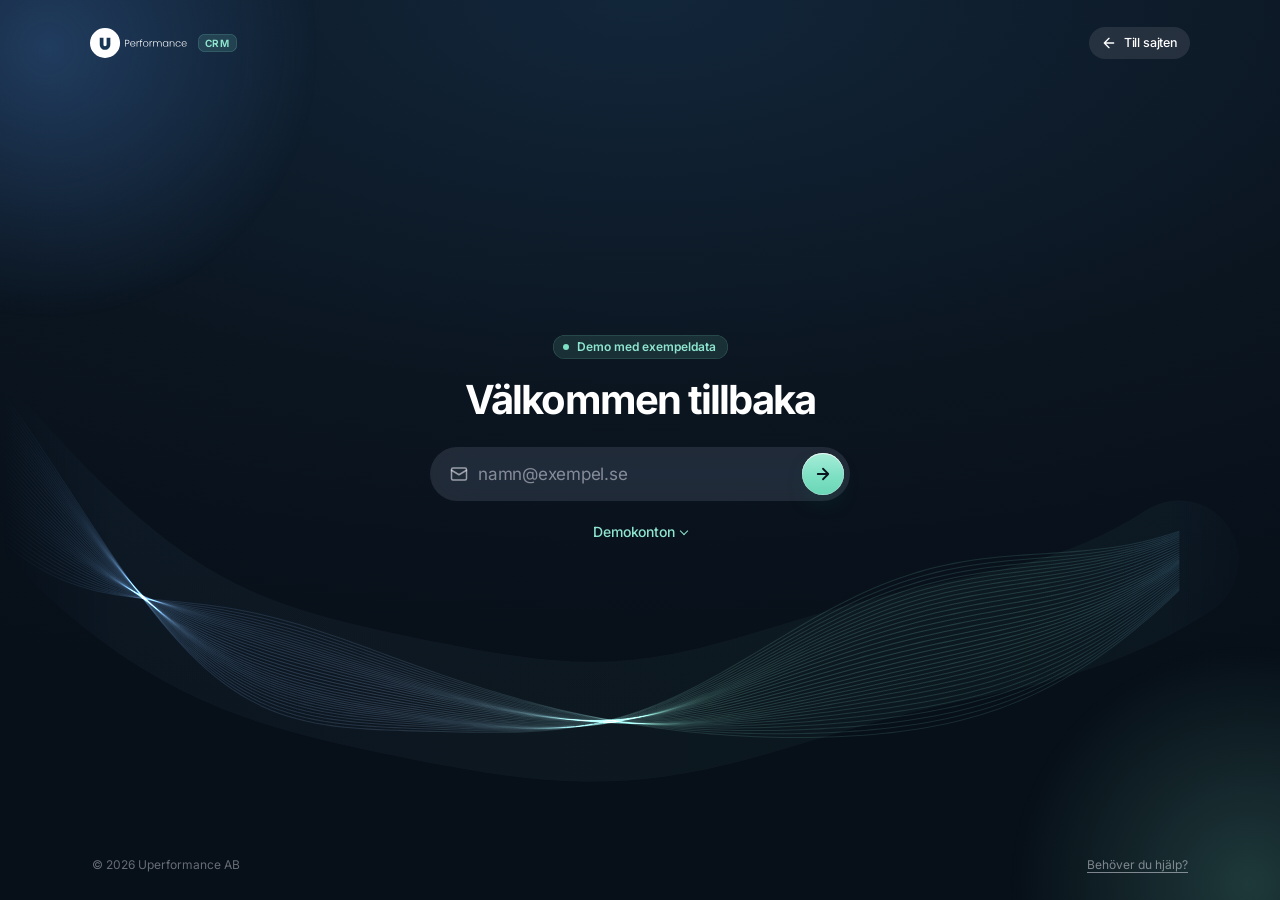
<file: crm/index.html>
<!doctype html>
<html lang="sv">
<head>
<meta charset="utf-8">
<script src="skarpt.js"></script>
<script>
  // Inloggningsvakten: den som inte är inloggad skickas till inloggningssidan (och tillbaka hit efteråt).
  // Skarpt läge (node server/server.js sätter window.UP_SKARPT i skarpt.js): servern avgör via sessionskakan.
  // Demoläget: inloggning utan lösenord i webbläsaren. Hemsidan loggar ut – därför kontrolleras det även när
  // sidan visas från bakåt/framåt-cachen och när en annan flik loggar ut.
  // 3D väntas (WebGL2 finns): 3D-sidorna ritas direkt i sin slutliga form i stället för att visa reservversionen först.
  // scener.js tar bort flaggan om scenerna inte kan visas – då syns reservversionerna som förut.
  // 3D kan stängas av i adminpanelens inställningar (up-crm-3d = av) – då står hjältarna direkt utan scen
  if ('WebGL2RenderingContext' in window && (() => { try { return localStorage.getItem('up-crm-3d') !== 'av'; } catch (err) { return true; } })()) document.documentElement.setAttribute('data-3d', '');
  // Infälld sidomeny (dator) sätts före första målningen så att den inte blinkar till
  try { if (localStorage.getItem('up-crm-sido-dold') === '1') document.documentElement.setAttribute('data-sido-dold', ''); } catch (err) { /* ingen lagring */ }
  (() => {
    // orsak (skarpt läge): servern vet varför kakan inte gäller – inaktiverat konto eller utloggad av en administratör
    const tillInloggning = (orsak) => {
      window.UP_OMDIRIGERAR = true; const q = new URLSearchParams();
      if (/^#\/[\w\/-]+$/.test(location.hash)) q.set('nasta', location.hash);
      if (orsak === 'inaktiverad' || orsak === 'utloggad-av-admin') q.set('orsak', orsak);
      location.replace('logga-in.html' + (q.toString() ? '?' + q : ''));
    };
    const S = window.UP_SKARPT && window.UP_SKARPT.lage === 'skarp' ? window.UP_SKARPT : null;
    if (S) {
      document.documentElement.setAttribute('data-lage', 'skarp');
      if (!S.inloggad) { tillInloggning(S.orsak); return; }
      addEventListener('pageshow', (ev) => {
        if (!ev.persisted) return;
        fetch('/api/jag', { credentials: 'same-origin', cache: 'no-store', headers: { Accept: 'application/json' } }).then((r) => { if (r.status === 401) r.json().then((j) => tillInloggning(j && j.orsak), () => tillInloggning()); }, () => {});
      });
      // Utloggning i en annan flik (den här fliken loggar själv ut via "Logga ut" och sätter UP_LOGGAR_UT)
      try { new BroadcastChannel('up-crm').addEventListener('message', (ev) => { if (ev.data && ev.data.typ === 'utloggad' && !window.UP_LOGGAR_UT) tillInloggning(); }); } catch (err) { /* äldre webbläsare – storage nedan räcker */ }
      addEventListener('storage', (ev) => { if (ev.key === 'up-crm-utloggning' && ev.newValue) tillInloggning(); });
      return;
    }
    // Visningslänk (bara demoläget): /crm/?visa=salj eller ?visa=test loggar in demorollen direkt, så att en länk kan skickas
    // till någon som ska titta utan att behöva gå via inloggningssidan. Parametern tas bort ur adressen efteråt.
    const visa = { salj: 'gs', chef: 'gs', test: 'dr', admin: 'ad' }[new URLSearchParams(location.search).get('visa')];
    if (visa) {
      try {
        localStorage.setItem('up-crm-jag', visa);
        localStorage.setItem('up-crm-inloggad', JSON.stringify({ id: visa, tid: new Date().toISOString(), demo: true, visning: true }));
      } catch (err) { /* privat läge – CRM:et släpper då in ändå */ }
      try { const q = new URLSearchParams(location.search); q.delete('visa'); history.replaceState(null, '', location.pathname + (q.toString() ? '?' + q : '') + location.hash); } catch (err) { /* ignorera */ }
    }
    const utloggad = () => { try { return !localStorage.getItem('up-crm-inloggad'); } catch (err) { return false; } };
    if (utloggad()) tillInloggning();
    addEventListener('pageshow', (ev) => { if (ev.persisted && utloggad()) tillInloggning(); });
    addEventListener('storage', (ev) => { if ((ev.key === 'up-crm-inloggad' || ev.key === null) && utloggad()) tillInloggning(); });
  })();
</script>
<meta name="viewport" content="width=device-width, initial-scale=1, viewport-fit=cover">
<meta name="referrer" content="same-origin">
<title>Uperformance CRM – prototyp</title>
<meta name="robots" content="noindex">
<meta name="theme-color" content="#0b1520">
<script src="tema-tidigt.js?v=3"></script>
<!-- Virveln när man kommer från inloggningen (laddning.js) – först, så att bläcket täcker sidan före första målningen -->
<link rel="stylesheet" href="laddning.css?v=6">
<script src="laddning.js?v=9" data-crm></script>
<link rel="icon" href="favicon.png" type="image/png">
<!-- Typsnitten ligger på vår egen server (GDPR) – inget hämtas från Google -->
<link rel="stylesheet" href="../assets/typsnitt/typsnitt.css?v=1">
<link rel="stylesheet" href="crm.css?v=62">
<link rel="stylesheet" href="premium.css?v=42">
<link rel="stylesheet" href="mote.css?v=13">
<link rel="stylesheet" href="film.css?v=2">
<link rel="stylesheet" href="mote-paket.css?v=1">
<link rel="stylesheet" href="motescen.css?v=32">
<link rel="stylesheet" href="sidor.css?v=151">
<link rel="stylesheet" href="inspelning.css?v=11">
<link rel="stylesheet" href="samtal.css?v=5">
<link rel="stylesheet" href="samtal-dela.css?v=5">
<link rel="stylesheet" href="videomote.css?v=6">
<link rel="stylesheet" href="chatt.css?v=38">
<link rel="stylesheet" href="ledning.css?v=72">
<link rel="stylesheet" href="enkat-rapport.css?v=5">
<link rel="stylesheet" href="enkater.css?v=7">
<link rel="stylesheet" href="abonnemang.css?v=27">
<link rel="stylesheet" href="forfragningar.css?v=1">
<link rel="stylesheet" href="import.css?v=2">
<link rel="stylesheet" href="hjalp.css?v=2">
<link rel="stylesheet" href="diagram.css?v=2">
<link rel="stylesheet" href="tema-toner.css?v=25">
<link rel="stylesheet" href="tema.css?v=38">
<link rel="stylesheet" href="glas.css?v=29" media="screen">
<link rel="stylesheet" href="sidorals.css?v=8">
<link rel="stylesheet" href="sidomeny.css?v=23">
<link rel="stylesheet" href="../assets/valj.css?v=13">
<link rel="stylesheet" href="../assets/kalender.css?v=14">
<link rel="stylesheet" href="../assets/overgang.css?v=2">
<link rel="stylesheet" href="../assets/logga.css?v=4">
<link rel="stylesheet" href="apple.css?v=66">
<link rel="stylesheet" href="apple-1.css?v=2">
<link rel="stylesheet" href="apple-2.css?v=2">
<link rel="stylesheet" href="apple-3.css?v=2">
<link rel="stylesheet" href="apple-4.css?v=2">
<link rel="stylesheet" href="guide.css?v=2">
<script src="../assets/overgang.js?v=3"></script>
<script src="data.js?v=25" defer></script>
<script src="../assets/valj.js?v=2" defer></script>
<script src="../assets/kalender.js?v=4" defer></script>
<script src="lager.js?v=26" defer></script>
<script src="filregler.js?v=1" defer></script>
<script src="filskanner.js?v=2" defer></script>
<script src="film.js?v=3" defer></script>
<script src="mote.js?v=17" defer></script>
<script src="tema.js?v=7" defer></script>
<script src="installningar.js?v=12" defer></script>
<script src="ledning.js?v=47" defer></script>
<script src="sakerhet.js?v=24" defer></script>
<script src="inspelning.js?v=6" defer></script>
<script src="samtal.js?v=3" defer></script>
<script src="samtal-ui.js?v=7" defer></script>
<script src="samtal-dela.js?v=2" defer></script>
<script src="videomote.js?v=8" defer></script>
<script src="sidorals.js?v=4" defer></script>
<script src="sidomeny.js?v=7" defer></script>
<script src="aviseringar.js?v=6" defer></script>
<script src="chatt.js?v=38" defer></script>
<script src="diagram.js?v=1" defer></script>
<script src="enkatlogik.js?v=5" defer></script>
<script src="qr.js?v=1" defer></script>
<script src="enkater.js?v=9" defer></script>
<script src="abonnemang.js?v=16" defer></script>
<script src="forfragningar.js?v=3" defer></script>
<script src="import.js?v=5" defer></script>
<script src="hjalp-innehall.js?v=1" defer></script>
<script src="hjalp.js?v=2" defer></script>
<script src="mjuka-val.js?v=11" defer></script>
<script src="../assets/logga.js?v=1" defer></script>
<script src="guide.js?v=8" defer></script>
<script src="guide-turer.js?v=6" defer></script>
<script src="crm.js?v=182" defer></script>
<script src="motescen.js?v=16" defer></script>
<script type="module" src="scener.js?v=94"></script>
</head>
<body>

<svg width="0" height="0" style="position:absolute" aria-hidden="true" focusable="false">
  <defs>
    <!-- symbolernas tvåtonslinjer (crm.css modul 21: --emo-grad) – ljus yta och mörk yta -->
    <linearGradient id="ikg-navy" gradientUnits="userSpaceOnUse" x1="4" y1="21" x2="20" y2="3"><stop offset="0" stop-color="#183653"/><stop offset="1" stop-color="#2f7fa8"/></linearGradient>
    <linearGradient id="ikg-mint" gradientUnits="userSpaceOnUse" x1="4" y1="21" x2="20" y2="3"><stop offset="0" stop-color="#0b5e4a"/><stop offset="1" stop-color="#1fb38f"/></linearGradient>
    <linearGradient id="ikg-is" gradientUnits="userSpaceOnUse" x1="4" y1="21" x2="20" y2="3"><stop offset="0" stop-color="#24527c"/><stop offset="1" stop-color="#4f93cf"/></linearGradient>
    <linearGradient id="ikg-orange" gradientUnits="userSpaceOnUse" x1="4" y1="21" x2="20" y2="3"><stop offset="0" stop-color="#9a4f0e"/><stop offset="1" stop-color="#e08a2e"/></linearGradient>
    <linearGradient id="ikg-rod" gradientUnits="userSpaceOnUse" x1="4" y1="21" x2="20" y2="3"><stop offset="0" stop-color="#b23b26"/><stop offset="1" stop-color="#e8705a"/></linearGradient>
    <linearGradient id="ikg-gul" gradientUnits="userSpaceOnUse" x1="4" y1="21" x2="20" y2="3"><stop offset="0" stop-color="#8c5d05"/><stop offset="1" stop-color="#d6a127"/></linearGradient>
    <linearGradient id="ikg-ljus" gradientUnits="userSpaceOnUse" x1="4" y1="21" x2="20" y2="3"><stop offset="0" stop-color="#7ee0c3"/><stop offset="1" stop-color="#c4e6ff"/></linearGradient>
    <linearGradient id="ikg-ljus-orange" gradientUnits="userSpaceOnUse" x1="4" y1="21" x2="20" y2="3"><stop offset="0" stop-color="#ffb36b"/><stop offset="1" stop-color="#ffe2b6"/></linearGradient>
    <linearGradient id="ikg-ljus-rod" gradientUnits="userSpaceOnUse" x1="4" y1="21" x2="20" y2="3"><stop offset="0" stop-color="#ff9b86"/><stop offset="1" stop-color="#ffd3c8"/></linearGradient>
    <linearGradient id="ikg-ljus-gul" gradientUnits="userSpaceOnUse" x1="4" y1="21" x2="20" y2="3"><stop offset="0" stop-color="#ffd27a"/><stop offset="1" stop-color="#fff2c6"/></linearGradient>
    <linearGradient id="ikg-ljus-is" gradientUnits="userSpaceOnUse" x1="4" y1="21" x2="20" y2="3"><stop offset="0" stop-color="#a7d2ff"/><stop offset="1" stop-color="#e6f2ff"/></linearGradient>
    <linearGradient id="spark-grad" x1="0" y1="0" x2="0" y2="1"><stop offset="0" stop-color="#7ee0c3" stop-opacity=".45"/><stop offset="1" stop-color="#7ee0c3" stop-opacity="0"/></linearGradient>
    <linearGradient id="stapel-grad" x1="0" y1="0" x2="0" y2="1"><stop offset="0" stop-color="#7ee0c3"/><stop offset="1" stop-color="#183653"/></linearGradient>
  </defs>
  <symbol id="i-chevron" viewBox="0 0 24 24"><path pathLength="1" d="m7 10 5 5 5-5"/></symbol>
  <symbol id="i-blixt" viewBox="0 0 24 24"><path pathLength="1" d="M4 14a1 1 0 0 1-.78-1.63l9.9-10.2a.5.5 0 0 1 .86.46l-1.92 6.02A1 1 0 0 0 13 10h7a1 1 0 0 1 .78 1.63l-9.9 10.2a.5.5 0 0 1-.86-.46l1.92-6.02A1 1 0 0 0 11 14z"/></symbol>
  <symbol id="u-mark" viewBox="0 0 396 395"><path fill="none" stroke="currentColor" stroke-width="20" d="M198,10c103.9,0,188,84,188,187.5s-84.1,187.5-188,187.5S10,301,10,197.5,94.1,10,198,10Z"/><path fill="currentColor" d="M177.5,127.8v88.6c0,7.3,1.6,13,4.7,17.3,3.3,4.1,8.4,6.2,15.5,6.2s12.4-2.1,15.8-6.2c3.4-4.3,5.1-10.1,5.1-17.3v-88.6h49.1v88.6c0,14.9-3.1,27.8-9.3,38.4-6.2,10.5-14.7,18.4-25.5,23.8-10.8,5.3-22.9,8-36.2,8s-25.2-2.7-35.5-8c-10.2-5.3-18.2-13.2-24-23.8-5.8-10.5-8.7-23.3-8.7-38.4v-88.6h49.1-.1Z"/></symbol>
  <symbol id="i-hem" viewBox="0 0 24 24"><path pathLength="1" d="M3 10.5 12 3l9 7.5V20a1 1 0 0 1-1 1h-5v-6h-6v6H4a1 1 0 0 1-1-1z"/></symbol>
  <symbol id="i-kunder" viewBox="0 0 24 24"><rect pathLength="1" x="4" y="2" width="16" height="20" rx="2"/><path pathLength="1" d="M9 22v-4h6v4M8 6h.01M12 6h.01M16 6h.01M8 10h.01M12 10h.01M16 10h.01M8 14h.01M12 14h.01M16 14h.01"/></symbol>
  <symbol id="i-salj" viewBox="0 0 24 24"><path pathLength="1" d="M3 3v18h18"/><path pathLength="1" d="m7 14 4-4 4 4 5-6"/></symbol>
  <symbol id="i-projekt" viewBox="0 0 24 24"><rect pathLength="1" x="3" y="4" width="18" height="16" rx="2"/><path pathLength="1" d="M8 4v16M14 4v16"/></symbol>
  <symbol id="i-klubb" viewBox="0 0 24 24"><path pathLength="1" d="M6 9H4.5a2.5 2.5 0 0 1 0-5H6M18 9h1.5a2.5 2.5 0 0 0 0-5H18M4 22h16M10 14.66V17c0 .55-.47.98-.97 1.21C7.85 18.75 7 20.24 7 22M14 14.66V17c0 .55.47.98.97 1.21C16.15 18.75 17 20.24 17 22M18 2H6v7a6 6 0 0 0 12 0V2Z"/></symbol>
  <symbol id="i-todo" viewBox="0 0 24 24"><rect pathLength="1" x="3" y="5" width="6" height="6" rx="1"/><path pathLength="1" d="m3 17 2 2 4-4M13 6h8M13 12h8M13 18h8"/></symbol>
  <symbol id="i-mer-cirkel" viewBox="0 0 24 24"><circle pathLength="1" cx="12" cy="12" r="9.25"/><circle pathLength="1" cx="7.6" cy="12" r=".9" fill="currentColor"/><circle pathLength="1" cx="12" cy="12" r=".9" fill="currentColor"/><circle pathLength="1" cx="16.4" cy="12" r=".9" fill="currentColor"/></symbol>
  <symbol id="i-mer" viewBox="0 0 24 24"><circle pathLength="1" cx="5" cy="12" r="1.5"/><circle pathLength="1" cx="12" cy="12" r="1.5"/><circle pathLength="1" cx="19" cy="12" r="1.5"/></symbol>
  <symbol id="i-plus" viewBox="0 0 24 24"><path pathLength="1" d="M12 5v14M5 12h14"/></symbol>
  <symbol id="i-sok" viewBox="0 0 24 24"><circle pathLength="1" cx="11" cy="11" r="7"/><path pathLength="1" d="m20 20-3.5-3.5"/></symbol>
  <symbol id="i-pil" viewBox="0 0 24 24"><path pathLength="1" d="M5 12h14M12 5l7 7-7 7"/></symbol>
  <symbol id="i-pil-v" viewBox="0 0 24 24"><path pathLength="1" d="M19 12H5M12 19l-7-7 7-7"/></symbol>
  <symbol id="i-bock" viewBox="0 0 24 24"><path pathLength="1" d="M20 6 9 17l-5-5"/></symbol>
  <symbol id="i-stang" viewBox="0 0 24 24"><path pathLength="1" d="M18 6 6 18M6 6l12 12"/></symbol>
  <symbol id="i-anteckning" viewBox="0 0 24 24"><path pathLength="1" d="M12 20h9M16.5 3.5a2.12 2.12 0 0 1 3 3L7 19l-4 1 1-4Z"/></symbol>
  <symbol id="i-mote" viewBox="0 0 24 24"><path pathLength="1" d="M16 21v-2a4 4 0 0 0-4-4H6a4 4 0 0 0-4 4v2M22 21v-2a4 4 0 0 0-3-3.87M16 3.13a4 4 0 0 1 0 7.75"/><circle pathLength="1" cx="9" cy="7" r="4"/></symbol>
  <symbol id="i-samtal" viewBox="0 0 24 24"><path pathLength="1" d="M22 16.92v3a2 2 0 0 1-2.18 2 19.79 19.79 0 0 1-8.63-3.07 19.5 19.5 0 0 1-6-6A19.79 19.79 0 0 1 2.12 4.18 2 2 0 0 1 4.11 2h3a2 2 0 0 1 2 1.72c.13.96.36 1.9.7 2.81a2 2 0 0 1-.45 2.11L8.09 9.91a16 16 0 0 0 6 6l1.27-1.27a2 2 0 0 1 2.11-.45c.91.34 1.85.57 2.81.7A2 2 0 0 1 22 16.92z"/></symbol>
  <symbol id="i-mejl" viewBox="0 0 24 24"><rect pathLength="1" x="2" y="4" width="20" height="16" rx="2"/><path pathLength="1" d="m22 7-10 6L2 7"/></symbol>
  <symbol id="i-system" viewBox="0 0 24 24"><circle pathLength="1" cx="12" cy="12" r="3"/><path pathLength="1" d="M12 2v3M12 19v3M4.93 4.93l2.12 2.12M16.95 16.95l2.12 2.12M2 12h3M19 12h3M4.93 19.07l2.12-2.12M16.95 7.05l2.12-2.12"/></symbol>
  <symbol id="i-dokument" viewBox="0 0 24 24"><path pathLength="1" d="M15 2H6a2 2 0 0 0-2 2v16a2 2 0 0 0 2 2h12a2 2 0 0 0 2-2V7Z"/><path pathLength="1" d="M14 2v4a2 2 0 0 0 2 2h4M16 13H8M16 17H8M10 9H8"/></symbol>
  <symbol id="i-uppladdning" viewBox="0 0 24 24"><path pathLength="1" d="M21 15v4a2 2 0 0 1-2 2H5a2 2 0 0 1-2-2v-4M17 8l-5-5-5 5M12 3v12"/></symbol>
  <symbol id="i-ladda-ner" viewBox="0 0 24 24"><path pathLength="1" d="M21 15v4a2 2 0 0 1-2 2H5a2 2 0 0 1-2-2v-4"/><path pathLength="1" d="m7 10 5 5 5-5M12 15V3"/></symbol>
  <symbol id="i-skrivare" viewBox="0 0 24 24"><path pathLength="1" d="M6 9V2h12v7M6 18H4a2 2 0 0 1-2-2v-5a2 2 0 0 1 2-2h16a2 2 0 0 1 2 2v5a2 2 0 0 1-2 2h-2"/><rect pathLength="1" x="6" y="14" width="12" height="8"/></symbol>
  <symbol id="i-kalender" viewBox="0 0 24 24"><rect pathLength="1" x="3" y="4" width="18" height="18" rx="2"/><path pathLength="1" d="M16 2v4M8 2v4M3 10h18"/></symbol>
  <symbol id="i-plats" viewBox="0 0 24 24"><path pathLength="1" d="M20 10c0 6-8 12-8 12s-8-6-8-12a8 8 0 0 1 16 0Z"/><circle pathLength="1" cx="12" cy="10" r="3"/></symbol>
  <symbol id="i-anstallda" viewBox="0 0 24 24"><path pathLength="1" d="M19 21v-2a4 4 0 0 0-4-4H9a4 4 0 0 0-4 4v2"/><circle pathLength="1" cx="12" cy="7" r="4"/></symbol>
  <symbol id="i-varning" viewBox="0 0 24 24"><path pathLength="1" d="m21.73 18-8-14a2 2 0 0 0-3.48 0l-8 14A2 2 0 0 0 4 21h16a2 2 0 0 0 1.73-3Z"/><path pathLength="1" d="M12 9v4M12 17h.01"/></symbol>
  <symbol id="i-pengar" viewBox="0 0 24 24"><rect pathLength="1" x="2" y="6" width="20" height="12" rx="2"/><circle pathLength="1" cx="12" cy="12" r="2.5"/><path pathLength="1" d="M6 12h.01M18 12h.01"/></symbol>
  <symbol id="i-lank" viewBox="0 0 24 24"><path pathLength="1" d="M10 13a5 5 0 0 0 7.54.54l3-3a5 5 0 0 0-7.07-7.07l-1.72 1.71"/><path pathLength="1" d="M14 11a5 5 0 0 0-7.54-.54l-3 3a5 5 0 0 0 7.07 7.07l1.71-1.71"/></symbol>
  <symbol id="i-retur" viewBox="0 0 24 24"><path pathLength="1" d="M9 14 4 9l5-5"/><path pathLength="1" d="M4 9h10.5a5.5 5.5 0 0 1 0 11H11"/></symbol>
  <symbol id="i-flytta" viewBox="0 0 24 24"><path pathLength="1" d="m9 18 6-6-6-6"/></symbol>
  <symbol id="i-trend" viewBox="0 0 24 24"><path pathLength="1" d="M22 7 13.5 15.5l-5-5L2 17M16 7h6v6"/></symbol>
  <symbol id="i-klocka" viewBox="0 0 24 24"><circle pathLength="1" cx="12" cy="12" r="10"/><path pathLength="1" d="M12 6v6l4 2"/></symbol>
  <symbol id="i-info" viewBox="0 0 24 24"><circle pathLength="1" cx="12" cy="12" r="10"/><path pathLength="1" d="M12 16v-4M12 8h.01"/></symbol>
  <symbol id="i-video" viewBox="0 0 24 24"><rect pathLength="1" x="2.5" y="6" width="13" height="12" rx="3"/><path pathLength="1" d="m15.5 10.5 6-3.5v10l-6-3.5z"/></symbol><symbol id="i-film" viewBox="0 0 24 24"><rect pathLength="1" x="3" y="5" width="18" height="14" rx="3"/><path pathLength="1" d="M10 9.5v5l4.5-2.5z"/></symbol><symbol id="i-presentation" viewBox="0 0 24 24"><path pathLength="1" d="M3 4h18M4 4v10a2 2 0 0 0 2 2h12a2 2 0 0 0 2-2V4M12 16v4M8 21l4-1 4 1M9.5 8.5v4M12.5 7v5.5M15.5 10v2.5"/></symbol>
  <symbol id="i-las" viewBox="0 0 24 24"><rect pathLength="1" x="3" y="11" width="18" height="11" rx="2"/><path pathLength="1" d="M7 11V7a5 5 0 0 1 10 0v4"/></symbol>
  <symbol id="i-logga-ut" viewBox="0 0 24 24"><path pathLength="1" d="M9 21H5a2 2 0 0 1-2-2V5a2 2 0 0 1 2-2h4M16 17l5-5-5-5M21 12H9"/></symbol>
  <symbol id="i-hjarta" viewBox="0 0 24 24"><path pathLength="1" d="M20.8 4.6a5.5 5.5 0 0 0-7.8 0L12 5.7l-1-1.1a5.5 5.5 0 0 0-7.8 7.8l1 1.1L12 21l7.8-7.8 1-1.1a5.5 5.5 0 0 0 0-7.8z"/></symbol>
  <symbol id="i-redigera" viewBox="0 0 24 24"><path pathLength="1" d="M17 3a2.85 2.85 0 1 1 4 4L7.5 20.5 2 22l1.5-5.5Z"/></symbol>
  <symbol id="i-helskarm" viewBox="0 0 24 24"><path pathLength="1" d="M4 9V4h5M20 9V4h-5M4 15v5h5M20 15v5h-5"/></symbol>
  <symbol id="i-helskarm-ut" viewBox="0 0 24 24"><path pathLength="1" d="M9 4v5H4M15 4v5h5M9 20v-5H4M15 20v-5h5"/></symbol>
  <symbol id="i-papperskorg" viewBox="0 0 24 24"><path pathLength="1" d="M3 6h18M8 6V4a2 2 0 0 1 2-2h4a2 2 0 0 1 2 2v2M19 6l-1 14a2 2 0 0 1-2 2H8a2 2 0 0 1-2-2L5 6M10 11v6M14 11v6"/></symbol>
  <symbol id="i-aterstall" viewBox="0 0 24 24"><path pathLength="1" d="M3 12a9 9 0 1 0 9-9 9.75 9.75 0 0 0-6.74 2.74L3 8"/><path pathLength="1" d="M3 3v5h5"/></symbol>
  <!-- offertens tillval och program (TILLVAL_IKON i crm.js) – linjeikoner i samma stil, ersätter emojin -->
  <symbol id="i-matare" viewBox="0 0 24 24"><path pathLength="1" d="m12 14 4-4"/><path pathLength="1" d="M3.34 19a10 10 0 1 1 17.32 0"/></symbol>
  <symbol id="i-rorlighet" viewBox="0 0 24 24"><path pathLength="1" d="M4 20h16"/><path pathLength="1" d="M4 20 16.5 7.5"/><path pathLength="1" d="M11 20a7 7 0 0 0-2.05-4.95"/><circle pathLength="1" cx="17.5" cy="6.5" r="1.5"/></symbol>
  <symbol id="i-styrka" viewBox="0 0 24 24"><rect pathLength="1" x="5" y="6.5" width="3.5" height="11" rx="1.2"/><rect pathLength="1" x="15.5" y="6.5" width="3.5" height="11" rx="1.2"/><path pathLength="1" d="M2 12h3M8.5 12h7M19 12h3"/></symbol>
  <symbol id="i-hopp" viewBox="0 0 24 24"><path pathLength="1" d="m18 9-6-6-6 6"/><path pathLength="1" d="M12 3v14"/><path pathLength="1" d="M5 21h14"/></symbol>
  <symbol id="i-droppe" viewBox="0 0 24 24"><path pathLength="1" d="M12 22a7 7 0 0 0 7-7c0-2-1-3.9-3-5.5s-3.5-4-4-6.5c-.5 2.5-2 4.9-4 6.5C6 11.1 5 13 5 15a7 7 0 0 0 7 7z"/></symbol>
  <symbol id="i-skanna" viewBox="0 0 24 24"><path pathLength="1" d="M3 7V5a2 2 0 0 1 2-2h2"/><path pathLength="1" d="M17 3h2a2 2 0 0 1 2 2v2"/><path pathLength="1" d="M21 17v2a2 2 0 0 1-2 2h-2"/><path pathLength="1" d="M7 21H5a2 2 0 0 1-2-2v-2"/><path pathLength="1" d="M7 12h10"/></symbol>
  <symbol id="i-andning" viewBox="0 0 24 24"><path pathLength="1" d="M12.8 19.6A2 2 0 1 0 14 16H2"/><path pathLength="1" d="M17.5 8a2.5 2.5 0 1 1 2 4H2"/><path pathLength="1" d="M9.8 4.4A2 2 0 1 1 11 8H2"/></symbol>
  <symbol id="i-puls" viewBox="0 0 24 24"><path pathLength="1" d="M19 14c1.49-1.46 3-3.21 3-5.5A5.5 5.5 0 0 0 16.5 3c-1.76 0-3 .5-4.5 2-1.5-1.5-2.74-2-4.5-2A5.5 5.5 0 0 0 2 8.5c0 2.3 1.5 4.05 3 5.5l7 7Z"/><path pathLength="1" d="M3.22 12H9.5l.5-1 2 4.5 2-7 1.5 3.5h5.27"/></symbol>
  <symbol id="i-mobil" viewBox="0 0 24 24"><rect pathLength="1" x="5" y="2" width="14" height="20" rx="2.5"/><path pathLength="1" d="M11 18h2"/></symbol>
  <symbol id="i-enkat" viewBox="0 0 24 24"><rect pathLength="1" x="4" y="3" width="16" height="18" rx="2.5"/><path pathLength="1" d="M8 8.5l1.2 1.2L11.5 7.4M8 14.5l1.2 1.2 2.3-2.3"/><path pathLength="1" d="M14 8.5h3M14 14.5h3"/></symbol>
  <symbol id="i-qr" viewBox="0 0 24 24"><rect pathLength="1" x="3" y="3" width="7" height="7" rx="1.5"/><rect pathLength="1" x="14" y="3" width="7" height="7" rx="1.5"/><rect pathLength="1" x="3" y="14" width="7" height="7" rx="1.5"/><path pathLength="1" d="M14 14h3v3h-3zM20 14v.01M14 20h.01M17 20h4v-3"/></symbol>
  <symbol id="i-stapel" viewBox="0 0 24 24"><path pathLength="1" d="M3 3v16a2 2 0 0 0 2 2h16"/><path pathLength="1" d="M18 17V9"/><path pathLength="1" d="M13 17V5"/><path pathLength="1" d="M8 17v-3"/></symbol>
  <symbol id="i-kompass" viewBox="0 0 24 24"><circle pathLength="1" cx="12" cy="12" r="10"/><path pathLength="1" d="m16.24 7.76-1.804 5.411a2 2 0 0 1-1.265 1.265L7.76 16.24l1.804-5.411a2 2 0 0 1 1.265-1.265z"/></symbol>
  <symbol id="i-underlag" viewBox="0 0 24 24"><rect pathLength="1" x="8" y="2" width="8" height="4" rx="1"/><path pathLength="1" d="M16 4h2a2 2 0 0 1 2 2v14a2 2 0 0 1-2 2H6a2 2 0 0 1-2-2V6a2 2 0 0 1 2-2h2"/><path pathLength="1" d="M12 11h4M12 16h4M8 11h.01M8 16h.01"/></symbol>
  <symbol id="i-order" viewBox="0 0 24 24"><path pathLength="1" d="M15 2H6a2 2 0 0 0-2 2v16a2 2 0 0 0 2 2h12a2 2 0 0 0 2-2V7Z"/><path pathLength="1" d="M14 2v4a2 2 0 0 0 2 2h4"/><path pathLength="1" d="m9 15 2 2 4-4"/></symbol>
  <!-- CRM:ets symboler (UPEMO i crm.js) – linjeikoner som ersätter emojin i hela CRM:et (2026-10-22) -->
  <symbol id="i-prat" viewBox="0 0 24 24"><path pathLength="1" d="M7.9 20A9 9 0 1 0 4 16.1L2 22Z"/><path pathLength="1" d="M8 12h.01M12 12h.01M16 12h.01"/></symbol>
  <symbol id="i-medalj" viewBox="0 0 24 24"><path pathLength="1" d="m15.477 12.89 1.515 8.526a.5.5 0 0 1-.81.47l-3.58-2.687a1 1 0 0 0-1.197 0l-3.586 2.686a.5.5 0 0 1-.81-.469l1.514-8.526"/><circle pathLength="1" cx="12" cy="8" r="6"/></symbol>
  <symbol id="i-stetoskop" viewBox="0 0 24 24"><path pathLength="1" d="M11 2v2"/><path pathLength="1" d="M5 2v2"/><path pathLength="1" d="M5 3H4a2 2 0 0 0-2 2v4a6 6 0 0 0 12 0V5a2 2 0 0 0-2-2h-1"/><path pathLength="1" d="M8 15a6 6 0 0 0 12 0v-3"/><circle pathLength="1" cx="20" cy="10" r="2"/></symbol>
  <symbol id="i-vag" viewBox="0 0 24 24"><path pathLength="1" d="m16 16 3-8 3 8c-.87.65-1.92 1-3 1s-2.13-.35-3-1Z"/><path pathLength="1" d="m2 16 3-8 3 8c-.87.65-1.92 1-3 1s-2.13-.35-3-1Z"/><path pathLength="1" d="M7 21h10"/><path pathLength="1" d="M12 3v18"/><path pathLength="1" d="M3 7h2c2 0 5-1 7-2 2 1 5 2 7 2h2"/></symbol>
  <symbol id="i-faktura" viewBox="0 0 24 24"><path pathLength="1" d="M4 2v20l2-1 2 1 2-1 2 1 2-1 2 1 2-1 2 1V2l-2 1-2-1-2 1-2-1-2 1-2-1-2 1Z"/><path pathLength="1" d="M16 8h-6a2 2 0 1 0 0 4h4a2 2 0 1 1 0 4H8"/><path pathLength="1" d="M12 17.5v-11"/></symbol>
  <symbol id="i-flagga" viewBox="0 0 24 24"><path pathLength="1" d="M4 15s1-1 4-1 5 2 8 2 4-1 4-1V3s-1 1-4 1-5-2-8-2-4 1-4 1z"/><path pathLength="1" d="M4 22v-7"/></symbol>
  <symbol id="i-gem" viewBox="0 0 24 24"><path pathLength="1" d="m21.44 11.05-9.19 9.19a6 6 0 0 1-8.49-8.49l8.57-8.57A4 4 0 1 1 18 8.84l-8.59 8.57a2 2 0 0 1-2.83-2.83l8.49-8.48"/></symbol>
  <symbol id="i-rutnat" viewBox="0 0 24 24"><rect pathLength="1" x="3" y="3" width="7" height="7" rx="1.5"/><rect pathLength="1" x="14" y="3" width="7" height="7" rx="1.5"/><rect pathLength="1" x="14" y="14" width="7" height="7" rx="1.5"/><rect pathLength="1" x="3" y="14" width="7" height="7" rx="1.5"/></symbol>
  <symbol id="i-grodd" viewBox="0 0 24 24"><path pathLength="1" d="M7 20h10"/><path pathLength="1" d="M10 20c5.5-2.5.8-6.4 3-10"/><path pathLength="1" d="M9.5 9.4c1.1.8 1.8 2.2 2.3 3.7-2 .4-3.5.4-4.8-.3-1.2-.6-2.3-1.9-3-4.2 2.8-.5 4.4 0 5.5.8z"/><path pathLength="1" d="M14.1 6a7 7 0 0 0-1.1 4c1.9-.1 3.3-.6 4.3-1.4 1-1 1.6-2.3 1.7-4.6-2.7.1-4 1-4.9 2z"/></symbol>
  <symbol id="i-larm" viewBox="0 0 24 24"><circle pathLength="1" cx="12" cy="13" r="8"/><path pathLength="1" d="M12 9v4l2 2"/><path pathLength="1" d="M5 3 2 6"/><path pathLength="1" d="m22 6-3-3"/><path pathLength="1" d="M6.38 18.7 4 21"/><path pathLength="1" d="M17.64 18.67 20 21"/></symbol>
  <symbol id="i-sol" viewBox="0 0 24 24"><circle pathLength="1" cx="12" cy="12" r="4"/><path pathLength="1" d="M12 2v2M12 20v2m-7.07-17.07 1.41 1.41m11.32 11.32 1.41 1.41M2 12h2m16 0h2M6.34 17.66l-1.41 1.41M19.07 4.93l-1.41 1.41"/></symbol>
  <symbol id="i-nal" viewBox="0 0 24 24"><path pathLength="1" d="M12 17v5"/><path pathLength="1" d="M9 10.76a2 2 0 0 1-1.11 1.79l-1.78.9A2 2 0 0 0 5 15.24V16a1 1 0 0 0 1 1h12a1 1 0 0 0 1-1v-.76a2 2 0 0 0-1.11-1.79l-1.78-.9A2 2 0 0 1 15 10.76V7a1 1 0 0 1 1-1 2 2 0 0 0 0-4H8a2 2 0 0 0 0 4 1 1 0 0 1 1 1z"/></symbol>
  <symbol id="i-klar" viewBox="0 0 24 24"><circle pathLength="1" cx="12" cy="12" r="10"/><path pathLength="1" d="m9 12 2 2 4-4"/></symbol>
  <symbol id="i-soluppgang" viewBox="0 0 24 24"><path pathLength="1" d="M12 2v8"/><path pathLength="1" d="m4.93 10.93 1.41 1.41M2 18h2M20 18h2m-.93-7.07-1.41 1.41"/><path pathLength="1" d="M22 22H2"/><path pathLength="1" d="m8 6 4-4 4 4"/><path pathLength="1" d="M16 18a4 4 0 0 0-8 0"/></symbol>
  <symbol id="i-mane" viewBox="0 0 24 24"><path pathLength="1" d="M12 3a6 6 0 0 0 9 9 9 9 0 1 1-9-9Z"/></symbol>
  <symbol id="i-skold" viewBox="0 0 24 24"><path pathLength="1" d="M20 13c0 5-3.5 7.5-7.66 8.95a1 1 0 0 1-.67-.01C7.5 20.5 4 18 4 13V6a1 1 0 0 1 1-1c2 0 4.5-1.2 6.24-2.72a1.17 1.17 0 0 1 1.52 0C14.51 3.81 17 5 19 5a1 1 0 0 1 1 1z"/><path pathLength="1" d="m9 12 2 2 4-4"/></symbol>
  <symbol id="i-nyckel" viewBox="0 0 24 24"><path pathLength="1" d="M2.586 17.414A2 2 0 0 0 2 18.828V21a1 1 0 0 0 1 1h3a1 1 0 0 0 1-1v-1a1 1 0 0 1 1-1h1a1 1 0 0 0 1-1v-1a1 1 0 0 1 1-1h.172a2 2 0 0 0 1.414-.586l.814-.814a6.5 6.5 0 1 0-4-4z"/><circle pathLength="1" cx="16.5" cy="7.5" r=".5"/></symbol>
  <symbol id="i-signera" viewBox="0 0 24 24"><path pathLength="1" d="M12 20h9"/><path pathLength="1" d="M16.376 3.622a1 1 0 0 1 3.002 3.002L7.368 18.635a2 2 0 0 1-.855.506l-2.872.838a.5.5 0 0 1-.62-.62l.838-2.872a2 2 0 0 1 .506-.854z"/></symbol>
  <symbol id="i-mynt" viewBox="0 0 24 24"><circle pathLength="1" cx="8" cy="8" r="6"/><path pathLength="1" d="M18.09 10.37A6 6 0 1 1 10.34 18"/><path pathLength="1" d="M7 6h1v4"/><path pathLength="1" d="m16.71 13.88.7.71-2.82 2.82"/></symbol>
  <symbol id="i-timglas" viewBox="0 0 24 24"><path pathLength="1" d="M5 22h14"/><path pathLength="1" d="M5 2h14"/><path pathLength="1" d="M17 22v-4.172a2 2 0 0 0-.586-1.414L12 12l-4.414 4.414A2 2 0 0 0 7 17.828V22"/><path pathLength="1" d="M7 2v4.172a2 2 0 0 0 .586 1.414L12 12l4.414-4.414A2 2 0 0 0 17 6.172V2"/></symbol>
  <symbol id="i-mal" viewBox="0 0 24 24"><circle pathLength="1" cx="12" cy="12" r="10"/><circle pathLength="1" cx="12" cy="12" r="6"/><circle pathLength="1" cx="12" cy="12" r="2"/></symbol>
  <symbol id="i-portfolj" viewBox="0 0 24 24"><path pathLength="1" d="M16 20V4a2 2 0 0 0-2-2h-4a2 2 0 0 0-2 2v16"/><rect pathLength="1" x="2" y="6" width="20" height="14" rx="2"/></symbol>
  <symbol id="i-kalkyl" viewBox="0 0 24 24"><rect pathLength="1" x="4" y="2" width="16" height="20" rx="2"/><path pathLength="1" d="M8 6h8"/><path pathLength="1" d="M16 14v4"/><path pathLength="1" d="M16 10h.01M12 10h.01M8 10h.01M12 14h.01M8 14h.01M12 18h.01M8 18h.01"/></symbol>
  <symbol id="i-gnista" viewBox="0 0 24 24"><path pathLength="1" d="M9.937 15.5A2 2 0 0 0 8.5 14.063l-6.135-1.582a.5.5 0 0 1 0-.962L8.5 9.936A2 2 0 0 0 9.937 8.5l1.582-6.135a.5.5 0 0 1 .963 0L14.063 8.5A2 2 0 0 0 15.5 9.937l6.135 1.581a.5.5 0 0 1 0 .964L15.5 14.063a2 2 0 0 0-1.437 1.437l-1.582 6.135a.5.5 0 0 1-.963 0z"/><path pathLength="1" d="M20 3v4M22 5h-4M4 17v2M5 18H3"/></symbol>
  <symbol id="i-glodlampa" viewBox="0 0 24 24"><path pathLength="1" d="M15 14c.2-1 .7-1.7 1.5-2.5 1-.9 1.5-2.2 1.5-3.5A6 6 0 0 0 6 8c0 1 .2 2.2 1.5 3.5.7.7 1.3 1.5 1.5 2.5"/><path pathLength="1" d="M9 18h6"/><path pathLength="1" d="M10 22h4"/></symbol>
  <symbol id="i-omtest" viewBox="0 0 24 24"><path pathLength="1" d="M3 12a9 9 0 0 1 9-9 9.75 9.75 0 0 1 6.74 2.74L21 8"/><path pathLength="1" d="M21 3v5h-5"/><path pathLength="1" d="M21 12a9 9 0 0 1-9 9 9.75 9.75 0 0 1-6.74-2.74L3 16"/><path pathLength="1" d="M8 16H3v5"/></symbol>
  <symbol id="i-inkorg" viewBox="0 0 24 24"><path pathLength="1" d="M22 12h-6l-2 3h-4l-2-3H2"/><path pathLength="1" d="M5.45 5.11 2 12v6a2 2 0 0 0 2 2h16a2 2 0 0 0 2-2v-6l-3.45-6.89A2 2 0 0 0 16.76 4H7.24a2 2 0 0 0-1.79 1.11z"/></symbol>
  <symbol id="i-uppgradera" viewBox="0 0 24 24"><circle pathLength="1" cx="12" cy="12" r="10"/><path pathLength="1" d="m16 12-4-4-4 4"/><path pathLength="1" d="M12 16V8"/></symbol>
  <symbol id="i-kamera" viewBox="0 0 24 24"><path pathLength="1" d="M14.5 4h-5L7 7H4a2 2 0 0 0-2 2v9a2 2 0 0 0 2 2h16a2 2 0 0 0 2-2V9a2 2 0 0 0-2-2h-3l-2.5-3z"/><circle pathLength="1" cx="12" cy="13" r="3"/></symbol>
  <symbol id="i-bugg" viewBox="0 0 24 24"><path pathLength="1" d="m8 2 1.88 1.88"/><path pathLength="1" d="M14.12 3.88 16 2"/><path pathLength="1" d="M9 7.13v-1a3.003 3.003 0 1 1 6 0v1"/><path pathLength="1" d="M12 20c-3.3 0-6-2.7-6-6v-3a4 4 0 0 1 4-4h4a4 4 0 0 1 4 4v3c0 3.3-2.7 6-6 6"/><path pathLength="1" d="M12 20v-9"/><path pathLength="1" d="M6.53 9C4.6 8.8 3 7.1 3 5"/><path pathLength="1" d="M6 13H2"/><path pathLength="1" d="M3 21c0-2.1 1.7-3.9 3.8-4"/><path pathLength="1" d="M20.97 5c0 2.1-1.6 3.8-3.5 4"/><path pathLength="1" d="M22 13h-4"/><path pathLength="1" d="M17.2 17c2.1.1 3.8 1.9 3.8 4"/></symbol>
  <symbol id="i-radar" viewBox="0 0 24 24"><path pathLength="1" d="M19.07 4.93A10 10 0 0 0 6.99 3.34"/><path pathLength="1" d="M4 6h.01"/><path pathLength="1" d="M2.29 9.62A10 10 0 1 0 21.31 8.35"/><path pathLength="1" d="M16.24 7.76A6 6 0 1 0 8.23 16.67"/><path pathLength="1" d="M12 18h.01"/><path pathLength="1" d="M17.99 11.66A6 6 0 0 1 15.77 16.67"/><circle pathLength="1" cx="12" cy="12" r="2"/><path pathLength="1" d="m13.41 10.59 5.66-5.66"/></symbol>
  <symbol id="i-oga-av" viewBox="0 0 24 24"><path pathLength="1" d="M10.733 5.076a10.744 10.744 0 0 1 11.205 6.575 1 1 0 0 1 0 .696 10.747 10.747 0 0 1-1.444 2.49"/><path pathLength="1" d="M14.084 14.158a3 3 0 0 1-4.242-4.242"/><path pathLength="1" d="M17.479 17.499a10.75 10.75 0 0 1-15.417-5.151 1 1 0 0 1 0-.696 10.75 10.75 0 0 1 4.446-5.143"/><path pathLength="1" d="m2 2 20 20"/></symbol>
  <symbol id="i-kaffe" viewBox="0 0 24 24"><path pathLength="1" d="M10 2v2"/><path pathLength="1" d="M14 2v2"/><path pathLength="1" d="M16 8a1 1 0 0 1 1 1v8a4 4 0 0 1-4 4H7a4 4 0 0 1-4-4V9a1 1 0 0 1 1-1h14a4 4 0 1 1 0 8h-1"/><path pathLength="1" d="M6 2v2"/></symbol>
  <symbol id="i-termometer" viewBox="0 0 24 24"><path pathLength="1" d="M14 4v10.54a4 4 0 1 1-4 0V4a2 2 0 0 1 4 0Z"/></symbol>
  <symbol id="i-flyg" viewBox="0 0 24 24"><path pathLength="1" d="M17.8 19.2 16 11l3.5-3.5C21 6 21.5 4 21 3c-1-.5-3 0-4.5 1.5L13 8 4.8 6.2c-.5-.1-.9.1-1.1.5l-.3.5c-.2.5-.1 1 .3 1.3L9 12l-2 3H4l-1 1 3 2 2 3 1-1v-3l3-2 3.5 5.3c.3.4.8.5 1.3.3l.5-.2c.4-.3.6-.7.5-1.2z"/></symbol>
  <symbol id="i-minus-cirkel" viewBox="0 0 24 24"><circle pathLength="1" cx="12" cy="12" r="10"/><path pathLength="1" d="M8 12h8"/></symbol>
  <symbol id="i-krona" viewBox="0 0 24 24"><path pathLength="1" d="M11.562 3.266a.5.5 0 0 1 .876 0L15.39 8.87a1 1 0 0 0 1.516.294L21.183 5.5a.5.5 0 0 1 .798.519l-2.834 10.246a1 1 0 0 1-.956.734H5.81a1 1 0 0 1-.957-.734L2.02 6.02a.5.5 0 0 1 .798-.519l4.276 3.664a1 1 0 0 0 1.516-.294z"/><path pathLength="1" d="M5 21h14"/></symbol>
  <symbol id="i-anvandare-plus" viewBox="0 0 24 24"><path pathLength="1" d="M16 21v-2a4 4 0 0 0-4-4H6a4 4 0 0 0-4 4v2"/><circle pathLength="1" cx="9" cy="7" r="4"/><line pathLength="1" x1="19" x2="19" y1="8" y2="14"/><line pathLength="1" x1="22" x2="16" y1="11" y2="11"/></symbol>
  <symbol id="i-server" viewBox="0 0 24 24"><rect pathLength="1" width="20" height="8" x="2" y="2" rx="2" ry="2"/><rect pathLength="1" width="20" height="8" x="2" y="14" rx="2" ry="2"/><line pathLength="1" x1="6" x2="6.01" y1="6" y2="6"/><line pathLength="1" x1="6" x2="6.01" y1="18" y2="18"/></symbol>
  <symbol id="i-databas" viewBox="0 0 24 24"><ellipse pathLength="1" cx="12" cy="5" rx="9" ry="3"/><path pathLength="1" d="M3 5V19A9 3 0 0 0 21 19V5"/><path pathLength="1" d="M3 12A9 3 0 0 0 21 12"/></symbol>
  <symbol id="i-installningar" viewBox="0 0 24 24"><line pathLength="1" x1="21" x2="14" y1="4" y2="4"/><line pathLength="1" x1="10" x2="3" y1="4" y2="4"/><line pathLength="1" x1="21" x2="12" y1="12" y2="12"/><line pathLength="1" x1="8" x2="3" y1="12" y2="12"/><line pathLength="1" x1="21" x2="16" y1="20" y2="20"/><line pathLength="1" x1="12" x2="3" y1="20" y2="20"/><line pathLength="1" x1="14" x2="14" y1="2" y2="6"/><line pathLength="1" x1="8" x2="8" y1="10" y2="14"/><line pathLength="1" x1="16" x2="16" y1="18" y2="22"/></symbol>
  <symbol id="i-skold-larm" viewBox="0 0 24 24"><path pathLength="1" d="M20 13c0 5-3.5 7.5-7.66 8.95a1 1 0 0 1-.67-.01C7.5 20.5 4 18 4 13V6a1 1 0 0 1 1-1c2 0 4.5-1.2 6.24-2.72a1.17 1.17 0 0 1 1.52 0C14.51 3.81 17 5 19 5a1 1 0 0 1 1 1z"/><path pathLength="1" d="M12 8v4"/><path pathLength="1" d="M12 16h.01"/></symbol>
  <symbol id="i-nyckelverktyg" viewBox="0 0 24 24"><path pathLength="1" d="M14.7 6.3a1 1 0 0 0 0 1.4l1.6 1.6a1 1 0 0 0 1.4 0l3.77-3.77a6 6 0 0 1-7.94 7.94l-6.91 6.91a2.12 2.12 0 0 1-3-3l6.91-6.91a6 6 0 0 1 7.94-7.94l-3.76 3.76z"/></symbol>
  <symbol id="i-fingeravtryck" viewBox="0 0 24 24"><path pathLength="1" d="M12 10a2 2 0 0 0-2 2c0 1.02-.1 2.51-.26 4"/><path pathLength="1" d="M14 13.12c0 2.38 0 6.38-1 8.88"/><path pathLength="1" d="M17.29 21.02c.12-.6.43-2.3.5-3.02"/><path pathLength="1" d="M2 12a10 10 0 0 1 18-6"/><path pathLength="1" d="M2 16h.01"/><path pathLength="1" d="M21.8 16c.2-2 .131-5.354 0-6"/><path pathLength="1" d="M5 19.5C5.5 18 6 15 6 12a6 6 0 0 1 .34-2"/><path pathLength="1" d="M8.65 22c.21-.66.45-1.32.57-2"/><path pathLength="1" d="M9 6.8a6 6 0 0 1 9 5.2v2"/></symbol>
  <symbol id="i-minimera" viewBox="0 0 24 24"><path pathLength="1" d="M5 12h14"/></symbol>
  <symbol id="i-skicka" viewBox="0 0 24 24"><path pathLength="1" d="M14.5 21.7a.5.5 0 0 0 .94-.03L21.96 2.7a.5.5 0 0 0-.63-.63L2.3 8.57a.5.5 0 0 0-.03.94l7.93 3.18a2 2 0 0 1 1.11 1.11z"/><path pathLength="1" d="m21.85 2.15-10.94 10.93"/></symbol>
  <symbol id="i-smiley" viewBox="0 0 24 24"><circle pathLength="1" cx="12" cy="12" r="10"/><path pathLength="1" d="M8 14s1.5 2 4 2 4-2 4-2"/><path pathLength="1" d="M9 9h.01M15 9h.01"/></symbol>
  <symbol id="i-bild" viewBox="0 0 24 24"><rect pathLength="1" x="3" y="3" width="18" height="18" rx="2"/><circle pathLength="1" cx="9" cy="9" r="2"/><path pathLength="1" d="m21 15-3.09-3.09a2 2 0 0 0-2.82 0L6 21"/></symbol>
  <symbol id="i-ljud" viewBox="0 0 24 24"><path pathLength="1" d="M11 4.7a.7.7 0 0 0-1.2-.5L6.4 7.6A1.4 1.4 0 0 1 5.4 8H3a1 1 0 0 0-1 1v6a1 1 0 0 0 1 1h2.4a1.4 1.4 0 0 1 1 .4l3.4 3.4a.7.7 0 0 0 1.2-.5z"/><path pathLength="1" d="M16 9a5 5 0 0 1 0 6"/><path pathLength="1" d="M19.4 18.4a9 9 0 0 0 0-12.8"/></symbol>
  <symbol id="i-ljud-av" viewBox="0 0 24 24"><path pathLength="1" d="M11 4.7a.7.7 0 0 0-1.2-.5L6.4 7.6A1.4 1.4 0 0 1 5.4 8H3a1 1 0 0 0-1 1v6a1 1 0 0 0 1 1h2.4a1.4 1.4 0 0 1 1 .4l3.4 3.4a.7.7 0 0 0 1.2-.5z"/><path pathLength="1" d="m22 9-6 6M16 9l6 6"/></symbol>
  <symbol id="i-bjallra" viewBox="0 0 24 24"><path pathLength="1" d="M6 8a6 6 0 0 1 12 0c0 7 3 9 3 9H3s3-2 3-9"/><path pathLength="1" d="M10.3 21a1.94 1.94 0 0 0 3.4 0"/></symbol>
  <symbol id="i-bjallra-av" viewBox="0 0 24 24"><path pathLength="1" d="M8.7 3A6 6 0 0 1 18 8c0 2.7.45 4.6 1 6"/><path pathLength="1" d="M17 17H3s3-2 3-9c0-.66.1-1.3.3-1.9"/><path pathLength="1" d="M10.3 21a1.94 1.94 0 0 0 3.4 0"/><path pathLength="1" d="m2 2 20 20"/></symbol>
</svg>

<div class="app">
  <aside class="sido" id="sidomeny" aria-label="Huvudmeny">
    <div class="sido-topp"><a class="varumarke" href="#/" aria-label="Uperformance CRM – till översikten"><span class="varumarke-logga" data-up-logga="hel"></span><span><small data-varumarke-under>CRM</small></span></a><span class="sido-ny" data-sido-ny></span></div>
    <!-- Sök, aviseringarna och + på en rad (crm.js placeraVerktyg flyttar in sökningen och +, aviseringar.js ritar klockan) -->
    <div class="sido-verktyg" data-sido-verktyg><span class="klocka-plats" data-klocka-plats="sido"></span></div>
    <div class="vy-vaxel" data-vy-vaxel role="group" aria-label="Vy" hidden><span class="vy-vaxel-puck" aria-hidden="true"></span><button type="button" data-g="lp-vy" data-vy="salj" aria-pressed="true"><svg class="ikon" aria-hidden="true"><use href="#i-trend"/></svg>Säljvy</button><button type="button" data-g="lp-vy" data-vy="chef" aria-pressed="false"><svg class="ikon" aria-hidden="true"><use href="#i-krona"/></svg>Chefsvy</button></div>
    <nav data-nav>
      <span class="nav-puck" data-nav-puck aria-hidden="true"></span>
      <a class="navlank" href="#/" data-nav-till="hem"><svg class="ikon" aria-hidden="true"><use href="#i-hem"/></svg>Översikt</a>
      <span class="nav-etikett" data-lp-leda hidden>Ledning</span>
      <a class="navlank" href="#/chef" data-nav-till="chef" data-lp-chef hidden><svg class="ikon" aria-hidden="true"><use href="#i-krona"/></svg>Försäljning<span class="rakna" data-rakna="chef"></span></a>
      <a class="navlank" href="#/admin" data-nav-till="admin" data-lp-admin hidden><svg class="ikon" aria-hidden="true"><use href="#i-server"/></svg>Adminpanel</a>
      <a class="navlank" href="#/sakerhet" data-nav-till="sakerhet" data-lp-admin hidden><svg class="ikon" aria-hidden="true"><use href="#i-radar"/></svg>Säkerhet<span class="rakna" data-rakna="sakerhet"></span></a>
      <span class="nav-etikett" data-nav-affar>Sälj &amp; relation</span>
      <a class="navlank" href="#/forfragningar" data-nav-till="forfragningar" data-nav-affar><svg class="ikon" aria-hidden="true"><use href="#i-inkorg"/></svg>Förfrågningar<span class="rakna" data-rakna="forfragningar" hidden></span></a>
      <a class="navlank" href="#/kunder" data-nav-till="kunder" data-nav-affar><svg class="ikon" aria-hidden="true"><use href="#i-kunder"/></svg>Kunder<span class="rakna" data-rakna="kunder"></span></a>
      <a class="navlank" href="#/salj" data-nav-till="salj" data-nav-affar><svg class="ikon" aria-hidden="true"><use href="#i-salj"/></svg>Säljtavla<span class="rakna" data-rakna="salj"></span></a>
      <a class="navlank" href="#/klubbmotorn" data-nav-till="klubbmotorn" data-nav-affar><svg class="ikon" aria-hidden="true"><use href="#i-klubb"/></svg>Klubbmotorn</a>
      <a class="navlank" href="#/mote" data-nav-till="mote" data-nav-affar><svg class="ikon" aria-hidden="true"><use href="#i-presentation"/></svg>Kundmöte</a>
      <a class="navlank" href="#/videomote" data-nav-till="videomote" data-nav-affar data-bara-demo><svg class="ikon" aria-hidden="true"><use href="#i-video"/></svg>Videomöten</a>
      <a class="navlank" href="#/dokument" data-nav-till="dokument" data-nav-affar><svg class="ikon" aria-hidden="true"><use href="#i-dokument"/></svg>Dokument<span class="rakna" data-rakna="dokument"></span></a>
      <a class="navlank" href="#/abonnemang" data-nav-till="abonnemang" data-nav-affar><svg class="ikon" aria-hidden="true"><use href="#i-omtest"/></svg>Abonnemang<span class="rakna" data-rakna="abonnemang" hidden></span></a>
      <a class="navlank" href="#/enkater" data-nav-till="enkater" data-nav-affar data-bara-demo><svg class="ikon" aria-hidden="true"><use href="#i-enkat"/></svg>Enkäter</a>
      <span class="nav-etikett" data-nav-test data-nav-affar>Testteam</span>
      <a class="navlank" href="#/projekt" data-nav-till="projekt" data-nav-affar><svg class="ikon" aria-hidden="true"><use href="#i-projekt"/></svg>Projekt<span class="rakna" data-rakna="projekt"></span></a>
      <span class="nav-etikett" data-admin-lank hidden>Admin</span>
      <a class="navlank" href="#/anvandare" data-nav-till="anvandare" data-admin-lank hidden><svg class="ikon" aria-hidden="true"><use href="#i-mote"/></svg>Användare</a>
      <!-- Det egna ligger för sig längst ner, nära kontot (som i Legohus). Rubriken syns bara som avdelare i rälsen och i Mer. -->
      <div class="nav-mitt" data-nav-mitt-grupp>
        <span class="nav-etikett" data-nav-mitt>Mitt</span>
        <a class="navlank" href="#/chatt" data-nav-till="chatt" data-bara-demo><svg class="ikon" aria-hidden="true"><use href="#i-prat"/></svg>Meddelanden<span class="rakna" data-rakna="chatt"></span></a>
        <a class="navlank" href="#/att-gora" data-nav-till="att-gora"><svg class="ikon" aria-hidden="true"><use href="#i-todo"/></svg>Att göra<span class="rakna" data-rakna="todo"></span></a>
        <a class="navlank" href="#/installningar" data-nav-till="installningar"><svg class="ikon" aria-hidden="true"><use href="#i-installningar"/></svg>Inställningar</a>
        <a class="navlank" href="#/hjalp" data-nav-till="hjalp"><svg class="ikon" aria-hidden="true"><use href="#i-info"/></svg>Hjälp</a>
      </div>
    </nav>
    <div class="sido-fot">
      <div class="sido-lage" data-sido-lage></div>
      <button class="anvandarval" type="button" data-g="lp-konto" aria-haspopup="dialog" aria-expanded="false"><span class="avatar" data-mig-avatar aria-hidden="true"></span><span class="anv-text"><strong data-mig-namn></strong><small data-mig-roll></small></span><svg class="ikon" aria-hidden="true"><use href="#i-chevron"/></svg><span class="sr">Konton och status</span></button>
      <div class="sido-lankar"><a class="sido-lank" href="../"><svg class="ikon" aria-hidden="true"><use href="#i-hem"/></svg>Hemsidan</a><button class="sido-lank" type="button" data-g="logga-ut"><svg class="ikon" aria-hidden="true"><use href="#i-logga-ut"/></svg>Logga ut</button><button class="sido-lank sido-ikonlank" type="button" data-g="aterstall" data-bara-demo title="Återställ exempeldata" aria-label="Återställ exempeldata"><svg class="ikon" aria-hidden="true"><use href="#i-aterstall"/></svg></button></div>
    </div>
  </aside>
  <div class="sido-kant"><button class="sido-knapp" type="button" data-sido-knapp aria-controls="sidomeny" aria-expanded="true" aria-label="Dölj menyn" title="Dölj menyn  ["><svg class="ikon" aria-hidden="true"><use href="#i-chevron"/></svg></button></div>
  <nav class="sido-rals" data-sido-rals aria-label="Meny" inert></nav>

  <div class="huvud">
    <div class="aurora" aria-hidden="true"><span></span><span></span><span></span></div>
    <header class="topprad">
      <a class="topprad-marke up-logga-platta" href="#/" aria-label="Uperformance CRM – till översikten" data-up-logga="marke"></a>
      <span class="topprad-titel" data-topp-titel></span>
      <div class="sok" data-sok>
        <svg class="ikon" aria-hidden="true"><use href="#i-sok"/></svg>
        <input type="search" placeholder="Sök eller gör något…" aria-label="Sök kunder, kontakter, affärer och åtgärder" autocomplete="off" role="combobox" aria-expanded="false" aria-controls="sok-lista" aria-autocomplete="list" data-sok-falt>
        <kbd class="sok-kbd" aria-hidden="true">Ctrl K</kbd>
        <div class="sok-traffar" data-sok-traffar hidden></div>
      </div>
      <div class="topprad-hoger">
        <span class="sparstatus" data-sparstatus role="status" aria-live="polite" hidden></span>
        <span class="prototyp" title="Allt är exempeldata och sparas bara i din webbläsare" data-lage-chip><span class="chip-lang">Prototyp · exempeldata</span><span class="chip-kort">Prototyp</span></span>
        <button class="ikonknapp bara-mobil" type="button" aria-label="Sök" data-g="oppna-sok"><svg class="ikon" aria-hidden="true"><use href="#i-sok"/></svg></button>
        <span class="klocka-plats bara-mobil" data-klocka-plats="topp"></span>
        <button class="knapp knapp-accent knapp-ny" type="button" data-g="skapa-ny" aria-label="Skapa ny" title="Skapa ny"><svg class="ikon" aria-hidden="true"><use href="#i-plus"/></svg>Ny</button>
      </div>
    </header>
    <main class="vy" id="vy" tabindex="-1"><p class="hamtar" data-bara-skarp>Hämtar CRM-datan …</p><div class="skelett" data-bara-skarp aria-hidden="true"><span></span><span></span><span></span></div></main>
  </div>
</div>

<nav class="flikrad" aria-label="Meny">
  <a href="#/" data-nav-till="hem"><svg class="ikon" aria-hidden="true"><use href="#i-hem"/></svg>Översikt</a>
  <a href="#/kunder" data-nav-till="kunder" data-nav-affar><svg class="ikon" aria-hidden="true"><use href="#i-kunder"/></svg>Kunder</a>
  <a href="#/salj" data-nav-till="salj" data-nav-affar data-flik-roll="salj"><svg class="ikon" aria-hidden="true"><use href="#i-salj"/></svg>Sälj</a>
  <a href="#/admin" data-nav-till="admin" data-flik-roll="admin"><svg class="ikon" aria-hidden="true"><use href="#i-server"/></svg>Admin</a>
  <a href="#/sakerhet" data-nav-till="sakerhet" data-flik-roll="admin"><svg class="ikon" aria-hidden="true"><use href="#i-radar"/></svg>Säkerhet</a>
  <!-- Rollstyrda platser (sidor.css 06): sälj har Sälj, testteamet har Projekt – den andra sidan ligger i Mer-arket (och projektens räknare
       följer med till Mer för sälj). Att göra är en flik för alla. -->
  <a href="#/projekt" data-nav-till="projekt" data-flik-roll="test"><span class="flikrad-ikon"><svg class="ikon" aria-hidden="true"><use href="#i-projekt"/></svg><i class="flikrad-bricka" data-rakna-mobil="projekt" hidden></i></span>Projekt</a>
  <a href="#/att-gora" data-nav-till="att-gora"><span class="flikrad-ikon"><svg class="ikon" aria-hidden="true"><use href="#i-todo"/></svg><i class="flikrad-bricka" data-rakna-mobil="todo" hidden></i></span>Att göra</a>
  <button type="button" data-g="mer" data-nav-till="mer" aria-haspopup="dialog" aria-expanded="false"><span class="flikrad-ikon"><svg class="ikon ap-dold" aria-hidden="true"><use href="#i-mer"/></svg><svg class="ikon ap-bara" aria-hidden="true"><use href="#i-mer-cirkel"/></svg><i class="flikrad-bricka" data-rakna-mobil="projekt" data-flik-roll="salj" hidden></i></span>Mer</button>
</nav>
<button class="fab" type="button" aria-label="Skapa ny" data-g="skapa-ny"><svg class="ikon" aria-hidden="true"><use href="#i-plus"/></svg></button>

<dialog class="ark" data-ark aria-labelledby="ark-titel"></dialog>
<div class="toaster" data-toaster aria-live="polite"></div>
<input type="file" data-filval hidden multiple>

</body>
</html>
</file>
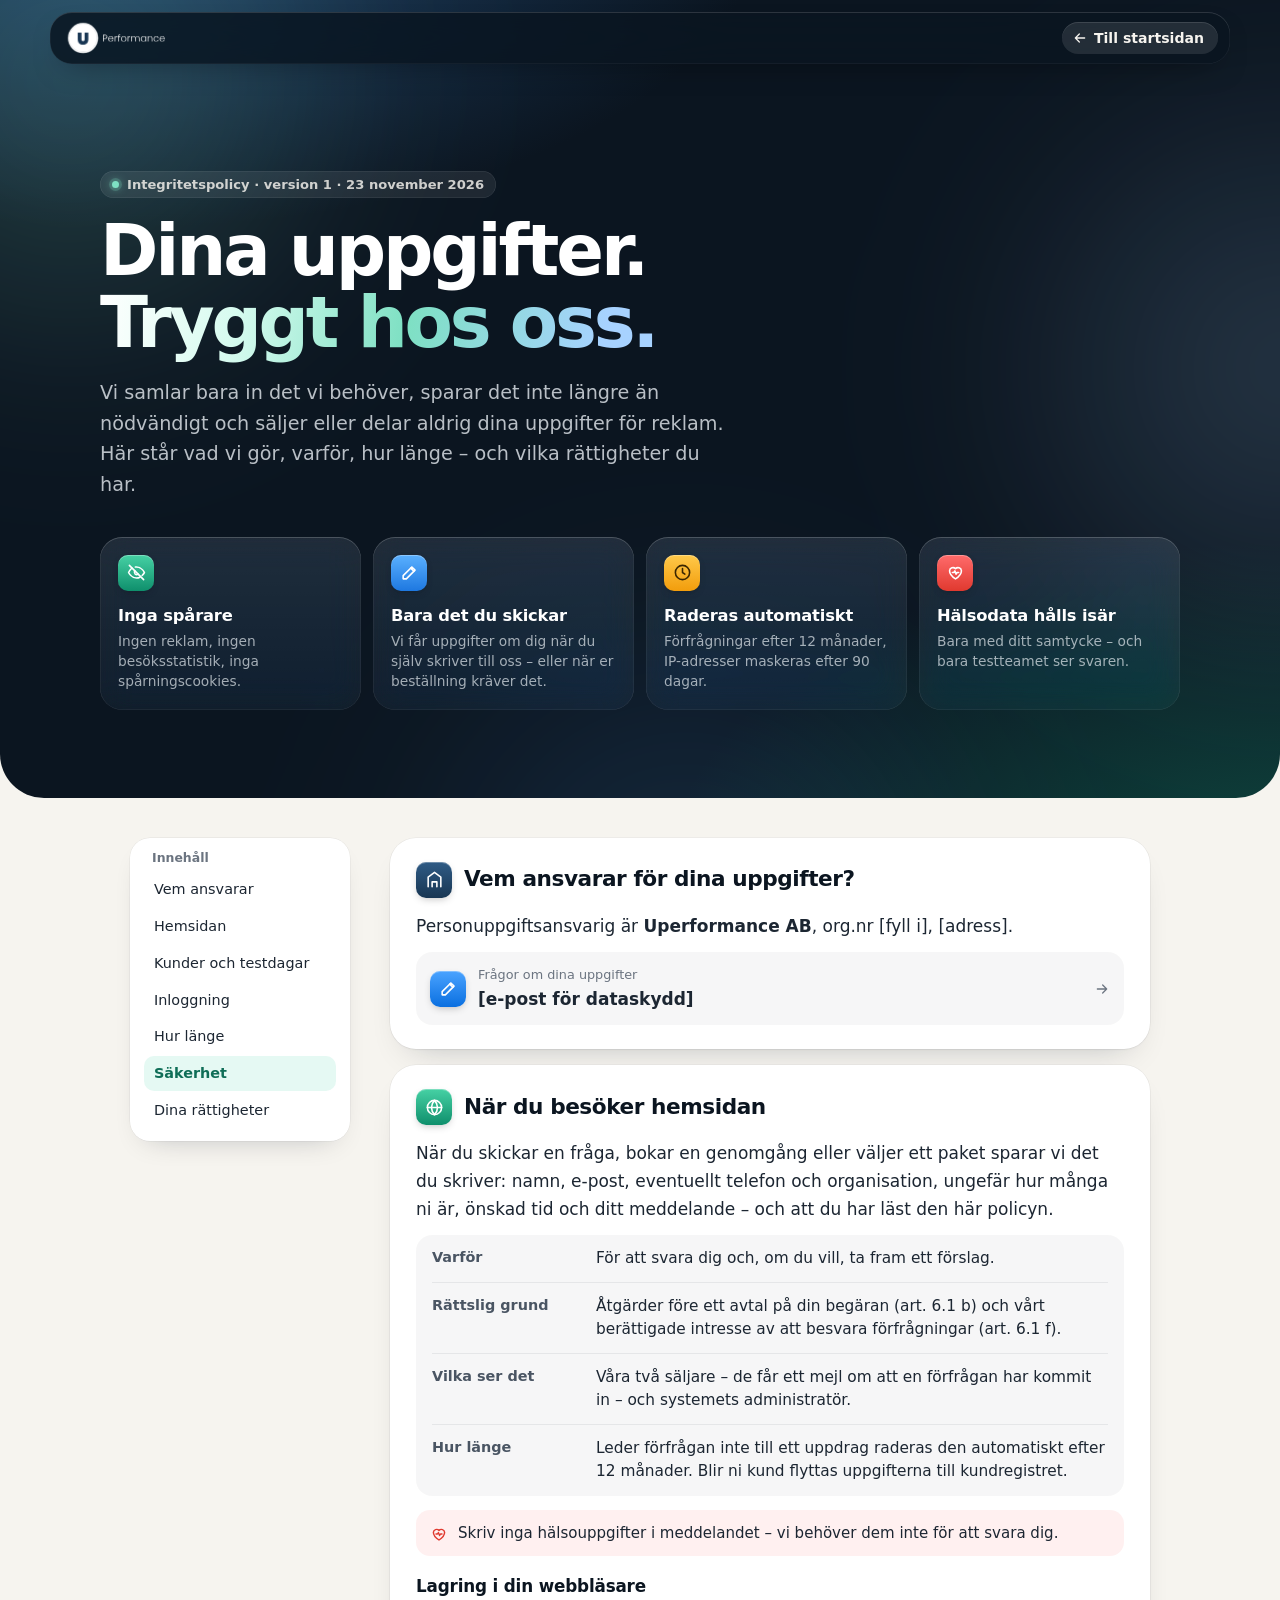
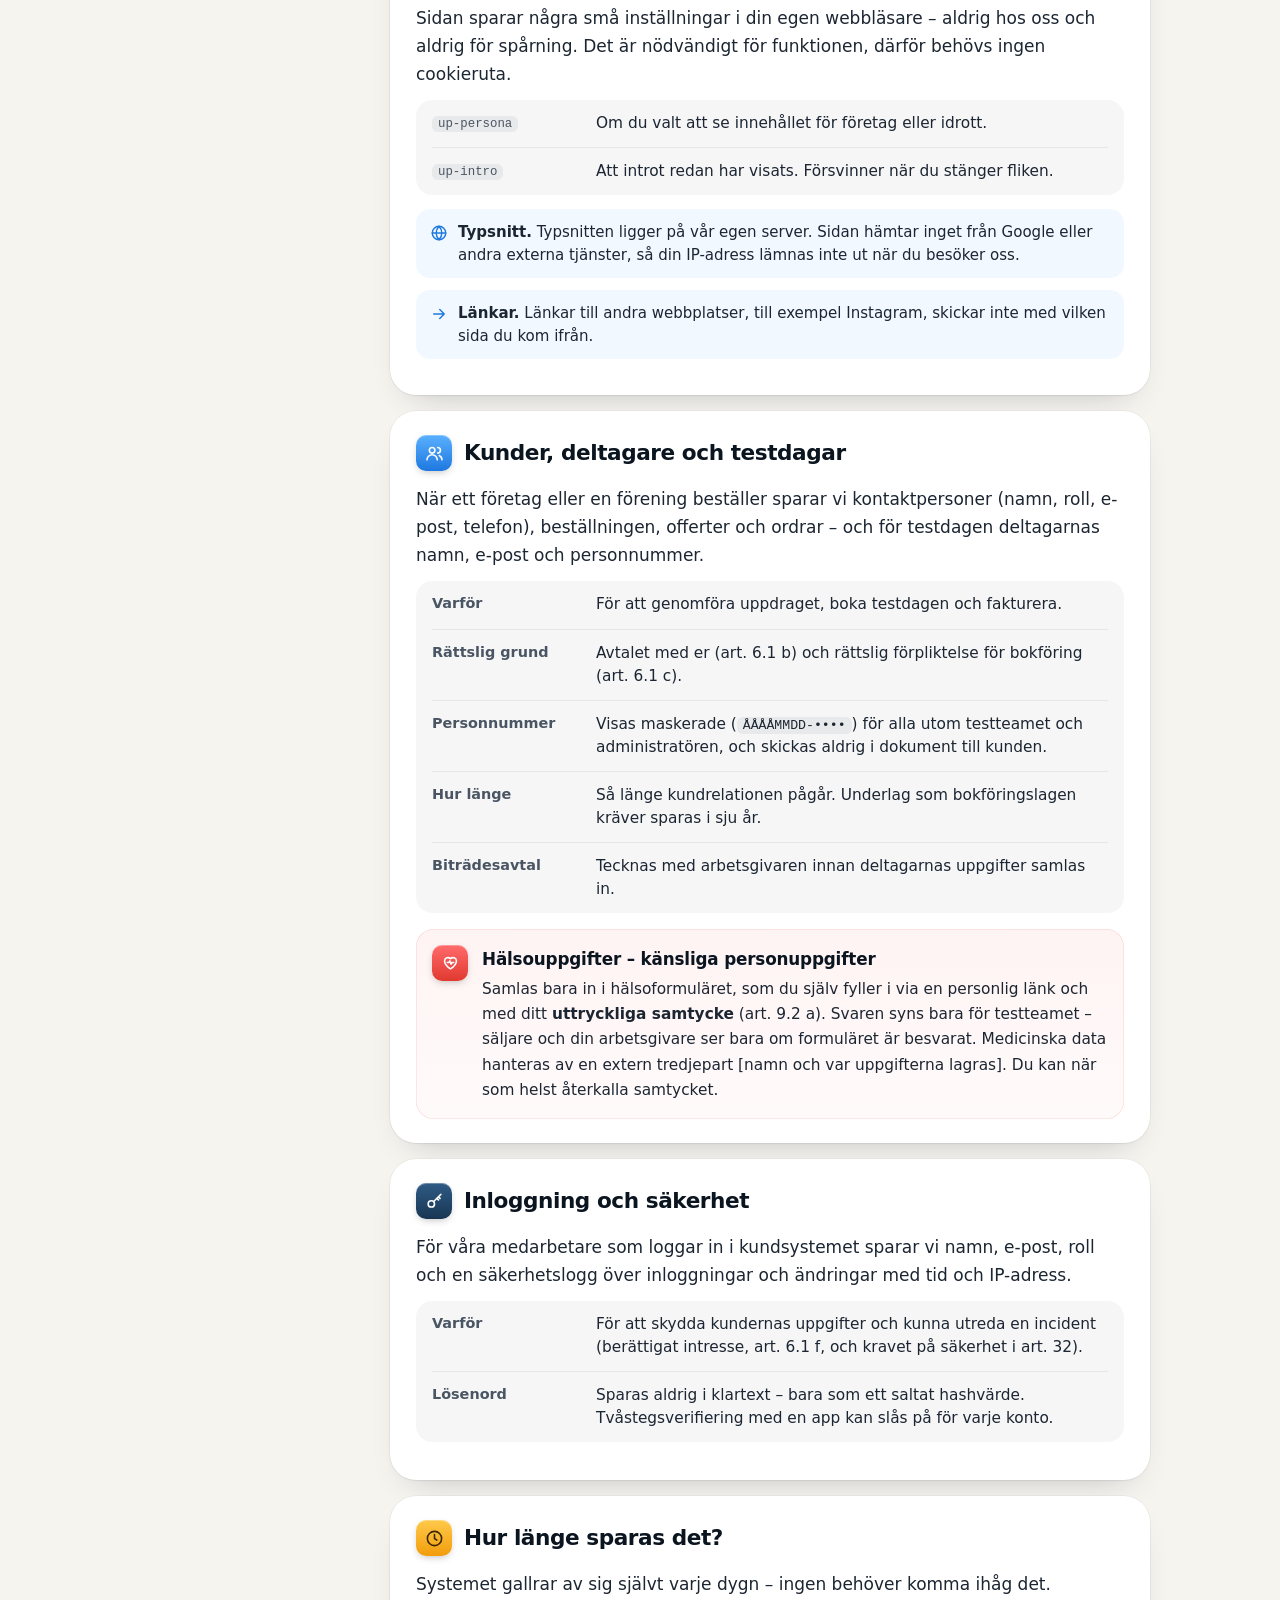
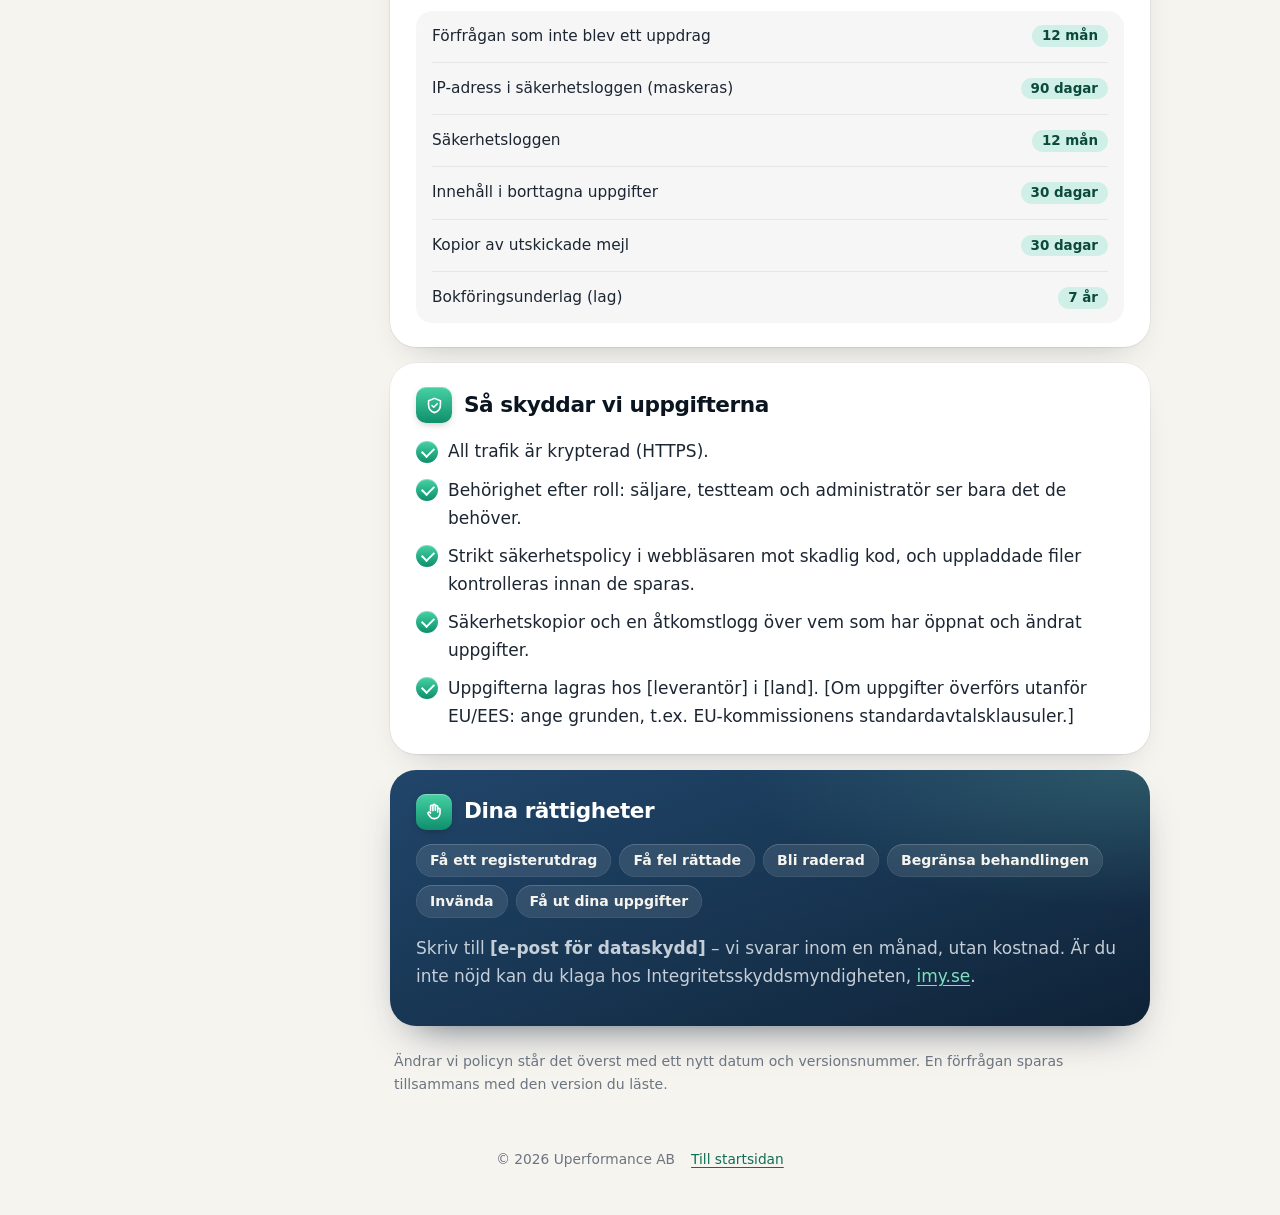
<file: integritet.html>
<!doctype html>
<html lang="sv">
<head>
<meta charset="utf-8">
<meta name="viewport" content="width=device-width, initial-scale=1, viewport-fit=cover">
<title>Integritetspolicy – Uperformance</title>
<meta name="description" content="Hur Uperformance behandlar personuppgifter på hemsidan, vid inloggningen och i kundsystemet.">
<!-- Förhandsversion: ta bort noindex vid lansering -->
<meta name="robots" content="noindex">
<meta name="referrer" content="same-origin">
<link rel="canonical" href="https://www.uperformance.se/integritet.html">
<meta name="theme-color" content="#0b1520">
<link rel="icon" href="assets/favicon.png" type="image/png">
<link rel="stylesheet" href="assets/logga.css?v=4">
<link rel="stylesheet" href="assets/integritet.css?v=3">
<script src="assets/logga.js?v=1" defer></script>
<script src="assets/integritet.js?v=1" defer></script>
</head>
<body>
<!-- Integritetspolicyn (2026-11-23, användaren: "fixa GDPR … starkare än standard", sedan "gör sidan mycket snyggare, mer Uperformances
     stil och färg, och iOS"). Inga uppgifter är påhittade: det som står i [hakparentes] fyller Uperformance i (företagsuppgifter, kontakt,
     var servern finns, den externa tredjeparten för medicinska data). Låt en jurist eller ett dataskyddsombud granska texten före lansering.
     Tiderna för gallring är serverns inställningar (server/konfig.js, server/gallring.js). Inga typsnitt eller skript hämtas utifrån. -->
<svg width="0" height="0" style="position:absolute" aria-hidden="true">
  <symbol id="ip-skold" viewBox="0 0 24 24"><path d="M12 3 4.5 6v5.5c0 4.6 3.2 8.4 7.5 9.5 4.3-1.1 7.5-4.9 7.5-9.5V6L12 3z"/><path d="m8.8 12 2.2 2.2 4.4-4.4"/></symbol>
  <symbol id="ip-oga-av" viewBox="0 0 24 24"><path d="M3 3l18 18"/><path d="M10.6 5.1A10 10 0 0 1 12 5c6.5 0 10 7 10 7a17 17 0 0 1-2.9 3.8M6.3 6.3A17 17 0 0 0 2 12s3.5 7 10 7a9.6 9.6 0 0 0 4.3-1"/><path d="M9.9 9.9a3 3 0 0 0 4.2 4.2"/></symbol>
  <symbol id="ip-klocka" viewBox="0 0 24 24"><circle cx="12" cy="12" r="9"/><path d="M12 7v5l3 2"/></symbol>
  <symbol id="ip-hjarta" viewBox="0 0 24 24"><path d="M12 20s-7.5-4.6-7.5-10.2A4.3 4.3 0 0 1 12 7.3a4.3 4.3 0 0 1 7.5 2.5C19.5 15.4 12 20 12 20z"/><path d="M8 12h2l1.2-2 1.6 4 1.2-2h2"/></symbol>
  <symbol id="ip-hus" viewBox="0 0 24 24"><path d="M4 21V9l8-6 8 6v12"/><path d="M9 21v-6h6v6"/></symbol>
  <symbol id="ip-glob" viewBox="0 0 24 24"><circle cx="12" cy="12" r="9"/><path d="M3 12h18M12 3c2.5 2.7 3.8 5.7 3.8 9s-1.3 6.3-3.8 9c-2.5-2.7-3.8-5.7-3.8-9S9.5 5.7 12 3z"/></symbol>
  <symbol id="ip-kunder" viewBox="0 0 24 24"><circle cx="9" cy="8" r="3.5"/><path d="M2.5 20a6.5 6.5 0 0 1 13 0"/><path d="M16 4.5a3.5 3.5 0 0 1 0 7M18 14.5a6.5 6.5 0 0 1 3.5 5.5"/></symbol>
  <symbol id="ip-las" viewBox="0 0 24 24"><rect x="4.5" y="10.5" width="15" height="10" rx="2.5"/><path d="M8 10.5V7.5a4 4 0 0 1 8 0v3"/></symbol>
  <symbol id="ip-nyckel" viewBox="0 0 24 24"><circle cx="8" cy="15" r="4"/><path d="m11 12 9-9M17 6l2 2M15 8l2 2"/></symbol>
  <symbol id="ip-hand" viewBox="0 0 24 24"><path d="M7 11V5.5a1.5 1.5 0 0 1 3 0V11M10 10V4.5a1.5 1.5 0 0 1 3 0V10M13 10.5V6a1.5 1.5 0 0 1 3 0v6.5M16 9.5a1.5 1.5 0 0 1 3 0V14a7 7 0 0 1-7 7h-.6a6 6 0 0 1-4.5-2.1L4 15.3a1.6 1.6 0 0 1 2.4-2.1L7 14"/></symbol>
  <symbol id="ip-penna" viewBox="0 0 24 24"><path d="M4 20h4L19 9l-4-4L4 16v4z"/><path d="m13.5 6.5 4 4"/></symbol>
  <symbol id="ip-pil" viewBox="0 0 24 24"><path d="M5 12h14M13 6l6 6-6 6"/></symbol>
  <symbol id="ip-pil-v" viewBox="0 0 24 24"><path d="M19 12H5M11 6l-6 6 6 6"/></symbol>
</svg>

<header class="ip-topp">
  <a class="ip-logga" href="./" aria-label="Uperformance – till startsidan" data-up-logga="hel"></a>
  <a class="ip-tillbaka" href="./"><svg class="ip-ik" aria-hidden="true"><use href="#ip-pil-v"/></svg>Till startsidan</a>
</header>

<section class="ip-hjalte" aria-labelledby="ip-titel">
  <div class="ip-norrsken" aria-hidden="true"><i></i><i></i><i></i></div>
  <div class="ip-hjalte-inne">
    <p class="ip-ogon"><span class="ip-prick" aria-hidden="true"></span>Integritetspolicy · version 1 · 23 november 2026</p>
    <h1 id="ip-titel">Dina uppgifter.<br><em>Tryggt hos oss.</em></h1>
    <p class="ip-ingress">Vi samlar bara in det vi behöver, sparar det inte längre än nödvändigt och säljer eller delar aldrig dina uppgifter för reklam. Här står vad vi gör, varför, hur länge – och vilka rättigheter du har.</p>
    <div class="ip-brickor" role="list">
      <div class="ip-bricka" role="listitem"><span class="ip-ruta" data-ton="mint"><svg class="ip-ik" aria-hidden="true"><use href="#ip-oga-av"/></svg></span><b>Inga spårare</b><small>Ingen reklam, ingen besöksstatistik, inga spårningscookies.</small></div>
      <div class="ip-bricka" role="listitem"><span class="ip-ruta" data-ton="is"><svg class="ip-ik" aria-hidden="true"><use href="#ip-penna"/></svg></span><b>Bara det du skickar</b><small>Vi får uppgifter om dig när du själv skriver till oss – eller när er beställning kräver det.</small></div>
      <div class="ip-bricka" role="listitem"><span class="ip-ruta" data-ton="gul"><svg class="ip-ik" aria-hidden="true"><use href="#ip-klocka"/></svg></span><b>Raderas automatiskt</b><small>Förfrågningar efter 12 månader, IP-adresser maskeras efter 90 dagar.</small></div>
      <div class="ip-bricka" role="listitem"><span class="ip-ruta" data-ton="rod"><svg class="ip-ik" aria-hidden="true"><use href="#ip-hjarta"/></svg></span><b>Hälsodata hålls isär</b><small>Bara med ditt samtycke – och bara testteamet ser svaren.</small></div>
    </div>
  </div>
</section>

<div class="ip-rum">
  <nav class="ip-innehall" aria-label="Innehåll">
    <p>Innehåll</p>
    <a href="#ansvarig" data-ip-lank>Vem ansvarar</a>
    <a href="#hemsidan" data-ip-lank>Hemsidan</a>
    <a href="#kunder" data-ip-lank>Kunder och testdagar</a>
    <a href="#inloggning" data-ip-lank>Inloggning</a>
    <a href="#tider" data-ip-lank>Hur länge</a>
    <a href="#sakerhet" data-ip-lank>Säkerhet</a>
    <a href="#rattigheter" data-ip-lank>Dina rättigheter</a>
  </nav>

  <main class="ip">
    <section class="ip-kort" id="ansvarig" aria-labelledby="ip-1">
      <h2 id="ip-1"><span class="ip-ruta" data-ton="navy"><svg class="ip-ik" aria-hidden="true"><use href="#ip-hus"/></svg></span>Vem ansvarar för dina uppgifter?</h2>
      <p>Personuppgiftsansvarig är <b>Uperformance AB</b>, org.nr [fyll i], [adress].</p>
      <a class="ip-kontakt" href="mailto:[e-post för dataskydd]"><span class="ip-ruta" data-ton="bla"><svg class="ip-ik" aria-hidden="true"><use href="#ip-penna"/></svg></span><span><small>Frågor om dina uppgifter</small><b>[e-post för dataskydd]</b></span><svg class="ip-ik ip-chevron" aria-hidden="true"><use href="#ip-pil"/></svg></a>
    </section>

    <section class="ip-kort" id="hemsidan" aria-labelledby="ip-2">
      <h2 id="ip-2"><span class="ip-ruta" data-ton="mint"><svg class="ip-ik" aria-hidden="true"><use href="#ip-glob"/></svg></span>När du besöker hemsidan</h2>
      <p>När du skickar en fråga, bokar en genomgång eller väljer ett paket sparar vi det du skriver: namn, e-post, eventuellt telefon och organisation, ungefär hur många ni är, önskad tid och ditt meddelande – och att du har läst den här policyn.</p>
      <dl class="ip-lista">
        <div><dt>Varför</dt><dd>För att svara dig och, om du vill, ta fram ett förslag.</dd></div>
        <div><dt>Rättslig grund</dt><dd>Åtgärder före ett avtal på din begäran (art. 6.1 b) och vårt berättigade intresse av att besvara förfrågningar (art. 6.1 f).</dd></div>
        <div><dt>Vilka ser det</dt><dd>Våra två säljare – de får ett mejl om att en förfrågan har kommit in – och systemets administratör.</dd></div>
        <div><dt>Hur länge</dt><dd>Leder förfrågan inte till ett uppdrag raderas den automatiskt efter 12 månader. Blir ni kund flyttas uppgifterna till kundregistret.</dd></div>
      </dl>
      <p class="ip-not ip-not-varm"><svg class="ip-ik" aria-hidden="true"><use href="#ip-hjarta"/></svg><span>Skriv inga hälsouppgifter i meddelandet – vi behöver dem inte för att svara dig.</span></p>
      <h3>Lagring i din webbläsare</h3>
      <p>Sidan sparar några små inställningar i din egen webbläsare – aldrig hos oss och aldrig för spårning. Det är nödvändigt för funktionen, därför behövs ingen cookieruta.</p>
      <dl class="ip-lista ip-lista-kod">
        <div><dt><code>up-persona</code></dt><dd>Om du valt att se innehållet för företag eller idrott.</dd></div>
        <div><dt><code>up-intro</code></dt><dd>Att introt redan har visats. Försvinner när du stänger fliken.</dd></div>
      </dl>
      <p class="ip-not"><svg class="ip-ik" aria-hidden="true"><use href="#ip-glob"/></svg><span><b>Typsnitt.</b> Typsnitten ligger på vår egen server. Sidan hämtar inget från Google eller andra externa tjänster, så din IP-adress lämnas inte ut när du besöker oss.</span></p>
      <p class="ip-not"><svg class="ip-ik" aria-hidden="true"><use href="#ip-pil"/></svg><span><b>Länkar.</b> Länkar till andra webbplatser, till exempel Instagram, skickar inte med vilken sida du kom ifrån.</span></p>
    </section>

    <section class="ip-kort" id="kunder" aria-labelledby="ip-3">
      <h2 id="ip-3"><span class="ip-ruta" data-ton="is"><svg class="ip-ik" aria-hidden="true"><use href="#ip-kunder"/></svg></span>Kunder, deltagare och testdagar</h2>
      <p>När ett företag eller en förening beställer sparar vi kontaktpersoner (namn, roll, e-post, telefon), beställningen, offerter och ordrar – och för testdagen deltagarnas namn, e-post och personnummer.</p>
      <dl class="ip-lista">
        <div><dt>Varför</dt><dd>För att genomföra uppdraget, boka testdagen och fakturera.</dd></div>
        <div><dt>Rättslig grund</dt><dd>Avtalet med er (art. 6.1 b) och rättslig förpliktelse för bokföring (art. 6.1 c).</dd></div>
        <div><dt>Personnummer</dt><dd>Visas maskerade (<code>ÅÅÅÅMMDD-••••</code>) för alla utom testteamet och administratören, och skickas aldrig i dokument till kunden.</dd></div>
        <div><dt>Hur länge</dt><dd>Så länge kundrelationen pågår. Underlag som bokföringslagen kräver sparas i sju år.</dd></div>
        <div><dt>Biträdesavtal</dt><dd>Tecknas med arbetsgivaren innan deltagarnas uppgifter samlas in.</dd></div>
      </dl>
      <div class="ip-halsa">
        <span class="ip-ruta" data-ton="rod"><svg class="ip-ik" aria-hidden="true"><use href="#ip-hjarta"/></svg></span>
        <div><h3>Hälsouppgifter – känsliga personuppgifter</h3>
        <p>Samlas bara in i hälsoformuläret, som du själv fyller i via en personlig länk och med ditt <b>uttryckliga samtycke</b> (art. 9.2 a). Svaren syns bara för testteamet – säljare och din arbetsgivare ser bara om formuläret är besvarat. Medicinska data hanteras av en extern tredjepart [namn och var uppgifterna lagras]. Du kan när som helst återkalla samtycket.</p></div>
      </div>
    </section>

    <section class="ip-kort" id="inloggning" aria-labelledby="ip-4">
      <h2 id="ip-4"><span class="ip-ruta" data-ton="navy"><svg class="ip-ik" aria-hidden="true"><use href="#ip-nyckel"/></svg></span>Inloggning och säkerhet</h2>
      <p>För våra medarbetare som loggar in i kundsystemet sparar vi namn, e-post, roll och en säkerhetslogg över inloggningar och ändringar med tid och IP-adress.</p>
      <dl class="ip-lista">
        <div><dt>Varför</dt><dd>För att skydda kundernas uppgifter och kunna utreda en incident (berättigat intresse, art. 6.1 f, och kravet på säkerhet i art. 32).</dd></div>
        <div><dt>Lösenord</dt><dd>Sparas aldrig i klartext – bara som ett saltat hashvärde. Tvåstegsverifiering med en app kan slås på för varje konto.</dd></div>
      </dl>
    </section>

    <section class="ip-kort" id="tider" aria-labelledby="ip-5">
      <h2 id="ip-5"><span class="ip-ruta" data-ton="gul"><svg class="ip-ik" aria-hidden="true"><use href="#ip-klocka"/></svg></span>Hur länge sparas det?</h2>
      <p>Systemet gallrar av sig självt varje dygn – ingen behöver komma ihåg det.</p>
      <ul class="ip-tider">
        <li><span>Förfrågan som inte blev ett uppdrag</span><b>12 mån</b></li>
        <li><span>IP-adress i säkerhetsloggen (maskeras)</span><b>90 dagar</b></li>
        <li><span>Säkerhetsloggen</span><b>12 mån</b></li>
        <li><span>Innehåll i borttagna uppgifter</span><b>30 dagar</b></li>
        <li><span>Kopior av utskickade mejl</span><b>30 dagar</b></li>
        <li><span>Bokföringsunderlag (lag)</span><b>7 år</b></li>
      </ul>
    </section>

    <section class="ip-kort" id="sakerhet" aria-labelledby="ip-6">
      <h2 id="ip-6"><span class="ip-ruta" data-ton="mint"><svg class="ip-ik" aria-hidden="true"><use href="#ip-skold"/></svg></span>Så skyddar vi uppgifterna</h2>
      <ul class="ip-bockar">
        <li>All trafik är krypterad (HTTPS).</li>
        <li>Behörighet efter roll: säljare, testteam och administratör ser bara det de behöver.</li>
        <li>Strikt säkerhetspolicy i webbläsaren mot skadlig kod, och uppladdade filer kontrolleras innan de sparas.</li>
        <li>Säkerhetskopior och en åtkomstlogg över vem som har öppnat och ändrat uppgifter.</li>
        <li>Uppgifterna lagras hos [leverantör] i [land]. [Om uppgifter överförs utanför EU/EES: ange grunden, t.ex. EU-kommissionens standardavtalsklausuler.]</li>
      </ul>
    </section>

    <section class="ip-kort ip-kort-mork" id="rattigheter" aria-labelledby="ip-7">
      <h2 id="ip-7"><span class="ip-ruta" data-ton="mint"><svg class="ip-ik" aria-hidden="true"><use href="#ip-hand"/></svg></span>Dina rättigheter</h2>
      <div class="ip-ratt">
        <span>Få ett registerutdrag</span><span>Få fel rättade</span><span>Bli raderad</span><span>Begränsa behandlingen</span><span>Invända</span><span>Få ut dina uppgifter</span>
      </div>
      <p>Skriv till <b>[e-post för dataskydd]</b> – vi svarar inom en månad, utan kostnad. Är du inte nöjd kan du klaga hos Integritetsskyddsmyndigheten, <a href="https://www.imy.se" rel="noopener noreferrer" target="_blank">imy.se</a>.</p>
    </section>

    <p class="ip-andring">Ändrar vi policyn står det överst med ett nytt datum och versionsnummer. En förfrågan sparas tillsammans med den version du läste.</p>
  </main>
</div>
<footer class="ip-fot"><span>© 2026 Uperformance AB</span><a href="./">Till startsidan</a></footer>
</body>
</html>
</file>
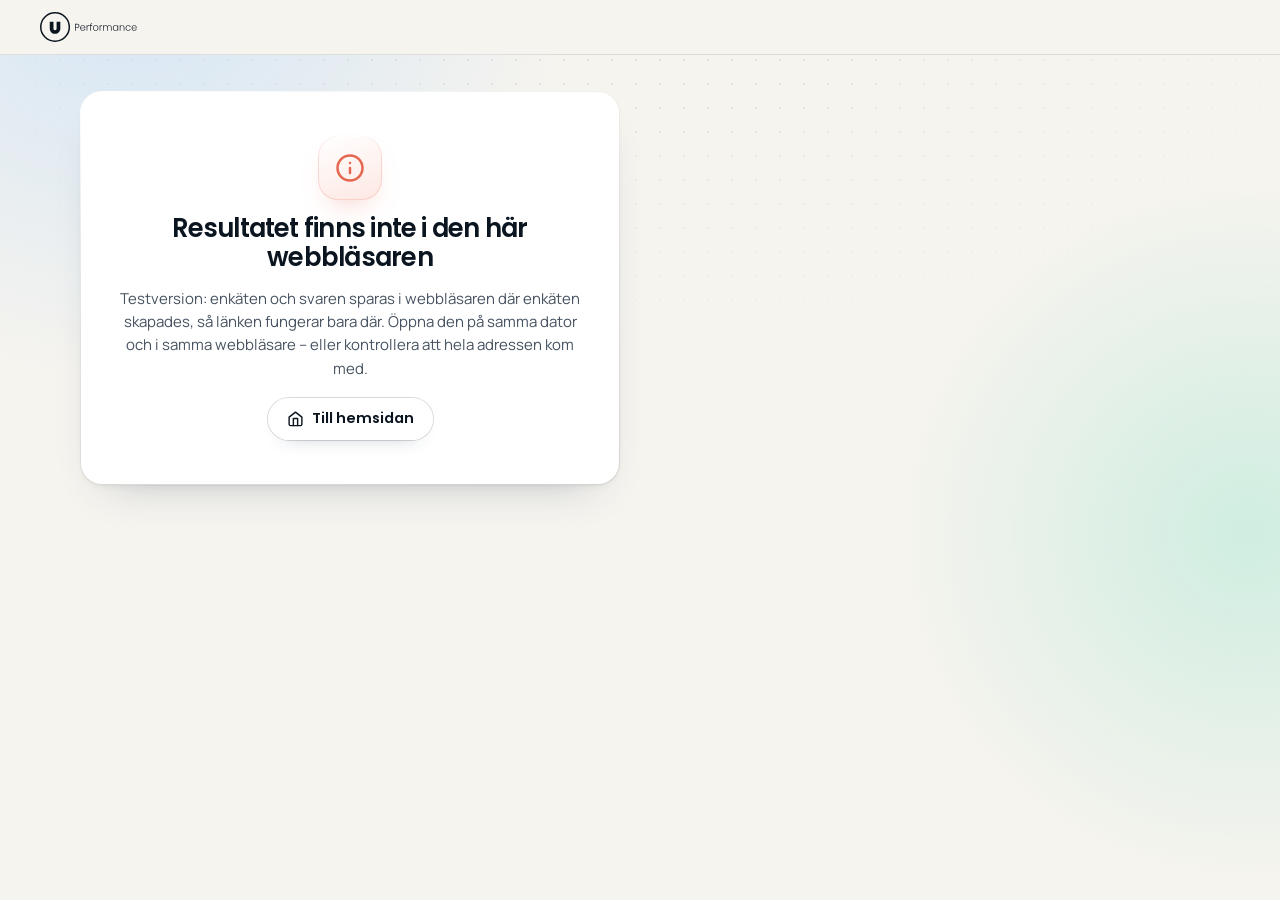
<file: crm/enkat-resultat.html>
<!doctype html>
<html lang="sv">
<head>
<meta charset="utf-8">
<script src="skarpt.js"></script>
<meta name="viewport" content="width=device-width, initial-scale=1, viewport-fit=cover">
<title>Enkätresultat · Uperformance</title>
<meta name="robots" content="noindex, nofollow">
<meta name="referrer" content="no-referrer">
<meta name="theme-color" content="#0b1520">
<link rel="icon" href="favicon.png" type="image/png">
<!-- Typsnitten ligger på vår egen server (GDPR) – inget hämtas från Google -->
<link rel="stylesheet" href="../assets/typsnitt/typsnitt.css?v=1">
<link rel="stylesheet" href="crm.css?v=62">
<link rel="stylesheet" href="premium.css?v=42">
<link rel="stylesheet" href="kund.css?v=16">
<link rel="stylesheet" href="enkat-rapport.css?v=5">
<link rel="stylesheet" href="enkat.css?v=4">
<link rel="stylesheet" href="enkat-resultat.css?v=4">
<script src="data.js?v=25" defer></script>
<script src="enkatlogik.js?v=5" defer></script>
<script src="portal.js?v=5" defer></script>
<script src="lager.js?v=26" defer></script>
<script src="enkat-resultat.js?v=5" defer></script>
</head>
<body class="portal-sida enkat-sida enkat-resultat-sida">
<svg width="0" height="0" style="position:absolute" aria-hidden="true" focusable="false">
  <symbol id="logo" viewBox="0 0 1274.2 395">
    <path fill="none" stroke="currentColor" stroke-width="20" d="M198,10c103.9,0,188,84,188,187.5s-84.1,187.5-188,187.5S10,301,10,197.5,94.1,10,198,10Z"/>
    <path fill="currentColor" d="M177.5,127.8v88.6c0,7.3,1.6,13,4.7,17.3,3.3,4.1,8.4,6.2,15.5,6.2s12.4-2.1,15.8-6.2c3.4-4.3,5.1-10.1,5.1-17.3v-88.6h49.1v88.6c0,14.9-3.1,27.8-9.3,38.4-6.2,10.5-14.7,18.4-25.5,23.8-10.8,5.3-22.9,8-36.2,8s-25.2-2.7-35.5-8c-10.2-5.3-18.2-13.2-24-23.8-5.8-10.5-8.7-23.3-8.7-38.4v-88.6h49.1-.1Z"/>
    <path fill="currentColor" d="M518.7,181.6c0,7.7-2.5,13.9-7.6,18.7-5.1,4.7-12.7,7.1-22.8,7.1h-18.2v38.4h-9v-90h27.2c10,0,17.6,2.4,22.7,7.1,5.1,4.7,7.7,11,7.7,18.8h0ZM488.3,199.6c14.1,0,21.1-6,21.1-18s-1.7-10.6-5-13.6c-3.3-3.1-8.7-4.6-16.1-4.6h-18.2v36.3h18.2ZM597.4,207c0,3.1,0,5.4-.3,7.1h-58.3c.3,5.3,1.5,9.9,3.9,13.6,2.3,3.8,5.4,6.7,9.1,8.6,3.8,1.9,7.9,2.8,12.4,2.8s10.7-1.4,14.7-4.2,6.7-6.7,8-11.5h9.5c-1.7,6.9-5.4,12.5-11.1,16.9-5.6,4.3-12.6,6.4-21.1,6.4s-12.5-1.5-17.8-4.4c-5.2-3-9.4-7.2-12.4-12.6-2.9-5.5-4.4-11.9-4.4-19.2s1.5-13.7,4.4-19.2,7-9.7,12.2-12.6c5.2-2.9,11.2-4.4,17.9-4.4s12.5,1.5,17.5,4.4c5.1,2.9,8.9,6.9,11.6,11.8,2.7,4.9,4.1,10.3,4.1,16.3v.2ZM588.3,206.7c0-5.2-1-9.7-3.2-13.4-2.1-3.7-5.1-6.5-8.9-8.4-3.8-1.9-7.9-2.8-12.4-2.8-6.7,0-12.4,2.1-17.1,6.4-4.7,4.3-7.3,10.3-7.9,18.2h49.5ZM622.9,187.9c2-4.4,5-7.8,9-10.2,4.1-2.4,9.1-3.6,15.1-3.6v9.4h-2.4c-6.5,0-11.8,1.8-15.7,5.3s-5.9,9.4-5.9,17.6v39.3h-9v-70.3h9v12.5h0ZM688.2,183h-16.3v62.7h-9v-62.7h-9.8v-7.6h9.8v-4.9c0-7.6,1.9-13.3,5.8-16.9,3.9-3.6,10.3-5.4,19.1-5.4v7.7c-5.8,0-10,1.1-12.4,3.3-2.3,2.2-3.5,6-3.5,11.2v4.9h16.3v7.6h0ZM733.2,246.7c-6.6,0-12.6-1.5-17.9-4.4-5.2-3-9.4-7.2-12.5-12.6-3-5.5-4.5-11.9-4.5-19.2s1.5-13.6,4.6-19.1,7.3-9.7,12.6-12.6c5.3-3,11.3-4.5,17.9-4.5s12.6,1.5,17.9,4.5c5.4,2.9,9.6,7.1,12.6,12.6,3.1,5.4,4.6,11.8,4.6,19.1s-1.5,13.6-4.6,19.1-7.3,9.7-12.7,12.7c-5.4,2.9-11.4,4.4-18,4.4h0ZM733.2,238.9c4.6,0,8.9-1,12.9-3.1,3.9-2.1,7.1-5.3,9.5-9.5,2.5-4.3,3.7-9.5,3.7-15.7s-1.2-11.4-3.6-15.6c-2.4-4.3-5.6-7.5-9.5-9.5-3.9-2.1-8.2-3.2-12.9-3.2s-8.9,1.1-12.9,3.2c-3.9,2.1-7.1,5.2-9.5,9.5-2.3,4.2-3.5,9.4-3.5,15.6s1.2,11.4,3.5,15.7c2.4,4.2,5.5,7.4,9.4,9.5s8.2,3.1,12.9,3.1h0ZM794,187.9c2-4.4,5-7.8,9-10.2,4.1-2.4,9.1-3.6,15.1-3.6v9.4h-2.4c-6.5,0-11.8,1.8-15.7,5.3s-5.9,9.4-5.9,17.6v39.3h-9v-70.3h9v12.5h0ZM915.3,174.1c8.2,0,14.9,2.6,20.1,7.9,5.2,5.1,7.9,12.7,7.9,22.5v41.2h-8.9v-40.2c0-7.6-1.8-13.5-5.5-17.5s-8.7-6.1-15.1-6.1-11.9,2.2-15.8,6.6c-3.9,4.4-5.9,10.7-5.9,19.1v38.1h-8.9v-40.2c0-7.6-1.8-13.5-5.5-17.5s-8.8-6.1-15.2-6.1-11.9,2.2-15.8,6.6c-3.9,4.4-5.9,10.7-5.9,19.1v38.1h-9v-70.3h9v12.1c2.2-4.4,5.4-7.7,9.5-9.9,4.1-2.3,8.7-3.5,13.8-3.5s11.4,1.5,16,4.4,8,7.2,10,12.9c1.9-5.6,5.1-9.8,9.7-12.7,4.6-3,9.9-4.5,15.7-4.5h-.2ZM959.2,210.4c0-7.2,1.4-13.5,4.2-18.9,2.9-5.5,6.9-9.7,12-12.6,5.1-3,10.9-4.5,17.4-4.5s12.4,1.5,17.3,4.6c4.9,3.1,8.4,7,10.6,11.8v-15.4h9v70.3h-9v-15.6c-2.2,4.8-5.8,8.8-10.7,12-4.8,3.1-10.6,4.6-17.3,4.6s-12.1-1.5-17.3-4.5c-5.1-3-9.1-7.3-12-12.7-2.8-5.5-4.2-11.8-4.2-19.1h0ZM1020.6,210.6c0-5.7-1.2-10.6-3.5-14.9-2.3-4.3-5.5-7.6-9.5-9.9-3.9-2.3-8.3-3.5-13.1-3.5s-9.4,1.1-13.4,3.3c-3.9,2.2-7.1,5.5-9.4,9.8-2.2,4.2-3.3,9.2-3.3,15.1s1.1,10.8,3.3,15.2c2.3,4.3,5.4,7.6,9.4,9.9,3.9,2.2,8.4,3.3,13.4,3.3s9.2-1.2,13.1-3.5c4-2.3,7.2-5.6,9.5-9.9,2.3-4.3,3.5-9.3,3.5-14.9h0ZM1083.1,174.1c8.4,0,15.3,2.6,20.6,7.9,5.3,5.1,8,12.7,8,22.5v41.2h-8.9v-40.2c0-7.6-1.9-13.5-5.8-17.5-3.8-4-9-6.1-15.6-6.1s-12.2,2.1-16.2,6.4c-4,4.3-6.1,10.6-6.1,18.9v38.4h-9v-70.3h9v12c2.2-4.3,5.4-7.6,9.7-9.8,4.2-2.3,9-3.5,14.3-3.5h0ZM1127.5,210.6c0-7.3,1.5-13.6,4.4-19.1s7-9.7,12.1-12.6c5.1-3,11-4.5,17.6-4.5s15.8,2.1,21.4,6.4c5.7,4.3,9.3,10.1,10.9,17.5h-9.7c-1.2-5.1-3.8-9-7.9-11.8-3.9-2.9-8.9-4.4-14.8-4.4s-9,1.1-12.7,3.2c-3.8,2.1-6.8,5.4-9,9.7-2.1,4.2-3.2,9.4-3.2,15.6s1.1,11.4,3.2,15.7c2.2,4.3,5.2,7.5,9,9.7,3.8,2.1,8,3.2,12.7,3.2s10.9-1.4,14.8-4.2c4-2.9,6.7-7,7.9-12.1h9.7c-1.6,7.2-5.3,13-10.9,17.4-5.7,4.4-12.8,6.6-21.4,6.6s-12.5-1.5-17.6-4.4c-5.1-3-9.2-7.2-12.1-12.6-2.9-5.5-4.4-11.9-4.4-19.2h0ZM1274.2,207c0,3.1,0,5.4-.3,7.1h-58.3c.3,5.3,1.5,9.9,3.9,13.6,2.3,3.8,5.4,6.7,9.1,8.6,3.8,1.9,7.9,2.8,12.4,2.8s10.7-1.4,14.7-4.2,6.7-6.7,8-11.5h9.5c-1.7,6.9-5.4,12.5-11.1,16.9-5.6,4.3-12.6,6.4-21.1,6.4s-12.5-1.5-17.8-4.4c-5.2-3-9.4-7.2-12.4-12.6-2.9-5.5-4.4-11.9-4.4-19.2s1.5-13.7,4.4-19.2,7-9.7,12.2-12.6c5.2-2.9,11.2-4.4,17.9-4.4s12.5,1.5,17.5,4.4c5.1,2.9,8.9,6.9,11.6,11.8,2.7,4.9,4.1,10.3,4.1,16.3v.2ZM1265,206.7c0-5.2-1-9.7-3.2-13.4-2.1-3.7-5.1-6.5-8.9-8.4s-7.9-2.8-12.4-2.8c-6.7,0-12.4,2.1-17.1,6.4-4.7,4.3-7.3,10.3-7.9,18.2h49.5Z"/>
  </symbol>
  <symbol id="i-las" viewBox="0 0 24 24"><rect x="3" y="11" width="18" height="11" rx="2"/><path d="M7 11V7a5 5 0 0 1 10 0v4"/></symbol>
  <symbol id="i-bock" viewBox="0 0 24 24"><path d="M20 6 9 17l-5-5"/></symbol>
  <symbol id="i-plus" viewBox="0 0 24 24"><path d="M12 5v14M5 12h14"/></symbol>
  <symbol id="i-stang" viewBox="0 0 24 24"><path d="M18 6 6 18M6 6l12 12"/></symbol>
  <symbol id="i-varning" viewBox="0 0 24 24"><path d="m21.73 18-8-14a2 2 0 0 0-3.48 0l-8 14A2 2 0 0 0 4 21h16a2 2 0 0 0 1.73-3Z"/><path d="M12 9v4M12 17h.01"/></symbol>
  <symbol id="i-info" viewBox="0 0 24 24"><circle cx="12" cy="12" r="10"/><path d="M12 16v-4M12 8h.01"/></symbol>
  <symbol id="i-klistra" viewBox="0 0 24 24"><rect x="8" y="2" width="8" height="4" rx="1"/><path d="M16 4h2a2 2 0 0 1 2 2v14a2 2 0 0 1-2 2H6a2 2 0 0 1-2-2V6a2 2 0 0 1 2-2h2"/></symbol>
  <symbol id="i-anvandare" viewBox="0 0 24 24"><path d="M16 21v-2a4 4 0 0 0-4-4H6a4 4 0 0 0-4 4v2M22 21v-2a4 4 0 0 0-3-3.87M16 3.13a4 4 0 0 1 0 7.75"/><circle cx="9" cy="7" r="4"/></symbol>
  <symbol id="i-kalender" viewBox="0 0 24 24"><rect x="3" y="4" width="18" height="18" rx="2"/><path d="M16 2v4M8 2v4M3 10h18"/></symbol>
  <symbol id="i-klocka" viewBox="0 0 24 24"><circle cx="12" cy="12" r="10"/><path d="M12 6v6l4 2"/></symbol>
  <symbol id="i-pil" viewBox="0 0 24 24"><path d="M5 12h14M12 5l7 7-7 7"/></symbol>
  <symbol id="i-pil-v" viewBox="0 0 24 24"><path d="M19 12H5M12 19l-7-7 7-7"/></symbol>
  <symbol id="i-sparat" viewBox="0 0 24 24"><path d="M19 21H5a2 2 0 0 1-2-2V5a2 2 0 0 1 2-2h11l5 5v11a2 2 0 0 1-2 2z"/><path d="M17 21v-8H7v8M7 3v5h8"/></symbol>
  <symbol id="i-mejl" viewBox="0 0 24 24"><rect x="2" y="4" width="20" height="16" rx="2"/><path d="m22 7-10 6L2 7"/></symbol>
  <symbol id="i-samtal" viewBox="0 0 24 24"><path d="M22 16.92v3a2 2 0 0 1-2.18 2 19.79 19.79 0 0 1-8.63-3.07 19.5 19.5 0 0 1-6-6A19.79 19.79 0 0 1 2.12 4.18 2 2 0 0 1 4.11 2h3a2 2 0 0 1 2 1.72c.13.96.36 1.9.7 2.81a2 2 0 0 1-.45 2.11L8.09 9.91a16 16 0 0 0 6 6l1.27-1.27a2 2 0 0 1 2.11-.45c.91.34 1.85.57 2.81.7A2 2 0 0 1 22 16.92z"/></symbol>
  <symbol id="i-hjarta" viewBox="0 0 24 24"><path d="M19 14c1.49-1.46 3-3.21 3-5.5A5.5 5.5 0 0 0 16.5 3c-1.76 0-3 .5-4.5 2-1.5-1.5-2.74-2-4.5-2A5.5 5.5 0 0 0 2 8.5c0 2.3 1.5 4.05 3 5.5l7 7Z"/></symbol>
  <symbol id="i-redigera" viewBox="0 0 24 24"><path d="M17 3a2.85 2.85 0 1 1 4 4L7.5 20.5 2 22l1.5-5.5Z"/></symbol>
  <symbol id="i-hem" viewBox="0 0 24 24"><path d="m3 10 9-7 9 7v10a2 2 0 0 1-2 2H5a2 2 0 0 1-2-2Z"/><path d="M9 22V12h6v10"/></symbol>
  <symbol id="i-enkat" viewBox="0 0 24 24"><rect x="4" y="3" width="16" height="18" rx="2.5"/><path d="M8 8.5l1.2 1.2L11.5 7.4M8 14.5l1.2 1.2 2.3-2.3"/><path d="M14 8.5h3M14 14.5h3"/></symbol>
  <symbol id="i-stapel" viewBox="0 0 24 24"><path d="M3 3v16a2 2 0 0 0 2 2h16"/><path d="M18 17V9"/><path d="M13 17V5"/><path d="M8 17v-3"/></symbol>
  <symbol id="i-skrivare" viewBox="0 0 24 24"><path d="M6 9V2h12v7"/><path d="M6 18H4a2 2 0 0 1-2-2v-5a2 2 0 0 1 2-2h16a2 2 0 0 1 2 2v5a2 2 0 0 1-2 2h-2"/><rect x="6" y="14" width="12" height="8"/></symbol>
  <symbol id="i-ladda-ner" viewBox="0 0 24 24"><path d="M21 15v4a2 2 0 0 1-2 2H5a2 2 0 0 1-2-2v-4M7 10l5 5 5-5M12 15V3"/></symbol>
  <symbol id="i-medalj" viewBox="0 0 24 24"><circle cx="12" cy="15" r="6"/><path d="M8.5 10.2 6 2h4l2 5 2-5h4l-2.5 8.2"/><path d="m12 12.6.9 1.8 2 .3-1.45 1.4.35 2-1.8-.95-1.8.95.35-2-1.45-1.4 2-.3z"/></symbol>
  <symbol id="i-kompass" viewBox="0 0 24 24"><circle cx="12" cy="12" r="10"/><path d="m16.2 7.8-2.1 6.3-6.3 2.1 2.1-6.3z"/></symbol>
  <symbol id="i-vag" viewBox="0 0 24 24"><path d="M12 3v18M7 21h10"/><path d="M5 7h14"/><path d="m5 7-3 7a3 3 0 0 0 6 0zM19 7l-3 7a3 3 0 0 0 6 0z"/></symbol>
  <symbol id="i-skold" viewBox="0 0 24 24"><path d="M12 22s8-4 8-10V5l-8-3-8 3v7c0 6 8 10 8 10z"/><path d="m9 12 2 2 4-4"/></symbol>
  <symbol id="i-sok" viewBox="0 0 24 24"><circle cx="11" cy="11" r="7"/><path d="m21 21-4.3-4.3"/></symbol>
  <symbol id="i-lank" viewBox="0 0 24 24"><path d="M10 13a5 5 0 0 0 7.54.54l3-3a5 5 0 0 0-7.07-7.07l-1.72 1.71"/><path d="M14 11a5 5 0 0 0-7.54-.54l-3 3a5 5 0 0 0 7.07 7.07l1.71-1.71"/></symbol>
  <symbol id="i-kort" viewBox="0 0 24 24"><rect x="3" y="3" width="18" height="7" rx="2"/><rect x="3" y="14" width="18" height="7" rx="2"/></symbol>
  <symbol id="i-tabell" viewBox="0 0 24 24"><rect x="3" y="3" width="18" height="18" rx="2"/><path d="M3 9h18M3 15h18M9 3v18"/></symbol>
  <symbol id="i-aterstall" viewBox="0 0 24 24"><path d="M3 12a9 9 0 1 0 3-6.7L3 8"/><path d="M3 3v5h5"/></symbol>
</svg>

<div class="portal-bakgrund" aria-hidden="true"><span></span><span></span></div>
<header class="portal-topp">
  <a class="portal-logga" href="../" aria-label="Uperformance – till startsidan"><svg viewBox="0 0 1274.2 395" aria-hidden="true"><use href="#logo"/></svg></a>
  <span class="saker" data-saker hidden><svg class="ikon" aria-hidden="true"><use href="#i-las"/></svg><span data-saker-text>Anonym enkät</span></span>
  <span class="rk-pill" data-uppdaterad hidden role="status"><i></i>Uppdaterad nyss</span>
  <span class="sparstatus" data-sparstatus hidden><i></i><span>Sparas i den här webbläsaren</span></span>
</header>
<main class="portal" id="portal"><p class="hamtar" role="status">Hämtar …</p><div class="skelett" aria-hidden="true"><div class="skelett-hjalte"></div><div class="skelett-rad"><i></i></div></div></main>
<div class="toaster" data-toaster aria-live="polite"></div>
</body>
</html>
</file>
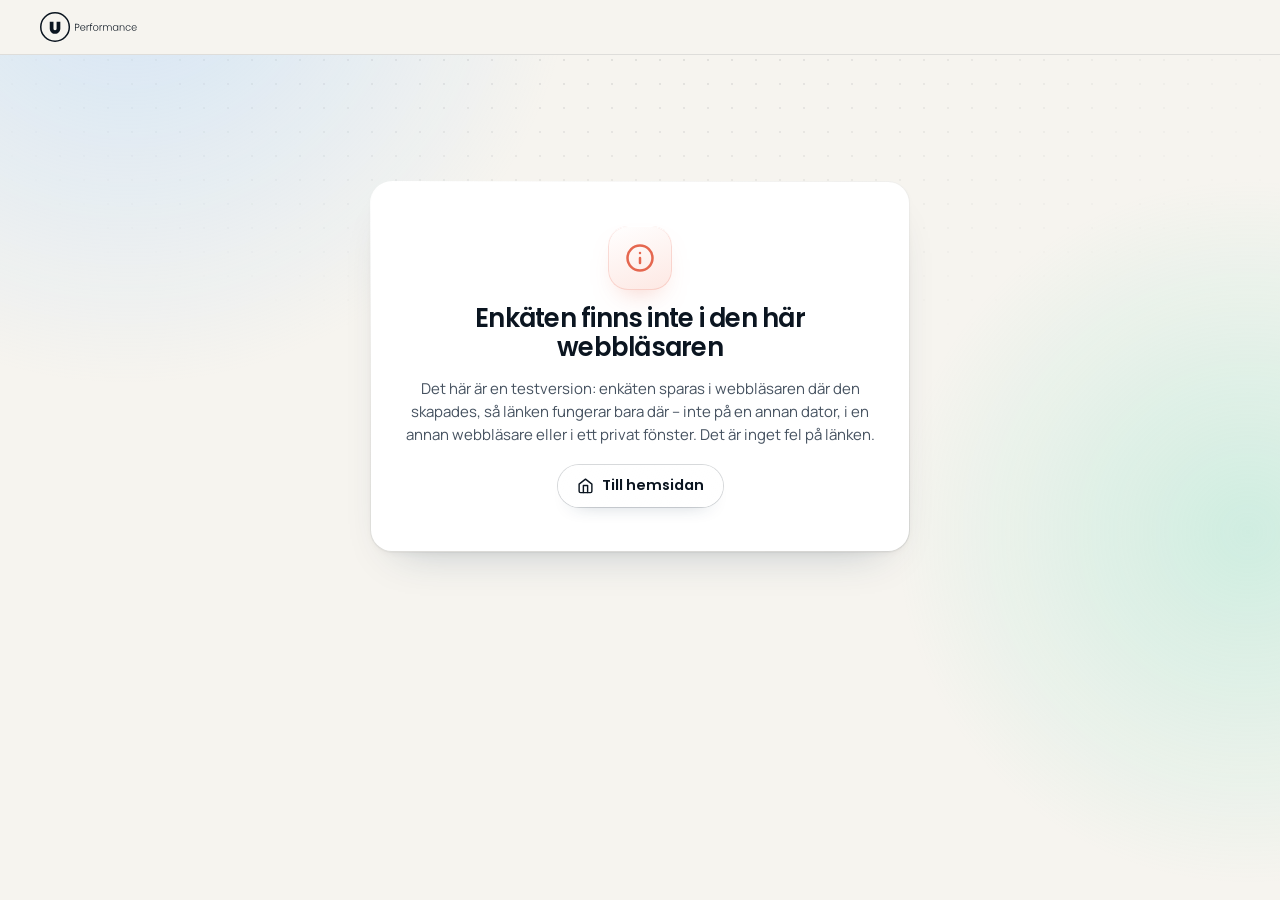
<file: crm/enkat.html>
<!doctype html>
<html lang="sv">
<head>
<meta charset="utf-8">
<script src="skarpt.js"></script>
<meta name="viewport" content="width=device-width, initial-scale=1, viewport-fit=cover">
<title>Enkät · Uperformance</title>
<meta name="robots" content="noindex, nofollow">
<meta name="referrer" content="no-referrer">
<meta name="theme-color" content="#0b1520">
<link rel="icon" href="favicon.png" type="image/png">
<!-- Typsnitten ligger på vår egen server (GDPR) – inget hämtas från Google -->
<link rel="stylesheet" href="../assets/typsnitt/typsnitt.css?v=1">
<link rel="stylesheet" href="crm.css?v=62">
<link rel="stylesheet" href="premium.css?v=42">
<link rel="stylesheet" href="kund.css?v=16">
<link rel="stylesheet" href="enkat.css?v=4">
<script src="data.js?v=25" defer></script>
<script src="enkatlogik.js?v=5" defer></script>
<script src="portal.js?v=5" defer></script>
<script src="lager.js?v=26" defer></script>
<script src="enkat-sida.js?v=4" defer></script>
</head>
<body class="portal-sida enkat-sida">
<svg width="0" height="0" style="position:absolute" aria-hidden="true" focusable="false">
  <symbol id="logo" viewBox="0 0 1274.2 395">
    <path fill="none" stroke="currentColor" stroke-width="20" d="M198,10c103.9,0,188,84,188,187.5s-84.1,187.5-188,187.5S10,301,10,197.5,94.1,10,198,10Z"/>
    <path fill="currentColor" d="M177.5,127.8v88.6c0,7.3,1.6,13,4.7,17.3,3.3,4.1,8.4,6.2,15.5,6.2s12.4-2.1,15.8-6.2c3.4-4.3,5.1-10.1,5.1-17.3v-88.6h49.1v88.6c0,14.9-3.1,27.8-9.3,38.4-6.2,10.5-14.7,18.4-25.5,23.8-10.8,5.3-22.9,8-36.2,8s-25.2-2.7-35.5-8c-10.2-5.3-18.2-13.2-24-23.8-5.8-10.5-8.7-23.3-8.7-38.4v-88.6h49.1-.1Z"/>
    <path fill="currentColor" d="M518.7,181.6c0,7.7-2.5,13.9-7.6,18.7-5.1,4.7-12.7,7.1-22.8,7.1h-18.2v38.4h-9v-90h27.2c10,0,17.6,2.4,22.7,7.1,5.1,4.7,7.7,11,7.7,18.8h0ZM488.3,199.6c14.1,0,21.1-6,21.1-18s-1.7-10.6-5-13.6c-3.3-3.1-8.7-4.6-16.1-4.6h-18.2v36.3h18.2ZM597.4,207c0,3.1,0,5.4-.3,7.1h-58.3c.3,5.3,1.5,9.9,3.9,13.6,2.3,3.8,5.4,6.7,9.1,8.6,3.8,1.9,7.9,2.8,12.4,2.8s10.7-1.4,14.7-4.2,6.7-6.7,8-11.5h9.5c-1.7,6.9-5.4,12.5-11.1,16.9-5.6,4.3-12.6,6.4-21.1,6.4s-12.5-1.5-17.8-4.4c-5.2-3-9.4-7.2-12.4-12.6-2.9-5.5-4.4-11.9-4.4-19.2s1.5-13.7,4.4-19.2,7-9.7,12.2-12.6c5.2-2.9,11.2-4.4,17.9-4.4s12.5,1.5,17.5,4.4c5.1,2.9,8.9,6.9,11.6,11.8,2.7,4.9,4.1,10.3,4.1,16.3v.2ZM588.3,206.7c0-5.2-1-9.7-3.2-13.4-2.1-3.7-5.1-6.5-8.9-8.4-3.8-1.9-7.9-2.8-12.4-2.8-6.7,0-12.4,2.1-17.1,6.4-4.7,4.3-7.3,10.3-7.9,18.2h49.5ZM622.9,187.9c2-4.4,5-7.8,9-10.2,4.1-2.4,9.1-3.6,15.1-3.6v9.4h-2.4c-6.5,0-11.8,1.8-15.7,5.3s-5.9,9.4-5.9,17.6v39.3h-9v-70.3h9v12.5h0ZM688.2,183h-16.3v62.7h-9v-62.7h-9.8v-7.6h9.8v-4.9c0-7.6,1.9-13.3,5.8-16.9,3.9-3.6,10.3-5.4,19.1-5.4v7.7c-5.8,0-10,1.1-12.4,3.3-2.3,2.2-3.5,6-3.5,11.2v4.9h16.3v7.6h0ZM733.2,246.7c-6.6,0-12.6-1.5-17.9-4.4-5.2-3-9.4-7.2-12.5-12.6-3-5.5-4.5-11.9-4.5-19.2s1.5-13.6,4.6-19.1,7.3-9.7,12.6-12.6c5.3-3,11.3-4.5,17.9-4.5s12.6,1.5,17.9,4.5c5.4,2.9,9.6,7.1,12.6,12.6,3.1,5.4,4.6,11.8,4.6,19.1s-1.5,13.6-4.6,19.1-7.3,9.7-12.7,12.7c-5.4,2.9-11.4,4.4-18,4.4h0ZM733.2,238.9c4.6,0,8.9-1,12.9-3.1,3.9-2.1,7.1-5.3,9.5-9.5,2.5-4.3,3.7-9.5,3.7-15.7s-1.2-11.4-3.6-15.6c-2.4-4.3-5.6-7.5-9.5-9.5-3.9-2.1-8.2-3.2-12.9-3.2s-8.9,1.1-12.9,3.2c-3.9,2.1-7.1,5.2-9.5,9.5-2.3,4.2-3.5,9.4-3.5,15.6s1.2,11.4,3.5,15.7c2.4,4.2,5.5,7.4,9.4,9.5s8.2,3.1,12.9,3.1h0ZM794,187.9c2-4.4,5-7.8,9-10.2,4.1-2.4,9.1-3.6,15.1-3.6v9.4h-2.4c-6.5,0-11.8,1.8-15.7,5.3s-5.9,9.4-5.9,17.6v39.3h-9v-70.3h9v12.5h0ZM915.3,174.1c8.2,0,14.9,2.6,20.1,7.9,5.2,5.1,7.9,12.7,7.9,22.5v41.2h-8.9v-40.2c0-7.6-1.8-13.5-5.5-17.5s-8.7-6.1-15.1-6.1-11.9,2.2-15.8,6.6c-3.9,4.4-5.9,10.7-5.9,19.1v38.1h-8.9v-40.2c0-7.6-1.8-13.5-5.5-17.5s-8.8-6.1-15.2-6.1-11.9,2.2-15.8,6.6c-3.9,4.4-5.9,10.7-5.9,19.1v38.1h-9v-70.3h9v12.1c2.2-4.4,5.4-7.7,9.5-9.9,4.1-2.3,8.7-3.5,13.8-3.5s11.4,1.5,16,4.4,8,7.2,10,12.9c1.9-5.6,5.1-9.8,9.7-12.7,4.6-3,9.9-4.5,15.7-4.5h-.2ZM959.2,210.4c0-7.2,1.4-13.5,4.2-18.9,2.9-5.5,6.9-9.7,12-12.6,5.1-3,10.9-4.5,17.4-4.5s12.4,1.5,17.3,4.6c4.9,3.1,8.4,7,10.6,11.8v-15.4h9v70.3h-9v-15.6c-2.2,4.8-5.8,8.8-10.7,12-4.8,3.1-10.6,4.6-17.3,4.6s-12.1-1.5-17.3-4.5c-5.1-3-9.1-7.3-12-12.7-2.8-5.5-4.2-11.8-4.2-19.1h0ZM1020.6,210.6c0-5.7-1.2-10.6-3.5-14.9-2.3-4.3-5.5-7.6-9.5-9.9-3.9-2.3-8.3-3.5-13.1-3.5s-9.4,1.1-13.4,3.3c-3.9,2.2-7.1,5.5-9.4,9.8-2.2,4.2-3.3,9.2-3.3,15.1s1.1,10.8,3.3,15.2c2.3,4.3,5.4,7.6,9.4,9.9,3.9,2.2,8.4,3.3,13.4,3.3s9.2-1.2,13.1-3.5c4-2.3,7.2-5.6,9.5-9.9,2.3-4.3,3.5-9.3,3.5-14.9h0ZM1083.1,174.1c8.4,0,15.3,2.6,20.6,7.9,5.3,5.1,8,12.7,8,22.5v41.2h-8.9v-40.2c0-7.6-1.9-13.5-5.8-17.5-3.8-4-9-6.1-15.6-6.1s-12.2,2.1-16.2,6.4c-4,4.3-6.1,10.6-6.1,18.9v38.4h-9v-70.3h9v12c2.2-4.3,5.4-7.6,9.7-9.8,4.2-2.3,9-3.5,14.3-3.5h0ZM1127.5,210.6c0-7.3,1.5-13.6,4.4-19.1s7-9.7,12.1-12.6c5.1-3,11-4.5,17.6-4.5s15.8,2.1,21.4,6.4c5.7,4.3,9.3,10.1,10.9,17.5h-9.7c-1.2-5.1-3.8-9-7.9-11.8-3.9-2.9-8.9-4.4-14.8-4.4s-9,1.1-12.7,3.2c-3.8,2.1-6.8,5.4-9,9.7-2.1,4.2-3.2,9.4-3.2,15.6s1.1,11.4,3.2,15.7c2.2,4.3,5.2,7.5,9,9.7,3.8,2.1,8,3.2,12.7,3.2s10.9-1.4,14.8-4.2c4-2.9,6.7-7,7.9-12.1h9.7c-1.6,7.2-5.3,13-10.9,17.4-5.7,4.4-12.8,6.6-21.4,6.6s-12.5-1.5-17.6-4.4c-5.1-3-9.2-7.2-12.1-12.6-2.9-5.5-4.4-11.9-4.4-19.2h0ZM1274.2,207c0,3.1,0,5.4-.3,7.1h-58.3c.3,5.3,1.5,9.9,3.9,13.6,2.3,3.8,5.4,6.7,9.1,8.6,3.8,1.9,7.9,2.8,12.4,2.8s10.7-1.4,14.7-4.2,6.7-6.7,8-11.5h9.5c-1.7,6.9-5.4,12.5-11.1,16.9-5.6,4.3-12.6,6.4-21.1,6.4s-12.5-1.5-17.8-4.4c-5.2-3-9.4-7.2-12.4-12.6-2.9-5.5-4.4-11.9-4.4-19.2s1.5-13.7,4.4-19.2,7-9.7,12.2-12.6c5.2-2.9,11.2-4.4,17.9-4.4s12.5,1.5,17.5,4.4c5.1,2.9,8.9,6.9,11.6,11.8,2.7,4.9,4.1,10.3,4.1,16.3v.2ZM1265,206.7c0-5.2-1-9.7-3.2-13.4-2.1-3.7-5.1-6.5-8.9-8.4s-7.9-2.8-12.4-2.8c-6.7,0-12.4,2.1-17.1,6.4-4.7,4.3-7.3,10.3-7.9,18.2h49.5Z"/>
  </symbol>
  <symbol id="i-las" viewBox="0 0 24 24"><rect x="3" y="11" width="18" height="11" rx="2"/><path d="M7 11V7a5 5 0 0 1 10 0v4"/></symbol>
  <symbol id="i-bock" viewBox="0 0 24 24"><path d="M20 6 9 17l-5-5"/></symbol>
  <symbol id="i-plus" viewBox="0 0 24 24"><path d="M12 5v14M5 12h14"/></symbol>
  <symbol id="i-stang" viewBox="0 0 24 24"><path d="M18 6 6 18M6 6l12 12"/></symbol>
  <symbol id="i-varning" viewBox="0 0 24 24"><path d="m21.73 18-8-14a2 2 0 0 0-3.48 0l-8 14A2 2 0 0 0 4 21h16a2 2 0 0 0 1.73-3Z"/><path d="M12 9v4M12 17h.01"/></symbol>
  <symbol id="i-info" viewBox="0 0 24 24"><circle cx="12" cy="12" r="10"/><path d="M12 16v-4M12 8h.01"/></symbol>
  <symbol id="i-klistra" viewBox="0 0 24 24"><rect x="8" y="2" width="8" height="4" rx="1"/><path d="M16 4h2a2 2 0 0 1 2 2v14a2 2 0 0 1-2 2H6a2 2 0 0 1-2-2V6a2 2 0 0 1 2-2h2"/></symbol>
  <symbol id="i-anvandare" viewBox="0 0 24 24"><path d="M16 21v-2a4 4 0 0 0-4-4H6a4 4 0 0 0-4 4v2M22 21v-2a4 4 0 0 0-3-3.87M16 3.13a4 4 0 0 1 0 7.75"/><circle cx="9" cy="7" r="4"/></symbol>
  <symbol id="i-kalender" viewBox="0 0 24 24"><rect x="3" y="4" width="18" height="18" rx="2"/><path d="M16 2v4M8 2v4M3 10h18"/></symbol>
  <symbol id="i-klocka" viewBox="0 0 24 24"><circle cx="12" cy="12" r="10"/><path d="M12 6v6l4 2"/></symbol>
  <symbol id="i-pil" viewBox="0 0 24 24"><path d="M5 12h14M12 5l7 7-7 7"/></symbol>
  <symbol id="i-pil-v" viewBox="0 0 24 24"><path d="M19 12H5M12 19l-7-7 7-7"/></symbol>
  <symbol id="i-sparat" viewBox="0 0 24 24"><path d="M19 21H5a2 2 0 0 1-2-2V5a2 2 0 0 1 2-2h11l5 5v11a2 2 0 0 1-2 2z"/><path d="M17 21v-8H7v8M7 3v5h8"/></symbol>
  <symbol id="i-mejl" viewBox="0 0 24 24"><rect x="2" y="4" width="20" height="16" rx="2"/><path d="m22 7-10 6L2 7"/></symbol>
  <symbol id="i-samtal" viewBox="0 0 24 24"><path d="M22 16.92v3a2 2 0 0 1-2.18 2 19.79 19.79 0 0 1-8.63-3.07 19.5 19.5 0 0 1-6-6A19.79 19.79 0 0 1 2.12 4.18 2 2 0 0 1 4.11 2h3a2 2 0 0 1 2 1.72c.13.96.36 1.9.7 2.81a2 2 0 0 1-.45 2.11L8.09 9.91a16 16 0 0 0 6 6l1.27-1.27a2 2 0 0 1 2.11-.45c.91.34 1.85.57 2.81.7A2 2 0 0 1 22 16.92z"/></symbol>
  <symbol id="i-hjarta" viewBox="0 0 24 24"><path d="M19 14c1.49-1.46 3-3.21 3-5.5A5.5 5.5 0 0 0 16.5 3c-1.76 0-3 .5-4.5 2-1.5-1.5-2.74-2-4.5-2A5.5 5.5 0 0 0 2 8.5c0 2.3 1.5 4.05 3 5.5l7 7Z"/></symbol>
  <symbol id="i-redigera" viewBox="0 0 24 24"><path d="M17 3a2.85 2.85 0 1 1 4 4L7.5 20.5 2 22l1.5-5.5Z"/></symbol>
  <symbol id="i-hem" viewBox="0 0 24 24"><path d="m3 10 9-7 9 7v10a2 2 0 0 1-2 2H5a2 2 0 0 1-2-2Z"/><path d="M9 22V12h6v10"/></symbol>
  <symbol id="i-enkat" viewBox="0 0 24 24"><rect x="4" y="3" width="16" height="18" rx="2.5"/><path d="M8 8.5l1.2 1.2L11.5 7.4M8 14.5l1.2 1.2 2.3-2.3"/><path d="M14 8.5h3M14 14.5h3"/></symbol>
  <symbol id="i-stapel" viewBox="0 0 24 24"><path d="M3 3v16a2 2 0 0 0 2 2h16"/><path d="M18 17V9"/><path d="M13 17V5"/><path d="M8 17v-3"/></symbol>
  <symbol id="i-skrivare" viewBox="0 0 24 24"><path d="M6 9V2h12v7"/><path d="M6 18H4a2 2 0 0 1-2-2v-5a2 2 0 0 1 2-2h16a2 2 0 0 1 2 2v5a2 2 0 0 1-2 2h-2"/><rect x="6" y="14" width="12" height="8"/></symbol>
  <symbol id="i-aterstall" viewBox="0 0 24 24"><path d="M3 12a9 9 0 1 0 3-6.7L3 8"/><path d="M3 3v5h5"/></symbol>
</svg>

<div class="portal-bakgrund" aria-hidden="true"><span></span><span></span></div>
<header class="portal-topp">
  <a class="portal-logga" href="../" aria-label="Uperformance – till startsidan"><svg viewBox="0 0 1274.2 395" aria-hidden="true"><use href="#logo"/></svg></a>
  <span class="saker" data-saker hidden><svg class="ikon" aria-hidden="true"><use href="#i-las"/></svg><span data-saker-text>Anonym enkät</span></span>
  <span class="sparstatus" data-sparstatus hidden><i></i><span>Sparas i den här webbläsaren</span></span>
</header>
<main class="portal" id="portal"><p class="hamtar" role="status">Hämtar …</p><div class="skelett" aria-hidden="true"><div class="skelett-hjalte"></div><div class="skelett-rad"><i></i></div></div></main>
<div class="toaster" data-toaster aria-live="polite"></div>
</body>
</html>
</file>
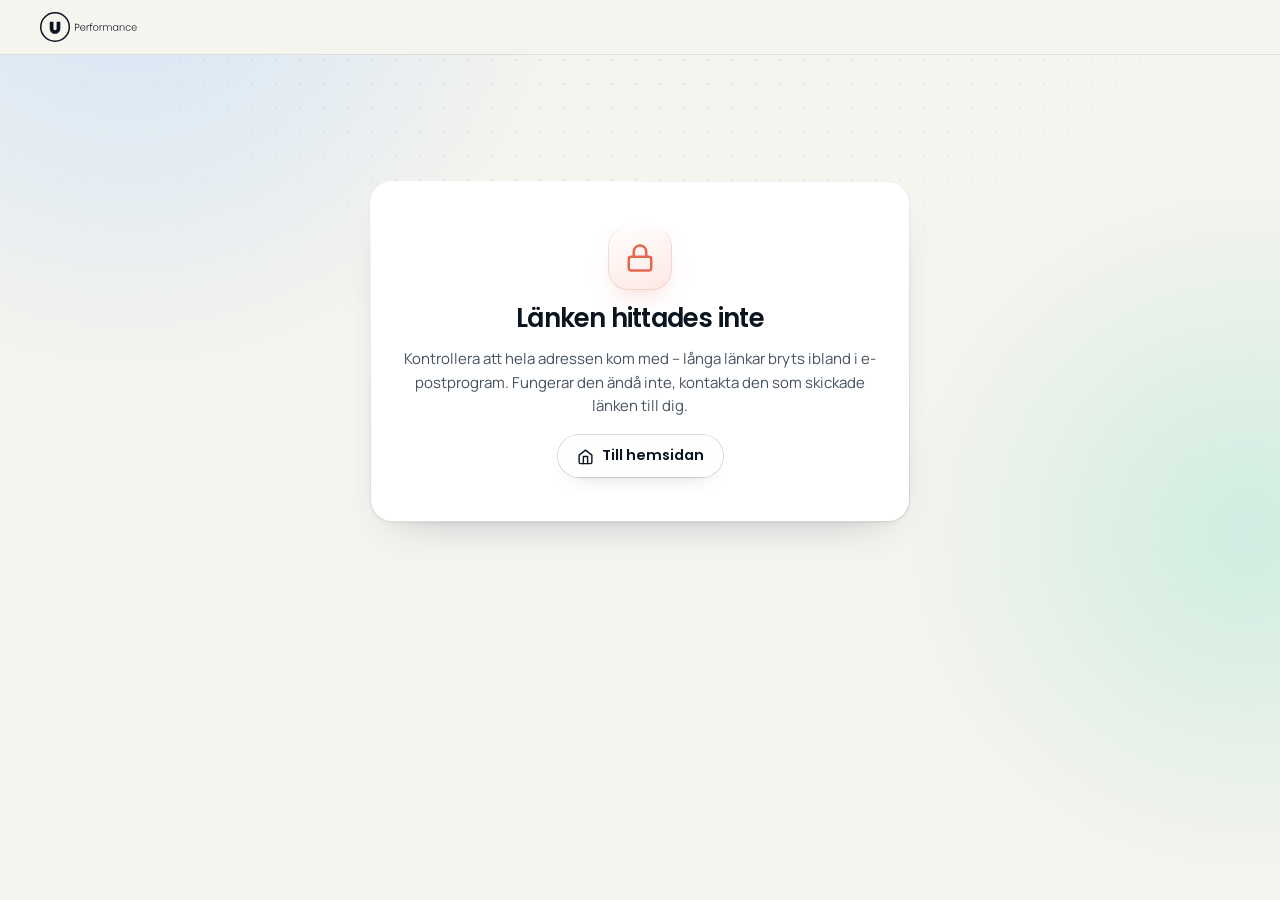
<file: crm/halsa.html>
<!doctype html>
<html lang="sv">
<head>
<meta charset="utf-8">
<script src="skarpt.js"></script>
<meta name="viewport" content="width=device-width, initial-scale=1, viewport-fit=cover">
<title>Hälsoformulär · Uperformance</title>
<meta name="robots" content="noindex, nofollow">
<meta name="referrer" content="no-referrer">
<meta name="theme-color" content="#0b1520">
<link rel="icon" href="favicon.png" type="image/png">
<!-- Typsnitten ligger på vår egen server (GDPR) – inget hämtas från Google -->
<link rel="stylesheet" href="../assets/typsnitt/typsnitt.css?v=1">
<link rel="stylesheet" href="crm.css?v=62">
<link rel="stylesheet" href="premium.css?v=42">
<link rel="stylesheet" href="kund.css?v=16">
<script src="data.js?v=25" defer></script>
<script src="kundlogik.js?v=7" defer></script>
<script src="portal.js?v=5" defer></script>
<script src="lager.js?v=26" defer></script>
<script src="halsa.js?v=14" defer></script>
</head>
<body class="portal-sida halsa-sida">
<svg width="0" height="0" style="position:absolute" aria-hidden="true" focusable="false">
  <symbol id="logo" viewBox="0 0 1274.2 395">
    <path fill="none" stroke="currentColor" stroke-width="20" d="M198,10c103.9,0,188,84,188,187.5s-84.1,187.5-188,187.5S10,301,10,197.5,94.1,10,198,10Z"/>
    <path fill="currentColor" d="M177.5,127.8v88.6c0,7.3,1.6,13,4.7,17.3,3.3,4.1,8.4,6.2,15.5,6.2s12.4-2.1,15.8-6.2c3.4-4.3,5.1-10.1,5.1-17.3v-88.6h49.1v88.6c0,14.9-3.1,27.8-9.3,38.4-6.2,10.5-14.7,18.4-25.5,23.8-10.8,5.3-22.9,8-36.2,8s-25.2-2.7-35.5-8c-10.2-5.3-18.2-13.2-24-23.8-5.8-10.5-8.7-23.3-8.7-38.4v-88.6h49.1-.1Z"/>
    <path fill="currentColor" d="M518.7,181.6c0,7.7-2.5,13.9-7.6,18.7-5.1,4.7-12.7,7.1-22.8,7.1h-18.2v38.4h-9v-90h27.2c10,0,17.6,2.4,22.7,7.1,5.1,4.7,7.7,11,7.7,18.8h0ZM488.3,199.6c14.1,0,21.1-6,21.1-18s-1.7-10.6-5-13.6c-3.3-3.1-8.7-4.6-16.1-4.6h-18.2v36.3h18.2ZM597.4,207c0,3.1,0,5.4-.3,7.1h-58.3c.3,5.3,1.5,9.9,3.9,13.6,2.3,3.8,5.4,6.7,9.1,8.6,3.8,1.9,7.9,2.8,12.4,2.8s10.7-1.4,14.7-4.2,6.7-6.7,8-11.5h9.5c-1.7,6.9-5.4,12.5-11.1,16.9-5.6,4.3-12.6,6.4-21.1,6.4s-12.5-1.5-17.8-4.4c-5.2-3-9.4-7.2-12.4-12.6-2.9-5.5-4.4-11.9-4.4-19.2s1.5-13.7,4.4-19.2,7-9.7,12.2-12.6c5.2-2.9,11.2-4.4,17.9-4.4s12.5,1.5,17.5,4.4c5.1,2.9,8.9,6.9,11.6,11.8,2.7,4.9,4.1,10.3,4.1,16.3v.2ZM588.3,206.7c0-5.2-1-9.7-3.2-13.4-2.1-3.7-5.1-6.5-8.9-8.4-3.8-1.9-7.9-2.8-12.4-2.8-6.7,0-12.4,2.1-17.1,6.4-4.7,4.3-7.3,10.3-7.9,18.2h49.5ZM622.9,187.9c2-4.4,5-7.8,9-10.2,4.1-2.4,9.1-3.6,15.1-3.6v9.4h-2.4c-6.5,0-11.8,1.8-15.7,5.3s-5.9,9.4-5.9,17.6v39.3h-9v-70.3h9v12.5h0ZM688.2,183h-16.3v62.7h-9v-62.7h-9.8v-7.6h9.8v-4.9c0-7.6,1.9-13.3,5.8-16.9,3.9-3.6,10.3-5.4,19.1-5.4v7.7c-5.8,0-10,1.1-12.4,3.3-2.3,2.2-3.5,6-3.5,11.2v4.9h16.3v7.6h0ZM733.2,246.7c-6.6,0-12.6-1.5-17.9-4.4-5.2-3-9.4-7.2-12.5-12.6-3-5.5-4.5-11.9-4.5-19.2s1.5-13.6,4.6-19.1,7.3-9.7,12.6-12.6c5.3-3,11.3-4.5,17.9-4.5s12.6,1.5,17.9,4.5c5.4,2.9,9.6,7.1,12.6,12.6,3.1,5.4,4.6,11.8,4.6,19.1s-1.5,13.6-4.6,19.1-7.3,9.7-12.7,12.7c-5.4,2.9-11.4,4.4-18,4.4h0ZM733.2,238.9c4.6,0,8.9-1,12.9-3.1,3.9-2.1,7.1-5.3,9.5-9.5,2.5-4.3,3.7-9.5,3.7-15.7s-1.2-11.4-3.6-15.6c-2.4-4.3-5.6-7.5-9.5-9.5-3.9-2.1-8.2-3.2-12.9-3.2s-8.9,1.1-12.9,3.2c-3.9,2.1-7.1,5.2-9.5,9.5-2.3,4.2-3.5,9.4-3.5,15.6s1.2,11.4,3.5,15.7c2.4,4.2,5.5,7.4,9.4,9.5s8.2,3.1,12.9,3.1h0ZM794,187.9c2-4.4,5-7.8,9-10.2,4.1-2.4,9.1-3.6,15.1-3.6v9.4h-2.4c-6.5,0-11.8,1.8-15.7,5.3s-5.9,9.4-5.9,17.6v39.3h-9v-70.3h9v12.5h0ZM915.3,174.1c8.2,0,14.9,2.6,20.1,7.9,5.2,5.1,7.9,12.7,7.9,22.5v41.2h-8.9v-40.2c0-7.6-1.8-13.5-5.5-17.5s-8.7-6.1-15.1-6.1-11.9,2.2-15.8,6.6c-3.9,4.4-5.9,10.7-5.9,19.1v38.1h-8.9v-40.2c0-7.6-1.8-13.5-5.5-17.5s-8.8-6.1-15.2-6.1-11.9,2.2-15.8,6.6c-3.9,4.4-5.9,10.7-5.9,19.1v38.1h-9v-70.3h9v12.1c2.2-4.4,5.4-7.7,9.5-9.9,4.1-2.3,8.7-3.5,13.8-3.5s11.4,1.5,16,4.4,8,7.2,10,12.9c1.9-5.6,5.1-9.8,9.7-12.7,4.6-3,9.9-4.5,15.7-4.5h-.2ZM959.2,210.4c0-7.2,1.4-13.5,4.2-18.9,2.9-5.5,6.9-9.7,12-12.6,5.1-3,10.9-4.5,17.4-4.5s12.4,1.5,17.3,4.6c4.9,3.1,8.4,7,10.6,11.8v-15.4h9v70.3h-9v-15.6c-2.2,4.8-5.8,8.8-10.7,12-4.8,3.1-10.6,4.6-17.3,4.6s-12.1-1.5-17.3-4.5c-5.1-3-9.1-7.3-12-12.7-2.8-5.5-4.2-11.8-4.2-19.1h0ZM1020.6,210.6c0-5.7-1.2-10.6-3.5-14.9-2.3-4.3-5.5-7.6-9.5-9.9-3.9-2.3-8.3-3.5-13.1-3.5s-9.4,1.1-13.4,3.3c-3.9,2.2-7.1,5.5-9.4,9.8-2.2,4.2-3.3,9.2-3.3,15.1s1.1,10.8,3.3,15.2c2.3,4.3,5.4,7.6,9.4,9.9,3.9,2.2,8.4,3.3,13.4,3.3s9.2-1.2,13.1-3.5c4-2.3,7.2-5.6,9.5-9.9,2.3-4.3,3.5-9.3,3.5-14.9h0ZM1083.1,174.1c8.4,0,15.3,2.6,20.6,7.9,5.3,5.1,8,12.7,8,22.5v41.2h-8.9v-40.2c0-7.6-1.9-13.5-5.8-17.5-3.8-4-9-6.1-15.6-6.1s-12.2,2.1-16.2,6.4c-4,4.3-6.1,10.6-6.1,18.9v38.4h-9v-70.3h9v12c2.2-4.3,5.4-7.6,9.7-9.8,4.2-2.3,9-3.5,14.3-3.5h0ZM1127.5,210.6c0-7.3,1.5-13.6,4.4-19.1s7-9.7,12.1-12.6c5.1-3,11-4.5,17.6-4.5s15.8,2.1,21.4,6.4c5.7,4.3,9.3,10.1,10.9,17.5h-9.7c-1.2-5.1-3.8-9-7.9-11.8-3.9-2.9-8.9-4.4-14.8-4.4s-9,1.1-12.7,3.2c-3.8,2.1-6.8,5.4-9,9.7-2.1,4.2-3.2,9.4-3.2,15.6s1.1,11.4,3.2,15.7c2.2,4.3,5.2,7.5,9,9.7,3.8,2.1,8,3.2,12.7,3.2s10.9-1.4,14.8-4.2c4-2.9,6.7-7,7.9-12.1h9.7c-1.6,7.2-5.3,13-10.9,17.4-5.7,4.4-12.8,6.6-21.4,6.6s-12.5-1.5-17.6-4.4c-5.1-3-9.2-7.2-12.1-12.6-2.9-5.5-4.4-11.9-4.4-19.2h0ZM1274.2,207c0,3.1,0,5.4-.3,7.1h-58.3c.3,5.3,1.5,9.9,3.9,13.6,2.3,3.8,5.4,6.7,9.1,8.6,3.8,1.9,7.9,2.8,12.4,2.8s10.7-1.4,14.7-4.2,6.7-6.7,8-11.5h9.5c-1.7,6.9-5.4,12.5-11.1,16.9-5.6,4.3-12.6,6.4-21.1,6.4s-12.5-1.5-17.8-4.4c-5.2-3-9.4-7.2-12.4-12.6-2.9-5.5-4.4-11.9-4.4-19.2s1.5-13.7,4.4-19.2,7-9.7,12.2-12.6c5.2-2.9,11.2-4.4,17.9-4.4s12.5,1.5,17.5,4.4c5.1,2.9,8.9,6.9,11.6,11.8,2.7,4.9,4.1,10.3,4.1,16.3v.2ZM1265,206.7c0-5.2-1-9.7-3.2-13.4-2.1-3.7-5.1-6.5-8.9-8.4s-7.9-2.8-12.4-2.8c-6.7,0-12.4,2.1-17.1,6.4-4.7,4.3-7.3,10.3-7.9,18.2h49.5Z"/>
  </symbol>
  <symbol id="i-las" viewBox="0 0 24 24"><rect x="3" y="11" width="18" height="11" rx="2"/><path d="M7 11V7a5 5 0 0 1 10 0v4"/></symbol>
  <symbol id="i-bock" viewBox="0 0 24 24"><path d="M20 6 9 17l-5-5"/></symbol>
  <symbol id="i-plus" viewBox="0 0 24 24"><path d="M12 5v14M5 12h14"/></symbol>
  <symbol id="i-stang" viewBox="0 0 24 24"><path d="M18 6 6 18M6 6l12 12"/></symbol>
  <symbol id="i-varning" viewBox="0 0 24 24"><path d="m21.73 18-8-14a2 2 0 0 0-3.48 0l-8 14A2 2 0 0 0 4 21h16a2 2 0 0 0 1.73-3Z"/><path d="M12 9v4M12 17h.01"/></symbol>
  <symbol id="i-info" viewBox="0 0 24 24"><circle cx="12" cy="12" r="10"/><path d="M12 16v-4M12 8h.01"/></symbol>
  <symbol id="i-klistra" viewBox="0 0 24 24"><rect x="8" y="2" width="8" height="4" rx="1"/><path d="M16 4h2a2 2 0 0 1 2 2v14a2 2 0 0 1-2 2H6a2 2 0 0 1-2-2V6a2 2 0 0 1 2-2h2"/></symbol>
  <symbol id="i-anvandare" viewBox="0 0 24 24"><path d="M16 21v-2a4 4 0 0 0-4-4H6a4 4 0 0 0-4 4v2M22 21v-2a4 4 0 0 0-3-3.87M16 3.13a4 4 0 0 1 0 7.75"/><circle cx="9" cy="7" r="4"/></symbol>
  <symbol id="i-kalender" viewBox="0 0 24 24"><rect x="3" y="4" width="18" height="18" rx="2"/><path d="M16 2v4M8 2v4M3 10h18"/></symbol>
  <symbol id="i-klocka" viewBox="0 0 24 24"><circle cx="12" cy="12" r="10"/><path d="M12 6v6l4 2"/></symbol>
  <symbol id="i-pil" viewBox="0 0 24 24"><path d="M5 12h14M12 5l7 7-7 7"/></symbol>
  <symbol id="i-pil-v" viewBox="0 0 24 24"><path d="M19 12H5M12 19l-7-7 7-7"/></symbol>
  <symbol id="i-sparat" viewBox="0 0 24 24"><path d="M19 21H5a2 2 0 0 1-2-2V5a2 2 0 0 1 2-2h11l5 5v11a2 2 0 0 1-2 2z"/><path d="M17 21v-8H7v8M7 3v5h8"/></symbol>
  <symbol id="i-mejl" viewBox="0 0 24 24"><rect x="2" y="4" width="20" height="16" rx="2"/><path d="m22 7-10 6L2 7"/></symbol>
  <symbol id="i-samtal" viewBox="0 0 24 24"><path d="M22 16.92v3a2 2 0 0 1-2.18 2 19.79 19.79 0 0 1-8.63-3.07 19.5 19.5 0 0 1-6-6A19.79 19.79 0 0 1 2.12 4.18 2 2 0 0 1 4.11 2h3a2 2 0 0 1 2 1.72c.13.96.36 1.9.7 2.81a2 2 0 0 1-.45 2.11L8.09 9.91a16 16 0 0 0 6 6l1.27-1.27a2 2 0 0 1 2.11-.45c.91.34 1.85.57 2.81.7A2 2 0 0 1 22 16.92z"/></symbol>
  <symbol id="i-hjarta" viewBox="0 0 24 24"><path d="M19 14c1.49-1.46 3-3.21 3-5.5A5.5 5.5 0 0 0 16.5 3c-1.76 0-3 .5-4.5 2-1.5-1.5-2.74-2-4.5-2A5.5 5.5 0 0 0 2 8.5c0 2.3 1.5 4.05 3 5.5l7 7Z"/></symbol>
  <symbol id="i-redigera" viewBox="0 0 24 24"><path d="M17 3a2.85 2.85 0 1 1 4 4L7.5 20.5 2 22l1.5-5.5Z"/></symbol>
  <symbol id="i-hem" viewBox="0 0 24 24"><path d="m3 10 9-7 9 7v10a2 2 0 0 1-2 2H5a2 2 0 0 1-2-2Z"/><path d="M9 22V12h6v10"/></symbol>
</svg>

<div class="portal-bakgrund" aria-hidden="true"><span></span><span></span></div>
<header class="portal-topp">
  <a class="portal-logga" href="../" aria-label="Uperformance – till startsidan"><svg viewBox="0 0 1274.2 395" aria-hidden="true"><use href="#logo"/></svg></a>
  <span class="saker" data-saker hidden><svg class="ikon" aria-hidden="true"><use href="#i-las"/></svg><span data-saker-text>Personlig länk</span><span class="saker-for" data-saker-for></span></span>
  <span class="sparstatus" data-sparstatus hidden><i></i><span>Sparas automatiskt</span></span>
  <p class="sr" data-spar-sr aria-live="polite"></p>
</header>
<main class="portal" id="portal"><p class="hamtar" role="status">Hämtar …</p><div class="skelett" aria-hidden="true"><div class="skelett-hjalte"></div><div class="skelett-rad"><i></i></div></div></main>
<dialog class="ark" data-ark aria-labelledby="ark-titel"></dialog>
<div class="toaster" data-toaster aria-live="polite"></div>
</body>
</html>
</file>
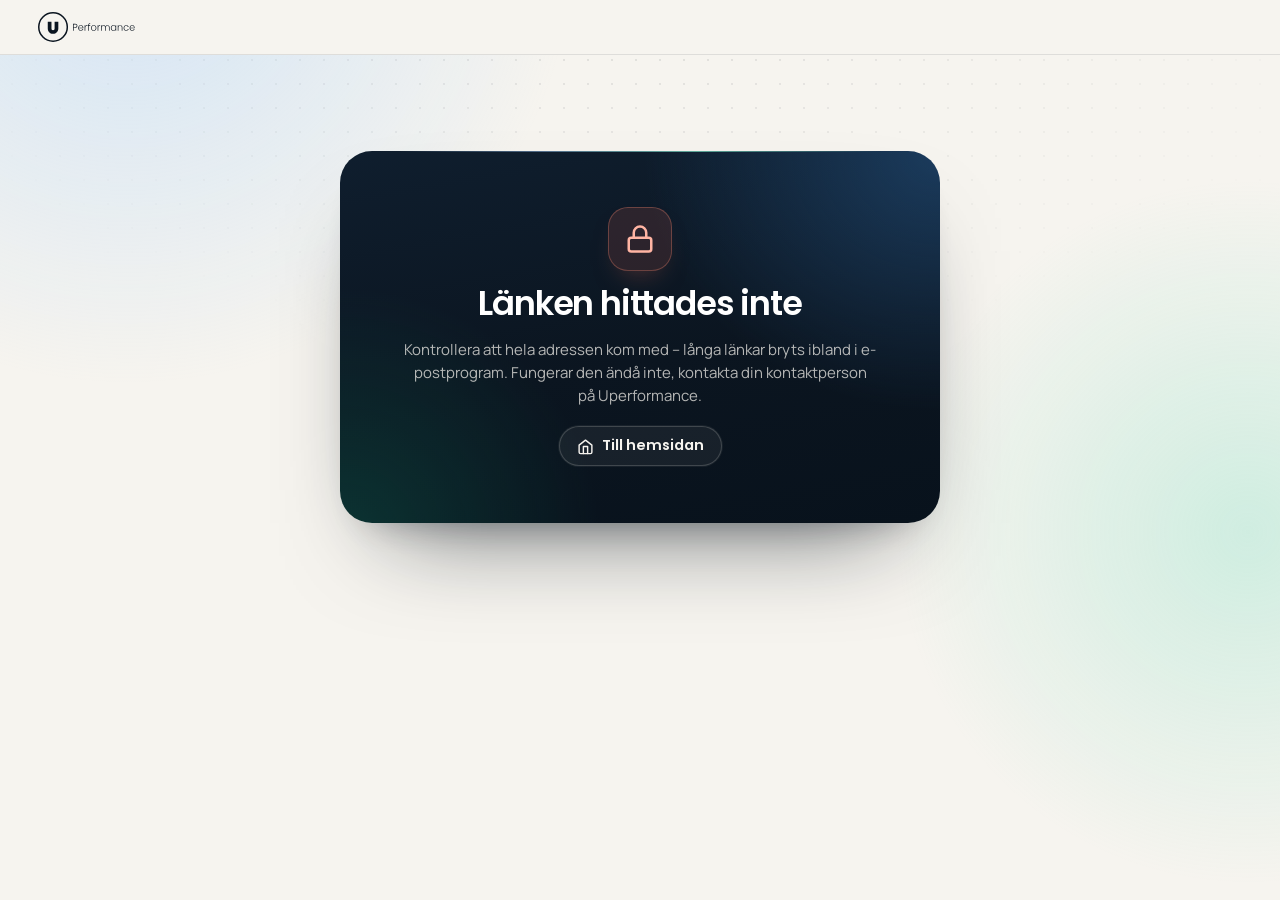
<file: crm/kund.html>
<!doctype html>
<html lang="sv">
<head>
<meta charset="utf-8">
<script src="skarpt.js"></script>
<meta name="viewport" content="width=device-width, initial-scale=1, viewport-fit=cover">
<title>Kundunderlag · Uperformance</title>
<meta name="robots" content="noindex, nofollow">
<meta name="referrer" content="no-referrer">
<meta name="theme-color" content="#0b1520">
<link rel="icon" href="favicon.png" type="image/png">
<!-- Typsnitten ligger på vår egen server (GDPR) – inget hämtas från Google -->
<link rel="stylesheet" href="../assets/typsnitt/typsnitt.css?v=1">
<link rel="stylesheet" href="crm.css?v=62">
<link rel="stylesheet" href="premium.css?v=42">
<link rel="stylesheet" href="kund.css?v=16">
<script src="data.js?v=25" defer></script>
<script src="kundlogik.js?v=7" defer></script>
<script src="portal.js?v=5" defer></script>
<script src="lager.js?v=26" defer></script>
<script src="kund.js?v=16" defer></script>
</head>
<body class="portal-sida kund-sida">
<svg width="0" height="0" style="position:absolute" aria-hidden="true" focusable="false">
  <symbol id="logo" viewBox="0 0 1274.2 395">
    <path fill="none" stroke="currentColor" stroke-width="20" d="M198,10c103.9,0,188,84,188,187.5s-84.1,187.5-188,187.5S10,301,10,197.5,94.1,10,198,10Z"/>
    <path fill="currentColor" d="M177.5,127.8v88.6c0,7.3,1.6,13,4.7,17.3,3.3,4.1,8.4,6.2,15.5,6.2s12.4-2.1,15.8-6.2c3.4-4.3,5.1-10.1,5.1-17.3v-88.6h49.1v88.6c0,14.9-3.1,27.8-9.3,38.4-6.2,10.5-14.7,18.4-25.5,23.8-10.8,5.3-22.9,8-36.2,8s-25.2-2.7-35.5-8c-10.2-5.3-18.2-13.2-24-23.8-5.8-10.5-8.7-23.3-8.7-38.4v-88.6h49.1-.1Z"/>
    <path fill="currentColor" d="M518.7,181.6c0,7.7-2.5,13.9-7.6,18.7-5.1,4.7-12.7,7.1-22.8,7.1h-18.2v38.4h-9v-90h27.2c10,0,17.6,2.4,22.7,7.1,5.1,4.7,7.7,11,7.7,18.8h0ZM488.3,199.6c14.1,0,21.1-6,21.1-18s-1.7-10.6-5-13.6c-3.3-3.1-8.7-4.6-16.1-4.6h-18.2v36.3h18.2ZM597.4,207c0,3.1,0,5.4-.3,7.1h-58.3c.3,5.3,1.5,9.9,3.9,13.6,2.3,3.8,5.4,6.7,9.1,8.6,3.8,1.9,7.9,2.8,12.4,2.8s10.7-1.4,14.7-4.2,6.7-6.7,8-11.5h9.5c-1.7,6.9-5.4,12.5-11.1,16.9-5.6,4.3-12.6,6.4-21.1,6.4s-12.5-1.5-17.8-4.4c-5.2-3-9.4-7.2-12.4-12.6-2.9-5.5-4.4-11.9-4.4-19.2s1.5-13.7,4.4-19.2,7-9.7,12.2-12.6c5.2-2.9,11.2-4.4,17.9-4.4s12.5,1.5,17.5,4.4c5.1,2.9,8.9,6.9,11.6,11.8,2.7,4.9,4.1,10.3,4.1,16.3v.2ZM588.3,206.7c0-5.2-1-9.7-3.2-13.4-2.1-3.7-5.1-6.5-8.9-8.4-3.8-1.9-7.9-2.8-12.4-2.8-6.7,0-12.4,2.1-17.1,6.4-4.7,4.3-7.3,10.3-7.9,18.2h49.5ZM622.9,187.9c2-4.4,5-7.8,9-10.2,4.1-2.4,9.1-3.6,15.1-3.6v9.4h-2.4c-6.5,0-11.8,1.8-15.7,5.3s-5.9,9.4-5.9,17.6v39.3h-9v-70.3h9v12.5h0ZM688.2,183h-16.3v62.7h-9v-62.7h-9.8v-7.6h9.8v-4.9c0-7.6,1.9-13.3,5.8-16.9,3.9-3.6,10.3-5.4,19.1-5.4v7.7c-5.8,0-10,1.1-12.4,3.3-2.3,2.2-3.5,6-3.5,11.2v4.9h16.3v7.6h0ZM733.2,246.7c-6.6,0-12.6-1.5-17.9-4.4-5.2-3-9.4-7.2-12.5-12.6-3-5.5-4.5-11.9-4.5-19.2s1.5-13.6,4.6-19.1,7.3-9.7,12.6-12.6c5.3-3,11.3-4.5,17.9-4.5s12.6,1.5,17.9,4.5c5.4,2.9,9.6,7.1,12.6,12.6,3.1,5.4,4.6,11.8,4.6,19.1s-1.5,13.6-4.6,19.1-7.3,9.7-12.7,12.7c-5.4,2.9-11.4,4.4-18,4.4h0ZM733.2,238.9c4.6,0,8.9-1,12.9-3.1,3.9-2.1,7.1-5.3,9.5-9.5,2.5-4.3,3.7-9.5,3.7-15.7s-1.2-11.4-3.6-15.6c-2.4-4.3-5.6-7.5-9.5-9.5-3.9-2.1-8.2-3.2-12.9-3.2s-8.9,1.1-12.9,3.2c-3.9,2.1-7.1,5.2-9.5,9.5-2.3,4.2-3.5,9.4-3.5,15.6s1.2,11.4,3.5,15.7c2.4,4.2,5.5,7.4,9.4,9.5s8.2,3.1,12.9,3.1h0ZM794,187.9c2-4.4,5-7.8,9-10.2,4.1-2.4,9.1-3.6,15.1-3.6v9.4h-2.4c-6.5,0-11.8,1.8-15.7,5.3s-5.9,9.4-5.9,17.6v39.3h-9v-70.3h9v12.5h0ZM915.3,174.1c8.2,0,14.9,2.6,20.1,7.9,5.2,5.1,7.9,12.7,7.9,22.5v41.2h-8.9v-40.2c0-7.6-1.8-13.5-5.5-17.5s-8.7-6.1-15.1-6.1-11.9,2.2-15.8,6.6c-3.9,4.4-5.9,10.7-5.9,19.1v38.1h-8.9v-40.2c0-7.6-1.8-13.5-5.5-17.5s-8.8-6.1-15.2-6.1-11.9,2.2-15.8,6.6c-3.9,4.4-5.9,10.7-5.9,19.1v38.1h-9v-70.3h9v12.1c2.2-4.4,5.4-7.7,9.5-9.9,4.1-2.3,8.7-3.5,13.8-3.5s11.4,1.5,16,4.4,8,7.2,10,12.9c1.9-5.6,5.1-9.8,9.7-12.7,4.6-3,9.9-4.5,15.7-4.5h-.2ZM959.2,210.4c0-7.2,1.4-13.5,4.2-18.9,2.9-5.5,6.9-9.7,12-12.6,5.1-3,10.9-4.5,17.4-4.5s12.4,1.5,17.3,4.6c4.9,3.1,8.4,7,10.6,11.8v-15.4h9v70.3h-9v-15.6c-2.2,4.8-5.8,8.8-10.7,12-4.8,3.1-10.6,4.6-17.3,4.6s-12.1-1.5-17.3-4.5c-5.1-3-9.1-7.3-12-12.7-2.8-5.5-4.2-11.8-4.2-19.1h0ZM1020.6,210.6c0-5.7-1.2-10.6-3.5-14.9-2.3-4.3-5.5-7.6-9.5-9.9-3.9-2.3-8.3-3.5-13.1-3.5s-9.4,1.1-13.4,3.3c-3.9,2.2-7.1,5.5-9.4,9.8-2.2,4.2-3.3,9.2-3.3,15.1s1.1,10.8,3.3,15.2c2.3,4.3,5.4,7.6,9.4,9.9,3.9,2.2,8.4,3.3,13.4,3.3s9.2-1.2,13.1-3.5c4-2.3,7.2-5.6,9.5-9.9,2.3-4.3,3.5-9.3,3.5-14.9h0ZM1083.1,174.1c8.4,0,15.3,2.6,20.6,7.9,5.3,5.1,8,12.7,8,22.5v41.2h-8.9v-40.2c0-7.6-1.9-13.5-5.8-17.5-3.8-4-9-6.1-15.6-6.1s-12.2,2.1-16.2,6.4c-4,4.3-6.1,10.6-6.1,18.9v38.4h-9v-70.3h9v12c2.2-4.3,5.4-7.6,9.7-9.8,4.2-2.3,9-3.5,14.3-3.5h0ZM1127.5,210.6c0-7.3,1.5-13.6,4.4-19.1s7-9.7,12.1-12.6c5.1-3,11-4.5,17.6-4.5s15.8,2.1,21.4,6.4c5.7,4.3,9.3,10.1,10.9,17.5h-9.7c-1.2-5.1-3.8-9-7.9-11.8-3.9-2.9-8.9-4.4-14.8-4.4s-9,1.1-12.7,3.2c-3.8,2.1-6.8,5.4-9,9.7-2.1,4.2-3.2,9.4-3.2,15.6s1.1,11.4,3.2,15.7c2.2,4.3,5.2,7.5,9,9.7,3.8,2.1,8,3.2,12.7,3.2s10.9-1.4,14.8-4.2c4-2.9,6.7-7,7.9-12.1h9.7c-1.6,7.2-5.3,13-10.9,17.4-5.7,4.4-12.8,6.6-21.4,6.6s-12.5-1.5-17.6-4.4c-5.1-3-9.2-7.2-12.1-12.6-2.9-5.5-4.4-11.9-4.4-19.2h0ZM1274.2,207c0,3.1,0,5.4-.3,7.1h-58.3c.3,5.3,1.5,9.9,3.9,13.6,2.3,3.8,5.4,6.7,9.1,8.6,3.8,1.9,7.9,2.8,12.4,2.8s10.7-1.4,14.7-4.2,6.7-6.7,8-11.5h9.5c-1.7,6.9-5.4,12.5-11.1,16.9-5.6,4.3-12.6,6.4-21.1,6.4s-12.5-1.5-17.8-4.4c-5.2-3-9.4-7.2-12.4-12.6-2.9-5.5-4.4-11.9-4.4-19.2s1.5-13.7,4.4-19.2,7-9.7,12.2-12.6c5.2-2.9,11.2-4.4,17.9-4.4s12.5,1.5,17.5,4.4c5.1,2.9,8.9,6.9,11.6,11.8,2.7,4.9,4.1,10.3,4.1,16.3v.2ZM1265,206.7c0-5.2-1-9.7-3.2-13.4-2.1-3.7-5.1-6.5-8.9-8.4s-7.9-2.8-12.4-2.8c-6.7,0-12.4,2.1-17.1,6.4-4.7,4.3-7.3,10.3-7.9,18.2h49.5Z"/>
  </symbol>
  <symbol id="i-las" viewBox="0 0 24 24"><rect x="3" y="11" width="18" height="11" rx="2"/><path d="M7 11V7a5 5 0 0 1 10 0v4"/></symbol>
  <symbol id="i-bock" viewBox="0 0 24 24"><path d="M20 6 9 17l-5-5"/></symbol>
  <symbol id="i-plus" viewBox="0 0 24 24"><path d="M12 5v14M5 12h14"/></symbol>
  <symbol id="i-stang" viewBox="0 0 24 24"><path d="M18 6 6 18M6 6l12 12"/></symbol>
  <symbol id="i-varning" viewBox="0 0 24 24"><path d="m21.73 18-8-14a2 2 0 0 0-3.48 0l-8 14A2 2 0 0 0 4 21h16a2 2 0 0 0 1.73-3Z"/><path d="M12 9v4M12 17h.01"/></symbol>
  <symbol id="i-info" viewBox="0 0 24 24"><circle cx="12" cy="12" r="10"/><path d="M12 16v-4M12 8h.01"/></symbol>
  <symbol id="i-klistra" viewBox="0 0 24 24"><rect x="8" y="2" width="8" height="4" rx="1"/><path d="M16 4h2a2 2 0 0 1 2 2v14a2 2 0 0 1-2 2H6a2 2 0 0 1-2-2V6a2 2 0 0 1 2-2h2"/></symbol>
  <symbol id="i-anvandare" viewBox="0 0 24 24"><path d="M16 21v-2a4 4 0 0 0-4-4H6a4 4 0 0 0-4 4v2M22 21v-2a4 4 0 0 0-3-3.87M16 3.13a4 4 0 0 1 0 7.75"/><circle cx="9" cy="7" r="4"/></symbol>
  <symbol id="i-kalender" viewBox="0 0 24 24"><rect x="3" y="4" width="18" height="18" rx="2"/><path d="M16 2v4M8 2v4M3 10h18"/></symbol>
  <symbol id="i-klocka" viewBox="0 0 24 24"><circle cx="12" cy="12" r="10"/><path d="M12 6v6l4 2"/></symbol>
  <symbol id="i-pil" viewBox="0 0 24 24"><path d="M5 12h14M12 5l7 7-7 7"/></symbol>
  <symbol id="i-pil-v" viewBox="0 0 24 24"><path d="M19 12H5M12 19l-7-7 7-7"/></symbol>
  <symbol id="i-sparat" viewBox="0 0 24 24"><path d="M19 21H5a2 2 0 0 1-2-2V5a2 2 0 0 1 2-2h11l5 5v11a2 2 0 0 1-2 2z"/><path d="M17 21v-8H7v8M7 3v5h8"/></symbol>
  <symbol id="i-mejl" viewBox="0 0 24 24"><rect x="2" y="4" width="20" height="16" rx="2"/><path d="m22 7-10 6L2 7"/></symbol>
  <symbol id="i-samtal" viewBox="0 0 24 24"><path d="M22 16.92v3a2 2 0 0 1-2.18 2 19.79 19.79 0 0 1-8.63-3.07 19.5 19.5 0 0 1-6-6A19.79 19.79 0 0 1 2.12 4.18 2 2 0 0 1 4.11 2h3a2 2 0 0 1 2 1.72c.13.96.36 1.9.7 2.81a2 2 0 0 1-.45 2.11L8.09 9.91a16 16 0 0 0 6 6l1.27-1.27a2 2 0 0 1 2.11-.45c.91.34 1.85.57 2.81.7A2 2 0 0 1 22 16.92z"/></symbol>
  <symbol id="i-hjarta" viewBox="0 0 24 24"><path d="M19 14c1.49-1.46 3-3.21 3-5.5A5.5 5.5 0 0 0 16.5 3c-1.76 0-3 .5-4.5 2-1.5-1.5-2.74-2-4.5-2A5.5 5.5 0 0 0 2 8.5c0 2.3 1.5 4.05 3 5.5l7 7Z"/></symbol>
  <symbol id="i-lank" viewBox="0 0 24 24"><path d="M10 13a5 5 0 0 0 7.54.54l3-3a5 5 0 0 0-7.07-7.07l-1.72 1.71"/><path d="M14 11a5 5 0 0 0-7.54-.54l-3 3a5 5 0 0 0 7.07 7.07l1.71-1.71"/></symbol>
  <symbol id="i-oga" viewBox="0 0 24 24"><path d="M2 12s3.5-7 10-7 10 7 10 7-3.5 7-10 7S2 12 2 12Z"/><circle cx="12" cy="12" r="3"/></symbol>
  <symbol id="i-byggnad" viewBox="0 0 24 24"><path d="M6 22V4a2 2 0 0 1 2-2h8a2 2 0 0 1 2 2v18Z"/><path d="M6 12H4a2 2 0 0 0-2 2v6a2 2 0 0 0 2 2h2M18 9h2a2 2 0 0 1 2 2v9a2 2 0 0 1-2 2h-2M10 6h4M10 10h4M10 14h4M10 18h4"/></symbol>
  <symbol id="i-chevron" viewBox="0 0 24 24"><path d="m6 9 6 6 6-6"/></symbol>
  <symbol id="i-papperskorg" viewBox="0 0 24 24"><path d="M3 6h18M19 6v14a2 2 0 0 1-2 2H7a2 2 0 0 1-2-2V6M8 6V4a2 2 0 0 1 2-2h4a2 2 0 0 1 2 2v2"/></symbol>
  <symbol id="i-justera" viewBox="0 0 24 24"><path d="M4 21v-7M4 10V3M12 21v-9M12 8V3M20 21v-5M20 12V3M1 14h6M9 8h6M17 16h6"/></symbol>
  <symbol id="i-skrivare" viewBox="0 0 24 24"><path d="M6 9V2h12v7M6 18H4a2 2 0 0 1-2-2v-5a2 2 0 0 1 2-2h16a2 2 0 0 1 2 2v5a2 2 0 0 1-2 2h-2"/><rect x="6" y="14" width="12" height="8"/></symbol>
  <symbol id="i-hem" viewBox="0 0 24 24"><path d="m3 10 9-7 9 7v10a2 2 0 0 1-2 2H5a2 2 0 0 1-2-2Z"/><path d="M9 22V12h6v10"/></symbol>
</svg>

<div class="portal-bakgrund" aria-hidden="true"><span></span><span></span></div>
<header class="portal-topp">
  <a class="portal-logga" href="../" aria-label="Uperformance – till startsidan"><svg viewBox="0 0 1274.2 395" aria-hidden="true"><use href="#logo"/></svg></a>
  <span class="saker" data-saker hidden><svg class="ikon" aria-hidden="true"><use href="#i-las"/></svg><span data-saker-text>Säker länk</span><span class="saker-for" data-saker-for></span></span>
  <span class="sparstatus" data-sparstatus hidden><i></i><span>Sparas automatiskt</span></span>
  <p class="sr" data-spar-sr aria-live="polite"></p>
</header>
<main class="portal" id="portal"><p class="hamtar" role="status">Hämtar …</p><div class="skelett" aria-hidden="true"><div class="skelett-hjalte"></div><div class="skelett-rad"><i></i><i></i><i></i><i></i></div></div></main>
<dialog class="ark" data-ark aria-labelledby="ark-titel"></dialog>
<div class="toaster" data-toaster aria-live="polite"></div>
</body>
</html>
</file>
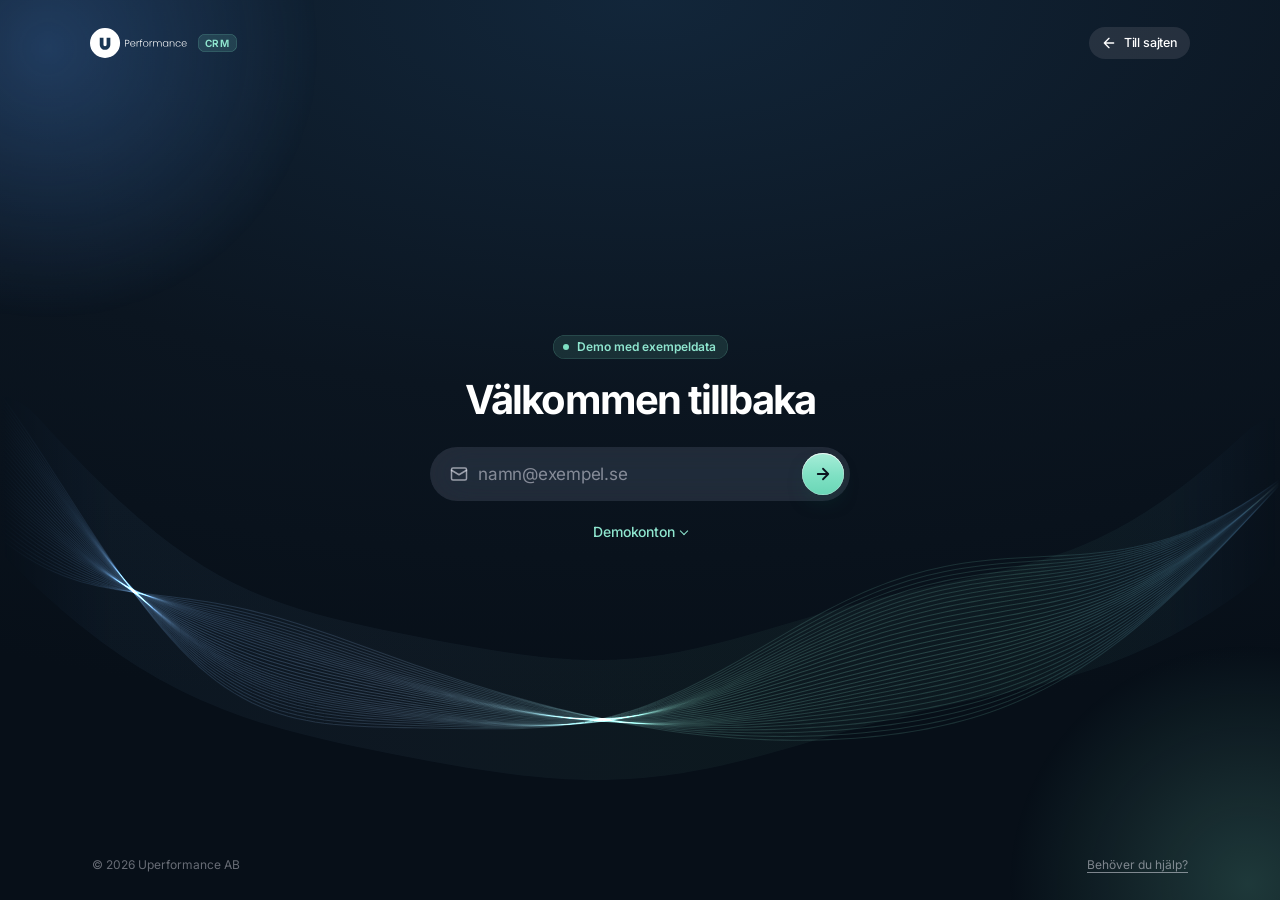
<file: crm/logga-in.html>
<!doctype html>
<html lang="sv">
<head>
<meta charset="utf-8">
<script src="skarpt.js"></script>
<script>
  // Skarpt läge (node server/server.js): visa e-post och engångskod direkt, utan att demorollerna blinkar förbi
  if (window.UP_SKARPT && window.UP_SKARPT.lage === 'skarp') document.documentElement.setAttribute('data-lage', 'skarp');
</script>
<meta name="viewport" content="width=device-width, initial-scale=1, viewport-fit=cover">
<meta name="referrer" content="same-origin">
<title>Logga in · Uperformance</title>
<meta name="robots" content="noindex">
<meta name="theme-color" content="#0b1520">
<link rel="icon" href="favicon.png" type="image/png">
<!-- Typsnitten ligger på vår egen server (GDPR) – inget hämtas från Google -->
<link rel="stylesheet" href="../assets/typsnitt/typsnitt.css?v=1">
<link rel="stylesheet" href="crm.css?v=62">
<link rel="stylesheet" href="premium.css?v=42">
<link rel="stylesheet" href="kund.css?v=16">
<link rel="stylesheet" href="logga-in.css?v=12">
<link rel="stylesheet" href="../assets/logga.css?v=4">
<link rel="stylesheet" href="logga-in-apple.css?v=21">
<link rel="stylesheet" href="laddning.css?v=6">
<script src="../assets/overgang.js?v=3"></script>
<script src="portal.js?v=5" defer></script>
<script src="lager.js?v=26" defer></script>
<script src="data.js?v=25" defer></script>
<script src="../assets/logga.js?v=1" defer></script>
<script src="qr.js?v=1" defer></script>
<script src="laddning.js?v=9" defer></script>
<script src="logga-in.js?v=26" defer></script>
</head>
<body class="li-sida">
<svg width="0" height="0" style="position:absolute" aria-hidden="true" focusable="false">
  <symbol id="logo" viewBox="0 0 1274.2 395">
    <path fill="none" stroke="currentColor" stroke-width="20" d="M198,10c103.9,0,188,84,188,187.5s-84.1,187.5-188,187.5S10,301,10,197.5,94.1,10,198,10Z"/>
    <path fill="currentColor" d="M177.5,127.8v88.6c0,7.3,1.6,13,4.7,17.3,3.3,4.1,8.4,6.2,15.5,6.2s12.4-2.1,15.8-6.2c3.4-4.3,5.1-10.1,5.1-17.3v-88.6h49.1v88.6c0,14.9-3.1,27.8-9.3,38.4-6.2,10.5-14.7,18.4-25.5,23.8-10.8,5.3-22.9,8-36.2,8s-25.2-2.7-35.5-8c-10.2-5.3-18.2-13.2-24-23.8-5.8-10.5-8.7-23.3-8.7-38.4v-88.6h49.1-.1Z"/>
    <path fill="currentColor" d="M518.7,181.6c0,7.7-2.5,13.9-7.6,18.7-5.1,4.7-12.7,7.1-22.8,7.1h-18.2v38.4h-9v-90h27.2c10,0,17.6,2.4,22.7,7.1,5.1,4.7,7.7,11,7.7,18.8h0ZM488.3,199.6c14.1,0,21.1-6,21.1-18s-1.7-10.6-5-13.6c-3.3-3.1-8.7-4.6-16.1-4.6h-18.2v36.3h18.2ZM597.4,207c0,3.1,0,5.4-.3,7.1h-58.3c.3,5.3,1.5,9.9,3.9,13.6,2.3,3.8,5.4,6.7,9.1,8.6,3.8,1.9,7.9,2.8,12.4,2.8s10.7-1.4,14.7-4.2,6.7-6.7,8-11.5h9.5c-1.7,6.9-5.4,12.5-11.1,16.9-5.6,4.3-12.6,6.4-21.1,6.4s-12.5-1.5-17.8-4.4c-5.2-3-9.4-7.2-12.4-12.6-2.9-5.5-4.4-11.9-4.4-19.2s1.5-13.7,4.4-19.2,7-9.7,12.2-12.6c5.2-2.9,11.2-4.4,17.9-4.4s12.5,1.5,17.5,4.4c5.1,2.9,8.9,6.9,11.6,11.8,2.7,4.9,4.1,10.3,4.1,16.3v.2ZM588.3,206.7c0-5.2-1-9.7-3.2-13.4-2.1-3.7-5.1-6.5-8.9-8.4-3.8-1.9-7.9-2.8-12.4-2.8-6.7,0-12.4,2.1-17.1,6.4-4.7,4.3-7.3,10.3-7.9,18.2h49.5ZM622.9,187.9c2-4.4,5-7.8,9-10.2,4.1-2.4,9.1-3.6,15.1-3.6v9.4h-2.4c-6.5,0-11.8,1.8-15.7,5.3s-5.9,9.4-5.9,17.6v39.3h-9v-70.3h9v12.5h0ZM688.2,183h-16.3v62.7h-9v-62.7h-9.8v-7.6h9.8v-4.9c0-7.6,1.9-13.3,5.8-16.9,3.9-3.6,10.3-5.4,19.1-5.4v7.7c-5.8,0-10,1.1-12.4,3.3-2.3,2.2-3.5,6-3.5,11.2v4.9h16.3v7.6h0ZM733.2,246.7c-6.6,0-12.6-1.5-17.9-4.4-5.2-3-9.4-7.2-12.5-12.6-3-5.5-4.5-11.9-4.5-19.2s1.5-13.6,4.6-19.1,7.3-9.7,12.6-12.6c5.3-3,11.3-4.5,17.9-4.5s12.6,1.5,17.9,4.5c5.4,2.9,9.6,7.1,12.6,12.6,3.1,5.4,4.6,11.8,4.6,19.1s-1.5,13.6-4.6,19.1-7.3,9.7-12.7,12.7c-5.4,2.9-11.4,4.4-18,4.4h0ZM733.2,238.9c4.6,0,8.9-1,12.9-3.1,3.9-2.1,7.1-5.3,9.5-9.5,2.5-4.3,3.7-9.5,3.7-15.7s-1.2-11.4-3.6-15.6c-2.4-4.3-5.6-7.5-9.5-9.5-3.9-2.1-8.2-3.2-12.9-3.2s-8.9,1.1-12.9,3.2c-3.9,2.1-7.1,5.2-9.5,9.5-2.3,4.2-3.5,9.4-3.5,15.6s1.2,11.4,3.5,15.7c2.4,4.2,5.5,7.4,9.4,9.5s8.2,3.1,12.9,3.1h0ZM794,187.9c2-4.4,5-7.8,9-10.2,4.1-2.4,9.1-3.6,15.1-3.6v9.4h-2.4c-6.5,0-11.8,1.8-15.7,5.3s-5.9,9.4-5.9,17.6v39.3h-9v-70.3h9v12.5h0ZM915.3,174.1c8.2,0,14.9,2.6,20.1,7.9,5.2,5.1,7.9,12.7,7.9,22.5v41.2h-8.9v-40.2c0-7.6-1.8-13.5-5.5-17.5s-8.7-6.1-15.1-6.1-11.9,2.2-15.8,6.6c-3.9,4.4-5.9,10.7-5.9,19.1v38.1h-8.9v-40.2c0-7.6-1.8-13.5-5.5-17.5s-8.8-6.1-15.2-6.1-11.9,2.2-15.8,6.6c-3.9,4.4-5.9,10.7-5.9,19.1v38.1h-9v-70.3h9v12.1c2.2-4.4,5.4-7.7,9.5-9.9,4.1-2.3,8.7-3.5,13.8-3.5s11.4,1.5,16,4.4,8,7.2,10,12.9c1.9-5.6,5.1-9.8,9.7-12.7,4.6-3,9.9-4.5,15.7-4.5h-.2ZM959.2,210.4c0-7.2,1.4-13.5,4.2-18.9,2.9-5.5,6.9-9.7,12-12.6,5.1-3,10.9-4.5,17.4-4.5s12.4,1.5,17.3,4.6c4.9,3.1,8.4,7,10.6,11.8v-15.4h9v70.3h-9v-15.6c-2.2,4.8-5.8,8.8-10.7,12-4.8,3.1-10.6,4.6-17.3,4.6s-12.1-1.5-17.3-4.5c-5.1-3-9.1-7.3-12-12.7-2.8-5.5-4.2-11.8-4.2-19.1h0ZM1020.6,210.6c0-5.7-1.2-10.6-3.5-14.9-2.3-4.3-5.5-7.6-9.5-9.9-3.9-2.3-8.3-3.5-13.1-3.5s-9.4,1.1-13.4,3.3c-3.9,2.2-7.1,5.5-9.4,9.8-2.2,4.2-3.3,9.2-3.3,15.1s1.1,10.8,3.3,15.2c2.3,4.3,5.4,7.6,9.4,9.9,3.9,2.2,8.4,3.3,13.4,3.3s9.2-1.2,13.1-3.5c4-2.3,7.2-5.6,9.5-9.9,2.3-4.3,3.5-9.3,3.5-14.9h0ZM1083.1,174.1c8.4,0,15.3,2.6,20.6,7.9,5.3,5.1,8,12.7,8,22.5v41.2h-8.9v-40.2c0-7.6-1.9-13.5-5.8-17.5-3.8-4-9-6.1-15.6-6.1s-12.2,2.1-16.2,6.4c-4,4.3-6.1,10.6-6.1,18.9v38.4h-9v-70.3h9v12c2.2-4.3,5.4-7.6,9.7-9.8,4.2-2.3,9-3.5,14.3-3.5h0ZM1127.5,210.6c0-7.3,1.5-13.6,4.4-19.1s7-9.7,12.1-12.6c5.1-3,11-4.5,17.6-4.5s15.8,2.1,21.4,6.4c5.7,4.3,9.3,10.1,10.9,17.5h-9.7c-1.2-5.1-3.8-9-7.9-11.8-3.9-2.9-8.9-4.4-14.8-4.4s-9,1.1-12.7,3.2c-3.8,2.1-6.8,5.4-9,9.7-2.1,4.2-3.2,9.4-3.2,15.6s1.1,11.4,3.2,15.7c2.2,4.3,5.2,7.5,9,9.7,3.8,2.1,8,3.2,12.7,3.2s10.9-1.4,14.8-4.2c4-2.9,6.7-7,7.9-12.1h9.7c-1.6,7.2-5.3,13-10.9,17.4-5.7,4.4-12.8,6.6-21.4,6.6s-12.5-1.5-17.6-4.4c-5.1-3-9.2-7.2-12.1-12.6-2.9-5.5-4.4-11.9-4.4-19.2h0ZM1274.2,207c0,3.1,0,5.4-.3,7.1h-58.3c.3,5.3,1.5,9.9,3.9,13.6,2.3,3.8,5.4,6.7,9.1,8.6,3.8,1.9,7.9,2.8,12.4,2.8s10.7-1.4,14.7-4.2,6.7-6.7,8-11.5h9.5c-1.7,6.9-5.4,12.5-11.1,16.9-5.6,4.3-12.6,6.4-21.1,6.4s-12.5-1.5-17.8-4.4c-5.2-3-9.4-7.2-12.4-12.6-2.9-5.5-4.4-11.9-4.4-19.2s1.5-13.7,4.4-19.2,7-9.7,12.2-12.6c5.2-2.9,11.2-4.4,17.9-4.4s12.5,1.5,17.5,4.4c5.1,2.9,8.9,6.9,11.6,11.8,2.7,4.9,4.1,10.3,4.1,16.3v.2ZM1265,206.7c0-5.2-1-9.7-3.2-13.4-2.1-3.7-5.1-6.5-8.9-8.4s-7.9-2.8-12.4-2.8c-6.7,0-12.4,2.1-17.1,6.4-4.7,4.3-7.3,10.3-7.9,18.2h49.5Z"/>
  </symbol>
  <symbol id="u-mark" viewBox="0 0 396 395"><path fill="none" stroke="currentColor" stroke-width="20" d="M198,10c103.9,0,188,84,188,187.5s-84.1,187.5-188,187.5S10,301,10,197.5,94.1,10,198,10Z"/><path fill="currentColor" d="M177.5,127.8v88.6c0,7.3,1.6,13,4.7,17.3,3.3,4.1,8.4,6.2,15.5,6.2s12.4-2.1,15.8-6.2c3.4-4.3,5.1-10.1,5.1-17.3v-88.6h49.1v88.6c0,14.9-3.1,27.8-9.3,38.4-6.2,10.5-14.7,18.4-25.5,23.8-10.8,5.3-22.9,8-36.2,8s-25.2-2.7-35.5-8c-10.2-5.3-18.2-13.2-24-23.8-5.8-10.5-8.7-23.3-8.7-38.4v-88.6h49.1-.1Z"/></symbol>
  <symbol id="i-prat" viewBox="0 0 24 24"><path pathLength="1" d="M7.9 20A9 9 0 1 0 4 16.1L2 22Z"/><path pathLength="1" d="M8 12h.01M12 12h.01M16 12h.01"/></symbol>
  <symbol id="i-projekt" viewBox="0 0 24 24"><rect pathLength="1" x="3" y="4" width="18" height="16" rx="2"/><path pathLength="1" d="M8 4v16M14 4v16"/></symbol>
  <symbol id="i-kunder" viewBox="0 0 24 24"><rect pathLength="1" x="4" y="2" width="16" height="20" rx="2"/><path pathLength="1" d="M9 22v-4h6v4M8 6h.01M12 6h.01M16 6h.01M8 10h.01M12 10h.01M16 10h.01M8 14h.01M12 14h.01M16 14h.01"/></symbol>
  <symbol id="i-mote" viewBox="0 0 24 24"><path pathLength="1" d="M16 21v-2a4 4 0 0 0-4-4H6a4 4 0 0 0-4 4v2M22 21v-2a4 4 0 0 0-3-3.87M16 3.13a4 4 0 0 1 0 7.75"/><circle pathLength="1" cx="9" cy="7" r="4"/></symbol>
  <symbol id="i-pil" viewBox="0 0 24 24"><path pathLength="1" d="M5 12h14M12 5l7 7-7 7"/></symbol>
  <symbol id="i-pil-v" viewBox="0 0 24 24"><path pathLength="1" d="M19 12H5M12 19l-7-7 7-7"/></symbol>
  <symbol id="i-bock" viewBox="0 0 24 24"><path pathLength="1" d="M20 6 9 17l-5-5"/></symbol>
  <symbol id="i-oga" viewBox="0 0 24 24"><path pathLength="1" d="M2 12s3.5-7 10-7 10 7 10 7-3.5 7-10 7S2 12 2 12z"/><circle pathLength="1" cx="12" cy="12" r="3"/></symbol><symbol id="i-las" viewBox="0 0 24 24"><rect pathLength="1" x="3" y="11" width="18" height="11" rx="2"/><path pathLength="1" d="M7 11V7a5 5 0 0 1 10 0v4"/></symbol>
  <symbol id="i-lank" viewBox="0 0 24 24"><path pathLength="1" d="M10 13a5 5 0 0 0 7.54.54l3-3a5 5 0 0 0-7.07-7.07l-1.72 1.71"/><path pathLength="1" d="M14 11a5 5 0 0 0-7.54-.54l-3 3a5 5 0 0 0 7.07 7.07l1.71-1.71"/></symbol>
  <symbol id="i-dokument" viewBox="0 0 24 24"><path pathLength="1" d="M14 2H6a2 2 0 0 0-2 2v16a2 2 0 0 0 2 2h12a2 2 0 0 0 2-2V8z"/><path pathLength="1" d="M14 2v6h6M16 13H8M16 17H8M10 9H8"/></symbol>
  <symbol id="i-hjarta" viewBox="0 0 24 24"><path pathLength="1" d="M19 14c1.49-1.46 3-3.21 3-5.5A5.5 5.5 0 0 0 16.5 3c-1.76 0-3 .5-4.5 2-1.5-1.5-2.74-2-4.5-2A5.5 5.5 0 0 0 2 8.5c0 2.3 1.5 4.05 3 5.5l7 7Z"/></symbol>
  <symbol id="i-info" viewBox="0 0 24 24"><circle pathLength="1" cx="12" cy="12" r="10"/><path pathLength="1" d="M12 16v-4M12 8h.01"/></symbol>
  <symbol id="i-kalender" viewBox="0 0 24 24"><rect pathLength="1" x="3" y="4" width="18" height="18" rx="2"/><path pathLength="1" d="M16 2v4M8 2v4M3 10h18"/></symbol>
  <symbol id="i-klubb" viewBox="0 0 24 24"><path pathLength="1" d="M6 9H4.5a2.5 2.5 0 0 1 0-5H6M18 9h1.5a2.5 2.5 0 0 0 0-5H18M4 22h16M10 14.66V17c0 .55-.47.98-.97 1.21C7.85 18.75 7 20.24 7 22M14 14.66V17c0 .55.47.98.97 1.21C16.15 18.75 17 20.24 17 22M18 2H6v7a6 6 0 0 0 12 0V2Z"/></symbol>
  <symbol id="i-salj" viewBox="0 0 24 24"><path pathLength="1" d="M3 3v18h18"/><path pathLength="1" d="m19 9-5 5-4-4-3 3"/></symbol>
  <symbol id="i-mejl" viewBox="0 0 24 24"><rect pathLength="1" x="2" y="4" width="20" height="16" rx="2"/><path pathLength="1" d="m22 7-10 6L2 7"/></symbol>
  <symbol id="i-varning" viewBox="0 0 24 24"><path pathLength="1" d="m21.73 18-8-14a2 2 0 0 0-3.48 0l-8 14A2 2 0 0 0 4 21h16a2 2 0 0 0 1.73-3Z"/><path pathLength="1" d="M12 9v4M12 17h.01"/></symbol>
  <symbol id="i-klocka" viewBox="0 0 24 24"><circle pathLength="1" cx="12" cy="12" r="10"/><path pathLength="1" d="M12 6v6l4 2"/></symbol>
  <symbol id="i-ut" viewBox="0 0 24 24"><path pathLength="1" d="M7 17 17 7M8 7h9v9"/></symbol>
  <!-- samma symboler som CRM:et (index.html) – ersätter emojin i scenens brickor och rollkorten -->
  <symbol id="i-trend" viewBox="0 0 24 24"><path pathLength="1" d="M22 7 13.5 15.5l-5-5L2 17M16 7h6v6"/></symbol>
  <symbol id="i-stetoskop" viewBox="0 0 24 24"><path pathLength="1" d="M11 2v2"/><path pathLength="1" d="M5 2v2"/><path pathLength="1" d="M5 3H4a2 2 0 0 0-2 2v4a6 6 0 0 0 12 0V5a2 2 0 0 0-2-2h-1"/><path pathLength="1" d="M8 15a6 6 0 0 0 12 0v-3"/><circle pathLength="1" cx="20" cy="10" r="2"/></symbol>
  <symbol id="i-underlag" viewBox="0 0 24 24"><rect pathLength="1" x="8" y="2" width="8" height="4" rx="1"/><path pathLength="1" d="M16 4h2a2 2 0 0 1 2 2v14a2 2 0 0 1-2 2H6a2 2 0 0 1-2-2V6a2 2 0 0 1 2-2h2"/><path pathLength="1" d="M12 11h4M12 16h4M8 11h.01M8 16h.01"/></symbol>
  <symbol id="i-medalj" viewBox="0 0 24 24"><path pathLength="1" d="m15.477 12.89 1.515 8.526a.5.5 0 0 1-.81.47l-3.58-2.687a1 1 0 0 0-1.197 0l-3.586 2.686a.5.5 0 0 1-.81-.469l1.514-8.526"/><circle pathLength="1" cx="12" cy="8" r="6"/></symbol>
  <symbol id="i-skold" viewBox="0 0 24 24"><path pathLength="1" d="M20 13c0 5-3.5 7.5-7.66 8.95a1 1 0 0 1-.67-.01C7.5 20.5 4 18 4 13V6a1 1 0 0 1 1-1c2 0 4.5-1.2 6.24-2.72a1.17 1.17 0 0 1 1.52 0C14.51 3.81 17 5 19 5a1 1 0 0 1 1 1z"/><path pathLength="1" d="m9 12 2 2 4-4"/></symbol>
  <symbol id="i-krona" viewBox="0 0 24 24"><path pathLength="1" d="M11.562 3.266a.5.5 0 0 1 .876 0L15.39 8.87a1 1 0 0 0 1.516.294L21.183 5.5a.5.5 0 0 1 .798.519l-2.834 10.246a1 1 0 0 1-.956.734H5.81a1 1 0 0 1-.957-.734L2.02 6.02a.5.5 0 0 1 .798-.519l4.276 3.664a1 1 0 0 0 1.516-.294z"/><path pathLength="1" d="M5 21h14"/></symbol>
</svg>

<div class="li-rutnat">
  <!-- Vänster: samma mörka panel som CRM:ets sidomeny (varumärket överst, neonkanten mot sidan) -->
  <div class="li-vanster">
    <div class="li-bakgrund" aria-hidden="true"><span></span><span></span></div>
    <header class="li-topp">
      <a class="li-logga" href="../" aria-label="Uperformance – till startsidan"><span class="li-logga-hel" data-up-logga="hel"></span><span><small>CRM</small></span></a>
      <a class="li-tillbaka" href="../"><svg class="ikon" aria-hidden="true"><use href="#i-pil-v"/></svg><span>Till sajten</span></a>
    </header>

    <main class="li-main">
      <p class="li-eyebrow"><i aria-hidden="true"></i><span data-li-eyebrow>Demo med exempeldata</span></p>
      <h1>Välkommen tillbaka</h1>
      <p class="li-ingress"><span data-li-halsning>Hej</span>! Logga in för att fortsätta till CRM:et.</p>

      <!-- Demo: e-post (demokontonas adresser) eller ett av kontona nedan – inget lösenord, allt sparas i den här webbläsaren -->
      <form class="li-inlogg" data-li-demo data-bara-demo novalidate>
        <label class="li-falt-ram"><svg class="ikon" aria-hidden="true"><use href="#i-mejl"/></svg><span class="sr">E-postadress</span><input class="li-falt" type="email" name="epost" list="li-demo-adresser" autocomplete="off" inputmode="email" maxlength="254" placeholder="namn@exempel.se" data-li-demo-epost></label>
        <datalist id="li-demo-adresser" data-li-demo-adresser></datalist>
        <button class="li-knapp" type="submit" data-li-demo-knapp>Fortsätt<svg class="ikon" aria-hidden="true"><use href="#i-pil"/></svg><svg class="ikon li-bock" aria-hidden="true"><use href="#i-bock"/></svg></button>
        <p class="li-fel" data-li-demo-fel role="alert" hidden><svg class="ikon" aria-hidden="true"><use href="#i-varning"/></svg><span></span></p>
      </form>

      <!-- Skarpt läge: e-post + lösenord (steg ett) → eget lösenord första gången → tvåsteg om det är på. Engångskod via e-post som reserv. -->
      <form class="li-inlogg" data-li-form data-bara-skarp data-metod="losenord" novalidate>
        <div class="li-steg" data-li-steg="epost">
          <label class="li-falt-ram"><svg class="ikon" aria-hidden="true"><use href="#i-mejl"/></svg><span class="sr">E-postadress</span><input class="li-falt" type="email" name="epost" autocomplete="username" inputmode="email" maxlength="254" placeholder="namn@foretag.se" required data-li-epost></label>
          <label class="li-falt-ram li-losen-ram" data-li-bara-losen><svg class="ikon" aria-hidden="true"><use href="#i-las"/></svg><span class="sr">Lösenord</span><input class="li-falt" type="password" name="losenord" autocomplete="current-password" maxlength="200" placeholder="Lösenord" data-li-losen><button type="button" class="li-visa" data-li="visa-losen" aria-label="Visa lösenordet" aria-pressed="false"><svg class="ikon" aria-hidden="true"><use href="#i-oga"/></svg></button></label>
          <button class="li-knapp" type="submit" data-li-knapp><span data-li-knapptext>Logga in</span><svg class="ikon" aria-hidden="true"><use href="#i-pil"/></svg></button>
          <div class="li-kodlankar li-metodlank"><button type="button" data-li="metod">Glömt lösenordet? Logga in med engångskod</button></div>
        </div>
        <div class="li-steg" data-li-steg="nytt" hidden>
          <p class="li-stegmarke"><svg class="ikon" aria-hidden="true"><use href="#i-las"/></svg>Första inloggningen · Välj ett eget lösenord</p>
          <p class="li-skickat li-nytt-text"><span class="li-ikon"><svg class="ikon" aria-hidden="true"><use href="#i-skold"/></svg></span><span>Du loggade in med det tillfälliga lösenordet. Välj ett eget – minst <b data-li-minst>10</b> tecken, gärna några ord.</span></p>
          <!-- Koden till kontots egen e-post (2026-11-23): det tillfälliga lösenordet är gemensamt, så koden visar att det är rätt person -->
          <label class="li-falt-ram" data-li-bara-epostkod><svg class="ikon" aria-hidden="true"><use href="#i-mejl"/></svg><span class="sr">Koden från din e-post</span><input class="li-falt" type="text" name="epostkod" inputmode="numeric" autocomplete="one-time-code" pattern="[0-9]{6}" maxlength="7" placeholder="Koden från din e-post – 6 siffror" spellcheck="false" data-li-epostkod></label>
          <label class="li-falt-ram"><svg class="ikon" aria-hidden="true"><use href="#i-las"/></svg><span class="sr">Nytt lösenord</span><input class="li-falt" type="password" name="nytt" autocomplete="new-password" maxlength="200" placeholder="Nytt lösenord" data-li-nytt></label>
          <label class="li-falt-ram"><svg class="ikon" aria-hidden="true"><use href="#i-las"/></svg><span class="sr">Upprepa det nya lösenordet</span><input class="li-falt" type="password" name="upprepa" autocomplete="new-password" maxlength="200" placeholder="Upprepa lösenordet" data-li-upprepa></label>
          <p class="li-styrka" data-li-styrka aria-live="polite"><i><i data-li-styrka-stapel></i></i><span data-li-styrka-text>Minst 10 tecken</span></p>
          <button class="li-knapp" type="submit" data-li-knapp-nytt>Spara och logga in<svg class="ikon" aria-hidden="true"><use href="#i-pil"/></svg></button>
          <div class="li-kodlankar"><button type="button" data-li="byt-epost">Avbryt</button></div>
        </div>
        <!-- Krav på tvåstegsverifiering (KRAV_TVASTEG, 2026-11-23): konto utan tvåsteg ställer in appen här innan sessionen skapas -->
        <div class="li-steg" data-li-steg="ny-tvasteg" hidden>
          <p class="li-stegmarke"><svg class="ikon" aria-hidden="true"><use href="#i-las"/></svg>Tvåstegsverifiering krävs · Ställ in appen</p>
          <p class="li-skickat li-nytt-text"><span class="li-ikon"><svg class="ikon" aria-hidden="true"><use href="#i-skold"/></svg></span><span>Alla konton loggar in med en kod från en autentiseringsapp, till exempel Microsoft Authenticator eller Google Authenticator. Skanna QR-koden med appen och skriv koden den visar.</span></p>
          <div class="li-qr" data-li-qr role="img" aria-label="QR-kod för autentiseringsappen"><span class="li-qr-laddar">Hämtar …</span></div>
          <p class="li-hemlighet"><span>Kan du inte skanna? Lägg till nyckeln för hand:</span><code data-li-hemlighet></code></p>
          <label class="li-falt-ram"><svg class="ikon" aria-hidden="true"><use href="#i-las"/></svg><span class="sr">Koden från appen</span><input class="li-falt" type="text" name="nykod" inputmode="numeric" autocomplete="one-time-code" pattern="[0-9]{6}" maxlength="7" placeholder="Koden från appen – 6 siffror" spellcheck="false" data-li-nykod></label>
          <button class="li-knapp" type="submit" data-li-knapp-ny>Slå på och logga in<svg class="ikon" aria-hidden="true"><use href="#i-pil"/></svg></button>
          <div class="li-kodlankar"><button type="button" data-li="byt-epost">Avbryt</button></div>
        </div>
        <div class="li-steg" data-li-steg="reservkoder" hidden>
          <p class="li-stegmarke"><svg class="ikon" aria-hidden="true"><use href="#i-bock"/></svg>Tvåstegsverifiering är på · Spara reservkoderna</p>
          <p class="li-skickat li-nytt-text"><span class="li-ikon"><svg class="ikon" aria-hidden="true"><use href="#i-skold"/></svg></span><span>Tappar du telefonen loggar du in med en av de här koderna. Varje kod gäller en gång – <b>de visas bara nu</b>, så spara dem på ett säkert ställe.</span></p>
          <ol class="li-reservkoder" data-li-reservkoder></ol>
          <button class="li-knapp" type="submit" data-li-knapp-reserv>Jag har sparat koderna – fortsätt<svg class="ikon" aria-hidden="true"><use href="#i-pil"/></svg></button>
        </div>
        <div class="li-steg" data-li-steg="kod" hidden>
          <p class="li-stegmarke" data-li-bara-tvasteg><svg class="ikon" aria-hidden="true"><use href="#i-las"/></svg>Steg 2 av 2 · Tvåstegsverifiering</p>
          <p class="li-skickat"><span class="li-ikon"><svg class="ikon" aria-hidden="true"><use href="#i-mejl"/></svg></span><span>Koden är skickad till <strong data-li-till></strong></span></p>
          <!-- Ett enda inmatningsfält (klistra in, autofyll av engångskod) – de sex rutorna är bara utseendet -->
          <label class="li-kodetikett"><span class="sr">Engångskod</span>
            <span class="li-kod" data-li-kodruta>
              <input class="li-kodfalt" type="text" name="kod" inputmode="numeric" autocomplete="one-time-code" pattern="[0-9]{6}" maxlength="11" placeholder="000000" required spellcheck="false" aria-describedby="li-giltig" data-li-kod>
              <span class="li-rutor" aria-hidden="true"><i></i><i></i><i></i><b></b><i></i><i></i><i></i></span>
            </span>
          </label>
          <div class="li-giltig" id="li-giltig" data-li-giltig><svg class="ikon" aria-hidden="true"><use href="#i-klocka"/></svg><span data-li-giltig-text>Koden gäller i 10 minuter</span><i class="li-giltig-stapel" aria-hidden="true"><i data-li-stapel></i></i></div>
          <button class="li-knapp" type="submit" data-li-knapp-kod>Logga in<svg class="ikon" aria-hidden="true"><use href="#i-pil"/></svg><svg class="ikon li-bock" aria-hidden="true"><use href="#i-bock"/></svg></button>
          <div class="li-kodlankar"><button type="button" data-li="ny-kod">Skicka en ny kod</button><button type="button" data-li="reserv" data-li-bara-tvasteg>Använd en reservkod</button><button type="button" data-li="byt-epost">Byt e-postadress</button></div>
          <p class="li-ingenkod" data-li-ingenkod hidden>Ingen kod? Kontrollera stavningen – koden skickas bara till adresser med ett konto i teamet.</p>
        </div>
        <p class="li-fel" data-li-fel role="alert" hidden><svg class="ikon" aria-hidden="true"><use href="#i-varning"/></svg><span></span></p>
        <p class="li-konsol" data-li-konsol hidden><svg class="ikon" aria-hidden="true"><use href="#i-info"/></svg><span>Lokal testmiljö: koden skrivs i serverns konsol och i serverns utkorg.</span></p>
      </form>
      <p class="li-integritet" data-bara-skarp>Vi loggar inloggningar (tid och IP-adress) för säkerheten. IP-adressen maskeras efter 90 dagar och loggen raderas efter 12 månader. <a href="../integritet.html#inloggning">Integritet</a></p>

      <!-- Demo: teamets fyra konton (avataren med närvaron, namnet och rollen) – tangenterna 1–4 väljer -->
      <div class="li-konton" data-bara-demo>
        <p class="li-eller"><span>eller välj ett konto</span></p>
        <div class="li-roller" role="group" aria-label="Logga in som">
          <button class="li-roll" type="button" data-roll="gs" aria-keyshortcuts="1">
            <span class="li-avatar">GS<i class="li-prick" data-li-status="gs" hidden><span class="sr"></span></i></span>
            <span class="li-roll-text"><strong>Gustav Svensson<span class="li-senast" data-li-senast hidden>Senast</span></strong><small>Säljare och försäljningschef</small></span>
            <kbd class="li-tangent" aria-hidden="true">1</kbd>
            <span class="li-pil"><svg class="ikon" aria-hidden="true"><use href="#i-pil"/></svg><svg class="ikon li-bock" aria-hidden="true"><use href="#i-bock"/></svg></span>
          </button>
          <button class="li-roll" type="button" data-roll="ma" aria-keyshortcuts="2">
            <span class="li-avatar li-avatar-salj">MA<i class="li-prick" data-li-status="ma" hidden><span class="sr"></span></i></span>
            <span class="li-roll-text"><strong>Magnus Andreasson<span class="li-senast" data-li-senast hidden>Senast</span></strong><small>Säljare</small></span>
            <kbd class="li-tangent" aria-hidden="true">2</kbd>
            <span class="li-pil"><svg class="ikon" aria-hidden="true"><use href="#i-pil"/></svg><svg class="ikon li-bock" aria-hidden="true"><use href="#i-bock"/></svg></span>
          </button>
          <button class="li-roll" type="button" data-roll="dr" aria-keyshortcuts="3">
            <span class="li-avatar li-avatar-test">DR<i class="li-prick" data-li-status="dr" hidden><span class="sr"></span></i></span>
            <span class="li-roll-text"><strong>Dale Reese<span class="li-senast" data-li-senast hidden>Senast</span></strong><small>Testansvarig</small></span>
            <kbd class="li-tangent" aria-hidden="true">3</kbd>
            <span class="li-pil"><svg class="ikon" aria-hidden="true"><use href="#i-pil"/></svg><svg class="ikon li-bock" aria-hidden="true"><use href="#i-bock"/></svg></span>
          </button>
          <button class="li-roll" type="button" data-roll="ad" aria-keyshortcuts="4">
            <span class="li-avatar li-avatar-admin">AD<i class="li-prick" data-li-status="ad" hidden><span class="sr"></span></i></span>
            <span class="li-roll-text"><strong>Administratör<span class="li-senast" data-li-senast hidden>Senast</span></strong><small>Konton och säkerhet</small></span>
            <kbd class="li-tangent" aria-hidden="true">4</kbd>
            <span class="li-pil"><svg class="ikon" aria-hidden="true"><use href="#i-pil"/></svg><svg class="ikon li-bock" aria-hidden="true"><use href="#i-bock"/></svg></span>
          </button>
        </div>
      </div>

      <nav class="li-kundvy" aria-label="Kundens sidor – öppnas utan inloggning">
        <span class="li-kundvy-etikett">Kundens sidor</span>
        <a href="kund.html#t=Vk7Qm2xR9pLt4Wn8Zc3Hs6Ya" title="Företagets underlag – öppnas utan inloggning"><svg class="ikon" aria-hidden="true"><use href="#i-lank"/></svg>Beställning</a>
        <a href="offert.html#o=Of7Bm2Kq9Xw4Rt8Zp3Hn6Vy" title="Offerten som kunden godkänner digitalt"><svg class="ikon" aria-hidden="true"><use href="#i-dokument"/></svg>Offert</a>
        <a href="halsa.html#h=Hd3Vk7Qm2xR9pLt4Wn8Zc3" data-li-halsa title="Deltagarens personliga länk"><svg class="ikon" aria-hidden="true"><use href="#i-hjarta"/></svg>Hälsoformulär</a>
      </nav>
    </main>

    <footer class="li-fot"><span>© <span data-ar>2026</span> Uperformance AB</span><a href="../#kontakt">Behöver du hjälp?</a></footer>
  </div>

  <!-- Höger: en hjälte som CRM:ets (mörk, rundad, nära kanterna) – svävande kort och nyckeltal ur exempeldatan -->
  <div class="li-hoger">
    <section class="li-scen" data-scen aria-hidden="true">
      <div class="li-scen-topp">
        <p class="li-scen-ogon"><i></i>Översikt · bilden visar exempeldata</p>
        <span class="li-datum" data-li-datum></span>
      </div>
      <div class="li-scen-text">
        <h2>Hela kundresan i <em>ett system</em>.</h2>
        <p>Sälj, testteam och admin i samma CRM – från första kontakt till testdag, uppföljning och provision till klubben.</p>
      </div>
      <div class="li-scen-inre">
        <div class="li-kort li-kort-panel" style="--d:1">
          <div class="li-kort-flyt">
            <span class="li-kort-etikett"><svg class="ikon"><use href="#i-salj"/></svg>Öppen pipeline</span>
            <strong class="li-stort" data-li-pipe>1,2<small>Mkr</small></strong>
            <div class="li-staplar" data-li-staplar>
              <span style="--hojd:80%;--i:0;--f:#5b8fd0"><i></i><b>452 tkr</b><small>Ny kontakt</small></span>
              <span style="--hojd:12%;--i:1;--f:#3aa9c9"><i></i><b>57 tkr</b><small>Kundbesök</small></span>
              <span style="--hojd:75%;--i:2;--f:#5ad1c8"><i></i><b>424 tkr</b><small>Offert</small></span>
              <span style="--hojd:55%;--i:3;--f:#7ee0c3"><i></i><b>311 tkr</b><small>Underlag</small></span>
            </div>
            <div class="li-chips" data-li-chips><span>6 affärer</span><span>3 projekt</span></div>
          </div>
        </div>
        <div class="li-kort li-kort-ring" style="--d:2.4">
          <div class="li-kort-flyt"><div data-scen-ring></div><span class="li-kort-etikett li-mitten" data-scen-ring-etikett><svg class="ikon"><use href="#i-hjarta"/></svg>Hälsoformulär</span></div>
        </div>
        <div class="li-kort li-kort-chatt" style="--d:2">
          <div class="li-kort-flyt">
            <span class="li-kort-etikett"><svg class="ikon"><use href="#i-prat"/></svg>Meddelanden<i class="li-olast">1</i></span>
            <div class="li-bubbla-rad"><span class="li-mini-avatar li-avatar-test" data-li-chatt-av>DR</span><p class="li-bubbla"><strong data-li-chatt-namn>Dale Reese</strong><span data-li-chatt-text>Testdagen hos Nordlast är bokad.</span></p></div>
            <div class="li-skriver"><span class="li-mini-avatar">GS</span><span class="li-prickar"><i></i><i></i><i></i></span><small>Gustav skriver …</small></div>
          </div>
        </div>
        <div class="li-kort li-kort-flode" style="--d:1.5">
          <div class="li-kort-flyt">
            <span class="li-kort-etikett"><i class="li-live"></i>Senaste aktivitet</span>
            <ul class="li-flode" data-li-flode>
              <li style="--r:0"><span class="li-ikon li-emo-ruta"><svg class="ikon" data-i="dokument" aria-hidden="true"><use href="#i-dokument"/></svg></span><span><strong>Offerten öppnad</strong><small>Bergmark Bygg · nyss</small></span></li>
              <li style="--r:1"><span class="li-ikon li-emo-ruta"><svg class="ikon" data-i="underlag" aria-hidden="true"><use href="#i-underlag"/></svg></span><span><strong>Underlag påbörjat</strong><small>Västkust Åkeri · 5 deltagare</small></span></li>
            </ul>
          </div>
        </div>
        <div class="li-kort li-kort-liten li-k1" style="--d:2.2">
          <div class="li-kort-flyt"><span class="li-ikon li-ikon-gron li-emo-ruta"><svg class="ikon" data-i="medalj" aria-hidden="true"><use href="#i-medalj"/></svg></span><span><strong>Order signerad</strong><small>Nordlast Logistik</small></span></div>
        </div>
        <div class="li-kort li-kort-liten li-k2" style="--d:2.8">
          <div class="li-kort-flyt"><span class="li-ikon li-emo-ruta"><svg class="ikon" data-i="kalender" aria-hidden="true"><use href="#i-kalender"/></svg></span><span><strong>Testdag bokad</strong><small>Västkust Åkeri · vecka 44</small></span></div>
        </div>
        <div class="li-kort li-kort-liten li-k3" style="--d:1.8">
          <div class="li-kort-flyt"><span class="li-ikon li-ikon-orange li-emo-ruta"><svg class="ikon" data-i="klubb" aria-hidden="true"><use href="#i-klubb"/></svg></span><span><strong>Klubbmotorn</strong><small>10 % till klubben</small></span></div>
        </div>
      </div>
      <!-- Nyckeltalen som EN glaspanel med hårfina avdelare (som CRM:ets sidhjältar) – räknas ur exempeldatan i logga-in.js -->
      <div class="li-tal" data-li-tal>
        <div class="li-glas"><span class="li-glas-etikett"><svg class="ikon"><use href="#i-salj"/></svg>Öppen pipeline</span><strong>1,2 Mkr</strong><small>6 öppna affärer</small></div>
        <div class="li-glas"><span class="li-glas-etikett"><svg class="ikon"><use href="#i-medalj"/></svg>Signerat</span><strong>1,1 Mkr</strong><small>6 ordrar</small></div>
        <div class="li-glas"><span class="li-glas-etikett"><svg class="ikon"><use href="#i-projekt"/></svg>Projekt</span><strong>3</strong><small>hos testteamet</small></div>
        <div class="li-glas li-glas-orange"><span class="li-glas-etikett"><svg class="ikon"><use href="#i-klubb"/></svg>Klubbmotorn</span><strong>3 klubbar</strong><small>10 kunder via klubbar</small></div>
      </div>
    </section>
  </div>
</div>
<div class="toaster" data-toaster aria-live="polite"></div>
</body>
</html>
</file>
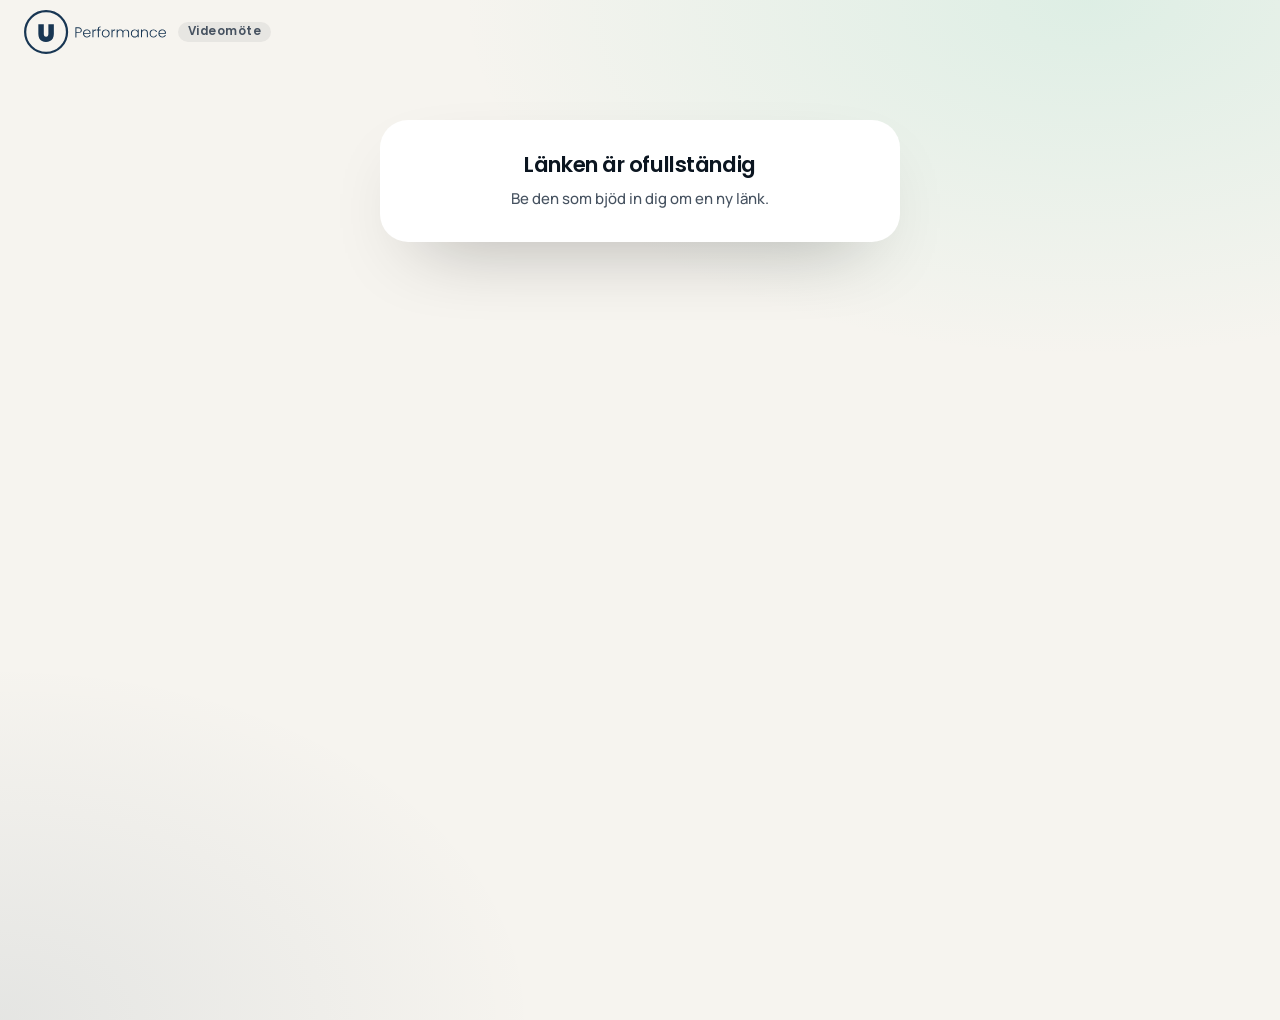
<file: crm/mote-gast.html>
<!doctype html>
<html lang="sv" data-vm-gast>
<head>
<meta charset="utf-8">
<meta name="viewport" content="width=device-width, initial-scale=1, viewport-fit=cover">
<title>Videomöte · Uperformance</title>
<meta name="robots" content="noindex, nofollow">
<meta name="referrer" content="no-referrer">
<meta name="theme-color" content="#f6f4ef">
<link rel="icon" href="favicon.png" type="image/png">
<!-- Typsnitten ligger på vår egen server (GDPR) – inget hämtas från Google -->
<link rel="stylesheet" href="../assets/typsnitt/typsnitt.css?v=1">
<link rel="stylesheet" href="crm.css?v=62">
<link rel="stylesheet" href="samtal.css?v=5">
<link rel="stylesheet" href="samtal-dela.css?v=5">
<link rel="stylesheet" href="mote-gast.css?v=1">
</head>
<body class="gast">
<svg width="0" height="0" style="position:absolute" aria-hidden="true" focusable="false">
  <symbol id="logo" viewBox="0 0 1274.2 395">
    <path fill="none" stroke="currentColor" stroke-width="20" d="M198,10c103.9,0,188,84,188,187.5s-84.1,187.5-188,187.5S10,301,10,197.5,94.1,10,198,10Z"/>
    <path fill="currentColor" d="M177.5,127.8v88.6c0,7.3,1.6,13,4.7,17.3,3.3,4.1,8.4,6.2,15.5,6.2s12.4-2.1,15.8-6.2c3.4-4.3,5.1-10.1,5.1-17.3v-88.6h49.1v88.6c0,14.9-3.1,27.8-9.3,38.4-6.2,10.5-14.7,18.4-25.5,23.8-10.8,5.3-22.9,8-36.2,8s-25.2-2.7-35.5-8c-10.2-5.3-18.2-13.2-24-23.8-5.8-10.5-8.7-23.3-8.7-38.4v-88.6h49.1-.1Z"/>
    <path fill="currentColor" d="M518.7,181.6c0,7.7-2.5,13.9-7.6,18.7-5.1,4.7-12.7,7.1-22.8,7.1h-18.2v38.4h-9v-90h27.2c10,0,17.6,2.4,22.7,7.1,5.1,4.7,7.7,11,7.7,18.8h0ZM488.3,199.6c14.1,0,21.1-6,21.1-18s-1.7-10.6-5-13.6c-3.3-3.1-8.7-4.6-16.1-4.6h-18.2v36.3h18.2ZM597.4,207c0,3.1,0,5.4-.3,7.1h-58.3c.3,5.3,1.5,9.9,3.9,13.6,2.3,3.8,5.4,6.7,9.1,8.6,3.8,1.9,7.9,2.8,12.4,2.8s10.7-1.4,14.7-4.2,6.7-6.7,8-11.5h9.5c-1.7,6.9-5.4,12.5-11.1,16.9-5.6,4.3-12.6,6.4-21.1,6.4s-12.5-1.5-17.8-4.4c-5.2-3-9.4-7.2-12.4-12.6-2.9-5.5-4.4-11.9-4.4-19.2s1.5-13.7,4.4-19.2,7-9.7,12.2-12.6c5.2-2.9,11.2-4.4,17.9-4.4s12.5,1.5,17.5,4.4c5.1,2.9,8.9,6.9,11.6,11.8,2.7,4.9,4.1,10.3,4.1,16.3v.2ZM588.3,206.7c0-5.2-1-9.7-3.2-13.4-2.1-3.7-5.1-6.5-8.9-8.4-3.8-1.9-7.9-2.8-12.4-2.8-6.7,0-12.4,2.1-17.1,6.4-4.7,4.3-7.3,10.3-7.9,18.2h49.5ZM622.9,187.9c2-4.4,5-7.8,9-10.2,4.1-2.4,9.1-3.6,15.1-3.6v9.4h-2.4c-6.5,0-11.8,1.8-15.7,5.3s-5.9,9.4-5.9,17.6v39.3h-9v-70.3h9v12.5h0ZM688.2,183h-16.3v62.7h-9v-62.7h-9.8v-7.6h9.8v-4.9c0-7.6,1.9-13.3,5.8-16.9,3.9-3.6,10.3-5.4,19.1-5.4v7.7c-5.8,0-10,1.1-12.4,3.3-2.3,2.2-3.5,6-3.5,11.2v4.9h16.3v7.6h0ZM733.2,246.7c-6.6,0-12.6-1.5-17.9-4.4-5.2-3-9.4-7.2-12.5-12.6-3-5.5-4.5-11.9-4.5-19.2s1.5-13.6,4.6-19.1,7.3-9.7,12.6-12.6c5.3-3,11.3-4.5,17.9-4.5s12.6,1.5,17.9,4.5c5.4,2.9,9.6,7.1,12.6,12.6,3.1,5.4,4.6,11.8,4.6,19.1s-1.5,13.6-4.6,19.1-7.3,9.7-12.7,12.7c-5.4,2.9-11.4,4.4-18,4.4h0ZM733.2,238.9c4.6,0,8.9-1,12.9-3.1,3.9-2.1,7.1-5.3,9.5-9.5,2.5-4.3,3.7-9.5,3.7-15.7s-1.2-11.4-3.6-15.6c-2.4-4.3-5.6-7.5-9.5-9.5-3.9-2.1-8.2-3.2-12.9-3.2s-8.9,1.1-12.9,3.2c-3.9,2.1-7.1,5.2-9.5,9.5-2.3,4.2-3.5,9.4-3.5,15.6s1.2,11.4,3.5,15.7c2.4,4.2,5.5,7.4,9.4,9.5s8.2,3.1,12.9,3.1h0ZM794,187.9c2-4.4,5-7.8,9-10.2,4.1-2.4,9.1-3.6,15.1-3.6v9.4h-2.4c-6.5,0-11.8,1.8-15.7,5.3s-5.9,9.4-5.9,17.6v39.3h-9v-70.3h9v12.5h0ZM915.3,174.1c8.2,0,14.9,2.6,20.1,7.9,5.2,5.1,7.9,12.7,7.9,22.5v41.2h-8.9v-40.2c0-7.6-1.8-13.5-5.5-17.5s-8.7-6.1-15.1-6.1-11.9,2.2-15.8,6.6c-3.9,4.4-5.9,10.7-5.9,19.1v38.1h-8.9v-40.2c0-7.6-1.8-13.5-5.5-17.5s-8.8-6.1-15.2-6.1-11.9,2.2-15.8,6.6c-3.9,4.4-5.9,10.7-5.9,19.1v38.1h-9v-70.3h9v12.1c2.2-4.4,5.4-7.7,9.5-9.9,4.1-2.3,8.7-3.5,13.8-3.5s11.4,1.5,16,4.4,8,7.2,10,12.9c1.9-5.6,5.1-9.8,9.7-12.7,4.6-3,9.9-4.5,15.7-4.5h-.2ZM959.2,210.4c0-7.2,1.4-13.5,4.2-18.9,2.9-5.5,6.9-9.7,12-12.6,5.1-3,10.9-4.5,17.4-4.5s12.4,1.5,17.3,4.6c4.9,3.1,8.4,7,10.6,11.8v-15.4h9v70.3h-9v-15.6c-2.2,4.8-5.8,8.8-10.7,12-4.8,3.1-10.6,4.6-17.3,4.6s-12.1-1.5-17.3-4.5c-5.1-3-9.1-7.3-12-12.7-2.8-5.5-4.2-11.8-4.2-19.1h0ZM1020.6,210.6c0-5.7-1.2-10.6-3.5-14.9-2.3-4.3-5.5-7.6-9.5-9.9-3.9-2.3-8.3-3.5-13.1-3.5s-9.4,1.1-13.4,3.3c-3.9,2.2-7.1,5.5-9.4,9.8-2.2,4.2-3.3,9.2-3.3,15.1s1.1,10.8,3.3,15.2c2.3,4.3,5.4,7.6,9.4,9.9,3.9,2.2,8.4,3.3,13.4,3.3s9.2-1.2,13.1-3.5c4-2.3,7.2-5.6,9.5-9.9,2.3-4.3,3.5-9.3,3.5-14.9h0ZM1083.1,174.1c8.4,0,15.3,2.6,20.6,7.9,5.3,5.1,8,12.7,8,22.5v41.2h-8.9v-40.2c0-7.6-1.9-13.5-5.8-17.5-3.8-4-9-6.1-15.6-6.1s-12.2,2.1-16.2,6.4c-4,4.3-6.1,10.6-6.1,18.9v38.4h-9v-70.3h9v12c2.2-4.3,5.4-7.6,9.7-9.8,4.2-2.3,9-3.5,14.3-3.5h0ZM1127.5,210.6c0-7.3,1.5-13.6,4.4-19.1s7-9.7,12.1-12.6c5.1-3,11-4.5,17.6-4.5s15.8,2.1,21.4,6.4c5.7,4.3,9.3,10.1,10.9,17.5h-9.7c-1.2-5.1-3.8-9-7.9-11.8-3.9-2.9-8.9-4.4-14.8-4.4s-9,1.1-12.7,3.2c-3.8,2.1-6.8,5.4-9,9.7-2.1,4.2-3.2,9.4-3.2,15.6s1.1,11.4,3.2,15.7c2.2,4.3,5.2,7.5,9,9.7,3.8,2.1,8,3.2,12.7,3.2s10.9-1.4,14.8-4.2c4-2.9,6.7-7,7.9-12.1h9.7c-1.6,7.2-5.3,13-10.9,17.4-5.7,4.4-12.8,6.6-21.4,6.6s-12.5-1.5-17.6-4.4c-5.1-3-9.2-7.2-12.1-12.6-2.9-5.5-4.4-11.9-4.4-19.2h0ZM1274.2,207c0,3.1,0,5.4-.3,7.1h-58.3c.3,5.3,1.5,9.9,3.9,13.6,2.3,3.8,5.4,6.7,9.1,8.6,3.8,1.9,7.9,2.8,12.4,2.8s10.7-1.4,14.7-4.2,6.7-6.7,8-11.5h9.5c-1.7,6.9-5.4,12.5-11.1,16.9-5.6,4.3-12.6,6.4-21.1,6.4s-12.5-1.5-17.8-4.4c-5.2-3-9.4-7.2-12.4-12.6-2.9-5.5-4.4-11.9-4.4-19.2s1.5-13.7,4.4-19.2,7-9.7,12.2-12.6c5.2-2.9,11.2-4.4,17.9-4.4s12.5,1.5,17.5,4.4c5.1,2.9,8.9,6.9,11.6,11.8,2.7,4.9,4.1,10.3,4.1,16.3v.2ZM1265,206.7c0-5.2-1-9.7-3.2-13.4-2.1-3.7-5.1-6.5-8.9-8.4s-7.9-2.8-12.4-2.8c-6.7,0-12.4,2.1-17.1,6.4-4.7,4.3-7.3,10.3-7.9,18.2h49.5Z"/>
  </symbol>
</svg>
<header class="gast-topp">
  <svg class="gast-topp__logo" role="img" aria-label="Uperformance"><use href="#logo"/></svg>
  <span class="gast-topp__etikett">Videomöte</span>
</header>
<main class="gast-huvud" id="gast-huvud">
  <noscript><p class="gast-meddelande">Videomötet behöver JavaScript. Slå på det i webbläsaren och ladda om sidan.</p></noscript>
</main>
<script src="samtal.js?v=3"></script>
<script src="samtal-ui.js?v=7"></script>
<script src="samtal-dela.js?v=2"></script>
<script src="mote-gast.js?v=1"></script>
</body>
</html>
</file>
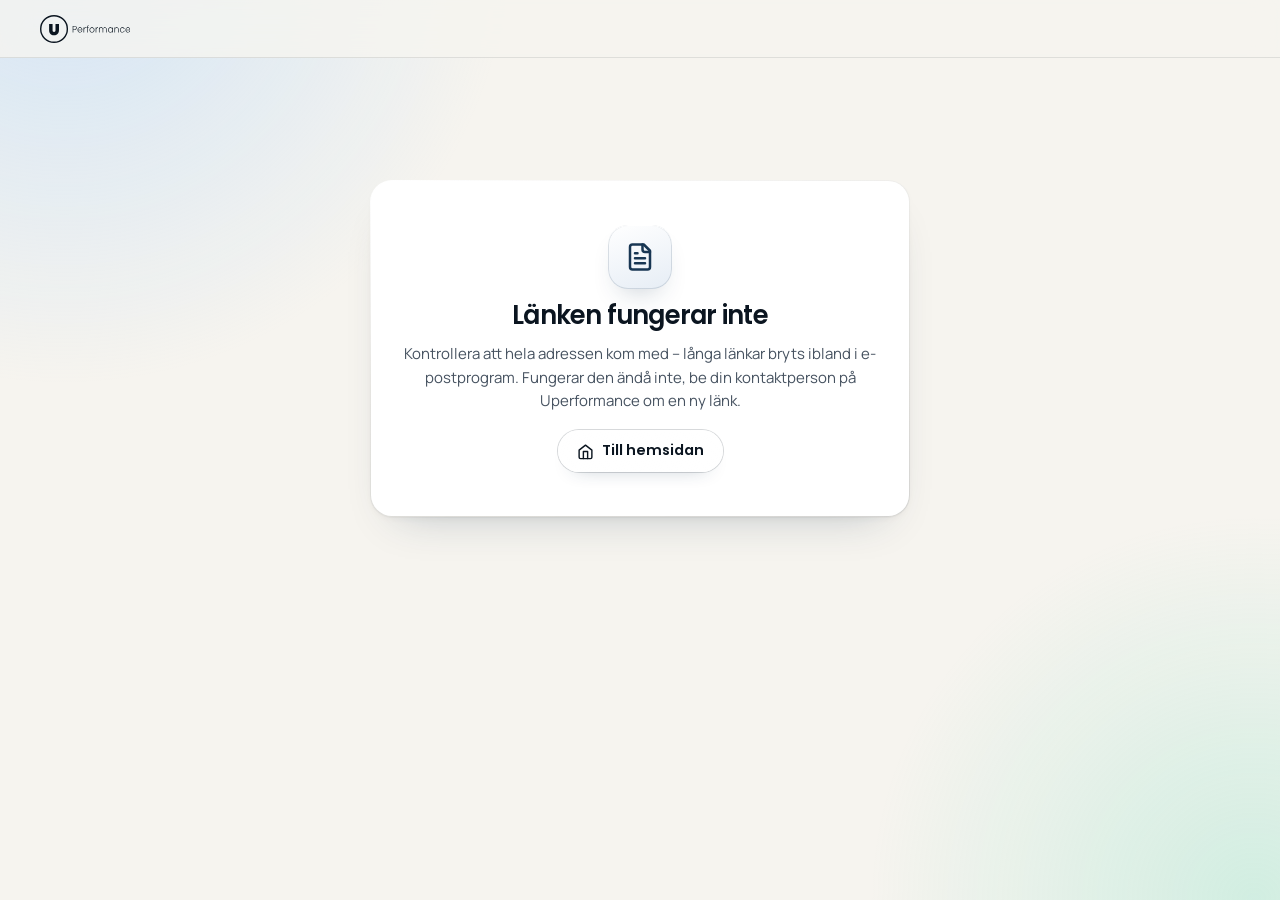
<file: crm/offert.html>
<!doctype html>
<html lang="sv">
<head>
<meta charset="utf-8">
<script src="skarpt.js"></script>
<meta name="viewport" content="width=device-width, initial-scale=1, viewport-fit=cover">
<title>Offert · Uperformance</title>
<meta name="robots" content="noindex, nofollow">
<meta name="referrer" content="no-referrer">
<meta name="theme-color" content="#0b1520">
<link rel="icon" href="favicon.png" type="image/png">
<!-- Typsnitten ligger på vår egen server (GDPR) – inget hämtas från Google -->
<link rel="stylesheet" href="../assets/typsnitt/typsnitt.css?v=1">
<link rel="stylesheet" href="crm.css?v=62">
<link rel="stylesheet" href="premium.css?v=42">
<link rel="stylesheet" href="offert.css?v=11">
<script src="data.js?v=25" defer></script>
<script src="kundlogik.js?v=7" defer></script>
<script src="portal.js?v=5" defer></script>
<script src="lager.js?v=26" defer></script>
<script src="offert.js?v=14" defer></script>
</head>
<body class="offert-sida">
<svg width="0" height="0" style="position:absolute" aria-hidden="true" focusable="false">
  <defs><linearGradient id="klarhet-grad" x1="0" y1="0" x2="1" y2="1"><stop offset="0" stop-color="#a7d2ff"/><stop offset="1" stop-color="#7ee0c3"/></linearGradient></defs>
  <symbol id="logo" viewBox="0 0 1274.2 395">
    <path fill="none" stroke="currentColor" stroke-width="20" d="M198,10c103.9,0,188,84,188,187.5s-84.1,187.5-188,187.5S10,301,10,197.5,94.1,10,198,10Z"/>
    <path fill="currentColor" d="M177.5,127.8v88.6c0,7.3,1.6,13,4.7,17.3,3.3,4.1,8.4,6.2,15.5,6.2s12.4-2.1,15.8-6.2c3.4-4.3,5.1-10.1,5.1-17.3v-88.6h49.1v88.6c0,14.9-3.1,27.8-9.3,38.4-6.2,10.5-14.7,18.4-25.5,23.8-10.8,5.3-22.9,8-36.2,8s-25.2-2.7-35.5-8c-10.2-5.3-18.2-13.2-24-23.8-5.8-10.5-8.7-23.3-8.7-38.4v-88.6h49.1-.1Z"/>
    <path fill="currentColor" d="M518.7,181.6c0,7.7-2.5,13.9-7.6,18.7-5.1,4.7-12.7,7.1-22.8,7.1h-18.2v38.4h-9v-90h27.2c10,0,17.6,2.4,22.7,7.1,5.1,4.7,7.7,11,7.7,18.8h0ZM488.3,199.6c14.1,0,21.1-6,21.1-18s-1.7-10.6-5-13.6c-3.3-3.1-8.7-4.6-16.1-4.6h-18.2v36.3h18.2ZM597.4,207c0,3.1,0,5.4-.3,7.1h-58.3c.3,5.3,1.5,9.9,3.9,13.6,2.3,3.8,5.4,6.7,9.1,8.6,3.8,1.9,7.9,2.8,12.4,2.8s10.7-1.4,14.7-4.2,6.7-6.7,8-11.5h9.5c-1.7,6.9-5.4,12.5-11.1,16.9-5.6,4.3-12.6,6.4-21.1,6.4s-12.5-1.5-17.8-4.4c-5.2-3-9.4-7.2-12.4-12.6-2.9-5.5-4.4-11.9-4.4-19.2s1.5-13.7,4.4-19.2,7-9.7,12.2-12.6c5.2-2.9,11.2-4.4,17.9-4.4s12.5,1.5,17.5,4.4c5.1,2.9,8.9,6.9,11.6,11.8,2.7,4.9,4.1,10.3,4.1,16.3v.2ZM588.3,206.7c0-5.2-1-9.7-3.2-13.4-2.1-3.7-5.1-6.5-8.9-8.4-3.8-1.9-7.9-2.8-12.4-2.8-6.7,0-12.4,2.1-17.1,6.4-4.7,4.3-7.3,10.3-7.9,18.2h49.5ZM622.9,187.9c2-4.4,5-7.8,9-10.2,4.1-2.4,9.1-3.6,15.1-3.6v9.4h-2.4c-6.5,0-11.8,1.8-15.7,5.3s-5.9,9.4-5.9,17.6v39.3h-9v-70.3h9v12.5h0ZM688.2,183h-16.3v62.7h-9v-62.7h-9.8v-7.6h9.8v-4.9c0-7.6,1.9-13.3,5.8-16.9,3.9-3.6,10.3-5.4,19.1-5.4v7.7c-5.8,0-10,1.1-12.4,3.3-2.3,2.2-3.5,6-3.5,11.2v4.9h16.3v7.6h0ZM733.2,246.7c-6.6,0-12.6-1.5-17.9-4.4-5.2-3-9.4-7.2-12.5-12.6-3-5.5-4.5-11.9-4.5-19.2s1.5-13.6,4.6-19.1,7.3-9.7,12.6-12.6c5.3-3,11.3-4.5,17.9-4.5s12.6,1.5,17.9,4.5c5.4,2.9,9.6,7.1,12.6,12.6,3.1,5.4,4.6,11.8,4.6,19.1s-1.5,13.6-4.6,19.1-7.3,9.7-12.7,12.7c-5.4,2.9-11.4,4.4-18,4.4h0ZM733.2,238.9c4.6,0,8.9-1,12.9-3.1,3.9-2.1,7.1-5.3,9.5-9.5,2.5-4.3,3.7-9.5,3.7-15.7s-1.2-11.4-3.6-15.6c-2.4-4.3-5.6-7.5-9.5-9.5-3.9-2.1-8.2-3.2-12.9-3.2s-8.9,1.1-12.9,3.2c-3.9,2.1-7.1,5.2-9.5,9.5-2.3,4.2-3.5,9.4-3.5,15.6s1.2,11.4,3.5,15.7c2.4,4.2,5.5,7.4,9.4,9.5s8.2,3.1,12.9,3.1h0ZM794,187.9c2-4.4,5-7.8,9-10.2,4.1-2.4,9.1-3.6,15.1-3.6v9.4h-2.4c-6.5,0-11.8,1.8-15.7,5.3s-5.9,9.4-5.9,17.6v39.3h-9v-70.3h9v12.5h0ZM915.3,174.1c8.2,0,14.9,2.6,20.1,7.9,5.2,5.1,7.9,12.7,7.9,22.5v41.2h-8.9v-40.2c0-7.6-1.8-13.5-5.5-17.5s-8.7-6.1-15.1-6.1-11.9,2.2-15.8,6.6c-3.9,4.4-5.9,10.7-5.9,19.1v38.1h-8.9v-40.2c0-7.6-1.8-13.5-5.5-17.5s-8.8-6.1-15.2-6.1-11.9,2.2-15.8,6.6c-3.9,4.4-5.9,10.7-5.9,19.1v38.1h-9v-70.3h9v12.1c2.2-4.4,5.4-7.7,9.5-9.9,4.1-2.3,8.7-3.5,13.8-3.5s11.4,1.5,16,4.4,8,7.2,10,12.9c1.9-5.6,5.1-9.8,9.7-12.7,4.6-3,9.9-4.5,15.7-4.5h-.2ZM959.2,210.4c0-7.2,1.4-13.5,4.2-18.9,2.9-5.5,6.9-9.7,12-12.6,5.1-3,10.9-4.5,17.4-4.5s12.4,1.5,17.3,4.6c4.9,3.1,8.4,7,10.6,11.8v-15.4h9v70.3h-9v-15.6c-2.2,4.8-5.8,8.8-10.7,12-4.8,3.1-10.6,4.6-17.3,4.6s-12.1-1.5-17.3-4.5c-5.1-3-9.1-7.3-12-12.7-2.8-5.5-4.2-11.8-4.2-19.1h0ZM1020.6,210.6c0-5.7-1.2-10.6-3.5-14.9-2.3-4.3-5.5-7.6-9.5-9.9-3.9-2.3-8.3-3.5-13.1-3.5s-9.4,1.1-13.4,3.3c-3.9,2.2-7.1,5.5-9.4,9.8-2.2,4.2-3.3,9.2-3.3,15.1s1.1,10.8,3.3,15.2c2.3,4.3,5.4,7.6,9.4,9.9,3.9,2.2,8.4,3.3,13.4,3.3s9.2-1.2,13.1-3.5c4-2.3,7.2-5.6,9.5-9.9,2.3-4.3,3.5-9.3,3.5-14.9h0ZM1083.1,174.1c8.4,0,15.3,2.6,20.6,7.9,5.3,5.1,8,12.7,8,22.5v41.2h-8.9v-40.2c0-7.6-1.9-13.5-5.8-17.5-3.8-4-9-6.1-15.6-6.1s-12.2,2.1-16.2,6.4c-4,4.3-6.1,10.6-6.1,18.9v38.4h-9v-70.3h9v12c2.2-4.3,5.4-7.6,9.7-9.8,4.2-2.3,9-3.5,14.3-3.5h0ZM1127.5,210.6c0-7.3,1.5-13.6,4.4-19.1s7-9.7,12.1-12.6c5.1-3,11-4.5,17.6-4.5s15.8,2.1,21.4,6.4c5.7,4.3,9.3,10.1,10.9,17.5h-9.7c-1.2-5.1-3.8-9-7.9-11.8-3.9-2.9-8.9-4.4-14.8-4.4s-9,1.1-12.7,3.2c-3.8,2.1-6.8,5.4-9,9.7-2.1,4.2-3.2,9.4-3.2,15.6s1.1,11.4,3.2,15.7c2.2,4.3,5.2,7.5,9,9.7,3.8,2.1,8,3.2,12.7,3.2s10.9-1.4,14.8-4.2c4-2.9,6.7-7,7.9-12.1h9.7c-1.6,7.2-5.3,13-10.9,17.4-5.7,4.4-12.8,6.6-21.4,6.6s-12.5-1.5-17.6-4.4c-5.1-3-9.2-7.2-12.1-12.6-2.9-5.5-4.4-11.9-4.4-19.2h0ZM1274.2,207c0,3.1,0,5.4-.3,7.1h-58.3c.3,5.3,1.5,9.9,3.9,13.6,2.3,3.8,5.4,6.7,9.1,8.6,3.8,1.9,7.9,2.8,12.4,2.8s10.7-1.4,14.7-4.2,6.7-6.7,8-11.5h9.5c-1.7,6.9-5.4,12.5-11.1,16.9-5.6,4.3-12.6,6.4-21.1,6.4s-12.5-1.5-17.8-4.4c-5.2-3-9.4-7.2-12.4-12.6-2.9-5.5-4.4-11.9-4.4-19.2s1.5-13.7,4.4-19.2,7-9.7,12.2-12.6c5.2-2.9,11.2-4.4,17.9-4.4s12.5,1.5,17.5,4.4c5.1,2.9,8.9,6.9,11.6,11.8,2.7,4.9,4.1,10.3,4.1,16.3v.2ZM1265,206.7c0-5.2-1-9.7-3.2-13.4-2.1-3.7-5.1-6.5-8.9-8.4s-7.9-2.8-12.4-2.8c-6.7,0-12.4,2.1-17.1,6.4-4.7,4.3-7.3,10.3-7.9,18.2h49.5Z"/>
  </symbol>
  <symbol id="i-las" viewBox="0 0 24 24"><rect x="3" y="11" width="18" height="11" rx="2"/><path d="M7 11V7a5 5 0 0 1 10 0v4"/></symbol>
  <symbol id="i-bock" viewBox="0 0 24 24"><path d="M20 6 9 17l-5-5"/></symbol>
  <symbol id="i-plus" viewBox="0 0 24 24"><path d="M12 5v14M5 12h14"/></symbol>
  <symbol id="i-stang" viewBox="0 0 24 24"><path d="M18 6 6 18M6 6l12 12"/></symbol>
  <symbol id="i-varning" viewBox="0 0 24 24"><path d="m21.73 18-8-14a2 2 0 0 0-3.48 0l-8 14A2 2 0 0 0 4 21h16a2 2 0 0 0 1.73-3Z"/><path d="M12 9v4M12 17h.01"/></symbol>
  <symbol id="i-info" viewBox="0 0 24 24"><circle cx="12" cy="12" r="10"/><path d="M12 16v-4M12 8h.01"/></symbol>
  <symbol id="i-klistra" viewBox="0 0 24 24"><rect x="8" y="2" width="8" height="4" rx="1"/><path d="M16 4h2a2 2 0 0 1 2 2v14a2 2 0 0 1-2 2H6a2 2 0 0 1-2-2V6a2 2 0 0 1 2-2h2"/></symbol>
  <symbol id="i-anvandare" viewBox="0 0 24 24"><path d="M16 21v-2a4 4 0 0 0-4-4H6a4 4 0 0 0-4 4v2M22 21v-2a4 4 0 0 0-3-3.87M16 3.13a4 4 0 0 1 0 7.75"/><circle cx="9" cy="7" r="4"/></symbol>
  <symbol id="i-kalender" viewBox="0 0 24 24"><rect x="3" y="4" width="18" height="18" rx="2"/><path d="M16 2v4M8 2v4M3 10h18"/></symbol>
  <symbol id="i-klocka" viewBox="0 0 24 24"><circle cx="12" cy="12" r="10"/><path d="M12 6v6l4 2"/></symbol>
  <symbol id="i-pil" viewBox="0 0 24 24"><path d="M5 12h14M12 5l7 7-7 7"/></symbol>
  <symbol id="i-pil-v" viewBox="0 0 24 24"><path d="M19 12H5M12 19l-7-7 7-7"/></symbol>
  <symbol id="i-sparat" viewBox="0 0 24 24"><path d="M19 21H5a2 2 0 0 1-2-2V5a2 2 0 0 1 2-2h11l5 5v11a2 2 0 0 1-2 2z"/><path d="M17 21v-8H7v8M7 3v5h8"/></symbol>
  <symbol id="i-mejl" viewBox="0 0 24 24"><rect x="2" y="4" width="20" height="16" rx="2"/><path d="m22 7-10 6L2 7"/></symbol>
  <symbol id="i-samtal" viewBox="0 0 24 24"><path d="M22 16.92v3a2 2 0 0 1-2.18 2 19.79 19.79 0 0 1-8.63-3.07 19.5 19.5 0 0 1-6-6A19.79 19.79 0 0 1 2.12 4.18 2 2 0 0 1 4.11 2h3a2 2 0 0 1 2 1.72c.13.96.36 1.9.7 2.81a2 2 0 0 1-.45 2.11L8.09 9.91a16 16 0 0 0 6 6l1.27-1.27a2 2 0 0 1 2.11-.45c.91.34 1.85.57 2.81.7A2 2 0 0 1 22 16.92z"/></symbol>
  <symbol id="i-hjarta" viewBox="0 0 24 24"><path d="M19 14c1.49-1.46 3-3.21 3-5.5A5.5 5.5 0 0 0 16.5 3c-1.76 0-3 .5-4.5 2-1.5-1.5-2.74-2-4.5-2A5.5 5.5 0 0 0 2 8.5c0 2.3 1.5 4.05 3 5.5l7 7Z"/></symbol>
  <symbol id="i-skrivare" viewBox="0 0 24 24"><path d="M6 9V2h12v7M6 18H4a2 2 0 0 1-2-2v-5a2 2 0 0 1 2-2h16a2 2 0 0 1 2 2v5a2 2 0 0 1-2 2h-2"/><rect x="6" y="14" width="12" height="8"/></symbol>
  <symbol id="i-hem" viewBox="0 0 24 24"><path d="m3 10 9-7 9 7v10a2 2 0 0 1-2 2H5a2 2 0 0 1-2-2Z"/><path d="M9 22V12h6v10"/></symbol>
  <symbol id="i-dokument" viewBox="0 0 24 24"><path d="M15 2H6a2 2 0 0 0-2 2v16a2 2 0 0 0 2 2h12a2 2 0 0 0 2-2V7Z"/><path d="M14 2v4a2 2 0 0 0 2 2h4M16 13H8M16 17H8M10 9H8"/></symbol>
</svg>

<div class="offert-bakgrund" aria-hidden="true"><span></span><span></span></div>
<main id="offert"><div class="offert-verktyg offert-verktyg-enkel"><span class="logga-liten"><svg class="logga-hel" viewBox="0 0 1274.2 395" role="img" aria-label="Uperformance"><use href="#logo"/></svg><svg class="logga-mark" viewBox="0 0 396 395" aria-hidden="true"><use href="#logo" width="1274.2" height="395"/></svg></span></div><div class="offert-yta"><p class="hamtar" role="status">Hämtar …</p><div class="papper-skelett" aria-hidden="true"><div class="papper-skelett-huvud"></div><div class="papper-skelett-kropp"><i></i><i></i><i></i><i></i></div></div></div></main>
<dialog class="ark" data-ark aria-labelledby="ark-titel"></dialog>
<div class="toaster" data-toaster aria-live="polite"></div>
</body>
</html>
</file>
<file: crm/laddning.css>
/* Laddningen in i CRM:et – virveln (laddning.js). Samma bläck, norrsken och mint/is som inloggningen.
   Linjerna ritas på canvas i en egen tråd. Allt annat som rör sig är CSS-animationer av transform/opacity på egna lager
   (will-change) – de går på grafikkortet och står aldrig still medan CRM:et laddar på huvudtråden. */

/* Före första målningen i CRM:et: bläcket täcker sidan tills lagret finns (inget vitt blink mellan sidorna) */
html[data-laddar] { background: #0b1520; overflow: hidden; } /* släpps först när lagret är osynligt (stada) */
html[data-laddar] body::before {
  content: ''; position: fixed; inset: 0; z-index: 2147483646;
  background: radial-gradient(120% 80% at 50% 0%, #12263a 0%, #0b1520 55%, #070f18 100%);
}

html:has(> body > .upl) { overflow: hidden; } /* ingen rullningslist bredvid virveln */
.upl {
  position: fixed; inset: 0; z-index: 2147483647; overflow: hidden; display: grid; place-items: center;
  background: radial-gradient(120% 80% at 50% 0%, #12263a 0%, #0b1520 55%, #070f18 100%);
  color: #fff; color-scheme: dark; opacity: 0; transition: opacity .7s cubic-bezier(.32, .72, 0, 1);
  font-family: 'Inter', system-ui, sans-serif; /* samma typsnitt och radhöjd på båda sidorna – märket står på exakt samma plats */
}
.upl[data-in] { opacity: 1; }
.upl[data-direkt] { transition: none; }
.upl[data-ut] { opacity: 0; transition: opacity .8s cubic-bezier(.4, 0, .2, 1) .35s; }
/* utgången: virveln vidgas mjukt medan den tonar bort */
.upl-duk { transition: transform 1.1s cubic-bezier(.32, .72, 0, 1), opacity .9s ease .25s; }
.upl[data-ut] .upl-duk { transform: scale(1.12); opacity: 0; }

/* norrskenet bakom virveln, som på inloggningen */
.upl-bak { position: absolute; inset: 0; pointer-events: none; }
.upl-bak span { position: absolute; width: 70vmax; height: 70vmax; border-radius: 50%; filter: blur(10px); opacity: .9; }
.upl-bak span:nth-child(1) { left: -20vmax; top: -30vmax; background: radial-gradient(closest-side, rgba(90, 160, 255, .3), transparent); }
.upl-bak span:nth-child(2) { right: -25vmax; bottom: -35vmax; background: radial-gradient(closest-side, rgba(126, 224, 195, .22), transparent); }
.upl-duk { position: absolute; inset: 0; width: 100%; height: 100%; }

.upl-mitt { position: relative; display: grid; justify-items: center; gap: 28px; transform: translateY(-8px); }
.upl-marke { position: relative; width: 80px; height: 80px; border-radius: 50%; box-shadow: 0 0 0 1px rgba(167, 210, 255, .25), 0 0 0 10px rgba(126, 224, 195, .06), 0 18px 50px rgba(0, 0, 0, .45); display: grid; place-items: center; }
.upl-logga { position: relative; z-index: 1; width: 100%; height: 100%; overflow: visible; } /* står still – andningen ligger i glöden (som tonas vid sidbytet) */
/* Ljusbanan runt märket – samma lutning (skivan) och samma takt som virvelns innersta varv (1,11 rad/s ≈ ett varv på 5,66 s).
   Bakre halvan under märket, främre halvan över, så att banan går runt loggan. */
.upl-bana { position: absolute; inset: -34px; pointer-events: none; }
.upl-bana svg { width: 100%; height: 100%; overflow: visible; transform: scaleY(.5); animation: upl-varv 5.66s linear infinite; will-change: transform, opacity; transition: opacity .45s ease; }
.upl-bana-bak { clip-path: inset(0 0 50% 0); z-index: 0; }
.upl-bana-fram { clip-path: inset(50% 0 0 0); z-index: 2; }
.upl-bana-spar { fill: none; stroke: rgba(167, 210, 255, .16); stroke-width: .7; }
.upl-bana-bage { fill: none; stroke: #9ff0d8; stroke-width: 1.6; stroke-linecap: round; stroke-dasharray: 16 34; }
.upl-bana-sken { fill: none; stroke: rgba(126, 224, 195, .28); stroke-width: 5; stroke-linecap: round; stroke-dasharray: 16 34; } /* glöden – ingen filter på SVG-former (blir fyrkantig) */
.upl-bana-bak .upl-bana-bage { opacity: .55; }
.upl-bana { opacity: 0; animation: upl-tona .8s ease-out .9s forwards; }
.upl[data-direkt] .upl-bana { animation: none; opacity: 1; }
.upl-fyll { fill: #fff; transform-origin: 198px 197.5px; animation: upl-fyll .7s cubic-bezier(.32, .72, 0, 1) .35s both; }
.upl-ring { fill: none; stroke: #a7d2ff; stroke-width: 14; stroke-dasharray: 1; stroke-dashoffset: 1; animation: upl-ring .8s cubic-bezier(.65, 0, .35, 1) forwards; }
.upl-u { fill: #183653; opacity: 0; animation: upl-tona .4s ease-out .75s forwards; }
.upl-glod { position: absolute; inset: -60%; border-radius: 50%; background: radial-gradient(closest-side, rgba(126, 224, 195, .55), rgba(126, 224, 195, 0)); opacity: .5; animation: upl-glod 3.2s ease-in-out infinite; will-change: transform, opacity; }
.upl[data-direkt] :is(.upl-fyll, .upl-ring, .upl-u, .upl-text) { animation: none; stroke-dashoffset: 0; opacity: 1; }

.upl-text { margin: 0; font-size: 15px !important; line-height: 20px; height: 20px; text-shadow: 0 1px 12px rgba(5, 10, 16, .9); animation: upl-tona .6s ease-out .5s both; display: flex; align-items: baseline; gap: 2px; font-weight: 500; font-size: .9375rem; letter-spacing: -.01em; color: rgba(235, 240, 245, .82); }
.upl-prickar { display: inline-flex; gap: 3px; margin-left: 2px; transition: opacity .35s ease; }
.upl-prickar i { will-change: transform, opacity; width: 4px; height: 4px; border-radius: 50%; background: #7ee0c3; animation: upl-prick 1.2s ease-in-out infinite; }
.upl-prickar i:nth-child(2) { animation-delay: .15s; }
.upl-prickar i:nth-child(3) { animation-delay: .3s; }

/* Sidbytet (data-ihop): allt som rör sig runt loggan tonar bort, så att den stilla bilden kan frysa utan att det syns.
   Glödens behållare tonas (inte själva pulsen – den skulle hoppa), banan och prickarna likaså. I CRM:et tonar de fram igen. */
.upl-glodram { position: absolute; inset: 0; transition: opacity .45s ease; }
.upl[data-ihop] :is(.upl-bana svg, .upl-prickar, .upl-glodram) { opacity: 0; }
.upl[data-ihop][data-direkt] :is(.upl-bana svg, .upl-prickar, .upl-glodram) { transition: none; }

/* Utgången: märket sugs in och lyser upp, texten tonar */
.upl-marke, .upl-duk { will-change: transform, opacity; }
.upl[data-ut] .upl-marke { animation: upl-sug 1s cubic-bezier(.45, 0, .2, 1) forwards; }
.upl[data-ut] .upl-text { opacity: 0; transition: opacity .25s; }

@keyframes upl-andas { 50% { transform: scale(1.035); } }
@keyframes upl-varv { from { transform: scaleY(.5) rotate(0deg); } to { transform: scaleY(.5) rotate(360deg); } }
@keyframes upl-glod { 50% { transform: scale(1.14); opacity: .8; } }
@keyframes upl-ring { to { stroke-dashoffset: 0; } }
@keyframes upl-fyll { from { transform: scale(0); } }
@keyframes upl-tona { to { opacity: 1; } }
@keyframes upl-prick { 0%, 80%, 100% { transform: translateY(0); opacity: .35; } 40% { transform: translateY(-4px); opacity: 1; } }
@keyframes upl-sug { 35% { transform: scale(.9); } 100% { transform: scale(1.35); opacity: 0; } }

@media (prefers-reduced-motion: reduce) {
  .upl, .upl[data-ut] { transition: opacity .25s; }
  .upl *, .upl[data-ut] .upl-marke { animation: none !important; }
  .upl-ring { stroke-dashoffset: 0; } .upl-u { opacity: 1; }
}
</file>
<file: assets/typsnitt/typsnitt.css>
/* Typsnitten på vår egen server (GDPR, 2026-11-23): Poppins, Manrope och Inter från Google Fonts, bara latin + latin-ext,
   så att besökarens IP-adress inte skickas till Google. Licens: SIL Open Font License 1.1 (OFL-poppins.txt, OFL-manrope.txt, OFL-inter.txt). Byggs om med _underlag/typsnitt/hamta.mjs. */
/* Poppins 400 latin-ext */
@font-face { font-family: 'Poppins'; font-style: normal; font-weight: 400; font-display: swap; src: url(poppins-400-latin-ext.woff2) format('woff2'); unicode-range: U+0100-02BA, U+02BD-02C5, U+02C7-02CC, U+02CE-02D7, U+02DD-02FF, U+0304, U+0308, U+0329, U+1D00-1DBF, U+1E00-1E9F, U+1EF2-1EFF, U+2020, U+20A0-20AB, U+20AD-20C4, U+2113, U+2C60-2C7F, U+A720-A7FF; }
/* Poppins 400 latin */
@font-face { font-family: 'Poppins'; font-style: normal; font-weight: 400; font-display: swap; src: url(poppins-400-latin.woff2) format('woff2'); unicode-range: U+0000-00FF, U+0131, U+0152-0153, U+02BB-02BC, U+02C6, U+02DA, U+02DC, U+0304, U+0308, U+0329, U+2000-206F, U+20AC, U+2122, U+2191, U+2193, U+2212, U+2215, U+FEFF, U+FFFD; }
/* Poppins 500 latin-ext */
@font-face { font-family: 'Poppins'; font-style: normal; font-weight: 500; font-display: swap; src: url(poppins-500-latin-ext.woff2) format('woff2'); unicode-range: U+0100-02BA, U+02BD-02C5, U+02C7-02CC, U+02CE-02D7, U+02DD-02FF, U+0304, U+0308, U+0329, U+1D00-1DBF, U+1E00-1E9F, U+1EF2-1EFF, U+2020, U+20A0-20AB, U+20AD-20C4, U+2113, U+2C60-2C7F, U+A720-A7FF; }
/* Poppins 500 latin */
@font-face { font-family: 'Poppins'; font-style: normal; font-weight: 500; font-display: swap; src: url(poppins-500-latin.woff2) format('woff2'); unicode-range: U+0000-00FF, U+0131, U+0152-0153, U+02BB-02BC, U+02C6, U+02DA, U+02DC, U+0304, U+0308, U+0329, U+2000-206F, U+20AC, U+2122, U+2191, U+2193, U+2212, U+2215, U+FEFF, U+FFFD; }
/* Poppins 600 latin-ext */
@font-face { font-family: 'Poppins'; font-style: normal; font-weight: 600; font-display: swap; src: url(poppins-600-latin-ext.woff2) format('woff2'); unicode-range: U+0100-02BA, U+02BD-02C5, U+02C7-02CC, U+02CE-02D7, U+02DD-02FF, U+0304, U+0308, U+0329, U+1D00-1DBF, U+1E00-1E9F, U+1EF2-1EFF, U+2020, U+20A0-20AB, U+20AD-20C4, U+2113, U+2C60-2C7F, U+A720-A7FF; }
/* Poppins 600 latin */
@font-face { font-family: 'Poppins'; font-style: normal; font-weight: 600; font-display: swap; src: url(poppins-600-latin.woff2) format('woff2'); unicode-range: U+0000-00FF, U+0131, U+0152-0153, U+02BB-02BC, U+02C6, U+02DA, U+02DC, U+0304, U+0308, U+0329, U+2000-206F, U+20AC, U+2122, U+2191, U+2193, U+2212, U+2215, U+FEFF, U+FFFD; }
/* Poppins 700 latin-ext */
@font-face { font-family: 'Poppins'; font-style: normal; font-weight: 700; font-display: swap; src: url(poppins-700-latin-ext.woff2) format('woff2'); unicode-range: U+0100-02BA, U+02BD-02C5, U+02C7-02CC, U+02CE-02D7, U+02DD-02FF, U+0304, U+0308, U+0329, U+1D00-1DBF, U+1E00-1E9F, U+1EF2-1EFF, U+2020, U+20A0-20AB, U+20AD-20C4, U+2113, U+2C60-2C7F, U+A720-A7FF; }
/* Poppins 700 latin */
@font-face { font-family: 'Poppins'; font-style: normal; font-weight: 700; font-display: swap; src: url(poppins-700-latin.woff2) format('woff2'); unicode-range: U+0000-00FF, U+0131, U+0152-0153, U+02BB-02BC, U+02C6, U+02DA, U+02DC, U+0304, U+0308, U+0329, U+2000-206F, U+20AC, U+2122, U+2191, U+2193, U+2212, U+2215, U+FEFF, U+FFFD; }
/* Manrope 400 800 latin-ext */
@font-face { font-family: 'Manrope'; font-style: normal; font-weight: 400 800; font-display: swap; src: url(manrope-400-800-latin-ext.woff2) format('woff2'); unicode-range: U+0100-02BA, U+02BD-02C5, U+02C7-02CC, U+02CE-02D7, U+02DD-02FF, U+0304, U+0308, U+0329, U+1D00-1DBF, U+1E00-1E9F, U+1EF2-1EFF, U+2020, U+20A0-20AB, U+20AD-20C4, U+2113, U+2C60-2C7F, U+A720-A7FF; }
/* Manrope 400 800 latin */
@font-face { font-family: 'Manrope'; font-style: normal; font-weight: 400 800; font-display: swap; src: url(manrope-400-800-latin.woff2) format('woff2'); unicode-range: U+0000-00FF, U+0131, U+0152-0153, U+02BB-02BC, U+02C6, U+02DA, U+02DC, U+0304, U+0308, U+0329, U+2000-206F, U+20AC, U+2122, U+2191, U+2193, U+2212, U+2215, U+FEFF, U+FFFD; }
/* Inter 400 800 latin-ext */
@font-face { font-family: 'Inter'; font-style: normal; font-weight: 400 800; font-display: swap; src: url(inter-400-800-latin-ext.woff2) format('woff2'); unicode-range: U+0100-02BA, U+02BD-02C5, U+02C7-02CC, U+02CE-02D7, U+02DD-02FF, U+0304, U+0308, U+0329, U+1D00-1DBF, U+1E00-1E9F, U+1EF2-1EFF, U+2020, U+20A0-20AB, U+20AD-20C4, U+2113, U+2C60-2C7F, U+A720-A7FF; }
/* Inter 400 800 latin */
@font-face { font-family: 'Inter'; font-style: normal; font-weight: 400 800; font-display: swap; src: url(inter-400-800-latin.woff2) format('woff2'); unicode-range: U+0000-00FF, U+0131, U+0152-0153, U+02BB-02BC, U+02C6, U+02DA, U+02DC, U+0304, U+0308, U+0329, U+2000-206F, U+20AC, U+2122, U+2191, U+2193, U+2212, U+2215, U+FEFF, U+FFFD; }
</file>
<file: crm/crm.css>
/* Uperformance CRM – samma tokens och formspråk som sajten (assets/up.css). */

/* 01-grund ----------------------------------------------------------------- */
:root {
  --ben: #f6f4ef; --ben-2: #eeeae2; --vit: #fff;
  --ink: #0b1520; --ink-2: #122130; --ink-3: #1b2f44;
  --navy: #183653; --navy-ljus: #e6edf5;
  --accent: #7ee0c3; --accent-hover: #9ce9d3; --accent-djup: #0f6e57; --accent-ljus: #e0f6ee;
  --is: #a7d2ff; --is-ljus: #e8f2ff;
  --gul: #f0b545; --gul-ljus: #fff2d6; --gul-text: #7f5500;
  --rod: #e5674f; --rod-ljus: #fde8e3; --rod-text: #9c2f1c;
  --orange: #d9822b; --orange-ljus: #fbeede;
  --text: #0b1520; --text-2: #465260; --text-3: #5f6a76;
  --text-ljus: rgba(246, 244, 239, .7);
  --kant: rgba(11, 21, 32, .1); --kant-2: rgba(11, 21, 32, .16); --kant-ljus: rgba(246, 244, 239, .12);
  --skugga: 0 1px 2px rgba(11, 21, 32, .05), 0 8px 24px -12px rgba(11, 21, 32, .16);
  --skugga-stor: 0 40px 90px -30px rgba(11, 21, 32, .4), 0 18px 40px -24px rgba(11, 21, 32, .3);
  --font-rubrik: 'Poppins', ui-sans-serif, system-ui, -apple-system, 'Segoe UI', sans-serif;
  --font-brod: 'Manrope', ui-sans-serif, system-ui, -apple-system, 'Segoe UI', sans-serif;
  /* teman (tema.css): roller som skiftar per tema. --kol = mörk knapp på ljus yta, --pa-mork = ljus text på mörkt (samma i alla teman),
     tripletterna ger genomskinlighet: rgb(var(--t-blaeck-rgb) / .06). Originalvärdena här – kundens sidor laddar bara crm.css. */
  --kol: #0b1520; --kol-2: #122130; --kol-3: #1b2f44; --pa-mork: #f6f4ef; --pa-vit: #fff;
  --accent-text: #0f6e57; --navy-text: #183653; --orange-text: #d9822b;
  --t-blaeck-rgb: 11 21 32; --t-skugga-rgb: 11 21 32; --t-skugga-navy-rgb: 24 54 83; --t-navy-rgb: 24 54 83; --t-accent-djup-rgb: 15 110 87;
  --t-glas-rgb: 255 255 255; --t-glans-rgb: 255 255 255; --t-ben-rgb: 246 244 239;
  --mjuk: cubic-bezier(.22, 1, .36, 1);
  --sidobredd: 252px;
  --flikhojd: 64px;
  color-scheme: light;
}
*, *::before, *::after { box-sizing: border-box; }
html { -webkit-text-size-adjust: 100%; }
body { margin: 0; background: var(--ben); color: var(--text); font: 400 .9375rem/1.55 var(--font-brod); -webkit-font-smoothing: antialiased; overflow-x: clip; }
h1, h2, h3, h4, p, ul, ol, dl, dd, figure, fieldset { margin: 0; }
ul, ol { padding: 0; list-style: none; }
fieldset { border: 0; padding: 0; min-width: 0; }
button, input, select, textarea { font: inherit; color: inherit; }
button { cursor: pointer; }
a { color: inherit; }
img, svg { display: block; max-width: 100%; }
[hidden] { display: none !important; }
::selection { background: var(--accent); color: var(--ink); }
:focus-visible { outline: 3px solid var(--accent-text); outline-offset: 2px; border-radius: 6px; }
h1, h2, h3, h4 { font-family: var(--font-rubrik); font-weight: 600; letter-spacing: -.02em; line-height: 1.15; }
.ikon { width: 18px; height: 18px; flex: none; fill: none; stroke: currentColor; stroke-width: 2; stroke-linecap: round; stroke-linejoin: round; }
.sr { position: absolute !important; width: 1px; height: 1px; overflow: hidden; clip: rect(0 0 0 0); white-space: nowrap; }
.tal { font-variant-numeric: tabular-nums; }

/* 02-skal ------------------------------------------------------------------- */
.app { display: grid; grid-template-columns: var(--sidobredd) minmax(0, 1fr); min-height: 100dvh; }
.sido { position: sticky; top: 0; height: 100vh; height: 100dvh; display: flex; flex-direction: column; gap: 4px; padding: 20px 14px; background: rgb(var(--zy-0b1520, 11 21 32) / var(--z-opak, 1)); color: var(--z-text, var(--pa-mork)); overflow-y: auto; }
.sido::before { content: ''; position: absolute; inset: auto -40% -20% -40%; height: 50%; background: radial-gradient(closest-side, rgb(var(--zy-183653, 24 54 83) / calc(.9 * var(--z-opak, 1))), transparent); pointer-events: none; }
.sido > * { position: relative; }
.varumarke { display: flex; align-items: center; gap: 10px; padding: 4px 10px 20px; text-decoration: none; color: var(--z-text, var(--pa-mork)); }
.varumarke svg { width: 34px; height: 34px; }
.varumarke strong { font: 600 1.05rem/1 var(--font-rubrik); letter-spacing: -.02em; }
.varumarke small { display: block; font-size: .72rem; color: var(--text-ljus); margin-top: 3px; letter-spacing: .04em; }
.nav-etikett { padding: 16px 12px 6px; font: 600 .6875rem/1 var(--font-rubrik); letter-spacing: .14em; text-transform: uppercase; color: var(--z-t42, rgba(246, 244, 239, .42)); }
.navlank { display: flex; align-items: center; gap: 12px; min-height: 42px; padding: 8px 12px; border-radius: 12px; color: var(--z-t76, rgba(246, 244, 239, .76)); text-decoration: none; font: 500 .9375rem/1 var(--font-rubrik); transition: background-color .2s, color .2s; }
.navlank:hover { background: rgb(var(--z-yb-rgb, 246 244 239) / var(--z-ya06, .06)); color: var(--z-text, var(--pa-mork)); }
.navlank[aria-current="page"] { background: rgb(var(--z-yb-rgb, 246 244 239) / var(--z-ya10, .1)); color: var(--z-text, var(--pa-mork)); box-shadow: inset 3px 0 0 var(--accent); }
.navlank .ikon { width: 19px; height: 19px; }
.navlank .rakna { margin-left: auto; min-width: 22px; padding: 3px 7px; border-radius: 99px; background: rgb(var(--z-yb-rgb, 246 244 239) / var(--z-ya10, .1)); font: 600 .72rem/1 var(--font-rubrik); text-align: center; }
.navlank .rakna-varm { background: var(--gul); color: var(--ink); }
.sido-fot { margin-top: auto; display: grid; gap: 10px; padding-top: 16px; border-top: 1px solid var(--kant-ljus); }
.anvandarval { display: flex; align-items: center; gap: 10px; padding: 8px; border-radius: 14px; background: rgb(var(--z-yb-rgb, 246 244 239) / var(--z-ya05, .05)); }
.anvandarval select { flex: 1; min-width: 0; background: transparent; border: 0; color: var(--z-text, var(--pa-mork)); font: 500 .875rem/1.2 var(--font-rubrik); cursor: pointer; }
.anvandarval select option { color: var(--text); }
.sido-lank { background: none; border: 0; padding: 6px 10px; text-align: left; font-size: .8125rem; color: var(--z-t55, rgba(246, 244, 239, .55)); border-radius: 8px; }
.sido-lank:hover { color: var(--z-text, var(--pa-mork)); background: rgb(var(--z-yb-rgb, 246 244 239) / var(--z-ya06, .06)); }

.huvud { min-width: 0; display: flex; flex-direction: column; }
.topprad { position: sticky; top: 0; z-index: 30; display: flex; align-items: center; gap: 12px; padding: 12px clamp(16px, 3vw, 36px); background: rgb(var(--t-ben-rgb) / .86); -webkit-backdrop-filter: blur(14px) saturate(140%); backdrop-filter: blur(14px) saturate(140%); border-bottom: 1px solid var(--kant); }
.topprad-titel { display: none; min-width: 0; font: 600 1.05rem/1.2 var(--font-rubrik); overflow: hidden; text-overflow: ellipsis; white-space: nowrap; transition: opacity .25s; }
.sok { position: relative; flex: 1; max-width: 520px; }
.sok > .ikon { position: absolute; left: 14px; top: 50%; transform: translateY(-50%); color: var(--text-3); pointer-events: none; }
.sok-traff .logga-ruta .ikon, .sok-traff .logga-ruta svg { width: 20px; height: 20px; }
.sok input { width: 100%; min-height: 44px; padding: 10px 70px 10px 42px; border-radius: 14px; border: 1px solid var(--kant); background: var(--vit); font-size: .9375rem; transition: border-color .2s, box-shadow .2s; }
.sok input:focus { outline: none; border-color: rgb(var(--zy-0b1520, 11 21 32) / var(--z-opak, 1)); box-shadow: 0 0 0 4px var(--accent-ljus); }
.sok-traffar { position: absolute; top: calc(100% + 8px); left: 0; right: 0; z-index: 40; max-height: min(70vh, 480px); overflow-y: auto; padding: 8px; border-radius: 18px; background: var(--vit); border: 1px solid var(--kant); box-shadow: var(--skugga-stor); }
.sok-grupp { padding: 10px 10px 4px; font: 600 .6875rem/1 var(--font-rubrik); letter-spacing: .12em; text-transform: uppercase; color: var(--text-3); }
.sok-traff { display: flex; align-items: center; gap: 12px; padding: 10px; border-radius: 12px; text-decoration: none; }
.sok-traff:hover, .sok-traff[aria-selected="true"] { background: var(--ben); }
.sok-traff small { display: block; color: var(--text-3); font-size: .8125rem; }
.sok-tom { padding: 18px; text-align: center; color: var(--text-3); }
.topprad-hoger { margin-left: auto; display: flex; align-items: center; gap: 10px; }
.prototyp { display: inline-flex; align-items: center; gap: 6px; padding: 6px 10px; border-radius: 99px; background: var(--gul-ljus); color: var(--gul-text); font: 600 .72rem/1 var(--font-rubrik); white-space: nowrap; }
.prototyp::before { content: ''; width: 6px; height: 6px; border-radius: 50%; background: var(--gul); }
.prototyp .chip-kort { display: none; }

#vy:focus { outline: none; }
.vy { width: 100%; max-width: 1440px; padding: clamp(20px, 3vw, 36px) clamp(16px, 3vw, 36px) 64px; }
.vy-in > * { animation: in-upp .45s var(--mjuk) both; }
.vy-in > :nth-child(2) { animation-delay: 40ms; }
.vy-in > :nth-child(3) { animation-delay: 80ms; }
.vy-in > :nth-child(n+4) { animation-delay: 120ms; }
@keyframes in-upp { from { opacity: 0; transform: translateY(8px); } to { opacity: 1; transform: none; } }

/* Mobil: flikrad och plusknapp */
.flikrad { display: none; }
.fab { display: none; }
@media (max-width: 999px) {
  .app { grid-template-columns: minmax(0, 1fr); }
  .sido { display: none; }
  .topprad { padding-top: max(10px, env(safe-area-inset-top)); }
  .topprad-titel { display: block; flex: 1; }
  .topprad[data-h1-synlig] .topprad-titel { opacity: 0; }
  .sok { display: none; }
  .sok[data-oppen] { display: block; position: absolute; inset: 8px 12px auto; max-width: none; z-index: 50; }
  .sok-kbd { display: none; }
  /* "+ Ny" som en kompakt pill i toppraden – plusknappen finns kvar men göms när man rullar nedåt */
  .topprad-hoger { flex: none; gap: 8px; }
  .topprad-hoger .knapp-ny { min-height: 40px; padding: 7px 14px 7px 11px; }
  .vy { padding-bottom: calc(var(--flikhojd) + 96px + env(safe-area-inset-bottom)); }
  /* Flikraden svävar som en rundad pill med marginal från kanterna */
  .flikrad { position: fixed; left: 10px; right: 10px; bottom: max(10px, env(safe-area-inset-bottom)); z-index: 40; display: grid; grid-template-columns: repeat(5, 1fr); gap: 2px; height: var(--flikhojd); padding: 6px; border-radius: 24px; background: rgb(var(--zy-0b1520, 11 21 32) / calc(.95 * var(--z-opak, 1))); box-shadow: 0 24px 50px -20px rgb(var(--z-skugga-rgb, 0 0 0) / .6), inset 0 0 0 1px rgb(var(--z-text-rgb, 246 244 239) / .08); }
  .flikrad a, .flikrad button { position: relative; overflow: hidden; display: flex; flex-direction: column; align-items: center; justify-content: center; gap: 4px; border: 0; background: none; color: var(--z-t62, rgba(246, 244, 239, .62)); text-decoration: none; font: 500 .6875rem/1 var(--font-rubrik); border-radius: 18px; transition: background-color .25s, color .25s, transform .12s; }
  .flikrad a:active, .flikrad button:active { transform: scale(.92); }
  .flikrad [aria-current="page"] { color: var(--z-accent, var(--accent)); background: rgba(126, 224, 195, .14); }
  .flikrad .ikon { width: 22px; height: 22px; }
  .flikrad-ikon { position: relative; display: grid; place-items: center; }
  .flikrad-bricka { position: absolute; top: -6px; right: -11px; min-width: 18px; height: 18px; padding: 0 5px; border-radius: 99px; background: linear-gradient(160deg, #ffd98f, var(--gul)); color: var(--ink); font: 700 .625rem/18px var(--font-rubrik); font-style: normal; text-align: center; box-shadow: 0 0 0 2px rgb(var(--zy-0b1520, 11 21 32) / var(--z-opak, 1)); }
  .fab { position: fixed; right: 16px; bottom: calc(var(--flikhojd) + 16px + max(10px, env(safe-area-inset-bottom))); z-index: 41; display: grid; place-items: center; width: 52px; height: 52px; border-radius: 50%; border: 0; background: linear-gradient(160deg, #a6edd8, var(--accent) 55%, #5fd0ae); color: var(--ink); box-shadow: 0 18px 36px -12px rgb(var(--t-accent-djup-rgb) / .7), 0 0 0 5px rgb(var(--z-text-rgb, 246 244 239) / .9); transition: transform .35s var(--mjuk), opacity .25s; }
  .fab[data-gomd] { transform: translateY(160%); opacity: 0; pointer-events: none; }
  .fab:active { transform: scale(.94); }
  .fab .ikon { width: 24px; height: 24px; stroke-width: 2.4; }
}
@media (max-width: 480px) {
  .prototyp .chip-lang { display: none; }
  .prototyp .chip-kort { display: inline; }
  .topprad { gap: 8px; }
}
.ikonknapp { display: grid; place-items: center; width: 42px; height: 42px; flex: none; border-radius: 12px; border: 1px solid var(--kant); background: var(--vit); color: var(--text); }
.ikonknapp:hover { border-color: var(--kant-2); }
.ikonknapp:active { transform: scale(.92); }
.ikonknapp { transition: border-color .2s, transform .12s; }
.bara-mobil { display: none !important; }
@media (max-width: 999px) { .bara-mobil { display: grid !important; } .knapp.bara-mobil { display: inline-flex !important; } }

/* 03-komponenter ------------------------------------------------------------ */
.knapp { display: inline-flex; align-items: center; justify-content: center; gap: 8px; min-height: 42px; padding: 9px 18px; border-radius: 999px; border: 1.5px solid transparent; font: 600 .9rem/1.1 var(--font-rubrik); text-decoration: none; white-space: nowrap; cursor: pointer; transition: background-color .2s, border-color .2s, color .2s, transform .3s var(--mjuk), box-shadow .3s; }
.knapp:hover:not(:disabled) { transform: translateY(-1px); }
.knapp:active:not(:disabled) { transform: scale(.97); transition-duration: .12s; }
.knapp:disabled { opacity: .45; cursor: not-allowed; }
.knapp .ikon { width: 17px; height: 17px; }
.knapp-accent { background: var(--accent); color: var(--ink); box-shadow: 0 10px 24px -14px rgb(var(--t-accent-djup-rgb) / .8); }
.knapp-accent:hover:not(:disabled) { background: var(--accent-hover); }
.knapp-mork { background: var(--kol); color: var(--pa-mork); }
.knapp-mork:hover:not(:disabled) { background: var(--kol-3); }
.knapp-kontur { border-color: var(--kant-2); background: var(--vit); color: var(--text); }
.knapp-kontur:hover:not(:disabled) { border-color: var(--text); }
.knapp-spok { background: transparent; color: var(--text-2); }
.knapp-spok:hover:not(:disabled) { background: rgb(var(--t-blaeck-rgb) / .05); color: var(--text); }
.knapp-fara { background: var(--rod-ljus); color: var(--rod-text); }
.knapp-fara:hover:not(:disabled) { background: var(--y-fbd9d1, #fbd9d1); }
.knapp-fara-solid { background: var(--rod); color: #fff; box-shadow: 0 12px 26px -14px rgba(156, 47, 28, .7); }
.knapp-fara-solid:hover:not(:disabled) { background: #d4553e; }
.knapp-pa-mork { background: transparent !important; color: var(--z-text, var(--pa-mork)) !important; border-color: var(--kant-ljus) !important; }
.knapp-pa-mork:hover:not(:disabled) { border-color: rgb(var(--z-text-rgb, 246 244 239) / .4) !important; }
.knapp-last { opacity: .55; cursor: not-allowed; }
.knapp-liten { min-height: 34px; padding: 6px 12px; font-size: .8125rem; }
/* Breda knappar får bryta rad i stället för att klippas på mobilen */
.knapp-bred { width: 100%; white-space: normal; text-wrap: balance; line-height: 1.25; min-height: 48px; text-align: center; }
@media (max-width: 480px) { .bara-bred { display: none; } }
.knapprad { display: flex; flex-wrap: wrap; gap: 8px; align-items: center; }

.chip { display: inline-flex; align-items: center; gap: 6px; white-space: nowrap; padding: 5px 9px; border-radius: 999px; font: 600 .72rem/1 var(--font-brod); background: rgb(var(--t-blaeck-rgb) / .06); color: var(--text-2); text-decoration: none; }
.chip .ikon { width: 13px; height: 13px; }
.chip-prick::before { content: ''; width: 6px; height: 6px; border-radius: 50%; background: currentColor; }
.chip-ok { background: var(--accent-ljus); color: var(--accent-text); }
.chip-gul { background: var(--gul-ljus); color: var(--gul-text); }
.chip-rod { background: var(--rod-ljus); color: var(--rod-text); }
.chip-navy { background: var(--navy-ljus); color: var(--navy-text); }
.chip-is { background: var(--is-ljus); color: var(--f-1d5b8c, #1d5b8c); }
.chip-orange { background: var(--orange-ljus); color: var(--f-8a4a0c, #8a4a0c); }
.chip-mork { background: var(--kol); color: var(--pa-mork); }
.chip-klubb { background: linear-gradient(135deg, var(--orange-ljus), var(--y-fff6ea, #fff6ea)); color: var(--f-8a4a0c, #8a4a0c); box-shadow: inset 0 0 0 1px rgba(217, 130, 43, .25); }
a.chip:hover { filter: brightness(.96); }

.avatar { display: grid; place-items: center; flex: none; width: 32px; height: 32px; border-radius: 50%; background: linear-gradient(135deg, var(--navy), #2f7fa8 65%, var(--accent)); color: var(--pa-mork); font: 600 .72rem/1 var(--font-rubrik); letter-spacing: .02em; }
.avatar-liten { width: 24px; height: 24px; font-size: .6rem; }
.avatar-test { background: linear-gradient(135deg, var(--accent-djup), var(--accent)); color: var(--ink); }
.logga-ruta { display: grid; place-items: center; flex: none; width: 44px; height: 44px; border-radius: 13px; background: var(--navy-ljus); color: var(--navy-text); font: 600 .875rem/1 var(--font-rubrik); letter-spacing: -.02em; }
.logga-ruta-klubb { background: linear-gradient(135deg, var(--y-f7d9b5, #f7d9b5), var(--orange-ljus)); color: var(--f-8a4a0c, #8a4a0c); }
.logga-ruta-stor { width: 64px; height: 64px; border-radius: 18px; font-size: 1.2rem; }

.kort { background: var(--vit); border: 1px solid var(--kant); border-radius: 22px; box-shadow: var(--skugga); }
.kort-inre { padding: clamp(18px, 2.2vw, 24px); }
.kort-huvud { display: flex; flex-wrap: wrap; align-items: center; justify-content: space-between; gap: 8px 12px; padding: 18px clamp(18px, 2.2vw, 24px) 0; }
.kort-huvud h2, .kort-huvud h3 { min-width: 0; }
.kort-huvud h2, .kort-huvud h3 { font-size: 1.05rem; display: flex; align-items: center; gap: 8px; }
.kort-huvud .rakna { font: 600 .75rem/1 var(--font-rubrik); color: var(--text-3); }
.kort-mork { background: rgb(var(--zy-0b1520, 11 21 32) / var(--z-opak, 1)); color: var(--z-text, var(--pa-mork)); border-color: transparent; box-shadow: var(--skugga-stor); position: relative; overflow: hidden; isolation: isolate; }
.kort-mork::before { content: ''; position: absolute; right: -30%; top: -40%; width: 90%; height: 90%; z-index: -1; background: radial-gradient(closest-side, rgba(126, 224, 195, .26), transparent); }
.lank-rad { display: flex; align-items: center; gap: 12px; padding: 12px clamp(18px, 2.2vw, 24px); text-decoration: none; border-top: 1px solid var(--kant); transition: background-color .15s; }
.lank-rad:first-child { border-top: 0; }
a.lank-rad:hover { background: var(--y-faf9f6, #faf9f6); }
.lank-rad-text { flex: 1; min-width: 0; }
.lank-rad-text strong { display: block; font: 600 .9rem/1.3 var(--font-rubrik); overflow: hidden; text-overflow: ellipsis; white-space: nowrap; }
.lank-rad-text small { display: block; color: var(--text-3); font-size: .8rem; overflow: hidden; text-overflow: ellipsis; white-space: nowrap; }
.lank-rad-hoger { text-align: right; flex: none; }
.lank-rad-hoger strong { display: block; font: 600 .875rem/1.2 var(--font-rubrik); font-variant-numeric: tabular-nums; }
.tomt { padding: 28px 20px; text-align: center; color: var(--text-3); font-size: .875rem; }
.etikett-liten { font: 600 .6875rem/1 var(--font-rubrik); letter-spacing: .12em; text-transform: uppercase; color: var(--text-3); }

/* Sidhuvud */
.sidhuvud { display: flex; flex-wrap: wrap; align-items: flex-end; justify-content: space-between; gap: 16px; margin-bottom: 24px; }
.sidhuvud h1 { font-size: clamp(1.6rem, 1.2rem + 1.4vw, 2.25rem); letter-spacing: -.035em; }
.sidhuvud p { margin-top: 6px; color: var(--text-2); }
.brodsmula { display: inline-flex; align-items: center; gap: 6px; margin-bottom: 12px; color: var(--text-3); font: 500 .8125rem/1 var(--font-rubrik); text-decoration: none; }
.brodsmula:hover { color: var(--text); }
.brodsmula .ikon { width: 15px; height: 15px; }

/* Nyckeltal */
.kpi-rad { display: grid; grid-template-columns: repeat(4, minmax(0, 1fr)); gap: 12px; margin-bottom: 20px; }
@media (max-width: 1100px) { .kpi-rad { grid-template-columns: repeat(2, minmax(0, 1fr)); } }

.rutnat-2 { display: grid; grid-template-columns: minmax(0, 1.6fr) minmax(0, 1fr); gap: 16px; align-items: start; }
.rutnat-2 > div { display: grid; grid-template-columns: minmax(0, 1fr); gap: 16px; min-width: 0; align-content: start; }
@media (max-width: 1100px) { .rutnat-2 { grid-template-columns: minmax(0, 1fr); } }

/* Segment och flikar */
.segment { display: inline-flex; flex-wrap: wrap; gap: 4px; padding: 4px; border-radius: 999px; background: var(--vit); border: 1px solid var(--kant); }
.segment button { transition: background-color .25s, color .25s, transform .12s; }
.segment button:active { transform: scale(.96); }
.segment .emo { font-size: .9rem; }
.segment button { min-height: 34px; padding: 6px 14px; border: 0; border-radius: 999px; background: none; font: 600 .8125rem/1 var(--font-rubrik); color: var(--text-2); display: inline-flex; align-items: center; gap: 6px; }
.segment button[aria-pressed="true"] { background: var(--kol); color: var(--pa-mork); }
.segment .rakna { font-size: .7rem; opacity: .65; }
.verktygsrad { display: flex; flex-wrap: wrap; gap: 10px; align-items: center; justify-content: space-between; margin-bottom: 16px; }
.falt-sok { position: relative; flex: 1; min-width: 200px; max-width: 360px; }
.falt-sok .ikon { position: absolute; left: 12px; top: 50%; transform: translateY(-50%); color: var(--text-3); pointer-events: none; }
.falt-sok input { width: 100%; min-height: 42px; padding: 8px 12px 8px 38px; border-radius: 12px; border: 1px solid var(--kant); background: var(--vit); }
.falt-sok input:focus { outline: none; border-color: var(--text); box-shadow: 0 0 0 4px var(--accent-ljus); }

/* Formulärfält */
.falt-grupp { display: grid; gap: 14px; }
.falt-rad { display: grid; grid-template-columns: repeat(2, minmax(0, 1fr)); gap: 12px; }
@media (max-width: 560px) { .falt-rad { grid-template-columns: minmax(0, 1fr); } }
.etikett { display: block; margin-bottom: 6px; font: 500 .8125rem/1.3 var(--font-rubrik); color: var(--text); }
.etikett .krav { color: var(--rod); margin-left: 2px; }
.etikett em { font-style: normal; font-weight: 400; color: var(--text-3); }
.falt { width: 100%; min-height: 44px; padding: 10px 14px; border-radius: 12px; border: 1.5px solid var(--kant); background: var(--y-faf9f6, #faf9f6); color: var(--text); font-size: .9375rem; transition: border-color .2s, box-shadow .2s, background-color .2s; }
.falt:focus { outline: none; border-color: var(--text); background: var(--vit); box-shadow: 0 0 0 4px var(--accent-ljus); }
.falt[aria-invalid="true"] { border-color: var(--rod); background: var(--y-fffaf9, #fffaf9); }
textarea.falt { min-height: 96px; resize: vertical; line-height: 1.5; }
select.falt { -webkit-appearance: none; appearance: none; padding-right: 38px; background-image: url("data:image/svg+xml,%3Csvg xmlns='http://www.w3.org/2000/svg' width='16' height='16' fill='none' stroke='%230b1520' stroke-width='2' stroke-linecap='round' stroke-linejoin='round'%3E%3Cpath d='m4 6 4 4 4-4'/%3E%3C/svg%3E"); background-repeat: no-repeat; background-position: right 12px center; }
/* antalsfält (forberedAntal i crm.js): egna runda − och + i fältets högerkant i stället för webbläsarens små pilar */
.antal-falt { position: relative; display: block; }
.antal-falt > .falt { padding-right: 88px; -moz-appearance: textfield; appearance: textfield; font-variant-numeric: tabular-nums; }
.antal-falt > .falt::-webkit-inner-spin-button, .antal-falt > .falt::-webkit-outer-spin-button { -webkit-appearance: none; margin: 0; }
.antal-knapp { position: absolute; top: 50%; display: grid; place-items: center; width: 32px; height: 32px; margin-top: -16px; padding: 0; border: 0; border-radius: 50%;
  background: var(--vit); color: var(--text); box-shadow: inset 0 0 0 1px rgb(var(--t-blaeck-rgb) / .1), 0 4px 10px -6px rgb(var(--t-skugga-rgb) / .35); cursor: pointer;
  transition: background-color .2s, color .2s, box-shadow .2s, transform .2s var(--mjuk); }
.antal-knapp[data-antal-steg="-1"] { right: 46px; }
.antal-knapp[data-antal-steg="1"] { right: 8px; }
.antal-knapp .ikon { width: 15px; height: 15px; stroke-width: 2.2; }
.antal-knapp:hover { background: var(--accent-ljus); color: var(--accent-text); box-shadow: inset 0 0 0 1px rgb(var(--t-accent-djup-rgb) / .25); }
.antal-knapp:active { transform: scale(.9); }
.nowrap { white-space: nowrap; } /* sista ordet och antalet hålls ihop ("kontaktad · 1") */
/* Texter som skiljer mus och pekskärm: "klicka"/"tryck", tangenttips (mobiltestet 2026-11-04) */
@media (pointer: coarse) { .bara-mus, .sok-fot, .ch-forslag-rubrik small, .kortkommandon { display: none !important; } }
@media not all and (pointer: coarse) { .bara-pek { display: none !important; } }
@media (pointer: coarse) {
  .antal-falt > .falt { padding-right: 100px; }
  .antal-knapp { width: 40px; height: 40px; margin-top: -20px; }
  .antal-knapp[data-antal-steg="-1"] { right: 50px; }
  .antal-knapp[data-antal-steg="1"] { right: 4px; }
}
.falt-hint { margin-top: 5px; font-size: .75rem; color: var(--text-3); }
.kryss { display: flex; align-items: flex-start; gap: 12px; padding: 12px 14px; border-radius: 14px; border: 1.5px solid var(--kant); background: var(--y-faf9f6, #faf9f6); cursor: pointer; transition: border-color .2s, background-color .2s; }
.kryss input { width: 20px; height: 20px; margin: 1px 0 0; flex: none; accent-color: var(--accent-text); }
/* kryssrutorna i formulären: samma egna ruta som Följ upp (rundad, mint med vit bock) i stället för webbläsarens grå */
.kryss input[type="checkbox"] { -webkit-appearance: none; appearance: none; display: grid; place-items: center; border-radius: 7px; border: 1.5px solid var(--kant-2);
  background: var(--vit) no-repeat center / 13px 13px; cursor: pointer; transition: background-color .2s, border-color .2s, transform .15s var(--mjuk); }
.kryss input[type="checkbox"]:hover:not(:disabled) { border-color: var(--accent-text); }
.kryss input[type="checkbox"]:active:not(:disabled) { transform: scale(.9); }
.kryss input[type="checkbox"]:checked { border-color: var(--accent-text); background-color: var(--accent-djup); background-image: url("data:image/svg+xml,%3Csvg xmlns='http://www.w3.org/2000/svg' viewBox='0 0 24 24' fill='none' stroke='%23fff' stroke-width='3.2' stroke-linecap='round' stroke-linejoin='round'%3E%3Cpath d='M20 6 9 17l-5-5'/%3E%3C/svg%3E"); }
.kryss input[type="checkbox"]:disabled { cursor: default; opacity: .5; }
.kryss input[type="checkbox"]:focus-visible { outline: 2px solid var(--accent-text); outline-offset: 2px; }
.kryss:has(input:checked) { border-color: rgb(var(--t-accent-djup-rgb) / .45); background: var(--accent-ljus); }
.kryss span { font-size: .9rem; line-height: 1.4; }
.kryss small { display: block; color: var(--text-3); font-size: .78rem; }
.tillval-rutnat { display: grid; grid-template-columns: repeat(2, minmax(0, 1fr)); gap: 8px; }
@media (max-width: 560px) { .tillval-rutnat { grid-template-columns: minmax(0, 1fr); } }
/* ingår i paketet: raden ser vald ut (mjuk mint, bock i rutan) – inte urtvättad */
.kryss[data-ingar] { cursor: default; border-color: rgb(var(--t-accent-djup-rgb) / .16); background: var(--y-f3faf7, #f3faf7); }
.kryss[data-ingar] input[type="checkbox"] { opacity: 1; border-color: rgb(var(--t-accent-djup-rgb) / .3); background-color: var(--accent-ljus); background-image: url("data:image/svg+xml,%3Csvg xmlns='http://www.w3.org/2000/svg' viewBox='0 0 24 24' fill='none' stroke='%230f6e57' stroke-width='3.2' stroke-linecap='round' stroke-linejoin='round'%3E%3Cpath d='M20 6 9 17l-5-5'/%3E%3C/svg%3E"); }
/* Mörk: bocken i "ingår" i mint – mörkgrön på --accent-ljus (#12352c) syntes knappt */
:root[data-tema="mork"] .kryss[data-ingar] input[type="checkbox"] { border-color: rgb(var(--t-accent-djup-rgb) / .45); background-image: url("data:image/svg+xml,%3Csvg xmlns='http://www.w3.org/2000/svg' viewBox='0 0 24 24' fill='none' stroke='%237ee0c3' stroke-width='3.2' stroke-linecap='round' stroke-linejoin='round'%3E%3Cpath d='M20 6 9 17l-5-5'/%3E%3C/svg%3E"); }
.kryss-pris { margin-left: auto; font: 600 .8125rem/1.4 var(--font-rubrik); color: var(--text-2); white-space: nowrap; }
.kryss[data-ingar] .kryss-pris { color: var(--accent-text); }

/* 04-översikt --------------------------------------------------------------- */
.halsning h1 { font-size: clamp(1.6rem, 1.2rem + 1.6vw, 2.4rem); letter-spacing: -.035em; }
.halsning p { color: var(--text-2); margin-top: 6px; }
.larm { display: flex; gap: 12px; align-items: flex-start; padding: 14px clamp(18px, 2.2vw, 24px); border-top: 1px solid var(--kant); text-decoration: none; }
.larm:first-of-type { border-top: 0; }
a.larm:hover { background: var(--y-faf9f6, #faf9f6); }
.larm-ikon { display: grid; place-items: center; width: 34px; height: 34px; flex: none; border-radius: 10px; }
.larm-ikon .ikon { width: 17px; height: 17px; }
.larm-rod .larm-ikon { background: var(--rod-ljus); color: var(--rod-text); }
.larm-gul .larm-ikon { background: var(--gul-ljus); color: var(--gul-text); }
.larm-orange .larm-ikon { background: var(--orange-ljus); color: var(--f-8a4a0c, #8a4a0c); }
.larm-navy .larm-ikon { background: var(--navy-ljus); color: var(--navy-text); }
.larm strong { display: block; font: 600 .875rem/1.35 var(--font-rubrik); }
.larm small { display: block; color: var(--text-3); font-size: .8rem; margin-top: 2px; }
.tratt { display: grid; gap: 10px; padding: 4px clamp(18px, 2.2vw, 24px) 20px; }
@keyframes vaxa { from { transform: scaleX(0); } }

/* Tidslinje */
.tidslinje { padding: 6px clamp(18px, 2.2vw, 24px) 18px; }
.tidslinje-ar { margin: 18px 0 6px; font: 600 .75rem/1 var(--font-rubrik); letter-spacing: .12em; color: var(--text-3); }
.handelse { position: relative; display: grid; grid-template-columns: 34px minmax(0, 1fr); gap: 12px; padding: 10px 0; }
.handelse::before { content: ''; position: absolute; left: 16px; top: 44px; bottom: -10px; width: 2px; background: var(--kant); }
.handelse:last-child::before { display: none; }
.handelse-ikon { display: grid; place-items: center; width: 34px; height: 34px; border-radius: 50%; background: var(--navy-ljus); color: var(--navy-text); }
.handelse-ikon .ikon { width: 16px; height: 16px; }
.handelse-ikon .emo { font-size: 1rem; }
.handelse[data-typ="system"] .handelse-ikon { background: var(--ben-2); color: var(--text-2); }
.handelse[data-typ="mote"] .handelse-ikon { background: var(--accent-ljus); color: var(--accent-text); }
.handelse[data-typ="samtal"] .handelse-ikon { background: var(--is-ljus); color: var(--f-1d5b8c, #1d5b8c); }
.handelse[data-typ="dokument"] .handelse-ikon { background: var(--orange-ljus); color: var(--f-8a4a0c, #8a4a0c); }
.handelse-meta { display: flex; flex-wrap: wrap; gap: 4px 10px; align-items: center; font-size: .75rem; color: var(--text-3); }
.handelse-meta strong { font: 600 .8125rem/1.2 var(--font-rubrik); color: var(--text); }
.handelse-text { margin-top: 3px; font-size: .9rem; color: var(--f-26313d, #26313d); white-space: pre-line; overflow-wrap: anywhere; }
.skrivruta { padding: 16px clamp(18px, 2.2vw, 24px); border-bottom: 1px solid var(--kant); display: grid; gap: 10px; }
.skrivruta textarea { min-height: 76px; }
.skrivruta-fot { display: flex; flex-wrap: wrap; justify-content: space-between; gap: 10px; align-items: center; }
.typval { display: flex; flex-wrap: wrap; gap: 6px; }
.typval label { position: relative; cursor: pointer; }
.typval input { position: absolute; opacity: 0; }
.typval label > span { display: inline-flex; align-items: center; gap: 6px; padding: 7px 11px; border-radius: 999px; border: 1px solid var(--kant); font: 500 .8rem/1 var(--font-rubrik); color: var(--text-2); background: var(--vit); transition: background-color .2s, border-color .2s, color .2s; }
.typval label > span .ikon { width: 14px; height: 14px; }
.typval label > span .emo { font-size: .9rem; }
.typval input:checked + span { background: var(--accent-ljus); color: var(--accent-text); border-color: var(--accent-text); box-shadow: inset 0 0 0 1px var(--accent-text); }
.typval-fyra, .skrivruta .typval { display: grid; grid-template-columns: repeat(4, minmax(0, 1fr)); }
.typval-fyra > label, .skrivruta .typval > label { display: block; min-width: 0; }
.typval-fyra > label > span, .skrivruta .typval > label > span { justify-content: center; width: 100%; padding-inline: 6px; }
@media (max-width: 400px) { .typval-fyra, .skrivruta .typval { grid-template-columns: repeat(2, minmax(0, 1fr)); } }
.typval input:focus-visible + span { outline: 3px solid var(--accent-text); outline-offset: 2px; }

/* Att göra */
.todo { position: relative; display: flex; gap: 12px; align-items: flex-start; padding: 12px clamp(18px, 2.2vw, 24px); border-top: 1px solid var(--kant); transition: background-color .2s; }
.todo:hover { background: var(--y-fbfaf7, #fbfaf7); }
.todo > .emo-ruta { margin-top: -5px; }
.todo[data-klar] > .emo { filter: grayscale(.6); opacity: .7; }
.todo-skjut { flex: none; align-self: center; opacity: 0; transition: opacity .2s; }
.todo:hover .todo-skjut, .todo:focus-within .todo-skjut { opacity: 1; }
@media (hover: none) { .todo-skjut { opacity: 1; } }
@media (max-width: 520px) { .todo { flex-wrap: wrap; } .todo > .todo-text { flex: 1 1 calc(100% - 90px); } .todo-skjut { margin: -4px 0 0 80px; min-height: 30px; } }
.todo:first-child { border-top: 0; }
.todo-bock { position: relative; width: 24px; height: 24px; flex: none; margin-top: 1px; border-radius: 50%; border: 1.6px solid rgb(var(--t-blaeck-rgb) / .22); background: var(--vit); display: grid; place-items: center; transition: background-color .2s, border-color .2s, box-shadow .2s; }
.todo:not([data-klar]) .todo-bock:hover { border-color: var(--accent-text); background: var(--accent-ljus); box-shadow: 0 0 0 4px rgba(126, 224, 195, .2); }
.todo:not([data-klar]) .todo-bock:hover .ikon { opacity: .6; transform: none; color: var(--accent-text); }
/* typsymbolen bredvid kryssrutan: platt och rund (aldrig en andra ruta som ser ut som en kryssruta) */
.todo > .emo-ruta { width: 30px; height: 30px; margin-top: -3px; border-radius: 50%; background: rgb(var(--t-blaeck-rgb) / .045); box-shadow: none; }
.todo > .emo-ruta[data-ton] { background: var(--emo-bg); }
.todo-bock .ikon { width: 14px; height: 14px; stroke-width: 3; opacity: 0; transform: scale(.4); transition: opacity .2s, transform .3s var(--mjuk); }
.todo[data-klar] .todo-bock { background: var(--accent); border-color: var(--z-accent, var(--accent)); }
.todo[data-klar] .todo-bock .ikon { opacity: 1; transform: none; }
.todo[data-klar] .todo-text { text-decoration: line-through; color: var(--text-3); }
.todo-text { flex: 1; min-width: 0; font-size: .9rem; }
.todo-meta { display: flex; flex-wrap: wrap; gap: 6px; margin-top: 6px; align-items: center; }

/* 05-kunder ------------------------------------------------------------------- */
.tabell { width: 100%; border-collapse: collapse; }
.tabell th { padding: 14px 16px; text-align: left; font: 600 .6875rem/1 var(--font-rubrik); letter-spacing: .12em; text-transform: uppercase; color: var(--text-3); border-bottom: 1px solid var(--kant); white-space: nowrap; }
.tabell td { padding: 12px 16px; border-bottom: 1px solid var(--kant); vertical-align: middle; font-size: .875rem; }
.tabell tr:last-child td { border-bottom: 0; }
.tabell tbody tr { cursor: pointer; transition: background-color .15s; }
.tabell tbody tr:hover { background: var(--y-faf9f6, #faf9f6); }
.tabell .num { text-align: right; font-variant-numeric: tabular-nums; white-space: nowrap; }
.kundcell { display: flex; align-items: center; gap: 12px; min-width: 0; }
.kundcell a { font: 600 .9rem/1.3 var(--font-rubrik); text-decoration: none; }
.kundcell a:hover { text-decoration: underline; }
.kundcell small { display: block; color: var(--text-3); font-size: .78rem; }
.kundlista-mobil { display: none; }
@media (max-width: 760px) {
  .kundtabell { display: none; }
  .kundlista-mobil { display: block; }
}

/* Kundkort */
.kontaktkort { display: flex; gap: 12px; align-items: flex-start; padding: 12px clamp(18px, 2.2vw, 24px); border-top: 1px solid var(--kant); }
.kontaktkort:first-child { border-top: 0; }
.kontaktkort strong { display: block; font: 600 .9rem/1.3 var(--font-rubrik); }
.kontaktkort small { display: block; font-size: .8rem; color: var(--text-3); }
.kontaktkort-lankar { display: flex; flex-wrap: wrap; gap: 6px; margin-top: 8px; }
.relation { display: flex; align-items: center; gap: 12px; padding: 14px clamp(18px, 2.2vw, 24px); background: linear-gradient(135deg, var(--orange-ljus), var(--y-fffaf3, #fffaf3)); border-top: 1px solid rgba(217, 130, 43, .18); }
.relation:first-child { border-top: 0; border-radius: 22px 22px 0 0; }
.relation strong { font: 600 .875rem/1.3 var(--font-rubrik); }
.relation small { display: block; font-size: .78rem; color: var(--f-8a4a0c, #8a4a0c); }
.relation .lank-rad-text strong, .relation .lank-rad-text small { white-space: normal; }

.dokrad { display: flex; align-items: center; gap: 12px; padding: 11px clamp(18px, 2.2vw, 24px); border-top: 1px solid var(--kant); }
.dokrad:first-child { border-top: 0; }
.dokikon { display: grid; place-items: center; width: 36px; height: 40px; flex: none; border-radius: 8px; background: var(--ben-2); color: var(--navy-text); font: 700 .6rem/1 var(--font-rubrik); letter-spacing: .04em; position: relative; }
.dokikon[data-kat="offert"] { background: var(--is-ljus); color: var(--f-1d5b8c, #1d5b8c); }
.dokikon[data-kat="order"] { background: var(--accent-ljus); color: var(--accent-text); }
.dokikon[data-kat="pub"] { background: var(--gul-ljus); color: var(--gul-text); }
.dokikon[data-kat="mote"] { background: rgba(255, 92, 108, .12); color: var(--f-c73a4b, #c73a4b); }
.dokikon[data-kat="mote"] .ikon { width: 18px; height: 18px; }
.dokspelare { padding: 0 clamp(18px, 2.2vw, 24px) 12px; }
.dokspelare audio { display: block; width: 100%; height: 40px; border-radius: 12px; }
.uppladdning { display: flex; flex-direction: column; align-items: center; gap: 6px; margin: 12px clamp(18px, 2.2vw, 24px) 18px; padding: 18px; border-radius: 16px; border: 1.5px dashed var(--kant-2); color: var(--text-2); text-align: center; font-size: .8125rem; cursor: pointer; transition: border-color .2s, background-color .2s; }
.uppladdning:hover, .uppladdning[data-drag] { border-color: var(--accent-text); background: var(--accent-ljus); }
.uppladdning strong { font-family: var(--font-rubrik); color: var(--text); }
.uppladdning input { position: absolute; opacity: 0; width: 1px; height: 1px; }

/* 06-pipeline ----------------------------------------------------------------- */
.tavla { display: grid; grid-auto-flow: column; grid-auto-columns: minmax(212px, 1fr); gap: 12px; overflow-x: auto; padding-bottom: 12px; scroll-snap-type: x mandatory; -webkit-overflow-scrolling: touch; }
.tavla::-webkit-scrollbar { height: 8px; }
.tavla::-webkit-scrollbar-thumb { background: var(--kant-2); border-radius: 99px; }
.kolumn { scroll-snap-align: start; display: flex; flex-direction: column; min-height: 420px; border-radius: 20px; background: rgb(var(--t-glas-rgb) / .5); border: 1px solid var(--kant); transition: background-color .2s, border-color .2s, box-shadow .2s; }
.kolumn[data-over] { background: var(--accent-ljus); border-color: var(--accent-text); box-shadow: inset 0 0 0 1px var(--accent-text); }
.kolumn-huvud { padding: 14px 14px 10px; border-bottom: 1px solid var(--kant); }
.kolumn-titel { display: flex; align-items: center; gap: 8px; font: 600 .9rem/1.2 var(--font-rubrik); }
.kolumn-titel .rakna { margin-left: auto; min-width: 22px; padding: 3px 7px; border-radius: 99px; background: var(--vit); border: 1px solid var(--kant); font-size: .72rem; text-align: center; }
.kolumn-hint { margin-top: 4px; font-size: .75rem; color: var(--text-3); }
.agarband { display: inline-flex; align-items: center; gap: 5px; padding: 3px 7px; border-radius: 6px; font: 600 .625rem/1 var(--font-rubrik); letter-spacing: .06em; text-transform: uppercase; }
.agarband-salj { background: var(--navy-ljus); color: var(--navy-text); }
.agarband-test { background: var(--accent-ljus); color: var(--accent-text); }
.agarband-kontroll { background: var(--gul-ljus); color: var(--gul-text); }
.kolumn-kort { display: grid; gap: 8px; padding: 10px; align-content: start; flex: 1; }
.affarskort { position: relative; display: block; padding: 14px; border-radius: 16px; background: var(--vit); border: 1px solid var(--kant); box-shadow: 0 1px 2px rgb(var(--t-skugga-rgb) / .04); text-decoration: none; cursor: grab; transition: transform .25s var(--mjuk), box-shadow .25s, border-color .2s; }
.affarskort:hover { transform: translateY(-2px); box-shadow: var(--skugga); border-color: var(--kant-2); }
.affarskort[data-drar] { opacity: .45; transform: rotate(-1.5deg); }
.affarskort strong { font: 600 .9rem/1.3 var(--font-rubrik); }
.affarskort small { display: block; margin-top: 2px; font-size: .78rem; color: var(--text-3); }
.affarskort-varde { margin-top: 10px; font: 600 1.05rem/1 var(--font-rubrik); letter-spacing: -.02em; font-variant-numeric: tabular-nums; }
.affarskort-fot { display: flex; flex-wrap: wrap; gap: 6px; align-items: center; margin-top: 10px; }
.affarskort-fot .avatar { margin-left: auto; }
.affarskort-dagar { font-size: .72rem; color: var(--text-3); }
.affarskort-dagar[data-kall] { color: var(--rod-text); font-weight: 600; }
.forlorade-lank { margin-top: 10px; font-size: .8125rem; }
@media (max-width: 999px) { .tavla { grid-auto-columns: 84%; margin-inline: calc(-1 * clamp(16px, 3vw, 36px)); padding-inline: clamp(16px, 3vw, 36px); scroll-padding-inline: clamp(16px, 3vw, 36px); } .affarskort { cursor: pointer; } }

/* Stegare */
/* Kolumnerna krymper aldrig under stegets minsta bredd – på smal skärm rullar stegaren i sidled i stället för att texterna lägger sig på varandra */
.stegare { display: grid; grid-auto-flow: column; grid-auto-columns: minmax(118px, 1fr); gap: 6px; padding: clamp(18px, 2.2vw, 24px); overflow-x: auto; scroll-snap-type: x proximity; scrollbar-width: none; }
.stegare::-webkit-scrollbar { display: none; }
.steg { position: relative; display: grid; gap: 8px; min-width: 0; align-content: start; scroll-snap-align: center; }
.steg-knapp { background: none; border: 0; padding: 0; text-align: left; cursor: pointer; font: inherit; color: inherit; }
.steg-knapp:hover strong { color: var(--ink); }
.steg strong { display: flex; align-items: center; gap: 7px; min-width: 0; }
.steg strong > span:last-child { overflow: hidden; text-overflow: ellipsis; }
.steg .agarband { max-width: 100%; overflow: hidden; text-overflow: ellipsis; justify-self: start; }
.agarband .agarband-kort { display: none; }
.steg-dagar { color: var(--accent-text) !important; font-weight: 600; }
/* Smal skärm: tonade kanter visar att raden rullar, ägarbandet får kort form */
@media (max-width: 760px) {
  .stegare { -webkit-mask-image: linear-gradient(90deg, transparent, #000 18px, #000 calc(100% - 26px), transparent); mask-image: linear-gradient(90deg, transparent, #000 18px, #000 calc(100% - 26px), transparent); }
  .stegare .agarband-lang { display: none; }
  .stegare .agarband-kort { display: inline; }
}
.steg-stapel { height: 6px; border-radius: 99px; background: #e8ebee; }
.steg[data-status="klar"] .steg-stapel { background: var(--accent-djup); }
.steg[data-status="aktiv"] .steg-stapel { background: linear-gradient(90deg, var(--accent-djup), var(--accent)); box-shadow: 0 0 0 3px var(--accent-ljus); }
.steg strong { font: 600 .78rem/1.25 var(--font-rubrik); color: var(--text-3); }
.steg[data-status="klar"] strong, .steg[data-status="aktiv"] strong { color: var(--ink); }
.steg small { font-size: .7rem; color: var(--text-3); line-height: 1.3; }

/* Checklista */
.checklista { display: grid; grid-template-columns: minmax(0, 1fr); gap: 8px; padding: 4px clamp(18px, 2.2vw, 24px) 20px; }
.checkrad { display: flex; align-items: center; gap: 12px; min-width: 0; padding: 12px 14px; border-radius: 14px; border: 1px solid var(--kant); background: var(--y-faf9f6, #faf9f6); cursor: pointer; }
.checkrad input { width: 20px; height: 20px; flex: none; accent-color: var(--accent-text); }
.checkrad:has(input:checked) { background: var(--accent-ljus); border-color: rgb(var(--t-accent-djup-rgb) / .3); }
.checkrad span { flex: 1; min-width: 0; font-size: .9rem; overflow-wrap: anywhere; }
.checkrad .agarband { flex: none; }
.checkrad small { display: block; font-size: .75rem; color: var(--text-3); }
.checkrad[data-kontroll] { border-left: 4px solid var(--z-gul, var(--gul)); }
/* Mobil: texten bryts i stället för att trycka ut sidan, och "Kontrollpunkt" hamnar på en egen rad under texten */
@media (max-width: 640px) {
  .checkrad { flex-wrap: wrap; row-gap: 6px; }
  .checkrad span { flex: 1 1 calc(100% - 40px); }
  .checkrad .agarband { margin-left: 32px; }
}

/* Pengar */
.pengar { display: grid; gap: 10px; padding: 4px clamp(18px, 2.2vw, 24px) 20px; }
.pengar div { display: flex; justify-content: space-between; gap: 12px; font-size: .875rem; }
.pengar dt { color: var(--text-2); }
.pengar dd { font: 600 .9rem/1.3 var(--font-rubrik); font-variant-numeric: tabular-nums; white-space: nowrap; }
.pengar .summa { padding-top: 10px; border-top: 1px solid var(--kant); }
.pengar .summa dd { font-size: 1.15rem; }
.kort-mork .pengar dt { color: var(--text-ljus); }
.kort-mork .pengar .summa { border-color: var(--kant-ljus); }

/* 07-projekt ------------------------------------------------------------------ */
.ring-liten { width: 44px; height: 44px; flex: none; }
.ring-liten circle { fill: none; stroke-width: 5; }
.ring-liten .spar { stroke: rgb(var(--t-blaeck-rgb) / .08); }
.ring-liten .fyll { stroke: currentColor; stroke-linecap: round; transform: rotate(-90deg); transform-origin: center; transition: stroke-dashoffset .6s var(--mjuk); }
.retur { margin: 0 clamp(18px, 2.2vw, 24px) 16px; padding: 14px 16px; border-radius: 16px; background: var(--rod-ljus); color: var(--rod-text); display: flex; gap: 12px; }
.retur strong { font-family: var(--font-rubrik); font-weight: 600; display: block; }
.nasta { padding: clamp(18px, 2.2vw, 24px); display: grid; gap: 14px; }
.nasta h3 { font-size: 1.1rem; }
.nasta p { color: var(--text-ljus); font-size: .875rem; }

/* 08-klubbmotorn --------------------------------------------------------------- */
.loop { position: relative; overflow: hidden; isolation: isolate; padding: clamp(22px, 3vw, 32px); display: grid; grid-template-columns: minmax(0, 1fr); gap: 18px; align-items: center; }
.loop::after { content: ''; position: absolute; right: -10%; bottom: -60%; width: 60%; height: 120%; z-index: -1; background: radial-gradient(closest-side, rgba(217, 130, 43, .25), transparent); }
.loop h1 { font-size: clamp(1.6rem, 1.2rem + 1.4vw, 2.3rem); letter-spacing: -.035em; }
.loop p { margin-top: 10px; color: var(--text-ljus); max-width: 34rem; }
.antagande { display: grid; gap: 6px; }
.klubbkort { display: grid; gap: 16px; padding: clamp(18px, 2.2vw, 24px); }
.klubbkort-tal { display: grid; grid-template-columns: repeat(4, minmax(0, 1fr)); gap: 1px; border-radius: 14px; overflow: hidden; background: var(--kant); border: 1px solid var(--kant); }
.klubbkort-tal div { padding: 10px 12px; background: var(--y-faf9f6, #faf9f6); }
.klubbkort-tal dt { font-size: .7rem; color: var(--text-3); }
.klubbkort-tal dd { margin-top: 3px; font: 600 1rem/1.1 var(--font-rubrik); font-variant-numeric: tabular-nums; }
@media (max-width: 560px) { .klubbkort-tal { grid-template-columns: repeat(2, minmax(0, 1fr)); } }

/* 09-dialog och toast ------------------------------------------------------------ */
dialog.ark { width: min(640px, calc(100vw - 32px)); max-height: calc(100dvh - 48px); padding: 0; border: 0; border-radius: 26px; background: var(--vit); color: var(--text); box-shadow: var(--skugga-stor); overflow: hidden; }
dialog.ark[open] { display: flex; flex-direction: column; animation: ark-in .4s var(--mjuk) both; }
dialog.ark::backdrop { background: rgb(var(--zy-0b1520, 11 21 32) / .45); -webkit-backdrop-filter: blur(4px); backdrop-filter: blur(4px); }
@keyframes ark-in { from { opacity: 0; transform: translateY(16px) scale(.98); } }
.ark-huvud { position: sticky; top: 0; z-index: 3; display: flex; align-items: flex-start; justify-content: space-between; gap: 14px; padding: 22px 24px 14px; background: var(--vit); }
.ark-rubrik { flex: 1; min-width: 0; }
.ark-symbol { flex: none; }
.ark-symbol > .ikon { width: 38px; height: 38px; padding: 9px; border-radius: 12px; background: linear-gradient(160deg, var(--vit), var(--navy-ljus)); color: var(--navy-text); box-shadow: inset 0 0 0 1px rgb(var(--t-navy-rgb) / .12); }
.ark-huvud .ikonknapp:focus-visible { outline-offset: 3px; }
.ark-huvud h2 { font-size: 1.3rem; }
.ark-huvud p { margin-top: 4px; font-size: .875rem; color: var(--text-2); }
.ark-kropp { padding: 6px 24px 20px; overflow-y: auto; display: grid; gap: 16px; }
dialog.ark[open] .ark-kropp > * { animation: ark-rad .55s var(--mjuk) backwards; animation-delay: calc(var(--k, 0) * 45ms + 80ms); }
@keyframes ark-rad { from { opacity: 0; transform: translateY(14px); } }
@media (min-width: 641px) { dialog.ark[data-bred] { width: min(980px, calc(100vw - 32px)); } }
.ark-fot { display: flex; flex-wrap: wrap; justify-content: flex-end; gap: 8px; padding: 14px 24px; border-top: 1px solid var(--kant); background: var(--y-faf9f6, #faf9f6); }
@media (max-width: 640px) {
  dialog.ark { width: 100vw; max-width: 100vw; max-height: 92dvh; margin: auto 0 0; border-radius: 26px 26px 0 0; }
  dialog.ark[open] { animation: ark-upp .45s var(--mjuk) both; }
  .ark-huvud::before { content: ''; position: absolute; left: 50%; top: 8px; width: 40px; height: 4px; margin-left: -20px; border-radius: 99px; background: var(--kant-2); }
  .ark-fot { padding-bottom: max(14px, env(safe-area-inset-bottom)); }
  .ark-fot .knapp { flex: 1; }
  .ark-fot .knapp-spok { flex: 0 0 auto; }
  .ark-fot .knapp-accent, .ark-fot .knapp-fara, .ark-fot .knapp-fara-solid { flex: 1; min-width: 0; }
  .ark-fot-status .overlamning-status { flex-basis: 100%; }
  /* Arket underifrån är en yta (mobiltestet 2026-11-04): huvud och fot har arkets egen färg – inget vitt huvud, ingen grå fot med skarv.
     Dubbel klass så att glasets regler (glas.css) inte tar över; Mer-arket och snabbarket har egna ytor */
  html body dialog.ark.ark:not(:has(> .mer-ark, > .snabb-topp)) :is(.ark-huvud, .ark-fot) { background: transparent; -webkit-backdrop-filter: none; backdrop-filter: none; border-top: 0; }
}
@media (max-width: 360px) { .ark-fot .lang-text { display: none; } }
/* Trånga ark på 320–400 px (Nytt videomöte, Ny enkät, QR-koden): 16 px luft i sidled, beskrivningen under rubriken över hela bredden
   (förut fyra rader bredvid symbolen och krysset) och knappar som inte ryms på en rad får en egen rad i stället för att brytas mitt i texten */
@media (max-width: 400px) {
  .ark-huvud { padding: 20px 16px 10px; }
  .ark-kropp { padding-inline: 16px; }
  .ark-fot { padding-inline: 16px; }
  .ark-fot .knapp { padding-inline: 14px; }
  .ark-huvud:has(> .ark-rubrik > p) { display: grid; grid-template-columns: auto minmax(0, 1fr) auto; align-items: center; column-gap: 12px; row-gap: 6px; }
  .ark-huvud:has(> .ark-rubrik > p):not(:has(> .ark-symbol)) { grid-template-columns: minmax(0, 1fr) auto; }
  .ark-huvud:has(> .ark-rubrik > p) > .ark-rubrik { display: contents; }
  .ark-huvud:has(> .ark-rubrik > p) > .ark-symbol { grid-column: 1; grid-row: 1; }
  .ark-huvud:has(> .ark-rubrik > p) > .ikonknapp { grid-column: -2; grid-row: 1; }
  .ark-huvud:has(> .ark-rubrik > p) h2 { grid-row: 1; }
  .ark-huvud:has(> .ark-rubrik > p) .ark-rubrik > p { grid-column: 1 / -1; grid-row: 2; margin-top: 0; font-size: .8125rem; line-height: 1.4; }
}
@media (max-width: 640px) { .ark-fot .knapp-accent, .ark-fot .knapp-fara, .ark-fot .knapp-fara-solid { min-width: fit-content; max-width: 100%; } }
@keyframes ark-upp { from { transform: translateY(100%); } }
.snabbval { display: flex; flex-wrap: wrap; gap: 6px; }
.snabbval button { padding: 7px 12px; border-radius: 999px; border: 1px solid var(--kant); background: var(--vit); font: 500 .8rem/1 var(--font-rubrik); color: var(--text-2); }
.snabbval button[aria-pressed="true"] { background: var(--accent-ljus); border-color: var(--accent-text); color: var(--accent-text); box-shadow: inset 0 0 0 1px var(--accent-text); }
.snabbval-rad { display: grid; grid-template-columns: auto minmax(0, 1fr) auto; align-items: center; gap: 8px 12px; transition: opacity .25s; }
.snabbval-rad[data-vilande] { opacity: .55; }
.snabbval-etikett { font: 500 .8125rem/1.3 var(--font-rubrik); color: var(--text); }
.snabbval-datum { font: 600 .8rem/1.2 var(--font-rubrik); color: var(--accent-text); white-space: nowrap; }
@media (max-width: 560px) { .snabbval-rad { grid-template-columns: minmax(0, 1fr) auto; } .snabbval-rad .snabbval { grid-column: 1 / -1; grid-row: 2; } }

.toaster { position: fixed; left: 50%; bottom: 24px; z-index: 100; display: grid; gap: 8px; transform: translateX(-50%); width: min(440px, calc(100vw - 32px)); pointer-events: none; }
@media (max-width: 999px) { .toaster { bottom: calc(var(--flikhojd) + 92px + env(safe-area-inset-bottom)); } }
/* CRM:et: centrerad över innehållsytan (inte över sidomenyn), ovanför den svävande flikraden på mobilen */
@media (min-width: 1000px) { .app ~ .toaster { left: calc(50% + var(--sidobredd) / 2); } }
@media (max-width: 999px) { .app ~ .toaster { bottom: calc(var(--flikhojd) + 84px + max(10px, env(safe-area-inset-bottom))); } }
/* Kundens sidor på mobilen: överst, så att toasten aldrig täcker knappar längst ner */
@media (max-width: 640px) { .portal-sida .toaster { top: calc(64px + env(safe-area-inset-top)); bottom: auto; } }
@media (max-width: 640px) { .toast .toast-atgard { min-height: 40px; display: inline-flex; align-items: center; } } /* Ångra m.fl. går att trycka på (var 29 px) */
/* Toaster medan ett ark är öppet (crm.js toastLada, 2026-11-04): arkets egen låda i översta lagret, överst i fönstret – arkets fot
   med huvudknappen står längst ned (mobilen: bottenarket). Popoverns egna standardstilar (ram, bakgrund, inset) nollställs. */
.toaster.toaster-ark { inset: calc(16px + env(safe-area-inset-top)) auto auto 50%; margin: 0; padding: 0; border: 0; background: none; overflow: visible; color: inherit; height: auto; transform: translateX(-50%); }
.toast { position: relative; overflow: hidden; display: flex; align-items: center; gap: 12px; padding: 12px 14px 14px 12px; border-radius: 18px; background: rgb(var(--zy-0b1520, 11 21 32) / var(--z-opak, 1)); color: var(--z-text, var(--pa-mork)); box-shadow: 0 0 0 1px rgb(var(--z-text-rgb, 246 244 239) / .14), var(--skugga-stor); font-size: .875rem; pointer-events: auto; cursor: default; animation: toast-in .45s var(--mjuk) both; }
.toast .ikon { color: var(--z-accent, var(--accent)); }
.toast > .ikon { flex: none; }
.toast-ikon { display: grid; place-items: center; flex: none; width: 34px; height: 34px; border-radius: 11px; background: rgba(126, 224, 195, .14); box-shadow: inset 0 0 0 1px rgba(126, 224, 195, .2); }
.toast-ikon .ikon { width: 17px; height: 17px; }
.toast-ikon .emo { font-size: 1.05rem; }
.toast[data-varning] .toast-ikon { background: rgba(240, 181, 69, .16); box-shadow: inset 0 0 0 1px rgba(240, 181, 69, .3); }
.toast-text { flex: 1; min-width: 0; display: grid; gap: 2px; line-height: 1.35; }
.toast-text b { font: 600 .875rem/1.25 var(--font-rubrik); }
.toast-text b + span { color: var(--text-ljus); font-size: .8125rem; }
.toast a, .toast button { margin-left: auto; color: var(--z-accent, var(--accent)); background: none; border: 0; font: 600 .8125rem/1 var(--font-rubrik); text-decoration: none; }
.toast .toast-atgard { flex: none; padding: 8px 13px; border-radius: 999px; background: var(--accent); color: var(--ink); cursor: pointer; transition: transform .12s, background-color .2s; }
.toast .toast-atgard:hover { background: var(--accent-hover); }
.toast .toast-atgard:active { transform: scale(.95); }
.toast-tid { position: absolute; left: 14px; right: 14px; bottom: 5px; height: 2px; border-radius: 2px; background: rgba(126, 224, 195, .55); transform-origin: left; animation: toast-tid var(--tid, 3600ms) linear forwards; }
.toast[data-varning] .toast-tid { background: rgba(240, 181, 69, .6); }
.toast[data-paus] .toast-tid { animation-play-state: paused; }
@keyframes toast-tid { from { transform: scaleX(1); } to { transform: scaleX(0); } }
.toast[data-ut] { animation: toast-ut .3s ease both; }
@keyframes toast-in { from { opacity: 0; transform: translateY(12px) scale(.96); } }
@keyframes toast-ut { to { opacity: 0; transform: translateY(8px); } }

@media (prefers-reduced-motion: reduce) {
  *, *::before, *::after { animation-duration: .01ms !important; animation-iteration-count: 1 !important; transition-duration: .01ms !important; }
}

/* 20-skarpt läge (node server/server.js) ---------------------------------------------
   html[data-lage="skarp"] sätts av inloggningsvakten (index.html) och logga-in.html innan sidan ritas. */
html[data-lage="skarp"] [data-bara-demo] { display: none !important; }
html:not([data-lage="skarp"]) [data-bara-skarp] { display: none !important; }
.hamtar { padding: 40px 20px 18px; text-align: center; color: var(--text-3); font-size: .9rem; }
/* Skelettkort medan datan hämtas – tonar in en gång, ingen shimmer-loop */
.skelett { display: grid; grid-template-columns: minmax(0, 1.6fr) minmax(0, 1fr); gap: 16px; animation: tona-in .6s ease .3s both; }
.skelett span { height: 180px; border-radius: 22px; background: linear-gradient(160deg, rgb(var(--t-glas-rgb) / .9), rgb(var(--t-glas-rgb) / .55)); box-shadow: inset 0 0 0 1px var(--kant); }
.skelett span:first-child { grid-column: 1 / -1; height: 220px; background: linear-gradient(160deg, rgb(var(--zy-0b1520, 11 21 32) / calc(.9 * var(--z-opak, 1))), rgb(var(--zy-183653, 24 54 83) / calc(.8 * var(--z-opak, 1)))); }
@keyframes tona-in { from { opacity: 0; } }
@media (max-width: 760px) { .skelett { grid-template-columns: minmax(0, 1fr); } }
/* Chip, undertext och användarkort visas först när läget är känt (annars syns "prototyp" en stund i skarpt läge) */
html[data-lage="skarp"] [data-lage-chip]:not([data-klar]), html[data-lage="skarp"] [data-varumarke-under]:not([data-klar]) { visibility: hidden; }
.anvandarval:not([data-klar]) { visibility: hidden; }
/* Användarkortet i sidomenyn: man är den man loggat in som – ingen växling */
html[data-lage="skarp"] .anvandarval, html[data-lage="skarp"] .anvandarval .valj-overlay { cursor: default; }
html[data-lage="skarp"] .anvandarval .valj-overlay { opacity: 0 !important; } /* den låsta väljaren ska inte synas */
html[data-lage="skarp"] .anvandarval > .ikon { display: none; }
.sido-lank[aria-current="page"] { color: var(--z-text, var(--pa-mork)); background: rgba(126, 224, 195, .12); }
/* Sparstatus i toppraden (skarpt läge) */
.sparstatus { display: inline-flex; align-items: center; gap: 6px; padding: 6px 10px; border-radius: 99px; font: 600 .72rem/1 var(--font-rubrik); white-space: nowrap; background: rgb(var(--t-blaeck-rgb) / .06); color: var(--text-2); animation: tona-in .3s ease both; }
.sparstatus .ikon { width: 13px; height: 13px; }
.sparstatus[data-lage="sparat"] { background: var(--accent-ljus); color: var(--accent-text); }
.sparstatus[data-lage="fel"] { background: var(--gul-ljus); color: var(--gul-text); }
.sparstatus button { margin-left: 2px; padding: 4px 9px; border: 0; border-radius: 99px; background: var(--gul); color: var(--ink); font: 600 .7rem/1 var(--font-rubrik); cursor: pointer; }
.spar-prick { width: 6px; height: 6px; border-radius: 50%; background: currentColor; animation: spar-blink 1s ease-in-out infinite alternate; }
@keyframes spar-blink { to { opacity: .25; } }
@media (max-width: 480px) { .sparstatus[data-lage="fel"] span { display: none; } }
.klubbkort-tal-3 { grid-template-columns: repeat(3, minmax(0, 1fr)) !important; }
.toast[data-varning] .ikon { color: var(--z-gul, var(--gul)); }

/* Användare (admin) */
.anvlista { padding-top: 8px; }
.anvrad { display: grid; grid-template-columns: auto minmax(0, 1fr); gap: 10px 14px; align-items: center; padding: 14px clamp(18px, 2.2vw, 24px); border-top: 1px solid var(--kant); }
.anvrad:first-child { border-top: 0; }
.anvrad[data-inaktiv] .avatar { filter: grayscale(1); opacity: .5; }
.anvrad[data-inaktiv] .anvrad-text strong { color: var(--text-3); }
.anvrad-text { min-width: 0; }
.anvrad-text strong { display: flex; flex-wrap: wrap; align-items: center; gap: 6px; font: 600 .9rem/1.3 var(--font-rubrik); }
.anvrad-text small { display: block; margin-top: 2px; color: var(--text-3); font-size: .8rem; overflow-wrap: break-word; }
.anvrad-val { grid-column: 2; display: flex; flex-wrap: wrap; align-items: center; gap: 8px; }
.anvrad-roll:not(.valj-dold), .anvrad-val .valj-knapp { width: auto; min-width: 118px; min-height: 36px; padding: 6px 12px; font-size: .85rem; }
.anvrad-admin { padding: 7px 12px; }
.anvrad-admin input { width: 17px; height: 17px; }
.anvrad-admin span { font-size: .85rem; }
@media (max-width: 640px) {
  .anvrad-val { grid-column: 1 / -1; }
  .anvrad-text small { overflow-wrap: anywhere; }
}
.logglista { position: relative; max-height: 520px; overflow-y: auto; padding: 6px 0 4px; -webkit-mask-image: linear-gradient(#000 calc(100% - 36px), transparent); mask-image: linear-gradient(#000 calc(100% - 36px), transparent); overscroll-behavior: contain; }
.logg-dag { position: sticky; top: 0; z-index: 1; padding: 10px clamp(18px, 2.2vw, 24px) 6px; background: var(--vit); font: 600 .6875rem/1 var(--font-rubrik); letter-spacing: .12em; text-transform: uppercase; color: var(--text-3); }
.loggrad[data-varning] .loggrad-text strong, .loggrad[data-varning] .loggrad-tid { color: var(--rod-text); }
.logg-fler { padding: 4px clamp(18px, 2.2vw, 24px) 16px; }
.loggfilter { margin: 12px clamp(18px, 2.2vw, 24px) 0; }
/* Adminloggens filter (2026-10-24): typen håller en rad och rullar i sidled i sin ram när den inte får plats; person, kund och
   datum under (servern filtrerar), "Visa när CRM:et hämtar datan" och Rensa filtret i foten. Serverns detalj under raden. */
.admin-logg .loggfilter { display: flex; flex-wrap: nowrap; max-width: calc(100% - 2 * clamp(18px, 2.2vw, 24px)); overflow-x: auto; scrollbar-width: none; }
.admin-logg .loggfilter::-webkit-scrollbar { display: none; }
.admin-logg .loggfilter button { flex: none; white-space: nowrap; }
.loggfilter-rad { display: grid; grid-template-columns: repeat(2, minmax(0, 1fr)); gap: 10px 12px; margin: 12px clamp(18px, 2.2vw, 24px) 0; align-items: end; }
.loggfilter-rad > label { display: grid; gap: 4px; min-width: 0; }
.loggfilter-rad .falt { width: 100%; min-width: 0; }
.loggfilter-fot { display: flex; flex-wrap: wrap; align-items: center; justify-content: space-between; gap: 8px 12px; margin: 10px clamp(18px, 2.2vw, 24px) 0; }
.loggfilter-fot .kryss { padding: 8px 12px; font-size: .85rem; }
.loggfilter-fot .kryss input { width: 18px; height: 18px; }
[data-admin-logg][aria-busy="true"] .logglista { opacity: .55; transition: opacity .2s; }
.loggrad-detalj { display: block; margin-top: 2px; color: var(--text-2); font-size: .8rem; }
.inloggad-prick { display: inline-block; width: 7px; height: 7px; margin-right: 5px; border-radius: 50%; background: var(--kant-2); vertical-align: 1px; }
.inloggad-prick[data-nyss] { background: var(--accent-djup); box-shadow: 0 0 0 3px var(--accent-ljus); }
.anvrad-enkel { grid-template-columns: auto minmax(0, 1fr); }
.anvrad-text small .emo { font-size: .8rem; margin-right: 4px; }
.loggrad { display: grid; grid-template-columns: 112px minmax(0, 1fr); gap: 12px; padding: 9px clamp(18px, 2.2vw, 24px); border-top: 1px solid var(--kant); font-size: .85rem; }
.loggrad:first-child { border-top: 0; }
.loggrad-tid { color: var(--text-3); font-variant-numeric: tabular-nums; }
.loggrad-text { min-width: 0; overflow-wrap: anywhere; }
.loggrad-text strong { font: 600 .85rem/1.3 var(--font-rubrik); }
.loggrad-text small { color: var(--text-3); }
@media (max-width: 480px) { .loggrad { grid-template-columns: minmax(0, 1fr); gap: 2px; } }
a.sido-lank { text-decoration: none; }

/* Testteamet läser affärerna men skapar, ändrar och flyttar inga (crm.js testLaser/AFFAR_SKRIV) – knapparna syns inte för dem */
html[data-roll-test] :is([data-g="ny-affar"]:not(.kd-tomrad), [data-g="andra-affar"], [data-g="nasta-steg"], [data-g="flytta-meny"], [data-g="flytta-till"], [data-g="forlora"], [data-g="ateroppna"], [data-g="spinn"], [data-g="anvand-underlag"], [data-g="manuell-offert"], [data-g="aterstall-offert"], .kolumn-ny,
  [data-g="skapa-lank"], [data-g="skapa-dokument"], [data-g="overlamna"], [data-g="mall-lank"], [data-g="mall-digital"], [data-g="koppla-klubb"],
  [data-g="starta-mote"][data-affar], [data-g="starta-mote"][data-kund], [data-g="radera-kund"], [data-g="be-admin-radera"], [data-g="andra-kund"]),
html[data-roll-test] label:has(> [name="affar"][type="checkbox"]) { display: none !important; }
html[data-roll-test] .kd-tomrad[data-g="ny-affar"] { pointer-events: none; }
html[data-roll-test] .kd-tomrad[data-g="ny-affar"] .kd-tomrad-knapp { display: none; }

/* 21-lyftet: symboler, tomlägen, nästa steg, mobilordning och nya komponenter --------------------
   Symbolerna (emo() i crm.js) är linjeikoner ur spriten – bara som markör för en sak, ett steg eller en typ. Färgen följer
   rutans ton (--emo-farg), i mörka ytor ljus. Rörelserna ("Levande ikoner") står sist i premium.css. */
.emo { display: inline-block; font-family: "Segoe UI Emoji", "Apple Color Emoji", "Noto Color Emoji", sans-serif; font-style: normal; font-weight: 400; line-height: 1; flex: none; }
/* rutan: mjukt ljus uppe till vänster, tonad mot kanten, skugga i ikonens färg */
.emo-ruta { display: inline-grid; place-items: center; border-radius: 11px; background: radial-gradient(120% 120% at 28% 16%, var(--vit) 0%, var(--emo-bg, var(--navy-ljus)) 82%);
  box-shadow: inset 0 1px 0 var(--vit), inset 0 0 0 1px var(--emo-kant, rgba(24, 54, 83, .12)), 0 8px 16px -10px color-mix(in srgb, var(--emo-farg, var(--navy-text)) 55%, transparent);
  transition: transform .45s cubic-bezier(.34, 1.56, .64, 1); }
.emo-xs { width: 24px; height: 24px; border-radius: 8px; font-size: .8125rem; }
.emo-s { width: 30px; height: 30px; border-radius: 10px; font-size: .9375rem; }
.emo-m { width: 34px; height: 34px; border-radius: 11px; font-size: 1rem; }
.emo-l { width: 40px; height: 40px; border-radius: 13px; font-size: 1.15rem; }
.emo-xl { width: 54px; height: 54px; border-radius: 17px; font-size: 1.6rem; }
.emo-ruta > .ikon { width: 55%; height: 55%; }
.emo > .ikon { display: block; width: 1.05em; height: 1.05em; color: var(--emo-farg, var(--navy-text)); stroke-width: 1.9; }
.emo-ruta > .ikon { width: 52%; height: 52%; stroke: var(--emo-grad, url(#ikg-navy) var(--navy-text)); } /* tvåtonslinje (spritens <defs>), reservfärg utan gradient */
.chip .emo-ruta > .ikon { width: 64%; height: 64%; stroke-width: 2.2; }
[data-ton="mint"] { --emo-bg: var(--accent-ljus); --emo-kant: rgb(var(--t-accent-djup-rgb) / .18); --emo-farg: var(--accent-text); --emo-grad: url(#ikg-mint) var(--accent-text); }
[data-ton="gul"] { --emo-bg: var(--gul-ljus); --emo-kant: rgba(240, 181, 69, .38); --emo-farg: var(--gul-text); --emo-grad: url(#ikg-gul) var(--gul-text); }
[data-ton="rod"] { --emo-bg: var(--rod-ljus); --emo-kant: rgba(229, 103, 79, .3); --emo-farg: var(--rod-text); --emo-grad: url(#ikg-rod) var(--rod-text); color: var(--rod-text); }
[data-ton="orange"] { --emo-bg: var(--orange-ljus); --emo-kant: rgba(217, 130, 43, .3); --emo-farg: var(--f-a35a14, #a35a14); --emo-grad: url(#ikg-orange) var(--f-a35a14, #a35a14); }
[data-ton="is"] { --emo-bg: var(--is-ljus); --emo-kant: rgba(167, 210, 255, .55); --emo-farg: var(--f-2f5f88, #2f5f88); --emo-grad: url(#ikg-is) var(--f-2f5f88, #2f5f88); }
[data-ton="steg"] { --emo-bg: color-mix(in srgb, var(--steg-farg, var(--navy-text)) 26%, var(--vit)); --emo-kant: color-mix(in srgb, var(--steg-farg, var(--navy-text)) 40%, transparent); --emo-farg: color-mix(in srgb, var(--steg-farg, var(--navy-text)) 70%, #0b1520); }
/* mörka ytor (data-mork-yta och 3D-hjältarna, samma lista som fokusringen i sidor.css): ljusa ikoner – larmtonerna i en ljusare variant */
:is([data-mork-yta], .hero3d, .ov-hjalte, .kb3d, .motescen, .kort-mork, .toast, .spinn-summa, .kb-band, .mote, .sido) .emo { --emo-farg: var(--accent); --emo-grad: url(#ikg-ljus) var(--accent); }
:is([data-mork-yta], .hero3d, .ov-hjalte, .kb3d, .motescen, .kort-mork, .toast, .spinn-summa, .kb-band, .mote, .sido) .emo[data-ton="rod"] { --emo-farg: #ff9b86; --emo-grad: url(#ikg-ljus-rod) #ff9b86; }
:is([data-mork-yta], .hero3d, .ov-hjalte, .kb3d, .motescen, .kort-mork, .toast, .spinn-summa, .kb-band, .mote, .sido) .emo[data-ton="gul"] { --emo-farg: #ffd27a; --emo-grad: url(#ikg-ljus-gul) #ffd27a; }
:is([data-mork-yta], .hero3d, .ov-hjalte, .kb3d, .motescen, .kort-mork, .toast, .spinn-summa, .kb-band, .mote, .sido) .emo[data-ton="orange"] { --emo-farg: #ffb36b; --emo-grad: url(#ikg-ljus-orange) #ffb36b; }
:is([data-mork-yta], .hero3d, .ov-hjalte, .kb3d, .motescen, .kort-mork, .toast, .spinn-summa, .kb-band, .mote, .sido) .emo[data-ton="is"] { --emo-farg: var(--is); --emo-grad: url(#ikg-ljus-is) var(--is); }
/* mörka ytor: rutan är glas tonat i ikonens färg med en svag glödring (gäller före ytornas egna rutor) */
:is([data-mork-yta], .hero3d, .ov-hjalte, .kb3d, .motescen, .kort-mork, .toast, .spinn-summa, .kb-band, .mote, .sido) .emo.emo-ruta { background: linear-gradient(160deg, color-mix(in srgb, var(--emo-farg) 20%, transparent), rgba(246, 244, 239, .03) 72%);
  box-shadow: inset 0 1px 0 rgba(255, 255, 255, .08), inset 0 0 0 1px color-mix(in srgb, var(--emo-farg) 30%, transparent), 0 8px 18px -10px color-mix(in srgb, var(--emo-farg) 45%, transparent); }
.kort-mork .emo-ruta, .hero3d .emo-ruta, .toast .emo-ruta, .omtestkort .emo-ruta, .spinn-summa .emo-ruta { background: rgb(var(--z-yb-rgb, 246 244 239) / var(--z-ya08, .08)); box-shadow: inset 0 0 0 1px rgb(var(--z-text-rgb, 246 244 239) / .12); }
:is(a, button, .forslag, .larm, .skapa-kort, .flyttval):hover > .emo-ruta { transform: scale(1.08) rotate(-4deg); }
.kort-huvud h2 > .emo-ruta, .kort-huvud h3 > .emo-ruta { width: 30px; height: 30px; border-radius: 10px; font-size: .95rem; }
.chip .emo, .knapp .emo { font-size: .85rem; }
.chip .emo-ruta { width: 18px; height: 18px; border-radius: 6px; font-size: .7rem; box-shadow: none; }

/* Överrad med mintstreck och stor siffra i sidhuvudet */
.overrad { display: inline-flex; align-items: center; gap: 10px; margin-bottom: 8px; font: 700 .6875rem/1 var(--font-rubrik); letter-spacing: .16em; text-transform: uppercase; color: var(--accent-text); }
.overrad::before { content: ''; width: 14px; height: 2px; border-radius: 2px; background: linear-gradient(90deg, var(--is), var(--accent)); }
.kort-mork .overrad, .nasta-kort .overrad { color: var(--accent-text); }

/* Tomläge med bricka, mening och knapp */
.tomt-rik { display: grid; justify-items: center; gap: 10px; padding: 30px 20px; text-align: center; color: var(--text-2); }
.tomt-rik p { max-width: 38ch; font-size: .9rem; line-height: 1.5; }
.tomt-knappar { display: flex; flex-wrap: wrap; justify-content: center; gap: 8px; }
.saknas .tomt-rik { padding: 48px 20px; }

/* Pill-länk i korthuvud: "Alla →" */
.kortlank { display: inline-flex; align-items: center; gap: 6px; padding: 6px 11px; border-radius: 999px; background: rgb(var(--t-blaeck-rgb) / .05); color: var(--text-2); font: 600 .78rem/1 var(--font-rubrik); text-decoration: none; transition: background-color .2s, color .2s; }
.kortlank .ikon { width: 13px; height: 13px; transition: transform .3s var(--mjuk); }
.kortlank:hover { background: var(--navy-ljus); color: var(--navy-text); }
.kortlank:hover .ikon { transform: translateX(2px); }

/* Chips: ålder i steget och glas på mörkt */
.chip-alder { font-variant-numeric: tabular-nums; }
.chip-alder .emo { font-size: .72rem; }
.still-prick { width: 6px; height: 6px; border-radius: 50%; background: currentColor; animation: still-blink 1.6s ease-in-out infinite alternate; }
@keyframes still-blink { to { opacity: .3; } }
.chip-glas { background: rgb(var(--z-yb-rgb, 246 244 239) / var(--z-ya10, .1)); color: var(--z-text, var(--pa-mork)); box-shadow: inset 0 0 0 1px var(--kant-ljus); justify-self: start; }
.del-bricka { display: inline-flex; align-items: center; padding: 3px 8px; border-radius: 99px; font: 600 .6875rem/1 var(--font-rubrik); white-space: nowrap; background: var(--navy-ljus); color: var(--navy-text); }
.del-bricka[data-del="kund"] { background: var(--is-ljus); color: var(--f-1d5b8c, #1d5b8c); }
.del-bricka[data-del="test"] { background: var(--accent-ljus); color: var(--accent-text); }
.del-bricka[data-del="salj"] { background: rgb(var(--t-blaeck-rgb) / .06); color: var(--text-2); }

/* Felrad under ett fält och "fortsätt där du var" */
.falt-fel { display: flex; align-items: center; gap: 6px; margin-top: 6px; font: 600 .78rem/1.3 var(--font-rubrik); color: var(--rod-text); }
.falt-fel .ikon { width: 14px; height: 14px; }
.valj-knapp[data-ogiltig] { border-color: var(--rod) !important; }
.utkast-hint { display: flex; align-items: center; gap: 10px; padding: 9px 10px 9px 12px; border-radius: 14px; background: var(--is-ljus); color: var(--f-1d5b8c, #1d5b8c); font-size: .82rem; }
.utkast-hint .ikon { width: 15px; height: 15px; }
.utkast-hint span { flex: 1; }
.dubblett { display: flex !important; align-items: center; gap: 6px; color: var(--gul-text) !important; }
.dubblett[hidden] { display: none !important; }
.dubblett .ikon { width: 14px; height: 14px; flex: none; }
/* Skapa ändå (dubblettstoppet i snabbregistreringen): en textknapp i samma ton som raden */
.dubblett-knapp { display: inline-flex; align-items: center; min-height: 28px; padding: 0 2px; border: 0; background: none; color: inherit; font: inherit; font-weight: 700; text-decoration: underline; text-underline-offset: 2px; cursor: pointer; }
.dubblett-knapp:focus-visible { outline: 2px solid currentColor; outline-offset: 2px; border-radius: 4px; }
/* Samtidiga ändringar i ett ark (crm.js visaKrockar/synkaOppetArk): krocken vid fältet (gul, som kontrollpunkterna) med Behåll din /
   Ta deras, en rad när en kollegas värde tagits in, och överlämningens jämförelse med kundkortet (samma gula rad) */
.falt-krock, .falt-jamfor { display: grid; grid-template-columns: auto minmax(0, 1fr); align-items: start; gap: 4px 9px; padding: 10px 12px; border-radius: 14px;
  background: var(--gul-ljus); color: var(--gul-text); font-size: .82rem; line-height: 1.45; box-shadow: inset 0 0 0 1px rgba(240, 181, 69, .38); }
.falt-krock[hidden], .falt-jamfor[hidden] { display: none; }
.falt-krock > .ikon, .falt-jamfor > .ikon { width: 15px; height: 15px; margin-top: 2px; }
.falt-krock p, .falt-jamfor p { margin: 0; overflow-wrap: anywhere; }
.falt-krock-val { grid-column: 2; display: flex; flex-wrap: wrap; gap: 6px; margin-top: 4px; }
.falt-krock .knapp, .falt-jamfor .knapp { background: var(--vit); }
.falt-jamfor { grid-template-columns: auto minmax(0, 1fr) auto; align-items: center; }
.falt-jamfor > .ikon { margin-top: 0; }
.falt-jamfor strong { font-weight: 600; color: var(--text); white-space: nowrap; }
@media (max-width: 520px) { .falt-jamfor { grid-template-columns: auto minmax(0, 1fr); } .falt-jamfor .knapp { grid-column: 2; justify-self: start; } }
.falt[data-krock-falt] { border-color: var(--z-gul, var(--gul)); box-shadow: 0 0 0 3px rgba(240, 181, 69, .22); }
.falt-uppdaterad { display: flex; align-items: center; gap: 6px; color: var(--f-1d5b8c, #1d5b8c); }
.falt-uppdaterad .ikon { width: 14px; height: 14px; flex: none; }
.knapp[data-sparar] { cursor: progress; opacity: .8; }
.klubb-hint { display: flex; gap: 8px; align-items: flex-start; padding: 10px 12px; border-radius: 12px; background: var(--orange-ljus); color: var(--f-8a4a0c, #8a4a0c) !important; }
.nyaffar-pris { margin: -4px 0 0; font: 600 .875rem/1.3 var(--font-rubrik); color: var(--accent-text); }
.nyaffar-pris small { font: 400 .75rem var(--font-brod); color: var(--text-3); }
.bekrafta-text { color: var(--text-2); font-size: .95rem; line-height: 1.55; }

/* "Skapa ny": fyra valkort */
.skapa-val { display: grid; grid-template-columns: repeat(2, minmax(0, 1fr)); gap: 10px; }
.skapa-kort { display: grid; grid-template-columns: auto minmax(0, 1fr) auto; align-items: center; gap: 12px; padding: 14px; border-radius: 18px; border: 0; background: linear-gradient(160deg, var(--vit), var(--y-f7f6f2, #f7f6f2)); box-shadow: inset 0 0 0 1px var(--kant), 0 10px 22px -18px rgb(var(--t-skugga-navy-rgb) / .5); text-align: left; transition: transform .35s var(--mjuk), box-shadow .3s; }
.skapa-kort:hover { transform: translateY(-2px); box-shadow: inset 0 0 0 1px rgb(var(--t-accent-djup-rgb) / .3), 0 16px 30px -18px rgb(var(--t-skugga-navy-rgb) / .5); }
.skapa-kort:active { transform: scale(.98); }
.skapa-kort strong { display: block; font: 600 .95rem/1.25 var(--font-rubrik); }
.skapa-kort small { display: block; margin-top: 2px; font-size: .78rem; color: var(--text-3); line-height: 1.35; }
.skapa-kort > .ikon { color: var(--text-3); width: 16px; height: 16px; }
.skapa-tips { display: flex; align-items: center; gap: 8px; margin: 0; }
.skapa-tips kbd, .sok-fot kbd { display: inline-block; min-width: 20px; padding: 1px 6px; border-radius: 6px; border: 1px solid var(--kant); border-bottom-width: 2px; background: var(--vit); font: 600 .7rem/1.4 var(--font-rubrik); text-align: center; color: var(--text-2); }
@media (max-width: 480px) { .skapa-val { grid-template-columns: minmax(0, 1fr); } }

/* Flytta affär: listrader med steg, grundchans och hint */
.flyttlista { gap: 8px !important; }
.flyttval { display: grid; grid-template-columns: auto minmax(0, 1fr) auto; align-items: center; gap: 12px; width: 100%; padding: 10px 12px; border-radius: 16px; border: 0; background: var(--y-faf9f6, #faf9f6); box-shadow: inset 0 0 0 1px var(--kant); text-align: left; transition: transform .3s var(--mjuk), box-shadow .25s, background-color .2s; }
.flyttval:hover { transform: translateX(3px); box-shadow: inset 0 0 0 1px rgb(var(--t-accent-djup-rgb) / .3); background: var(--vit); }
.flyttval strong { display: block; font: 600 .9rem/1.25 var(--font-rubrik); }
.flyttval small { display: block; font-size: .76rem; color: var(--text-3); }
.flyttval > .ikon { width: 16px; height: 16px; color: var(--text-3); }
.flyttval-nu { background: var(--accent-ljus); box-shadow: inset 0 0 0 1.5px var(--accent-text); }
.flyttval-fara { margin-top: 8px; background: var(--rod-ljus); box-shadow: inset 0 0 0 1px rgba(229, 103, 79, .3); }
.flyttval-fara strong { color: var(--rod-text); }

/* Mer-arket: grupperade listrader */
.mer-ark { gap: 14px !important; }
.mer-grupp { display: grid; gap: 6px; }
.mer-etikett { display: inline-flex; align-items: center; gap: 8px; padding: 0 4px 2px; font: 700 .625rem/1 var(--font-rubrik); letter-spacing: .14em; text-transform: uppercase; color: var(--text-3); }
.mer-etikett::before { content: ''; width: 12px; height: 1.5px; background: linear-gradient(90deg, var(--is), var(--accent)); }
.mer-rad { display: flex; align-items: center; gap: 12px; padding: 10px 12px; border-radius: 16px; background: var(--y-faf9f6, #faf9f6); box-shadow: inset 0 0 0 1px var(--kant); text-decoration: none; transition: background-color .2s, transform .12s; }
.mer-rad:active { transform: scale(.98); }
.mer-rad[aria-current="page"] { background: var(--accent-ljus); box-shadow: inset 0 0 0 1.5px var(--accent-text); }
.mer-ikon { display: grid; place-items: center; width: 34px; height: 34px; flex: none; border-radius: 11px; background: var(--navy-ljus); color: var(--navy-text); }
.mer-ikon .ikon { width: 17px; height: 17px; }
.mer-text { flex: 1; min-width: 0; }
.mer-text strong { display: block; font: 600 .92rem/1.25 var(--font-rubrik); }
.mer-text small { display: block; font-size: .76rem; color: var(--text-3); }
.mer-rad > .ikon:last-child { width: 16px; height: 16px; color: var(--text-3); }
.mer-par { display: grid; grid-template-columns: 1fr 1fr; gap: 8px; }
.mer-par .knapp { padding-inline: 10px; }

/* Sök och kommandopalett */
.sok-kbd { position: absolute; right: 12px; top: 50%; transform: translateY(-50%); padding: 2px 7px; border-radius: 6px; border: 1px solid var(--kant); background: var(--ben); font: 600 .68rem/1.3 var(--font-rubrik); color: var(--text-3); pointer-events: none; }
.sok input:focus ~ .sok-kbd { display: none; }
.sok-traffar { padding: 6px; }
.sok-lista { display: grid; grid-template-columns: minmax(0, 1fr); } /* en kolumn som listans bredd – annars blev raderna sitt innehålls bredd och typbrickan klipptes i 320 px ("KU", "DOK") */
.sok-traff { position: relative; width: 100%; border: 0; background: none; text-align: left; color: inherit; font: inherit; cursor: pointer; }
.sok-traff > span:not(.sok-typ):not(.logga-ruta):not(.avatar):not(.emo):not(.dokikon) { flex: 1; min-width: 0; } /* dokumentens ikonruta (dokIkon) sträcktes annars till ~214 px */
.sok-traff strong { display: block; font: 600 .9rem/1.25 var(--font-rubrik); overflow: hidden; text-overflow: ellipsis; white-space: nowrap; }
@media (max-width: 640px) { .sok-traff strong { white-space: normal; overflow: visible; text-overflow: clip; } } /* telefon: långa namn bryts mellan orden i stället för "…" */
.sok-traff kbd { font: 600 .68rem/1.3 var(--font-rubrik); padding: 1px 6px; border-radius: 6px; border: 1px solid var(--kant); color: var(--text-3); }
.sok-traff[aria-selected="true"] { background: var(--ben); box-shadow: inset 0 0 0 1px var(--kant); }
.sok-traff[aria-selected="true"]::after { content: '↵'; margin-left: 6px; font: 600 .8rem/1 var(--font-rubrik); color: var(--text-3); }
.sok-typ { flex: none; padding: 3px 7px; border-radius: 6px; background: rgb(var(--t-blaeck-rgb) / .05); font: 600 .625rem/1 var(--font-rubrik); letter-spacing: .06em; text-transform: uppercase; color: var(--text-3); }
.sok-traff .avatar { background: linear-gradient(135deg, var(--navy), #2f7fa8 65%, var(--accent)); }
.sok-vy .ikon { width: 18px; height: 18px; }
.sok-tom { display: grid; justify-items: center; gap: 10px; padding: 22px 16px; text-align: center; color: var(--text-3); }
.sok-fot { display: flex; flex-wrap: wrap; gap: 6px 16px; padding: 10px 10px 4px; border-top: 1px solid var(--kant); margin-top: 6px; font-size: .74rem; color: var(--text-3); }

/* Översikt: Kräver åtgärd som glasrader, säljtratten och aktivitetsflödet */
.larm-text { min-width: 0; }
.larm-hoger { display: grid; justify-items: end; gap: 6px; }
.larm-pill { display: inline-flex; align-items: center; gap: 4px; font: 600 .74rem/1 var(--font-rubrik); color: var(--accent-text); white-space: nowrap; }
.larm-pill .ikon { width: 12px; height: 12px; transition: transform .3s var(--mjuk); }
.larm:hover .larm-pill .ikon { transform: translateX(2px); }
.larm-alla { justify-self: center; margin-top: 2px; }
@media (max-width: 480px) {  .larm-hoger { grid-column: 2; grid-auto-flow: column; justify-content: start; align-items: center; } }
.akt-avatar { position: relative; flex: none; }
/* brickan på avataren i typens färg (samtal mint, mejl blå, möte lila, anteckning gul, dokument grå, händelse marin) */
.akt-bricka[data-typ] { width: 18px; height: 18px; right: -7px; bottom: -5px; background: var(--akt-bg, var(--vit)); color: var(--akt-farg, var(--navy-text)); box-shadow: 0 0 0 2px var(--vit), 0 3px 8px -2px rgb(var(--t-skugga-rgb) / .3); }
.akt-bricka[data-typ] .ikon { width: 10px; height: 10px; stroke-width: 2.4; }
:is(.akt-bricka, .akt-typ)[data-typ="samtal"] { --akt-bg: var(--y-dff6ee, #dff6ee); --akt-farg: var(--accent-text); }
:is(.akt-bricka, .akt-typ)[data-typ="mejl"] { --akt-bg: var(--y-e3f0ff, #e3f0ff); --akt-farg: var(--f-2f5f88, #2f5f88); }
:is(.akt-bricka, .akt-typ)[data-typ="mote"] { --akt-bg: var(--y-ece8ff, #ece8ff); --akt-farg: var(--f-5b47b8, #5b47b8); }
:is(.akt-bricka, .akt-typ)[data-typ="anteckning"] { --akt-bg: var(--y-fff3d6, #fff3d6); --akt-farg: var(--f-94640a, #94640a); }
:is(.akt-bricka, .akt-typ)[data-typ="dokument"] { --akt-bg: var(--y-eef0f2, #eef0f2); --akt-farg: var(--f-4a5563, #4a5563); }
:is(.akt-bricka, .akt-typ)[data-typ="system"] { --akt-bg: var(--y-e4edf6, #e4edf6); --akt-farg: var(--navy-text); }
.akt-typ { display: inline-block; margin-right: 6px; padding: 2px 7px 1px; border-radius: 6px; background: var(--akt-bg, #eef0f2); color: var(--akt-farg, var(--text-2));
  font: 700 .6rem/1.5 var(--font-rubrik); letter-spacing: .08em; text-transform: uppercase; vertical-align: 1px; }
.akt-bricka { position: absolute; right: -8px; bottom: -6px; display: grid; place-items: center; width: 16px; height: 16px; border-radius: 50%; background: var(--vit); box-shadow: 0 0 0 2px var(--vit), 0 2px 6px rgb(var(--t-skugga-rgb) / .18); font: 400 .56rem/1 "Segoe UI Emoji", "Apple Color Emoji", "Noto Color Emoji", sans-serif; }
.akt-tid { color: var(--text-3); }
.akt-tid small { font-size: .75rem; }
.akt-tid-mobil { display: none !important; }
@media (max-width: 480px) { .akt-tid { display: none; } .akt-tid-mobil { display: block !important; margin-top: 2px; } .akt-rad .lank-rad-text strong { white-space: normal; } }
.graf { position: relative; }

/* Nästa bästa steg (kund och affär) */
.nasta-kort { background: radial-gradient(90% 60% at 100% 0%, rgba(126, 224, 195, .18), transparent 70%), linear-gradient(160deg, var(--vit), var(--y-f9fbfa, #f9fbfa)) !important; }
.nasta-kort-inre { display: grid; gap: 12px; padding: 18px clamp(18px, 2.2vw, 24px) 18px; }
.nasta-kort .overrad { margin-bottom: 0; }
.nasta-kort-rad { display: flex; align-items: center; gap: 12px; }
.nasta-kort-rad strong { display: block; font: 600 1.05rem/1.3 var(--font-rubrik); letter-spacing: -.01em; }
.nasta-kort-rad small { display: block; margin-top: 2px; color: var(--text-3); font-size: .82rem; }
.nasta-kort-tider, .nasta-kort-fot { display: flex; flex-wrap: wrap; gap: 6px 8px; align-items: center; }
.nasta-kort-fot .chip-alder { margin-right: 4px; }

/* Kom igång – leads */
.komigang-lista { display: grid; gap: 8px; padding: 14px clamp(18px, 2.2vw, 24px) 20px; counter-reset: k; }
.komigang-lista li { display: grid; grid-template-columns: auto minmax(0, 1fr) auto; align-items: center; gap: 12px; padding: 10px 12px; border-radius: 16px; background: var(--y-faf9f6, #faf9f6); box-shadow: inset 0 0 0 1px var(--kant); }
.komigang-lista li[data-klar] { background: var(--accent-ljus); box-shadow: inset 0 0 0 1px rgb(var(--t-accent-djup-rgb) / .25); }
.komigang-lista strong { display: block; font: 600 .9rem/1.25 var(--font-rubrik); }
.komigang-lista small { display: block; font-size: .78rem; color: var(--text-3); }
.komigang-bock { display: grid; place-items: center; width: 34px; height: 34px; border-radius: 11px; background: var(--accent-djup); color: var(--z-vit, #fff); }
.komigang-bock .ikon { width: 16px; height: 16px; stroke-width: 3; }
@media (max-width: 480px) { .komigang-lista li { grid-template-columns: auto minmax(0, 1fr); } .komigang-lista li > .knapp { grid-column: 2; justify-self: start; } }

/* Kundsidan */
.kort-text-kort { display: none; }
@media (max-width: 380px) { .kort-text-lang { display: none; } .kort-text-kort { display: inline; } .kort-huvud .knapp-liten { padding-inline: 10px; } }
/* "Följ upp" under anteckningsrutan: ett piller i linje med Spara – egen kryssruta centrerad mot texten, datumet som ett mjukt
   piller med kalendern (assets/kalender.js). Utan kryss är datumet nedtonat; väljs ett datum kryssas raden i (crm.js). */
.skrivruta-folj { align-items: center; gap: 10px; padding: 5px 6px 5px 12px; border-radius: 999px; background: var(--vit); border-width: 1px; }
.skrivruta-folj > span { display: inline-flex; flex-wrap: wrap; align-items: center; gap: 6px 10px; min-width: 0; font: 600 .86rem/1.2 var(--font-rubrik); color: var(--text-2); }
.skrivruta-folj > input[type="checkbox"]:checked ~ span { color: var(--accent-text); }
.skrivruta-folj > input[type="checkbox"] { -webkit-appearance: none; appearance: none; display: grid; place-items: center; width: 20px; height: 20px; margin: 0; border-radius: 7px;
  border: 1.5px solid var(--kant-2); background: var(--vit) no-repeat center / 13px 13px; cursor: pointer; transition: background-color .2s, border-color .2s, transform .15s var(--mjuk); }
.skrivruta-folj > input[type="checkbox"]:hover { border-color: var(--accent-text); }
.skrivruta-folj > input[type="checkbox"]:active { transform: scale(.9); }
.skrivruta-folj > input[type="checkbox"]:checked { border-color: var(--accent-text); background-color: var(--accent-djup);
  background-image: url("data:image/svg+xml,%3Csvg xmlns='http://www.w3.org/2000/svg' viewBox='0 0 24 24' fill='none' stroke='%23fff' stroke-width='3.2' stroke-linecap='round' stroke-linejoin='round'%3E%3Cpath d='M20 6 9 17l-5-5'/%3E%3C/svg%3E"); }
.skrivruta-folj > input[type="checkbox"]:focus-visible { outline: 2px solid var(--accent-text); outline-offset: 2px; }
.skrivruta-folj .falt { display: inline-block; width: auto; min-height: 34px; margin: 0; padding: 0 36px 0 13px; border: 0; border-radius: 999px; background-color: var(--ben);
  font: 600 .84rem/1 var(--font-rubrik); font-variant-numeric: tabular-nums; color: var(--text); background-position: right 11px center; transition: opacity .2s, background-color .2s, box-shadow .2s; }
.skrivruta-folj .falt:hover { background-color: var(--y-eeebe4, #eeebe4); }
.skrivruta-folj .falt:focus, .skrivruta-folj .falt[data-kal-oppen] { outline: none; background-color: var(--vit); box-shadow: inset 0 0 0 1.5px var(--accent-text), 0 0 0 4px rgba(126, 224, 195, .2); }
.skrivruta-folj:not(:has(input[type="checkbox"]:checked)) .falt:not(:focus):not([data-kal-oppen]) { opacity: .62; }
.skrivruta-folj > input[type="checkbox"]:checked ~ * .falt { background-color: var(--vit); }
@media (max-width: 420px) { .skrivruta-fot { display: grid; grid-template-columns: minmax(0, 1fr); } .skrivruta-folj { min-width: 0; border-radius: 18px; } .skrivruta-folj .falt { max-width: 100%; } .skrivruta-fot > .knapp { justify-self: end; } }
.affarrad-lank { display: flex !important; align-items: center; gap: 5px; color: var(--accent-text) !important; font-weight: 600; }
.uppladdning-tom { padding: 22px 18px; gap: 8px; background: linear-gradient(160deg, var(--y-fbfdff, #fbfdff), var(--y-f4f8fb, #f4f8fb)); }
.uppladdning-tom span:last-of-type { max-width: 36ch; }
.kontaktkort .avatar { background: linear-gradient(135deg, var(--navy), #2f7fa8 65%, var(--accent)); }

/* Säljtavlan: kolumner, tomlägen och tavlans kanter */
.kolumn-namn { min-width: 0; overflow: hidden; text-overflow: ellipsis; white-space: nowrap; }
.kontroll-prick { flex: none; width: 8px; height: 8px; border-radius: 50%; background: var(--gul); box-shadow: 0 0 0 3px var(--gul-ljus); }
.kolumn-titel .rakna { flex: none; }
.kolumn-hint { overflow: hidden; text-overflow: ellipsis; white-space: nowrap; }
.kolumn-tom[data-filter] { border-style: solid; border-color: transparent; background: rgb(var(--t-blaeck-rgb) / .03); }
.kolumn-ny { display: flex; align-items: center; justify-content: center; gap: 6px; width: 100%; margin-top: 2px; padding: 9px 10px; border: 0; border-radius: 12px; background: transparent; color: var(--text-3); font: 600 .76rem/1.2 var(--font-rubrik); opacity: .7; transition: background-color .2s, color .2s, opacity .2s; }
.kolumn-ny .ikon { width: 14px; height: 14px; }
.kolumn:hover .kolumn-ny, .kolumn-ny:focus-visible { opacity: 1; }
.kolumn-ny:hover { background: rgb(var(--t-glas-rgb) / .8); color: var(--accent-text); }
.kolumn-fot-text { margin: 4px 2px 0; font-size: .74rem; color: var(--text-3); text-align: center; }
.tavla-ram { position: relative; }
.tavla-ram::before, .tavla-ram::after { content: ''; position: absolute; top: 0; bottom: 12px; z-index: 5; width: 28px; pointer-events: none; opacity: 0; transition: opacity .3s; }
.tavla-ram::after { right: 0; background: linear-gradient(90deg, transparent, var(--ben)); }
.tavla-ram::before { left: 0; background: linear-gradient(-90deg, transparent, var(--ben)); }
.tavla-ram[data-mer-hoger]::after, .tavla-ram[data-mer-vanster]::before { opacity: 1; }
.affarskort-taggar { display: flex; flex-wrap: wrap; gap: 6px; margin-top: 10px; min-width: 0; }
.affarskort-taggar .chip { max-width: 100%; overflow: hidden; text-overflow: ellipsis; }
/* Fotraden bryts (2026-11-23): med nowrap trycktes avataren ut över kortets högra kant när brickan var lång ("24 d · står still")
   eller kolumnen smal. Avataren står kvar till höger (margin-left: auto) och flyttar ned på egen rad när den inte ryms. */
.affarskort:not(.projektkort) .affarskort-fot { flex-wrap: wrap; justify-content: flex-start; }
.affarskort:not(.projektkort) .affarskort-fot > .chip { max-width: 100%; }
.forlorad-rad .lank-rad-text { text-decoration: none; }
.forlorad-rad .lank-rad-hoger { display: grid; justify-items: end; gap: 6px; }

/* Projekttavlan */
.tavla-projekt .kolumn-huvud { min-height: 100px; }
.tavla-projekt .kolumn-hint { display: grid; justify-items: start; gap: 6px; white-space: normal; }
/* Ägarbandet klipps aldrig; hjälptexten får två rader i stället för att kapas efter ett par ord */
.tavla-projekt .kolumn-hint .agarband { max-width: 100%; white-space: nowrap; }
.tavla-projekt .kolumn-hint > span:not(.agarband) { display: -webkit-box; -webkit-line-clamp: 2; -webkit-box-orient: vertical; overflow: hidden; line-height: 1.35; }
/* Alla sex stegen får plats bredvid varandra på en vanlig skärm (1440 px med sidomeny) */
@media (min-width: 1000px) { .tavla-projekt { grid-auto-columns: minmax(170px, 1fr); } }
.projektkort strong { display: block; }
.projektkort-vantar { display: block; margin-top: 8px; font: 600 .74rem/1.3 var(--font-rubrik); color: var(--gul-text); }
.agarforklaring { display: flex; flex-wrap: wrap; align-items: center; gap: 6px; font-size: .78rem; color: var(--text-3); }
.agarforklaring > span:first-child { margin-right: 4px; }
.agarforklaring .emo { font-size: .85rem; margin-left: 6px; }
.stegband-projekt { display: none !important; }
@media (max-width: 999px) { .stegband-projekt { display: grid !important; } }
.avslutad-rad .lank-rad-text { text-decoration: none; }
.avslutad-rad .lank-rad-hoger { display: flex; align-items: center; gap: 8px; }
@media (max-width: 520px) { .avslutad-rad { flex-wrap: wrap; } .avslutad-rad .lank-rad-hoger { flex-basis: 100%; justify-content: flex-start; } }

/* Projektsidan */
.ring-liten-yta { position: relative; display: grid; place-items: center; flex: none; }
.ring-liten-yta b { position: absolute; font: 600 .7rem/1 var(--font-rubrik); }
.ring-bock { position: absolute; display: grid; place-items: center; }
.ring-bock .ikon { width: 18px; height: 18px; stroke-width: 3; }
.fakturerat { height: 6px; margin: 14px clamp(18px, 2.2vw, 24px) 0; border-radius: 99px; background: var(--y-eef0f2, #eef0f2); overflow: hidden; }
.fakturerat i { display: block; height: 100%; border-radius: inherit; background: linear-gradient(90deg, rgb(var(--zy-183653, 24 54 83) / var(--z-opak, 1)), var(--accent-djup)); transform-origin: left; transform: scaleX(var(--a, 0)); }
.vy-in .fakturerat i { animation: fyll-x 1.1s var(--mjuk) backwards .3s; }
.nasta h3 { display: flex; align-items: center; gap: 10px; }
.nasta .chip-glas { margin-top: -4px; }
/* Kryssrutor i mörka kort: läsbar text (tidigare ljus text på ljus ruta) */
.kort-mork .kryss { background: rgb(var(--z-yb-rgb, 246 244 239) / var(--z-ya06, .06)); border-color: var(--kant-ljus); color: var(--z-text, var(--pa-mork)); }
.kort-mork .kryss:has(input:checked) { background: rgba(126, 224, 195, .14); border-color: rgba(126, 224, 195, .45); }
.kort-mork .kryss small { color: var(--text-ljus); }
.deltagar-fel { display: flex; flex-wrap: wrap; gap: 4px; margin-top: 4px; }
.deltagar-brist { display: block; margin-top: 3px; font-size: .74rem; color: var(--text-3); }

/* Klubbmotorn */
.klubbkort-tal dt { display: flex; align-items: center; gap: 4px; }
.klubbkort-tal dt .emo { font-size: .72rem; }
.klubbkort-tal dd small { display: block; margin-top: 3px; font: 500 .68rem/1.2 var(--font-brod); color: var(--text-3); }

/* Användare (admin) och kolumner som följer med vid scroll */
@media (min-width: 1101px) { .rutnat-2 > [data-sticky-kolumn][data-klistrad] { position: sticky; top: calc(var(--topph, 68px) + 16px); } }
/* Mobil och surfplatta: det viktigaste först (nästa steg, affärsvärdet och dokumenten direkt efter huvudet) */
@media (max-width: 1100px) {
  .admin-rutnat > div { display: contents; }
  .admin-team { order: 1; } .admin-bjud { order: 2; }  .admin-logg { order: 4; } .admin-testmiljo { order: 5; }
}
/* Kundsegmentet på mobilen: fyra jämna kolumner i stället för en andra rad i pillen */
.ark-kropp > * { min-width: 0; }
.skapa-tips { display: block !important; line-height: 1.8; }
.skapa-tips .emo { margin-right: 6px; }
@media (hover: none) { .skapa-tips { display: none !important; } } /* kortkommandon hjälper inte på pekskärm */
@media (max-width: 640px) { .ark-fot .knapp-accent, .ark-fot .knapp-fara, .ark-fot .knapp-fara-solid { white-space: normal; line-height: 1.2; text-align: center; } }
.overlamning-status { white-space: normal !important; line-height: 1.35; margin: 0; text-align: left; }
/* Överlämningens fot: läget på en egen rad, Avbryt och Överlämna tillsammans under (förut stod huvudknappen ensam på andra raden) */
.ark-fot-status .overlamning-status { flex-basis: 100%; }


/* 22-hela ytan (dator): sök, "+ Ny", läget och sparstatus bor i sidomenyn och toppraden göms – vyerna får hela höjden.
   crm.js (placeraVerktyg) flyttar elementen vid 1000 px; mobilen har kvar toppraden. ---------------------------- */
.sido-topp { display: flex; align-items: flex-start; gap: 8px; }
.sido-topp .varumarke { flex: 1; min-width: 0; }
.sido-ny:empty { display: none; }
@media (min-width: 1000px) {
  .topprad { display: none; }
  .sido { z-index: 35; } /* sökträffarna öppnas bredvid sidomenyn, ovanpå vyn */
  .vy { max-width: 1840px; }
  .sido-ny { flex: none; padding-top: 1px; }
  .sido-ny .knapp-ny { width: clamp(32px, 4.2vh, 36px); height: clamp(32px, 4.2vh, 36px); min-height: 0; padding: 0; gap: 0; border-radius: 12px; font-size: 0; border: 0; }
  .sido-ny .knapp-ny .ikon { width: 18px; height: 18px; stroke-width: 2.4; }
  .sido-ny .knapp-ny:hover { transform: translateY(-1px) rotate(90deg); }
  .sido-verktyg { display: grid; gap: 8px; margin: 0 0 clamp(8px, 1.8vh, 16px); }
  .sido-verktyg .sok { flex: none; max-width: none; }
  .sido-verktyg .sok > .ikon { left: 12px; width: 16px; height: 16px; color: var(--z-t55, rgba(246, 244, 239, .55)); }
  .sido-verktyg .sok input { min-height: clamp(36px, 4.8vh, 42px); padding: 8px 58px 8px 36px; border-radius: 12px; border-color: rgb(var(--z-text-rgb, 246 244 239) / .1); background: rgb(var(--z-yb-rgb, 246 244 239) / var(--z-ya06, .06)); color: var(--z-text, var(--pa-mork)); font-size: .84rem; text-overflow: ellipsis; }
  .sido-verktyg .sok input::placeholder { color: var(--z-t50, rgba(246, 244, 239, .5)); }
  .sido-verktyg .sok input:hover { border-color: rgb(var(--z-text-rgb, 246 244 239) / .2); }
  .sido-verktyg .sok input:focus { border-color: rgba(126, 224, 195, .65); background: rgb(var(--z-yb-rgb, 246 244 239) / var(--z-ya09, .09)); box-shadow: 0 0 0 3px rgba(126, 224, 195, .18); }
  .sido-verktyg .sok-kbd { right: 9px; border-color: rgb(var(--z-text-rgb, 246 244 239) / .14); background: rgb(var(--z-yb-rgb, 246 244 239) / var(--z-ya06, .06)); color: var(--z-t55, rgba(246, 244, 239, .55)); }
  .sido-verktyg .sok-traffar { position: fixed; top: var(--sok-topp, 72px); left: calc(var(--sidobredd) + 12px); right: auto; width: min(560px, calc(100vw - var(--sidobredd) - 36px)); max-height: min(78vh, 600px); color: var(--ink); animation: tona-in .18s ease both; }
  .sido-lage { display: flex; flex-wrap: wrap; gap: 6px; }
  .sido-lage:not(:has(> :not([hidden]))) { display: none; }
  .sido-lage .prototyp, .sido-lage .sparstatus { padding: 5px 9px; font-size: .66rem; }
  .sido-lage .prototyp { background: rgba(255, 200, 87, .12); color: var(--zf-ffd98f, #ffd98f); box-shadow: inset 0 0 0 1px rgba(255, 200, 87, .18); }
  .sido-lage .sparstatus { background: rgb(var(--z-yb-rgb, 246 244 239) / var(--z-ya08, .08)); color: var(--z-t78, rgba(246, 244, 239, .78)); }
  .sido-lage .sparstatus[data-lage="sparat"] { background: rgba(126, 224, 195, .14); color: var(--z-accent, var(--accent)); }
  .sido-lage .sparstatus[data-lage="fel"] { background: rgba(255, 200, 87, .16); color: var(--zf-ffd98f, #ffd98f); }
}
/* Vyer som börjar med en 3D-hjälte (översikten, Klubbmotorn; Kundmötet i motescen.css): hjälten är ett stort rundat kort som fyller
   nästan hela vyn – smal luft mot sidomenyn och fönsterkanten – och möter den ljusa sidan mjukt: en djup, mjuk skugga och ett svagt
   sken i hjältens färger i stället för en hård kant. Resten av vyn har samma kanter som hjälten (2026-11-04). */
:root { --hjalte-luft: 12px; --hjalte-rund: 28px;
  --hjalte-skugga: 0 1px 0 rgba(255, 255, 255, .5), 0 30px 60px -36px rgba(11, 21, 32, .55), 0 70px 120px -60px rgba(24, 54, 83, .45), 0 40px 110px -70px rgba(15, 110, 87, .5); }
@media (min-width: 1000px) {
  #vy:has(> [data-scen3d]:first-child) { max-width: none; padding-top: var(--hjalte-luft); padding-inline: 0; }
  #vy > [data-scen3d]:first-child, #vy > [data-scen3d]:first-child ~ * { margin-inline: var(--hjalte-luft, 12px); } /* samma kanter som hjälten (2026-11-04, förut 24 px indrag) */
  #vy > [data-scen3d]:first-child, #vy > [data-scen3d]:first-child + :is(.hero3d, .loop) { margin-inline: var(--hjalte-luft); }
  #vy > [data-scen3d]:first-child { border-radius: var(--hjalte-rund) var(--hjalte-rund) 0 0; }
  #vy > [data-scen3d]:first-child + :is(.hero3d, .loop) { margin-bottom: clamp(26px, 3vw, 40px); border-radius: 0 0 var(--hjalte-rund) var(--hjalte-rund); box-shadow: var(--hjalte-skugga); }
  #vy > .ov-hjalte[data-scen3d]:first-child .ov-text, #vy > .kb3d[data-scen3d]:first-child .kb3d-text { padding-left: clamp(32px, 4vw, 64px); }
  #vy > [data-scen3d]:first-child + :is(.hero3d, .loop) { padding-inline: clamp(32px, 4vw, 64px); }
  /* Höjden följer texten (rubrik, stegen, klubbarna, färgförklaringen) – en fast höjd klippte förklaringen mot kanten i 900 px höga fönster */
  #vy > .kb3d[data-scen3d]:first-child { height: auto; min-height: clamp(440px, 60vh, 560px); }
  #vy > .kb3d[data-scen3d]:first-child .kb3d-text { padding-bottom: clamp(28px, 3.4vw, 40px); }
  #vy > .kb3d[data-scen3d]:first-child .kb3d-text { width: min(500px, 44%); }
}
/* Översikten: 3D-hjälten och hälsningen är EN yta. Hälsningen, sammanfattningen och nyckeltalen (en uppsättning, se visaOversikt)
   ligger i vänsterkolumnen ovanpå scenen, 3D-scenen (tratten + intäkt per månad) till höger. Båda ligger i samma rutnätscell, så
   kortet blir alltid lika högt som innehållet (minst fönstret). Hjältens egen textkolumn står kvar osynlig – scenen ramas efter den –
   och CSS-staden (samma tratt en gång till) göms. Utan WebGL finns ingen hjälte: allt som förut. */
.glas-under-2 { margin-top: -3px; color: var(--z-t50, rgba(246, 244, 239, .5)); }
#vy > .ov-hjalte[data-scen3d] .ov-tal, #vy > .ov-hjalte[data-scen3d] .ov-ingress { display: none; }
#vy > .ov-hjalte[data-scen3d] + .hero3d { grid-template-columns: minmax(0, 1fr); }
@media (min-width: 1000px) {
  #vy:has(> .ov-hjalte[data-scen3d]:first-child + .hero3d) { display: grid; grid-template-columns: minmax(0, 1fr); align-content: start; }
  #vy > .ov-hjalte[data-scen3d]:first-child:has(+ .hero3d), #vy > .ov-hjalte[data-scen3d]:first-child + .hero3d { grid-area: 1 / 1; margin-bottom: clamp(26px, 3vw, 40px); border-radius: var(--hjalte-rund); }
  #vy > .ov-hjalte[data-scen3d]:first-child:has(+ .hero3d) { height: auto; min-height: clamp(640px, calc(86dvh - 24px), 920px); grid-template-columns: minmax(410px, 44%) minmax(0, 1fr); box-shadow: var(--hjalte-skugga); }
  #vy > .ov-hjalte[data-scen3d]:first-child:has(+ .hero3d) .ov-text { visibility: hidden; }
  #vy > .ov-hjalte[data-scen3d]:first-child:has(+ .hero3d) .ov-fog { display: none; }
  #vy > .ov-hjalte[data-scen3d]:first-child:has(+ .hero3d)::before {
    background: linear-gradient(90deg, rgb(var(--zy-060c13, 6 12 19) / calc(.92 * var(--z-opak, 1))) 0%, rgb(var(--zy-060c13, 6 12 19) / calc(.86 * var(--z-opak, 1))) 36%, rgb(var(--zy-060c13, 6 12 19) / .42) 48%, rgb(var(--zy-060c13, 6 12 19) / 0) 60%), linear-gradient(0deg, rgb(var(--zy-08121c, 8 18 28) / calc(.55 * var(--z-opak, 1))), rgb(var(--zy-08121c, 8 18 28) / 0) 22%); }
  #vy > .ov-hjalte[data-scen3d]:first-child + .hero3d::before, #vy > .ov-hjalte[data-scen3d]:first-child + .hero3d::after { display: none; }
  #vy > .ov-hjalte[data-scen3d]:first-child + .hero3d { position: relative; z-index: 3; grid-template-columns: minmax(410px, 44%) minmax(0, 1fr); grid-template-rows: minmax(0, 1fr) auto;
    align-content: stretch; row-gap: clamp(20px, 3vh, 36px); padding-block: clamp(30px, 5vh, 56px) 44px; padding-inline: clamp(16px, 2vw, 24px);
    background: none; box-shadow: none; pointer-events: none; }
  #vy > .ov-hjalte[data-scen3d]:first-child + .hero3d .hero3d-text { align-self: center; padding-left: clamp(16px, 2vw, 40px); padding-right: clamp(16px, 2vw, 32px); pointer-events: auto; }
  #vy > .ov-hjalte[data-scen3d]:first-child + .hero3d .nyckelremsa { pointer-events: auto; }
}

/* 23-neonkanten och infällbar sidomeny (dator) ----------------------------------------------------------------
   En tunn turkos neonlinje skiljer menyn från vyn; knappen på linjen (eller [) fäller in menyn. Menyn glider ut med
   transform, vyn glider efter (FLIP i crm.js) – inga layoutanimationer. Ljuset som vandrar längs linjen rör bara transform. */
.sido-kant { display: none; }
@media (min-width: 1000px) {
  .app { overflow-x: clip; } /* vyn glider in från sidan när menyn fälls in/ut – ingen tillfällig vågrät rullning */
  .sido { transition: transform .6s cubic-bezier(.22, 1, .36, 1), opacity .45s ease; }
  .sido-kant { display: block; position: fixed; top: 0; bottom: 0; left: calc(var(--sidobredd) - 1px); z-index: 36; width: 1px; pointer-events: none;
    transition: transform .6s cubic-bezier(.22, 1, .36, 1); }
  .sido-kant::before { content: ''; position: absolute; inset: 0; border-radius: 1px;
    background: linear-gradient(180deg, rgba(64, 224, 208, 0) 0%, rgba(64, 224, 208, .75) 14%, #5ee6d2 50%, rgba(64, 224, 208, .75) 86%, rgba(64, 224, 208, 0) 100%);
    box-shadow: 0 0 5px rgba(64, 224, 208, .6), 0 0 16px rgba(64, 224, 208, .26); }
  .sido-kant::after { content: ''; position: absolute; left: -1px; top: 0; width: 3px; height: 140px; border-radius: 3px; opacity: 0;
    background: linear-gradient(180deg, rgba(200, 255, 244, 0), #d6fff6 50%, rgba(200, 255, 244, 0)); box-shadow: 0 0 10px rgba(94, 230, 210, .9);
    animation: kant-ljus 11s cubic-bezier(.45, 0, .2, 1) 2.5s infinite; }
  @keyframes kant-ljus { 0% { opacity: 0; transform: translateY(-160px); } 6% { opacity: .85; } 34% { opacity: .85; transform: translateY(100vh); } 35%, 100% { opacity: 0; transform: translateY(100vh); } }

  .sido-knapp { position: absolute; top: 50%; left: 0; width: 22px; height: 46px; margin: -23px 0 0 -11px; display: grid; place-items: center; padding: 0;
    border-radius: 99px; border: 1px solid rgba(94, 230, 210, .32); background: rgb(var(--zy-09131d, 9 19 29) / var(--z-opak, 1)); color: var(--zf-7eeedd, #7eeedd); cursor: pointer; pointer-events: auto;
    box-shadow: 0 0 0 3px rgba(9, 19, 29, .55), 0 0 12px rgba(64, 224, 208, .22); opacity: .72;
    transition: opacity .25s, border-color .25s, box-shadow .35s, transform .35s cubic-bezier(.34, 1.56, .64, 1), left .6s cubic-bezier(.22, 1, .36, 1); }
  .sido-knapp .ikon { width: 14px; height: 14px; stroke-width: 2.4; transform: rotate(90deg); transition: transform .6s cubic-bezier(.22, 1, .36, 1); }
  .sido-knapp:hover, .sido-knapp:focus-visible { opacity: 1; border-color: rgba(94, 230, 210, .75); transform: scale(1.08);
    box-shadow: 0 0 0 3px rgba(9, 19, 29, .55), 0 0 16px rgba(64, 224, 208, .55), 0 0 34px rgba(64, 224, 208, .2); }
  .sido-knapp:focus-visible { outline: 2px solid rgba(94, 230, 210, .8); outline-offset: 3px; }
  .sido-knapp:active { transform: scale(.94); }

  html[data-sido-dold] .app { grid-template-columns: minmax(0, 1fr); }
  html[data-sido-dold] .sido { position: fixed; top: 0; left: 0; width: var(--sidobredd); transform: translateX(calc(-100% - 24px)); opacity: 0; pointer-events: none; }
  html[data-sido-dold] .sido-kant { transform: translateX(calc(1px - var(--sidobredd))); }
  html[data-sido-dold] .sido-knapp { left: 16px; opacity: .6; }
  html[data-sido-dold] .sido-knapp:hover, html[data-sido-dold] .sido-knapp:focus-visible { opacity: 1; }
  html[data-sido-dold] .sido-knapp .ikon { transform: rotate(-90deg); }
  html[data-sido-dold] .app ~ .toaster { left: 50%; }
}
@media (min-width: 1000px) and (prefers-reduced-motion: reduce) {
  .sido, .sido-kant, .sido-knapp, .sido-knapp .ikon { transition: none; }
  .sido-kant::after { animation: none; }
}

/* Klubbmotorn (dator, med 3D-hjälten): EN rubrik. Hjälten bär titeln; kortet under blir en tydlig remsa "så fungerar modellen" –
   ögonraden och en kort förklaring på en rad, under dem de sex stegen som en tidslinje (i stället för den snurrande ringen;
   reglerna för tidslinjen, rubriken i smalare bredder och textens bredd står i sidor.css avsnitt 10). Vyns h1 finns kvar för
   skärmläsare. Utan 3D bär kortet själv rubriken (h1 syns) och stegen under den. */
@media (min-width: 1000px) {
  :is(#vy > .kb3d[data-scen3d]:first-child + .loop, html[data-3d] #vy > .loop:first-child) { grid-template-columns: minmax(0, 1fr); gap: 18px; padding-block: 24px 28px; }
  :is(#vy > .kb3d[data-scen3d]:first-child + .loop, html[data-3d] #vy > .loop:first-child) h1 { position: absolute; width: 1px; height: 1px; margin: 0; overflow: hidden; clip-path: inset(50%); white-space: nowrap; }
  :is(#vy > .kb3d[data-scen3d]:first-child + .loop, html[data-3d] #vy > .loop:first-child) > div:first-child { display: flex; align-items: baseline; gap: 10px 22px; flex-wrap: wrap; }
  :is(#vy > .kb3d[data-scen3d]:first-child + .loop, html[data-3d] #vy > .loop:first-child) > div:first-child .etikett-liten { flex: none; color: var(--zf-ffc58a, #ffc58a) !important; }
  :is(#vy > .kb3d[data-scen3d]:first-child + .loop, html[data-3d] #vy > .loop:first-child) p { flex: 1 1 32rem; margin: 0; max-width: 64rem; font-size: .9rem; color: var(--z-t72, rgba(246, 244, 239, .72)); }
  /* de sex stegen (tidslinjen) står i sidor.css avsnitt 10 – i alla bredder, på ett ställe */
}
@media (min-width: 1000px) {
  /* klubbraden håller en rad (en andra rad klipptes av nederst i hjälten) – fler klubbar skrollas i sidled (scen-klubb.css, data-skrollar) */
  #vy > .ov-hjalte[data-scen3d]:first-child:has(+ .hero3d), #vy > .ov-hjalte[data-scen3d]:first-child + .hero3d { grid-template-columns: minmax(410px, 44%) minmax(0, 1fr); }
}
/* smalare dator: hjältens text får mer bredd (stegen under hjälten: sidor.css avsnitt 10) */
@media (min-width: 1000px) and (max-width: 1399px) {
  #vy > .kb3d[data-scen3d]:first-child .kb3d-text { width: min(520px, 48%); }
}

/* Översiktens nyckelremsa (visaOversikt): hjältens nyckeltal i EN glasremsa med hårfina avdelare (rutnätets 1 px-mellanrum visar
   remsans kantfärg), en kort rad per tal och små grafer. Sex tal på rad på bred skärm, 3 × 2 på smalare, 2 × 3 på mobil. */
.hero3d { container: hjalte / inline-size; }
.hero3d > .nyckelremsa { grid-column: 1 / -1; }
.hero3d .knapp-kontur { background: rgb(var(--z-yb-rgb, 246 244 239) / var(--z-ya06, .06)); color: var(--z-text, var(--pa-mork)); border-color: transparent; box-shadow: inset 0 0 0 1px rgb(var(--z-text-rgb, 246 244 239) / .16); }
.hero3d .knapp-kontur:hover { background: rgb(var(--z-yb-rgb, 246 244 239) / var(--z-ya11, .11)); box-shadow: inset 0 0 0 1px rgba(126, 224, 195, .45); }
.nyckelremsa { position: relative; display: grid; grid-template-columns: repeat(6, minmax(0, 1fr)); gap: 1px; border-radius: 22px; overflow: hidden;
  background: linear-gradient(180deg, rgba(167, 210, 255, .2), rgba(167, 210, 255, .08));
  box-shadow: 0 0 0 1px rgba(167, 210, 255, .14), 0 26px 50px -30px rgb(var(--z-skugga-rgb, 0 0 0) / .75), 0 0 60px -30px rgba(126, 224, 195, .25); }
.nyckelremsa[data-antal="4"] { grid-template-columns: repeat(4, minmax(0, 1fr)); }
.nyckelremsa::after { content: ''; position: absolute; left: 8%; right: 8%; top: 0; height: 1px; pointer-events: none;
  background: linear-gradient(90deg, transparent, rgba(167, 210, 255, .5) 30%, rgba(126, 224, 195, .75) 62%, transparent); }
.nr-post { position: relative; display: flex; flex-direction: column; gap: 7px; min-width: 0; padding: 18px 20px 18px; color: var(--z-text, var(--pa-mork)); text-decoration: none;
  background: linear-gradient(180deg, rgb(var(--zy-112132, 17 33 50) / calc(.96 * var(--z-opak, 1))), rgb(var(--zy-0a141f, 10 20 31) / calc(.97 * var(--z-opak, 1)))); transition: background-color .25s, background .25s; }
.nr-post:hover { background: linear-gradient(180deg, rgb(var(--zy-182d42, 24 45 66) / calc(.97 * var(--z-opak, 1))), rgb(var(--zy-0d1a28, 13 26 40) / calc(.97 * var(--z-opak, 1)))); }
.nr-post:focus-visible { outline: 2px solid var(--z-accent, var(--accent)); outline-offset: -3px; }
.nr-etikett { display: flex; align-items: center; gap: 8px; min-width: 0; font: 600 .66rem/1.2 var(--font-rubrik); letter-spacing: .11em; text-transform: uppercase; color: var(--z-t58, rgba(246, 244, 239, .58)); }
.nr-etikett > span:last-child { min-width: 0; overflow: hidden; text-overflow: ellipsis; white-space: nowrap; }
.nr-etikett .emo-ruta { flex: none; background: rgb(var(--z-yb-rgb, 246 244 239) / var(--z-ya07, .07)); box-shadow: inset 0 0 0 1px rgb(var(--z-text-rgb, 246 244 239) / .08); }
.nr-varde { margin-top: 4px; font: 600 clamp(1.55rem, 1.1rem + 1vw, 2.15rem)/1 var(--font-rubrik); letter-spacing: -.04em; font-variant-numeric: tabular-nums; color: var(--z-vit, #fff); white-space: nowrap; }
.nr-varde small { font-size: .55em; letter-spacing: 0; color: var(--z-t60, rgba(246, 244, 239, .6)); }
.nr-under { font-size: .76rem; line-height: 1.35; color: var(--z-t60, rgba(246, 244, 239, .6)); }
.nr-matare { display: flex; align-items: center; gap: 8px; margin-top: auto; padding-top: 6px; }
.nr-matare i { position: relative; flex: 1; height: 4px; border-radius: 99px; background: rgb(var(--z-vit-rgb, 255 255 255) / .08); overflow: hidden; }
.nr-matare i::after { content: ''; position: absolute; inset: 0; border-radius: inherit; background: linear-gradient(90deg, #5fd0ae, #a7d2ff); transform-origin: left; transform: scaleX(var(--andel, 0));
  animation: nr-fyll 1.2s var(--mjuk) .35s backwards; }
@keyframes nr-fyll { from { transform: scaleX(0); } }
.nr-matare small { flex: 0 1 auto; min-width: 0; font-size: .7rem; color: var(--z-t60, rgba(246, 244, 239, .6)); }
.nr-matare { flex-wrap: wrap; row-gap: 6px; } .nr-matare i { min-width: 40%; } /* texten bryts till egen rad när den inte ryms bredvid mätaren – "totalt" klipptes */
.nr-orange .nr-matare i::after { background: linear-gradient(90deg, #d9822b, #ffc58a); }
.nr-orange .nr-varde { color: var(--zf-ffe6cc, #ffe6cc); }
.nr-graf { display: block; margin-top: auto; padding-top: 4px; height: 30px; }
.nr-graf .sparklinje { position: static; display: block; width: 100%; height: 26px; }
.nr-post .segmentstapel { margin-top: auto; padding-top: 6px; height: 10px; }
@container hjalte (max-width: 1100px) {
  .nyckelremsa { grid-template-columns: repeat(3, minmax(0, 1fr)); }
  .nyckelremsa[data-antal="4"] { grid-template-columns: repeat(2, minmax(0, 1fr)); }
}
@container hjalte (max-width: 560px) {
  .nyckelremsa { grid-template-columns: repeat(2, minmax(0, 1fr)); border-radius: 20px; }
  .nr-post { padding: 14px 14px 15px; gap: 5px; }
  .nr-varde { font-size: 1.45rem; }
  .nr-under { font-size: .72rem; }
  /* smal remsa: etiketten bryts på två rader i stället för att klippas ("ÖPPEN PIPELI…") */
  .nr-etikett { gap: 6px; letter-spacing: .07em; }
  .nr-etikett > span:last-child { white-space: normal; text-wrap: balance; overflow-wrap: break-word; }
}
/* allra smalast (320 px-skärm, remsan ≈ 245 px): emojibrickan ovanför etiketten, så att hela ord får plats ("VINSTGRAD", "KLUBBARNA") */
@container hjalte (max-width: 260px) {
  .nr-etikett { flex-direction: column; align-items: flex-start; gap: 7px; }
  .nr-etikett > span:last-child { max-width: 100%; }
}
@media (prefers-reduced-motion: reduce) { .nr-matare i::after { animation: none; } }

/* Förladdningsläge (html[data-3d], satt i index.html när WebGL2 finns): 3D-sidorna ritas DIREKT i sin slutliga form – samma
   mörka ytor, mått och rundning som när scenen är på plats – så att inget hoppar när scenen kommer. Scenen tonar sedan bara in.
   scener.js tar bort flaggan om 3D inte kan visas – då står hjältarna utan scen (text, nyckeltal och knappar, se "Utan 3D" nedan). */
:root { --ov-yta: linear-gradient(90deg, rgba(6, 12, 19, .92) 0%, rgba(6, 12, 19, .86) 36%, rgba(6, 12, 19, .42) 48%, rgba(6, 12, 19, 0) 60%),
    radial-gradient(60% 85% at 70% 8%, rgba(38, 82, 128, .5), transparent 64%), radial-gradient(48% 60% at 78% 104%, rgba(15, 110, 87, .3), transparent 72%),
    radial-gradient(42% 80% at -6% 108%, rgba(24, 54, 83, .7), transparent 70%), linear-gradient(176deg, #0f1e2e 0%, #0a1520 56%, #08121c 100%);
  --kb-yta: radial-gradient(70% 80% at 72% 108%, rgba(217, 130, 43, .26), transparent 62%), radial-gradient(60% 70% at 94% -6%, #1b3c5e 0%, transparent 60%),
    radial-gradient(55% 70% at -6% 104%, rgba(15, 110, 87, .34), transparent 70%), linear-gradient(180deg, #0d1a27 0%, #0b1520 55%, #08111a 100%); }
html[data-3d] .ov-hjalte[data-ov-veckla] { animation: none; }
@media (min-width: 1000px) {
  html[data-3d] #vy:has(> :is(.hero3d, .loop):first-child) { max-width: none; padding-top: var(--hjalte-luft); padding-inline: 0; }
  html[data-3d] #vy > :is(.hero3d, .loop):first-child, html[data-3d] #vy > :is(.hero3d, .loop):first-child ~ * { margin-inline: var(--hjalte-luft, 12px); } /* samma kanter som hjälten (2026-11-04, förut 24 px indrag) */
  /* översikten: hälsningen + remsan i hjältens slutliga mått och yta */
  html[data-3d] #vy > .hero3d:first-child { margin-inline: var(--hjalte-luft); margin-bottom: clamp(26px, 3vw, 40px); min-height: clamp(640px, calc(86dvh - 24px), 920px);
    grid-template-columns: minmax(410px, 44%) minmax(0, 1fr); grid-template-rows: minmax(0, 1fr) auto; align-content: stretch; row-gap: clamp(20px, 3vh, 36px);
    padding-block: clamp(30px, 5vh, 56px) 44px; padding-inline: clamp(16px, 2vw, 24px); border-radius: var(--hjalte-rund); background: var(--ov-yta); box-shadow: var(--hjalte-skugga); }
  html[data-3d] #vy > .hero3d:first-child::before, html[data-3d] #vy > .hero3d:first-child::after { display: none; }
  html[data-3d] #vy > .hero3d:first-child .hero3d-text { align-self: center; padding-left: clamp(16px, 2vw, 40px); padding-right: clamp(16px, 2vw, 32px); }
  /* Klubbmotorn: hjältens plats hålls av en tom yta i rätt höjd, remsan under har redan sin slutliga form */
  html[data-3d] #vy:has(> .loop:first-child)::before { content: ''; display: block; height: clamp(440px, 60vh, 560px); margin: 0 var(--hjalte-luft);
    border-radius: var(--hjalte-rund) var(--hjalte-rund) 0 0; background: var(--kb-yta); }
  html[data-3d] #vy > .loop:first-child { margin-inline: var(--hjalte-luft); margin-bottom: clamp(26px, 3vw, 40px); padding-top: 18px; padding-bottom: 20px; padding-inline: clamp(32px, 4vw, 64px);
    border-radius: 0 0 var(--hjalte-rund) var(--hjalte-rund); box-shadow: var(--hjalte-skugga);
    background: radial-gradient(55% 140% at 100% 100%, rgba(217, 130, 43, .16), transparent 62%), radial-gradient(50% 120% at 0% 100%, rgb(var(--t-accent-djup-rgb) / .2), transparent 70%), linear-gradient(180deg, rgb(var(--zy-08111a, 8 17 26) / var(--z-opak, 1)) 0%, var(--kol) 60%); }
}
@media (max-width: 999px) {
  /* mobil/surfplatta: 3D-bandet (300 px) hålls ledigt ovanför översiktens hälsning */
  html[data-3d] #vy:has(> .hero3d:first-child)::before { content: ''; display: block; height: 300px; border-radius: 26px 26px 0 0; background: var(--ov-yta); }
  html[data-3d] #vy > .hero3d:first-child { border-top-left-radius: 0; border-top-right-radius: 0; }
}
/* Entréer: hjältarna tonar bara in (inga 3D-vridningar av stora ytor med duk – det blev suddigt och hackigt). 3D-hjälten som
   sätts in efter vyn visas direkt (samma yta som förladdningsläget) – bara scenen i den tonar in. */
.vy-in > :is(.sidhjalte, .hero3d, .motescen, .loop), .vy-in > :is(.sidhjalte, .hero3d, .motescen, .loop)[data-in3d] { animation: in-tona .5s ease backwards; }
.vy-in > [data-scen3d] { animation: none; }
@keyframes in-tona { from { opacity: 0; } }

/* Reservhjältarna (översikten och Klubbmotorn utan 3D, eller innan 3D hunnit laddas om) placeras som alla andra hjältar:
   nära kanterna, rundade och upp till kanalen vid menyn. */
@media (min-width: 1000px) {
  #vy:has(> :is(.hero3d, .loop):first-child) { max-width: none; padding-top: var(--hjalte-luft); padding-inline: 0; }
  #vy > :is(.hero3d, .loop):first-child, #vy > :is(.hero3d, .loop):first-child ~ * { margin-inline: var(--hjalte-luft, 12px); } /* samma kanter som hjälten (2026-11-04, förut 24 px indrag) */
  #vy > :is(.hero3d, .loop):first-child { margin-inline: var(--hjalte-luft); border-radius: var(--hjalte-rund); box-shadow: var(--hjalte-skugga); }
}

/* Mobil (2026-11-04, "fyll ut kanten mer"): sidomarginalen 8 px i stället för 16 – korten och hjältarna går närmare kanten. Tavlorna, som går kant i kant, följer med. */
@media (max-width: 560px) {
  .vy { padding-left: 8px; padding-right: 8px; padding-top: 4px; } /* första kortet direkt under toppraden */
  .tavla { margin-inline: -8px; padding-inline: 8px; scroll-padding-inline: 8px; }
  #vy .tavla-ram:has(> [data-tavla])::before { left: -8px; } #vy .tavla-ram:has(> [data-tavla])::after { right: -8px; }
  #vy .ob-sektion:not(.ob-band)::before { left: -8px; right: -8px; }
}

/* mobil och surfplatta: säljtavlans kolumner har sin egen höjd – en kolumn med ett kort sträcktes till den längstas höjd (tomt glas) */
@media (max-width: 999px) { .tavla { align-items: start; } }
</file>
<file: crm/premium.css>
/* Uperformance CRM – premiumlager: djup och rörelse (3D-scenerna ritas av three.js, scen-*.js).
   Läggs ovanpå crm.css: lutning, entréer, glidande markörer och några rader JS för mus, räkneverk och markörer. */


/* 01-sidomeny: får alltid plats, anpassar sig efter fönstrets höjd ---------------- */
.sido { overflow: hidden; gap: 0; padding: clamp(12px, 2.2vh, 20px) 12px clamp(10px, 1.8vh, 18px); }
.varumarke { padding: 2px 8px clamp(8px, 2vh, 20px); }
.varumarke svg { width: clamp(28px, 4vh, 34px); height: clamp(28px, 4vh, 34px); flex: none; }
.varumarke span { min-width: 0; }
.sido nav { display: flex; flex-direction: column; gap: clamp(0px, .4vh, 3px); min-height: 0; }
.nav-etikett { display: flex; align-items: center; gap: 8px; padding: clamp(8px, 1.8vh, 16px) 12px clamp(4px, .8vh, 6px); font-size: .625rem; font-weight: 700; letter-spacing: .16em; }
.nav-etikett::before { content: ''; flex: none; width: 14px; height: 1.5px; border-radius: 2px; background: linear-gradient(90deg, var(--is), var(--accent)); }
.navlank { min-height: clamp(36px, 5.2vh, 46px); padding-block: 5px; padding-left: 7px; gap: 11px; overflow: hidden; transition: background-color .2s, color .2s, transform .12s; }
.navlank > span:not(.rakna), .navlank { letter-spacing: -.005em; }
.navlank .ikon { box-sizing: border-box; width: clamp(28px, 4vh, 32px); height: clamp(28px, 4vh, 32px); padding: 7px; border-radius: 10px; background: rgb(var(--z-yb-rgb, 246 244 239) / var(--z-ya05, .05)); box-shadow: inset 0 0 0 1px rgb(var(--z-text-rgb, 246 244 239) / .06); transition: background-color .25s, transform .45s cubic-bezier(.34, 1.56, .64, 1), color .2s, box-shadow .25s; }
.navlank:hover .ikon { background: rgb(var(--z-yb-rgb, 246 244 239) / var(--z-ya10, .1)); transform: translateY(-1px); }
.navlank:active { transform: scale(.97); transition-duration: .12s; }
.navlank[aria-current="page"] .ikon { color: var(--ink) !important; background: linear-gradient(160deg, #9ce9d3, #5fd0ae); box-shadow: 0 8px 16px -9px rgba(126, 224, 195, .65), inset 0 1px 0 rgba(255, 255, 255, .45); filter: none !important; }
.navlank .ikon[data-hopp] { animation: sido-hopp .6s cubic-bezier(.34, 1.56, .64, 1); }
@keyframes sido-hopp { 0% { transform: scale(.78) rotate(-8deg); } 60% { transform: scale(1.12) rotate(3deg); } 100% { transform: none; } }
.krusning { position: absolute; z-index: 0; border-radius: 50%; background: radial-gradient(closest-side, rgba(126, 224, 195, .28), transparent); pointer-events: none; transform: scale(0); animation: krusning .7s var(--mjuk) forwards; }
@keyframes krusning { to { transform: scale(1); opacity: 0; } }
.navlank .rakna { position: relative; z-index: 1; min-width: 24px; padding: 4px 8px; box-shadow: inset 0 0 0 1px rgb(var(--z-text-rgb, 246 244 239) / .08); }
.navlank .rakna-varm { background: linear-gradient(160deg, #ffd98f, var(--gul)); color: var(--ink); box-shadow: 0 0 0 3px rgba(240, 181, 69, .2); }
.navlank .rakna[data-pop] { animation: chip-pop .55s cubic-bezier(.34, 1.56, .64, 1); }
@keyframes chip-pop { 0% { transform: scale(.7); } 60% { transform: scale(1.12); } 100% { transform: none; } }
/* Testteamet: sidomenyn börjar med testteamets del (rubriken och Projekt), sedan sälj och dokument, sist Mitt och Admin.
   Väljs på attribut, inte position – med Dokument i menyn hamnade rubriken Testteam tom överst och Projekt under sälj. */
html[data-roll-test] .sido nav > :nth-child(n+3) { order: 2; }
html[data-roll-test] .sido nav > :is([data-nav-test], [data-nav-till="projekt"]) { order: 1; }
html[data-roll-test] .sido nav > [data-nav-mitt], html[data-roll-test] .sido nav > [data-nav-mitt] ~ * { order: 3; }
.sido-fot { gap: 6px; padding-top: clamp(10px, 1.6vh, 16px); min-width: 0; }
@media (max-height: 620px) {
  .nav-etikett { display: none; }
  .sido nav { gap: 2px; }
  .varumarke small { display: none; }
}
@media (max-height: 480px) { .sido { overflow-y: auto; scrollbar-width: none; } .sido::-webkit-scrollbar { display: none; } }

/* Användarkort: namn och roll, med en osynlig väljare ovanpå */
.anvandarval { position: relative; min-width: 0; padding: 10px 12px 10px 10px; border-radius: 18px; background: linear-gradient(160deg, rgb(var(--z-yb-rgb, 246 244 239) / var(--z-ya10, .1)), rgb(var(--z-yb-rgb, 246 244 239) / var(--z-ya03, .03))); border: 1px solid var(--kant-ljus); box-shadow: inset 0 1px 0 rgb(var(--z-glans-rgb, 255 255 255) / .08); cursor: pointer; transition: background-color .2s, border-color .2s; }
.anvandarval:hover, .anvandarval:focus-within { border-color: rgba(126, 224, 195, .45); }
/* Skarpt läge: kortet är låst – inget som ser klickbart ut */
html[data-lage="skarp"] .anvandarval:hover { border-color: var(--kant-ljus); }
html[data-lage="skarp"] .anvandarval:focus-within { box-shadow: inset 0 1px 0 rgb(var(--z-glans-rgb, 255 255 255) / .08); }
.anvandarval:focus-within { box-shadow: 0 0 0 3px rgba(126, 224, 195, .25); }
.anv-text { flex: 1; min-width: 0; display: grid; gap: 3px; }
.anv-text strong { font: 600 .875rem/1.15 var(--font-rubrik); overflow: hidden; text-overflow: ellipsis; white-space: nowrap; }
.anv-text small { font-size: .72rem; color: var(--text-ljus); overflow: hidden; text-overflow: ellipsis; white-space: nowrap; }
.anvandarval > .ikon { box-sizing: border-box; width: 26px; height: 26px; padding: 5px; border-radius: 50%; background: rgba(126, 224, 195, .14); color: var(--z-accent, var(--accent)); flex: none; }
.anvandarval select.anv-valjare { position: absolute; inset: 0; width: 100%; height: 100%; opacity: 0; cursor: pointer; font-size: 16px; }
.sido-lank { display: flex; align-items: center; gap: 8px; transition: background-color .2s, color .2s, transform .12s; }
.sido-lank:active { transform: scale(.97); }
.sido-lank .ikon { width: 14px; height: 14px; }

/* Glidande markör i menyn */
[data-nav] { position: relative; }
.nav-puck { position: absolute; left: 0; right: 0; top: 0; height: 42px; border-radius: 14px; pointer-events: none; opacity: 0;
  background: linear-gradient(160deg, rgb(var(--z-yb-rgb, 246 244 239) / var(--z-ya12, .12)), rgb(var(--z-yb-rgb, 246 244 239) / var(--z-ya04, .04)));
  box-shadow: inset 0 1px 0 rgb(var(--z-glans-rgb, 255 255 255) / .08), 0 0 0 1px rgba(126, 224, 195, .22), 0 14px 26px -18px rgb(var(--z-skugga-rgb, 0 0 0) / .8);
  transition: transform .6s cubic-bezier(.34, 1.3, .64, 1), height .5s var(--mjuk), opacity .3s; }
.nav-puck[data-synlig] { opacity: 1; }
.navlank { position: relative; z-index: 1; }
.navlank[aria-current="page"] { background: transparent; box-shadow: none; }
/* (aktiv ikon: mintruta, se avsnitt 01 ovan) */

/* 02-levande bakgrund ----------------------------------------------------------- */
.huvud { position: relative; isolation: isolate; }
.aurora { position: fixed; inset: 0; z-index: -1; overflow: hidden; pointer-events: none; } /* hela fönstret – samma ton bakom menyn som bakom vyn (menyn är ett kort med luft runt om) */
.aurora span { position: absolute; border-radius: 50%; }
.aurora span:nth-child(1) { width: 62vmax; height: 62vmax; left: -18vmax; top: -34vmax; background: radial-gradient(closest-side, rgba(167, 210, 255, .42), transparent); animation: drift-a 30s ease-in-out infinite alternate; }
.aurora span:nth-child(2) { width: 52vmax; height: 52vmax; right: -22vmax; top: 8vh; background: radial-gradient(closest-side, rgba(126, 224, 195, .3), transparent); animation: drift-b 36s ease-in-out infinite alternate; }
.aurora span:nth-child(3) { width: 44vmax; height: 44vmax; left: 28%; bottom: -30vmax; background: radial-gradient(closest-side, rgba(217, 130, 43, .12), transparent); animation: drift-a 42s ease-in-out infinite alternate-reverse; }
@keyframes drift-a { to { transform: translate3d(8vmax, 6vmax, 0) scale(1.1); } }
@keyframes drift-b { to { transform: translate3d(-7vmax, 8vmax, 0) scale(.94); } }

.topprad { background: rgb(var(--t-ben-rgb) / .72); }

/* 03-kort: ljusbrytande kant och djupare skugga ------------------------------- */
.kort:not(.kort-mork) {
  border-color: transparent;
  background: linear-gradient(var(--vit), var(--vit)) padding-box, linear-gradient(165deg, var(--vit), rgb(var(--t-blaeck-rgb) / .07) 45%, rgb(var(--t-blaeck-rgb) / .14)) border-box;
  box-shadow: 0 1px 1px rgb(var(--t-skugga-rgb) / .03), 0 3px 8px -3px rgb(var(--t-skugga-rgb) / .06), 0 22px 44px -28px rgb(var(--t-skugga-navy-rgb) / .3);
}
.kort-mork { background: radial-gradient(120% 90% at 100% 0%, rgb(var(--zy-1b3a5a, 27 58 90) / var(--z-opak, 1)), transparent 55%), rgb(var(--zy-0b1520, 11 21 32) / var(--z-opak, 1)); box-shadow: 0 40px 80px -36px rgb(var(--z-skugga-rgb, 11 21 32) / .6), inset 0 1px 0 rgb(var(--z-glans-rgb, 255 255 255) / .06); }
.kort-huvud h2 > .ikon, .kort-huvud h3 > .ikon { width: 30px; height: 30px; padding: 7px; border-radius: 10px; background: linear-gradient(145deg, var(--navy-ljus), var(--y-f6f9fc, #f6f9fc)); color: var(--navy-text); box-shadow: inset 0 0 0 1px rgb(var(--t-navy-rgb) / .08); }
.kort-mork .kort-huvud h2 > .ikon, .kort-mork .kort-huvud h3 > .ikon { background: rgb(var(--z-yb-rgb, 246 244 239) / var(--z-ya08, .08)); color: var(--z-accent, var(--accent)); box-shadow: inset 0 0 0 1px var(--kant-ljus); }
/* kortrubrikernas ikoner: samma tvåtonslinje som symbolerna (marin; mint där rutan är mint; mint–is på mörkt) */
.kort-huvud :is(h2, h3) > .ikon { stroke: url(#ikg-navy) var(--navy-text); }
.kort-mork .kort-huvud :is(h2, h3) > .ikon { stroke: url(#ikg-ljus) var(--z-accent, var(--accent)); }
.sidhuvud h1 { background: linear-gradient(100deg, var(--text) 30%, var(--f-2a6f9a, #2a6f9a) 55%, var(--text) 80%); background-size: 240% 100%; background-position: 0% 0; -webkit-background-clip: text; background-clip: text; color: transparent; padding-bottom: .04em; }
.vy-in .sidhuvud h1 { animation: rubrik-glans 1.6s var(--mjuk) .2s 1 both; }
@keyframes rubrik-glans { 0% { background-position: 100% 0; } 100% { background-position: 0% 0; } }


/* 04-entré: vyer fälls fram i 3D, kort för kort ------------------------------ */
.vy-in > * { animation: none; }
.vy-in [data-in3d] { animation: in-3d .6s var(--mjuk) backwards; animation-delay: calc(min(var(--d, 0), 8) * 40ms); }
@keyframes in-3d { from { opacity: 0; transform: translateY(14px); } } /* bara förflyttning: texten är skarp hela vägen (ingen vridning/skalning) */

/* 05-lutning med ljusreflex (JS sätter --tilt-x/--tilt-y/--gx/--gy) ---------- */
[data-tilt] { position: relative; transform: perspective(1000px) rotateX(var(--tilt-x, 0deg)) rotateY(var(--tilt-y, 0deg)) translateY(var(--lyft, 0px)); transition: transform .7s var(--mjuk), box-shadow .6s var(--mjuk); }
[data-tilt][data-tiltar] { --lyft: -4px; z-index: 2; transition: transform .14s ease-out, box-shadow .4s var(--mjuk); box-shadow: 0 1px 1px rgb(var(--t-skugga-rgb) / .04), 0 34px 60px -30px rgb(var(--t-skugga-navy-rgb) / .5); }
[data-tilt]::after { content: ''; position: absolute; inset: 0; border-radius: inherit; pointer-events: none; background: radial-gradient(460px circle at var(--gx, 50%) var(--gy, 0%), rgb(var(--t-glas-rgb) / .7), transparent 40%); mix-blend-mode: soft-light; opacity: 0; transition: opacity .5s; }
[data-tilt][data-tiltar]::after { opacity: 1; }
.kort-mork[data-tilt]::after, .glas[data-tilt]::after { background: radial-gradient(360px circle at var(--gx, 50%) var(--gy, 0%), rgba(167, 230, 212, .24), transparent 45%); mix-blend-mode: normal; }
.affarskort[data-tilt]:hover { transform: perspective(1000px) rotateX(var(--tilt-x, 0deg)) rotateY(var(--tilt-y, 0deg)) translateY(-3px); }
.affarskort[data-drar] { opacity: .5; transform: perspective(800px) rotateX(14deg) rotateZ(-3deg) scale(.95); }
.affarskort[data-landat] { animation: landa-3d .8s var(--mjuk) backwards; }
@keyframes landa-3d { from { opacity: 0; transform: perspective(900px) rotateX(-50deg) translateY(-34px) scale(.9); } }
.affarskort[data-landat]::before, .affarskort[data-glod]::before, [data-bytt]::before { content: ''; position: absolute; inset: -2px; z-index: 0; border-radius: inherit; box-shadow: 0 0 0 3px rgba(126, 224, 195, .85); pointer-events: none; animation: ring-glod 1.3s ease-out .2s both; }
@keyframes ring-glod { from { opacity: 1; transform: scale(1); } to { opacity: 0; transform: scale(1.06); } }
[data-bytt] { animation: bytt-hopp .6s cubic-bezier(.34, 1.56, .64, 1); }
@keyframes bytt-hopp { 50% { transform: scale(1.015); } }
.kolumn { border-top: 3px solid var(--steg-farg, var(--kant)); background: linear-gradient(180deg, rgb(var(--t-glas-rgb) / .8), rgb(var(--t-glas-rgb) / .42)); -webkit-backdrop-filter: blur(10px); backdrop-filter: blur(10px); }
.kolumn[data-over] { transform: perspective(900px) translateZ(10px); transition: transform .3s var(--mjuk), background-color .2s; }

/* 06-knappar, dialog och notiser ------------------------------------------------ */
.knapp-accent, .knapp-mork { position: relative; overflow: hidden; isolation: isolate; }
.knapp-accent { background: linear-gradient(160deg, #a6edd8, var(--accent) 55%, #5fd0ae); box-shadow: inset 0 1px 0 rgb(var(--t-glans-rgb) / .5), 0 12px 26px -12px rgb(var(--t-accent-djup-rgb) / .6); }
.knapp-accent:hover:not(:disabled) { background: linear-gradient(160deg, #b4f2df, var(--accent-hover) 55%, #6fd8b9); box-shadow: inset 0 1px 0 rgb(var(--t-glans-rgb) / .5), 0 16px 32px -12px rgb(var(--t-accent-djup-rgb) / .65); }
.knapp-accent::after, .knapp-mork::after { content: ''; position: absolute; top: 0; bottom: 0; left: 0; width: 40%; z-index: -1; background: linear-gradient(90deg, transparent, rgb(var(--t-glas-rgb) / .6), transparent); transform: translateX(-160%) skewX(-20deg); transition: transform .9s var(--mjuk); pointer-events: none; }
.knapp-mork::after { background: linear-gradient(90deg, transparent, rgba(126, 224, 195, .28), transparent); }
.knapp-accent:hover:not(:disabled)::after, .knapp-mork:hover:not(:disabled)::after { transform: translateX(320%) skewX(-20deg); }
.knapp-kontur { background: linear-gradient(160deg, var(--vit), rgb(var(--t-glas-rgb) / .85)); border-color: transparent; box-shadow: inset 0 1px 0 var(--vit), 0 0 0 1px var(--kant-2), 0 10px 20px -16px rgb(var(--t-skugga-navy-rgb) / .45); }
.knapp-kontur:hover:not(:disabled) { border-color: transparent; box-shadow: inset 0 1px 0 var(--vit), 0 0 0 1px var(--kol), 0 12px 22px -16px rgb(var(--t-skugga-navy-rgb) / .5); }
.kort-mork .knapp-kontur, .omtestkort .knapp-kontur { background: rgb(var(--z-yb-rgb, 246 244 239) / var(--z-ya06, .06)); color: var(--z-text, var(--pa-mork)); box-shadow: inset 0 0 0 1px var(--kant-ljus); }
/* Plusknappen: ett "pop" en gång när den visas – ingen pulsande loop */
.fab { animation: fab-pop .6s cubic-bezier(.34, 1.56, .64, 1) .3s backwards; }
@keyframes fab-pop { 0% { transform: scale(.7); opacity: 0; } 60% { transform: scale(1.06); opacity: 1; } 100% { transform: none; } }
dialog.ark[open] { animation: ark-3d .6s var(--mjuk) both; transform-origin: 50% 0; }
@keyframes ark-3d { from { opacity: 0; transform: perspective(1400px) rotateX(-18deg) translateY(40px) scale(.96); } }
@media (max-width: 640px) { dialog.ark[open] { animation: ark-upp .5s var(--mjuk) both; } }
.toast { transform-origin: 50% 100%; animation: toast-3d .65s var(--mjuk) both; }
@keyframes toast-3d { from { opacity: 0; transform: perspective(700px) rotateX(-80deg) translateY(12px); } }

/* 07-stegrader som fylls och flödar ---------------------------------------------- */
.steg-stapel { position: relative; overflow: hidden; }
.steg[data-status="klar"] .steg-stapel, .steg[data-status="aktiv"] .steg-stapel { background: #e8ebee; box-shadow: none; }
.steg-stapel::after { content: ''; position: absolute; inset: 0; border-radius: inherit; transform-origin: left; transform: scaleX(0); }
.steg[data-status="klar"] .steg-stapel::after { transform: scaleX(1); background: linear-gradient(90deg, var(--accent-djup), #22a07f); animation: fyll-x .8s var(--mjuk) backwards; animation-delay: calc(var(--i, 0) * 110ms); }
.steg[data-status="aktiv"] .steg-stapel::after { transform: scaleX(1); background: linear-gradient(90deg, var(--accent-djup), var(--accent)); animation: fyll-x .8s var(--mjuk) backwards; animation-delay: calc(var(--i, 0) * 110ms); }
.steg[data-status="aktiv"] .steg-stapel::before { content: ''; position: absolute; inset: 0; z-index: 1; width: 45%; border-radius: inherit; background: linear-gradient(90deg, transparent, rgb(var(--t-glas-rgb) / .75), transparent); transform: translateX(-110%); animation: flod 2.4s linear infinite; }
@keyframes fyll-x { from { transform: scaleX(0); } }
@keyframes flod { to { transform: translateX(240%); } }
.steg[data-status="aktiv"] strong { display: inline-flex; align-items: center; gap: 6px; }
.steg[data-status="aktiv"] strong::before { content: ''; flex: none; width: 7px; height: 7px; border-radius: 50%; background: var(--accent-djup); box-shadow: 0 0 0 0 transparent; }
.steg[data-status="aktiv"] strong::after { content: ''; position: absolute; left: 0; top: calc(6px + 8px + .45em); width: 7px; height: 7px; border-radius: 50%; box-shadow: 0 0 0 2px rgba(15, 110, 87, .5); transform: translateY(-50%) scale(1); opacity: 0; animation: live-ring 1.8s ease-out infinite; pointer-events: none; }
.steg[data-status="aktiv"] strong:has(.emo)::before, .steg[data-status="aktiv"] strong:has(.emo)::after { display: none; }
@keyframes live-ring { 0% { opacity: .9; transform: translateY(-50%) scale(1); } 80%, 100% { opacity: 0; transform: translateY(-50%) scale(2.6); } }

/* Roterande ljuskant på viktiga mörka kort */
@keyframes ram { to { transform: rotate(1turn); } }

/* 08-kontrollrummet (översikten) -------------------------------------------------- */
.hero3d { position: relative; isolation: isolate; overflow: hidden; display: grid; grid-template-columns: minmax(0, 1fr) minmax(0, 1.05fr); gap: clamp(16px, 3vw, 40px); align-items: center; margin-bottom: 16px; padding: clamp(22px, 3vw, 40px); border-radius: 30px; color: var(--z-text, var(--pa-mork));
  background: radial-gradient(120% 90% at 85% 5%, rgb(var(--zy-1d4166, 29 65 102) / var(--z-opak, 1)) 0%, transparent 55%), radial-gradient(90% 80% at 5% 100%, rgb(var(--z-gron-rgb, 15 110 87) / .45), transparent 60%), rgb(var(--zy-0b1520, 11 21 32) / var(--z-opak, 1));
  box-shadow: 0 60px 110px -50px rgb(var(--z-skugga-rgb, 11 21 32) / .75), inset 0 1px 0 rgb(var(--z-glans-rgb, 255 255 255) / .07); }
.hero3d::before { content: ''; position: absolute; inset: 0; z-index: -1; pointer-events: none; opacity: .7;
  background-image: radial-gradient(1.2px 1.2px at 12% 22%, rgb(var(--t-glas-rgb) / .5), transparent), radial-gradient(1px 1px at 32% 68%, rgb(var(--z-vit-rgb, 255 255 255) / .35), transparent), radial-gradient(1.4px 1.4px at 58% 18%, rgb(var(--z-vit-rgb, 255 255 255) / .45), transparent), radial-gradient(1px 1px at 76% 44%, rgb(var(--z-vit-rgb, 255 255 255) / .3), transparent), radial-gradient(1.2px 1.2px at 88% 82%, rgb(var(--z-vit-rgb, 255 255 255) / .4), transparent), radial-gradient(1px 1px at 44% 90%, rgb(var(--z-vit-rgb, 255 255 255) / .3), transparent), radial-gradient(1px 1px at 6% 76%, rgb(var(--z-vit-rgb, 255 255 255) / .35), transparent);
  animation: glimt 6s ease-in-out infinite alternate; }
@keyframes glimt { to { opacity: .35; } }
.hero3d::after { content: ''; position: absolute; left: 40%; right: -10%; bottom: -45%; height: 90%; z-index: -1; pointer-events: none; background: radial-gradient(closest-side, rgba(126, 224, 195, .22), transparent); }
.hero3d-datum { display: inline-flex; align-items: center; gap: 10px; font: 600 .72rem/1 var(--font-rubrik); letter-spacing: .14em; text-transform: uppercase; color: var(--text-ljus); }
.live { position: relative; width: 8px; height: 8px; border-radius: 50%; background: var(--accent); }
.live::after { content: ''; position: absolute; inset: 0; border-radius: 50%; box-shadow: 0 0 0 2px rgba(126, 224, 195, .6); animation: live-ring-ljus 2s ease-out infinite; }
@keyframes live-ring-ljus { 0% { opacity: .9; transform: scale(1); } 80%, 100% { opacity: 0; transform: scale(2.8); } }
.hero3d h1 { margin-top: 16px; font-size: clamp(2.1rem, 1.3rem + 2.6vw, 3.5rem); line-height: 1; letter-spacing: -.045em; }
.hero3d h1 em { font-style: normal; background: linear-gradient(90deg, var(--z-accent, var(--accent)), var(--z-is, var(--is)), var(--z-vit, #fff), var(--z-accent, var(--accent))); background-size: 300% 100%; background-position: 0 0; -webkit-background-clip: text; background-clip: text; color: transparent; animation: namn-glans 2.4s var(--mjuk) .4s 1 both; }
@keyframes namn-glans { from { background-position: -200% 0; } to { background-position: 0 0; } }
.hero3d h1 .emo { font-size: .6em; vertical-align: .15em; }
.hero3d-sammanfattning { margin-top: 14px; max-width: 34rem; color: var(--text-ljus); font-size: 1rem; }
.hero3d-sammanfattning strong { color: var(--z-text, var(--pa-mork)); font-weight: 600; }
.glas { position: relative; display: flex; flex-direction: column; gap: 6px; min-height: 124px; padding: 16px; border-radius: 20px; color: var(--z-text, var(--pa-mork)); text-decoration: none; overflow: hidden;
  background: linear-gradient(160deg, rgb(var(--z-yv-rgb, 255 255 255) / var(--z-ya11, .11)), rgb(var(--z-yv-rgb, 255 255 255) / var(--z-ya03, .03))); border: 1px solid rgb(var(--z-vit-rgb, 255 255 255) / .1); box-shadow: inset 0 1px 0 rgb(var(--z-glans-rgb, 255 255 255) / .08); transition: border-color .25s; }
a.glas:hover { border-color: rgba(126, 224, 195, .35); }
.glas-etikett { display: flex; align-items: center; gap: 8px; font-size: .78rem; color: var(--text-ljus); min-width: 0; }
.glas-etikett > span:last-child { overflow: hidden; text-overflow: ellipsis; white-space: nowrap; }
.glas-pil { position: absolute; right: 12px; bottom: 12px; display: grid; place-items: center; width: 26px; height: 26px; border-radius: 50%; background: rgba(126, 224, 195, .16); color: var(--z-accent, var(--accent)); opacity: 0; transform: translateX(-4px); transition: opacity .25s, transform .35s var(--mjuk); }
.glas-pil .ikon { width: 14px; height: 14px; }
a.glas:hover .glas-pil, a.glas:focus-visible .glas-pil { opacity: 1; transform: none; }
@media (hover: none) { .glas-pil { display: none; } }
.glas .sparklinje + .glas-varde { margin-top: auto; }
.glas-etikett .ikon { width: 26px; height: 26px; padding: 5px; border-radius: 8px; background: rgba(126, 224, 195, .14); color: var(--z-accent, var(--accent)); }
.glas-orange .glas-etikett .ikon { background: rgba(217, 130, 43, .2); color: var(--zf-ffc58a, #ffc58a); }
.glas-varde { font: 600 clamp(1.45rem, 1.1rem + 1vw, 1.95rem)/1 var(--font-rubrik); letter-spacing: -.035em; font-variant-numeric: tabular-nums; }
.glas-under { font-size: .75rem; color: var(--text-ljus); }
.glas .sparklinje { position: absolute; right: 12px; top: 14px; width: 40%; height: 30px; }
.segmentstapel { display: flex; gap: 3px; height: 6px; margin-top: auto; }
.segmentstapel i { border-radius: 99px; min-width: 6px; transform-origin: left; animation: fyll-x .9s var(--mjuk) backwards; animation-delay: calc(var(--i, 0) * 90ms + 300ms); }
.sparklinje { overflow: visible; }
.spark-linje { fill: none; stroke: var(--z-accent, var(--accent)); stroke-width: 2; stroke-linecap: round; stroke-dasharray: 1; animation: rita-linje 1.6s var(--mjuk) backwards .4s; filter: drop-shadow(0 0 5px rgba(126, 224, 195, .6)); }
.spark-yta { fill: url(#spark-grad); animation: tona 1s ease 1s backwards; }
@keyframes rita-linje { from { stroke-dashoffset: 1; } }
@keyframes tona { from { opacity: 0; } }

@media (max-width: 1100px) { .hero3d { grid-template-columns: minmax(0, 1fr); } }
@media (max-width: 560px) {
  .glas { min-height: 108px; padding: 14px; }
  .glas .sparklinje { display: none; }
}

/* Intäktsgraf */
.graf { padding: 8px clamp(10px, 1.6vw, 18px) 12px; }
.graf svg { width: 100%; height: auto; overflow: visible; display: block; }
.graf .manad { font: 500 10px var(--font-brod); fill: var(--text-3); text-anchor: middle; }
@media (max-width: 560px) { .graf .manad { font-size: 19px; }   }

/* 10-detaljer på undersidor ------------------------------------------------------ */
.logga-ruta-stor { animation: logga-3d 1.1s var(--mjuk) backwards .15s; box-shadow: 0 16px 30px -18px rgba(24, 54, 83, .6); }
@keyframes logga-3d { from { opacity: 0; transform: perspective(600px) rotateY(-100deg) scale(.8); } }
.todo-bock { position: relative; }
.todo-bock[data-pang]::before, .todo-bock[data-pang]::after { content: ''; position: absolute; left: 50%; top: 50%; border-radius: 50%; pointer-events: none; }
.todo-bock[data-pang]::before { width: 6px; height: 6px; margin: -3px 0 0 -3px; box-shadow: 0 -16px 0 var(--accent), 14px -8px 0 var(--gul), 14px 8px 0 var(--is), 0 16px 0 var(--accent), -14px 8px 0 var(--orange), -14px -8px 0 var(--is); animation: pang .6s var(--mjuk) both; }
.todo-bock[data-pang]::after { width: 22px; height: 22px; margin: -11px 0 0 -11px; border: 2px solid var(--z-accent, var(--accent)); animation: ring-ut .6s ease-out both; }
@keyframes pang { from { transform: scale(.2); opacity: 1; } to { transform: scale(1.5); opacity: 0; } }
@keyframes ring-ut { from { transform: scale(.6); opacity: 1; } to { transform: scale(2.2); opacity: 0; } }
.framsteg { display: flex; align-items: center; gap: 14px; }
.framsteg svg { width: 60px; height: 60px; transform: rotate(-90deg); flex: none; }
.framsteg circle { fill: none; stroke-width: 7; }
.framsteg .spar { stroke: rgb(var(--t-blaeck-rgb) / .08); }
.framsteg .fyll { stroke: var(--accent-text); stroke-linecap: round; stroke-dasharray: 100; animation: framsteg-in 1.4s var(--mjuk) backwards .3s; }
@keyframes framsteg-in { from { stroke-dashoffset: 100; } }
.framsteg strong { font: 600 1.35rem/1 var(--font-rubrik); letter-spacing: -.03em; }
.framsteg small { display: block; margin-top: 4px; color: var(--text-3); font-size: .78rem; }
.dag-halsning { font-family: var(--font-rubrik); font-weight: 600; color: var(--ink); }

@media (prefers-reduced-motion: reduce) {
  [data-tilt] { transform: none !important; }
}

/* 11-kundlänk i CRM:et -------------------------------------------------------------- */
.lankruta { display: flex; gap: 8px; }
.lankruta .falt { min-height: 38px; padding: 6px 12px; font: 500 .78rem/1.3 ui-monospace, Consolas, monospace; color: var(--text-2); }
.tabell-rulla { overflow-x: auto; }

/* 12-säljtavlan ---------------------------------------------------------------------- */

/* Smarta förslag (säljtavlan) */
.forslag { display: flex; align-items: center; gap: 12px; padding: 10px 10px 10px 12px; border-radius: 16px; background: rgb(var(--z-yv-rgb, 255 255 255) / var(--z-ya05, .05)); border: 1px solid rgb(var(--z-vit-rgb, 255 255 255) / .08); animation: forslag-in .75s var(--mjuk) backwards; animation-delay: calc(var(--i, 0) * 100ms + 300ms); transition: background-color .25s, transform .35s var(--mjuk); }
.forslag:hover { background: rgb(var(--z-yv-rgb, 255 255 255) / var(--z-ya09, .09)); transform: translateX(3px); }
@keyframes forslag-in { from { opacity: 0; transform: perspective(800px) rotateY(-28deg) translateX(24px); } }
.forslag > div { flex: 1; min-width: 0; }
.forslag strong { display: -webkit-box; font: 600 .86rem/1.25 var(--font-rubrik); overflow: hidden; -webkit-line-clamp: 2; -webkit-box-orient: vertical; }
.forslag small { display: -webkit-box; margin-top: 2px; font-size: .74rem; line-height: 1.35; color: var(--text-ljus); overflow: hidden; -webkit-line-clamp: 2; -webkit-box-orient: vertical; }
.forslag small.forslag-skal { display: flex; flex-wrap: wrap; align-items: center; gap: 6px; margin: 0 0 3px; font: 600 .66rem/1.2 var(--font-rubrik); letter-spacing: .06em; text-transform: uppercase; color: var(--z-t55, rgba(246, 244, 239, .55)); }
.forslag .del-bricka { padding: 2px 7px; font-size: .6rem; letter-spacing: .02em; text-transform: none; background: rgb(var(--z-yb-rgb, 246 244 239) / var(--z-ya10, .1)); color: var(--z-text, var(--pa-mork)); }
.forslag .del-bricka[data-del="kund"] { background: rgba(167, 210, 255, .18); color: var(--z-is, var(--is)); }
.forslag-alla { display: none; justify-self: start; }
.forslag-ikon { display: grid; place-items: center; width: 34px; height: 34px; flex: none; border-radius: 10px; }
.forslag-ikon .ikon { width: 16px; height: 16px; }
.forslag-ikon.gul { background: rgba(240, 181, 69, .18); color: var(--zf-ffd98f, #ffd98f); }
.forslag-ikon.ok { background: rgba(126, 224, 195, .16); color: var(--z-accent, var(--accent)); }
.forslag-ikon.is { background: rgba(167, 210, 255, .16); color: var(--z-is, var(--is)); }
.forslag-ikon.navy { background: rgb(var(--z-yb-rgb, 246 244 239) / var(--z-ya10, .1)); color: var(--z-text, var(--pa-mork)); }
.puls-knapp { min-height: 32px; padding: 6px 12px; background: rgb(var(--z-yb-rgb, 246 244 239) / var(--z-ya10, .1)); color: var(--z-text, var(--pa-mork)); border: 1px solid rgb(var(--z-vit-rgb, 255 255 255) / .16); flex: none; }
.puls-knapp:hover:not(:disabled) { background: var(--accent); color: var(--ink); border-color: var(--z-accent, var(--accent)); }
.forslag-tom { color: var(--text-ljus); font-size: .85rem; }

/* Stegbandet – fast navigering till kolumnerna */
.stegband { position: sticky; top: calc(var(--topph, 68px) + 6px); z-index: 20; display: grid; grid-template-columns: repeat(5, minmax(0, 1fr)); gap: 6px; margin-bottom: 12px; padding: 6px; border-radius: 18px; background: rgb(var(--t-ben-rgb) / .96); border: 1px solid var(--kant); box-shadow: 0 12px 30px -22px rgb(var(--t-skugga-rgb) / .4); }
.stegband-projekt { grid-template-columns: repeat(6, minmax(0, 1fr)); }
.stegband button:active { transform: scale(.96); }
.stegband button { position: relative; overflow: hidden; display: grid; gap: 3px; padding: 8px 12px 10px; border: 0; border-radius: 13px; background: transparent; text-align: left; transition: background-color .25s, box-shadow .3s, transform .3s var(--mjuk); }
.stegband button:hover { background: rgb(var(--t-glas-rgb) / .8); transform: translateY(-1px); }
.stegband button[data-synlig] { background: var(--vit); box-shadow: var(--skugga); }
.stegband button[data-over] { background: var(--accent-ljus); box-shadow: inset 0 0 0 1.5px var(--accent-text), 0 12px 24px -12px rgb(var(--t-accent-djup-rgb) / .6); transform: translateY(-2px) scale(1.04); }
.stegband-namn { display: flex; align-items: center; gap: 7px; min-width: 0; font: 600 .8rem/1.1 var(--font-rubrik); color: var(--text); white-space: nowrap; }
.stegband-namn > span:last-child { overflow: hidden; text-overflow: ellipsis; }
.stegband button:hover .emo-ruta { transform: scale(1.08) rotate(-4deg); }
.stegband-namn i { width: 8px; height: 8px; border-radius: 50%; flex: none; }
.stegband-tal { font-size: .72rem; color: var(--text-3); white-space: nowrap; font-variant-numeric: tabular-nums; }
.stegband-fyll { position: absolute; left: 0; bottom: 0; height: 3px; border-radius: 0 3px 3px 0; background: var(--steg-farg); transform-origin: left; animation: fyll-x 1s var(--mjuk) backwards .4s; }
@media (max-width: 860px) { .stegband { grid-template-columns: none; grid-auto-flow: column; grid-auto-columns: max-content; overflow-x: auto; scrollbar-width: none; } .stegband::-webkit-scrollbar { display: none; } }

/* Verktyg: sök, säljare, snabbfilter, sortering */
.saljverktyg { display: flex; flex-wrap: wrap; gap: 10px; align-items: center; margin-bottom: 14px; }
.saljverktyg .falt-sok { max-width: 300px; }
.falt-sok kbd { position: absolute; right: 10px; top: 50%; transform: translateY(-50%); padding: 2px 7px; border-radius: 6px; border: 1px solid var(--kant); background: var(--ben); font: 600 .7rem/1.3 var(--font-rubrik); color: var(--text-3); pointer-events: none; }
.falt-sok input:focus + kbd, .falt-sok input:not(:placeholder-shown) + kbd { display: none; }
.vemval, .filterchips { display: inline-flex; flex-wrap: wrap; gap: 3px; padding: 4px; border-radius: 999px; background: var(--vit); border: 1px solid var(--kant); }
.vemval button, .filterchips button { display: inline-flex; align-items: center; gap: 6px; min-height: 34px; padding: 4px 12px; border: 0; border-radius: 999px; background: none; font: 600 .8rem/1 var(--font-rubrik); color: var(--text-2); white-space: nowrap; transition: background-color .2s, color .2s; }
.vemval button .avatar { margin-left: -6px; }
.vemval button:hover, .filterchips button:hover { color: var(--text); background: var(--ben); }
.vemval button[aria-pressed="true"], .filterchips button[aria-pressed="true"] { background: var(--kol); color: var(--pa-mork); }
.filterchips .ikon { width: 14px; height: 14px; }
.filterchips .emo { font-size: .85rem; }
.filterchips .rakna { min-width: 18px; padding: 2px 6px; border-radius: 99px; background: rgb(var(--t-blaeck-rgb) / .07); font: 600 .66rem/1.2 var(--font-rubrik); text-align: center; }
.filterchips button[aria-pressed="true"] .rakna { background: rgb(var(--z-yb-rgb, 246 244 239) / var(--z-ya18, .18)); }
.filterchips button[data-noll] { opacity: .55; }
.sortval { display: inline-flex; align-items: center; gap: 8px; margin-left: auto; font-size: .8rem; color: var(--text-3); }
.sortval .falt { min-height: 38px; width: auto; padding: 6px 36px 6px 12px; font-size: .85rem; background-color: var(--vit); }
.filterinfo { display: flex; align-items: center; gap: 10px; margin: -4px 0 10px; font-size: .85rem; color: var(--text-2); }
.kortkommandon { display: flex; flex-wrap: wrap; gap: 6px 18px; margin-top: 14px; font-size: .74rem; color: var(--text-3); }
.kortkommandon kbd { display: inline-block; min-width: 20px; margin: 0 1px; padding: 1px 6px; border-radius: 6px; border: 1px solid var(--kant); border-bottom-width: 2px; background: var(--vit); font: 600 .68rem/1.4 var(--font-rubrik); text-align: center; color: var(--text-2); }
@media (hover: none) { .kortkommandon { display: none; } .falt-sok kbd { display: none; } }
@media (max-width: 999px) { .sortval { margin-left: 0; } .saljverktyg .falt-sok { max-width: none; flex-basis: 100%; } .tavla { padding-bottom: 24px; } }
@media (max-width: 760px) { .rullrad { flex-wrap: nowrap; overflow-x: auto; max-width: 100%; scrollbar-width: none; } .rullrad::-webkit-scrollbar { display: none; } }
.kortkommandon { align-items: center; }
.kortkommandon kbd { min-width: 22px; font-size: .75rem; }

/* Kolumnerna */
.kolumn-tal { display: flex; flex-wrap: wrap; align-items: baseline; gap: 4px 8px; margin-top: 8px; }
.kolumn-tal strong { font: 600 1.15rem/1 var(--font-rubrik); letter-spacing: -.02em; font-variant-numeric: tabular-nums; }
.kolumn-tal span { font-size: .72rem; color: var(--text-3); }
.kolumn-hint { margin-top: 6px; }
.kolumn-tom { display: flex; align-items: center; justify-content: center; gap: 6px; margin: 2px; padding: 24px 10px; border-radius: 14px; border: 1.5px dashed var(--kant-2); color: var(--text-3); font-size: .8rem; }
.kolumn-tom .ikon { width: 15px; height: 15px; }
.kolumn { transition: transform .45s var(--mjuk), box-shadow .3s, background-color .25s; }
.kolumn[data-over] { transform: perspective(1200px) rotateY(clamp(-4deg, var(--lut, 0deg), 4deg)) translateZ(6px); background: linear-gradient(180deg, rgba(224, 246, 238, .96), rgba(224, 246, 238, .6)); box-shadow: 0 34px 60px -34px rgb(var(--t-accent-djup-rgb) / .55), inset 0 0 0 1.5px var(--accent-text); }
.kolumn { position: relative; }
.kolumn[data-blixt] { animation: kolumn-hopp 1s var(--mjuk); }
.kolumn[data-blixt]::after { content: ''; position: absolute; inset: -2px; border-radius: inherit; box-shadow: 0 0 0 4px rgba(126, 224, 195, .8); pointer-events: none; animation: ring-glod 1.3s ease-out both; }
@keyframes kolumn-hopp { 30% { transform: perspective(1000px) translateZ(18px); } }
.tavla:not(.tavla-projekt) .kolumn { border-top: 1px solid var(--kant); background: radial-gradient(120% 70px at 50% 0%, color-mix(in srgb, var(--steg-farg, var(--navy-text)) 16%, transparent), transparent 100%), linear-gradient(180deg, rgb(var(--t-glas-rgb) / .8), rgb(var(--t-glas-rgb) / .42)); }
.kolumn-titel .emo-ruta { margin-left: -2px; }
.vy-in .kolumn .affarskort { animation: kort-dela .8s var(--mjuk) backwards; animation-delay: calc(var(--kol-n, 0) * 90ms + var(--k, 0) * 70ms + 260ms); }
.utan-intro .kolumn .affarskort { animation: none; }
.affarskort { scroll-margin-top: calc(var(--topph, 68px) + 96px); scroll-margin-bottom: 24px; }
@keyframes kort-dela { from { opacity: 0; transform: perspective(900px) rotateX(-72deg) translateY(-26px); } }
.landningsplats { height: var(--hojd, 120px); border-radius: 16px; border: 2px dashed var(--accent-text); background: repeating-linear-gradient(-45deg, rgba(126, 224, 195, .16) 0 10px, rgba(126, 224, 195, .05) 10px 20px); box-shadow: 0 0 26px rgba(126, 224, 195, .45), inset 0 0 22px rgba(126, 224, 195, .25); animation: plats-in .35s var(--mjuk) both; }
@keyframes plats-in { from { height: 0; opacity: 0; } }

/* Affärskorten */
.affarskort-namn { min-width: 0; }
.affarskort-namn strong { display: block; overflow: hidden; text-overflow: ellipsis; white-space: nowrap; }
.affarskort-namn small { overflow: hidden; text-overflow: ellipsis; white-space: nowrap; }
.sannolikhet { position: relative; display: grid; place-items: center; width: 36px; height: 36px; flex: none; }
.sannolikhet > svg:not(.ikon) { position: absolute; inset: 0; width: 100%; height: 100%; transform: rotate(-90deg); }
.sannolikhet circle { fill: none; stroke-width: 3.6; }
.sannolikhet .spar { stroke: rgb(var(--t-blaeck-rgb) / .08); }
.sannolikhet .fyll { stroke: var(--sann-farg, var(--accent-text)); stroke-linecap: round; stroke-dasharray: var(--p) 100; }
.vy-in .sannolikhet .fyll { animation: sann-in 1.3s var(--mjuk) backwards .45s; }
.utan-intro .sannolikhet .fyll, .utan-intro .forslag, .utan-intro .stegband-fyll, .utan-intro .varmestapel::after, .utan-intro .sannolikhet-stapel i { animation: none !important; }
@keyframes sann-in { from { stroke-dasharray: 0 100; } }
.sannolikhet b { font: 600 .66rem/1 var(--font-rubrik); color: var(--text); }
.sannolikhet[data-niva="lag"] { --sann-farg: var(--rod); }
.sannolikhet[data-niva="mellan"] { --sann-farg: var(--gul); }
.sannolikhet[data-niva="hog"] { --sann-farg: var(--accent-text); }
.sannolikhet-vunnen { border-radius: 50%; background: var(--accent); color: var(--ink); box-shadow: 0 0 16px rgba(126, 224, 195, .6); }
.sannolikhet-vunnen .ikon { width: 16px; height: 16px; stroke-width: 3; }
.affarskort-varde { display: flex; flex-wrap: wrap; align-items: baseline; gap: 4px 8px; }
.affarskort-varde small { display: inline; margin: 0; font: 500 .72rem/1 var(--font-brod); color: var(--text-3); letter-spacing: 0; }
.affarskort-nasta { display: flex; align-items: center; gap: 7px; margin-top: 10px; padding: 7px 9px; border-radius: 10px; background: var(--ben); font: 500 .76rem/1.25 var(--font-rubrik); color: var(--text-2); }
.affarskort-nasta .ikon { width: 14px; height: 14px; flex: none; color: var(--navy-text); }
.affarskort-nasta .emo { font-size: .85rem; }
.affarskort-nasta.varm { background: var(--gul-ljus); color: var(--gul-text); }
.affarskort-nasta.varm .ikon { color: var(--gul-text); }
.affarskort-nasta.klar { background: var(--accent-ljus); color: var(--accent-text); }
.affarskort-nasta.klar .ikon { color: var(--accent-text); }
.varmestapel { position: absolute; left: 16px; right: 16px; bottom: 0; height: 3px; border-radius: 3px 3px 0 0; background: rgb(var(--t-blaeck-rgb) / .06); overflow: hidden; }
.varmestapel::after { content: ''; position: absolute; inset: 0; transform-origin: left; transform: scaleX(var(--alder)); background: var(--varme-farg, var(--accent-djup)); animation: fyll-x 1.2s var(--mjuk) backwards .5s; }
.varmestapel[data-niva="mitt"] { --varme-farg: var(--gul); }
.varmestapel[data-niva="gammal"] { --varme-farg: var(--rod); }
.kolumn-kort { padding-top: 18px; }
.affarskort-atgarder { position: absolute; top: -15px; right: 10px; z-index: 4; display: flex; gap: 2px; padding: 3px; border-radius: 12px; background: rgb(var(--t-glas-rgb) / .94); box-shadow: 0 8px 20px -10px rgb(var(--t-skugga-rgb) / .35), inset 0 0 0 1px var(--kant); opacity: 0; transform: translateY(-4px) scale(.95); transition: opacity .2s, transform .3s var(--mjuk); pointer-events: none; }
.affarskort:hover .affarskort-atgarder, .affarskort:focus-within .affarskort-atgarder, .affarskort:focus-visible .affarskort-atgarder { opacity: 1; transform: none; pointer-events: auto; }
.atgard { display: grid; place-items: center; width: 30px; height: 30px; border: 0; border-radius: 9px; background: transparent; color: var(--text-2); transition: background-color .2s, color .2s, transform .25s var(--mjuk); }
.atgard:hover { background: var(--kol); color: var(--pa-mork); transform: scale(1.06); }
.atgard[data-g="nasta-steg"]:hover { background: var(--accent-djup); }
.atgard:active { transform: scale(.92); }
.atgard .ikon { width: 16px; height: 16px; }
/* Verktygsraden ligger helt ovanför kortets text (förut täckte den företagsnamnets första rad vid hovring och fokus) – korten får
   lite mer luft emellan, så att raden bara ligger över föregående korts nedre marginal */
@media (hover: hover) {
  .affarskort-atgarder { top: -25px; }
  .kolumn-kort:has(.affarskort-atgarder) { gap: 12px; padding-top: 26px; }
}
@media (hover: none) {
  .affarskort-atgarder { position: static; opacity: 1; transform: none; pointer-events: auto; justify-content: flex-start; margin-top: 10px; padding: 0; background: transparent; box-shadow: none; }
  .kolumn-kort { padding-top: 10px; }
  .atgard { width: 38px; height: 38px; background: var(--ben); }
}
.affarskort[data-platshallare] { opacity: .3; filter: grayscale(.7); transform: scale(.97); border-style: dashed; }
/* (glöd efter flytt: ring i ::before, se avsnitt 05) */
.svavande { position: fixed !important; left: 0 !important; top: 0 !important; z-index: 200; margin: 0; pointer-events: none; transform-origin: 50% 30%; will-change: transform; transition: none !important; animation: none !important; border-color: var(--accent-text) !important; box-shadow: 0 50px 80px -30px rgb(var(--t-skugga-rgb) / .55), 0 18px 28px -16px rgb(var(--t-skugga-rgb) / .3) !important; }
.svavande .affarskort-atgarder { display: none; }
.svavande { transform-origin: 0 0 !important; }
.svavande[data-over-band]::after { content: attr(data-etikett); position: absolute; left: 50%; top: -42px; z-index: 5; padding: 8px 14px; border-radius: 999px; background: var(--kol); color: var(--z-accent, var(--accent)); font: 600 1.4rem/1 var(--font-rubrik); white-space: nowrap; transform: translateX(-50%); opacity: 1 !important; mix-blend-mode: normal !important; }
body.drar, body.drar * { cursor: grabbing !important; user-select: none; -webkit-user-select: none; }

/* Dockan för förlorade affärer dyker upp i 3D medan man drar */
.docka { position: fixed; left: 50%; bottom: 24px; z-index: 190; opacity: 0; pointer-events: none; transform: translateX(-50%) perspective(700px) rotateX(75deg) translateY(50px); transform-origin: 50% 100%; transition: transform .5s var(--mjuk), opacity .3s; }
.docka[data-synlig] { opacity: 1; pointer-events: auto; transform: translateX(-50%) perspective(700px) rotateX(0deg) translateY(0); }
.docka-zon { display: flex; align-items: center; gap: 10px; padding: 16px 26px; border-radius: 20px; background: rgb(var(--zy-0b1520, 11 21 32) / calc(.92 * var(--z-opak, 1))); color: var(--z-text, var(--pa-mork)); border: 1.5px dashed rgba(229, 103, 79, .65); font: 600 .9rem/1 var(--font-rubrik); box-shadow: var(--skugga-stor); -webkit-backdrop-filter: blur(10px); backdrop-filter: blur(10px); transition: background-color .25s, border-color .25s, transform .35s var(--mjuk); }
.docka-zon .ikon { color: var(--zf-ff9b85, #ff9b85); }
.docka-zon[data-over] { background: var(--rod); border-color: var(--z-vit, #fff); transform: scale(1.08) translateY(-4px); }
.docka-zon[data-over] .ikon { color: var(--z-vit, #fff); }
@media (max-width: 999px) { .docka { bottom: calc(var(--flikhojd) + 20px); } }

/* Listvyn */
.affarslista .tabell td { vertical-align: middle; }
.affarslista .tabell td:first-child { min-width: 240px; }
.affarslista .kundcell small { overflow: hidden; text-overflow: ellipsis; white-space: nowrap; max-width: 260px; }
.affarslista tfoot td { padding: 12px 16px; border-top: 1px solid var(--kant-2); background: var(--y-faf9f6, #faf9f6); font-size: .85rem; }
.affarslista tfoot strong { font-family: var(--font-rubrik); font-weight: 600; }
.nasta-text .emo { font-size: .85rem; }
.vy-in .affarslista tbody tr { animation: rad-3d .6s var(--mjuk) backwards; animation-delay: calc(var(--k, 0) * 45ms + 250ms); }
@keyframes rad-3d { from { opacity: 0; transform: perspective(800px) rotateX(-45deg) translateY(-8px); } }
.sorterknapp { border: 0; padding: 0; background: none; font: inherit; letter-spacing: inherit; text-transform: inherit; color: inherit; cursor: pointer; }
.sorterknapp:hover, th[aria-sort="ascending"] .sorterknapp, th[aria-sort="descending"] .sorterknapp { color: var(--text); }
.sannolikhet-stapel { display: inline-block; width: 46px; height: 6px; margin-right: 6px; border-radius: 99px; background: rgb(var(--t-blaeck-rgb) / .08); vertical-align: middle; overflow: hidden; }
.sannolikhet-stapel i { display: block; width: calc(var(--p) * 1%); height: 100%; border-radius: inherit; background: linear-gradient(90deg, var(--gul), var(--accent-djup)); transform-origin: left; animation: fyll-x 1s var(--mjuk) backwards .4s; }
.nasta-text { display: inline-flex; align-items: center; gap: 6px; font-size: .82rem; color: var(--text-2); }
.nasta-text.varm { color: var(--gul-text); font-weight: 600; }
.nasta-text .ikon { width: 14px; height: 14px; }

/* Konfetti i 3D när en order signeras */
.konfetti-lager { position: fixed; inset: 0; z-index: 150; pointer-events: none; perspective: 600px; }
.konfetti-lager i { position: absolute; width: 8px; height: 13px; margin: -6px 0 0 -4px; border-radius: 2px; animation: konfetti-3d 1.6s cubic-bezier(.2, .7, .3, 1) backwards; }
@keyframes konfetti-3d { 0% { transform: translate3d(0, 0, 0) rotateX(0) rotateY(0); opacity: 1; } 100% { transform: translate3d(var(--dx), calc(var(--dy) + 180px), 0) rotateX(var(--rx)) rotateY(var(--ry)); opacity: 0; } }
.konfetti-lager i { animation-fill-mode: both; }

@media (prefers-reduced-motion: reduce) {
  .kolumn[data-over] { transform: none; }
}

/* Rättningar: korten och förslagen får aldrig bli bredare än sin kolumn */
.kolumn-kort { grid-template-columns: minmax(0, 1fr); }
.affarskort { min-width: 0; }
.affarskort-fot { min-width: 0; }
.sannolikhet-vunnen > .ikon { position: static; transform: none; width: 16px; height: 16px; }
.affarskort-namn strong { white-space: normal; display: -webkit-box; -webkit-line-clamp: 2; -webkit-box-orient: vertical; overflow: hidden; }
/* Listvyn blir kort på smala skärmar */
@media (max-width: 760px) {
  .affarslista thead { display: none; }
  .affarslista .tabell, .affarslista tbody { display: block; }
  .affarslista tbody tr { display: grid; grid-template-columns: minmax(0, 1fr) auto; gap: 8px 12px; align-items: center; padding: 14px 16px; border-bottom: 1px solid var(--kant); }
  .affarslista td { display: block; padding: 0; border: 0; text-align: left !important; }
  .affarslista td:nth-child(1), .affarslista td:nth-child(7) { grid-column: 1 / -1; }
  .affarslista td:nth-child(3), .affarslista td:nth-child(5), .affarslista td:nth-child(8) { justify-self: end; }
  .affarslista td:nth-child(7) { order: 9; }
  .affarslista td:nth-child(5)::before { content: 'viktat '; color: var(--text-3); font-size: .78rem; }
}

/* 13-testhistorik och "sälj vidare" --------------------------------------------------- */
.omtestkort { position: relative; isolation: isolate; overflow: hidden; display: flex; flex-wrap: wrap; align-items: center; gap: 12px 16px; margin: 14px clamp(18px, 2.2vw, 24px) 4px; padding: 16px 18px; border-radius: 20px; color: var(--z-text, var(--pa-mork));
  background: radial-gradient(110% 120% at 100% 0%, rgb(var(--zy-1d4166, 29 65 102) / var(--z-opak, 1)), transparent 60%), radial-gradient(80% 100% at 0% 100%, rgb(var(--z-gron-rgb, 15 110 87) / .45), transparent 60%), rgb(var(--zy-0b1520, 11 21 32) / var(--z-opak, 1)); box-shadow: 0 24px 50px -30px rgb(var(--z-skugga-rgb, 11 21 32) / .7); }
.omtest-ring { position: relative; display: grid; place-items: center; width: 58px; height: 58px; flex: none; }
.omtest-ring svg { position: absolute; inset: 0; width: 100%; height: 100%; transform: rotate(-90deg); }
.omtest-ring circle { fill: none; stroke-width: 4; }
.omtest-ring .spar { stroke: var(--z-t12, rgba(246, 244, 239, .12)); }
.omtest-ring .fyll { stroke: var(--z-accent, var(--accent)); stroke-linecap: round; filter: drop-shadow(0 0 6px rgba(126, 224, 195, .6)); animation: sann-in 1.4s var(--mjuk) backwards .3s; }
.omtest-ring b { display: grid; justify-items: center; font: 600 1.05rem/1 var(--font-rubrik); }
.omtest-ring small { font: 500 .6rem/1 var(--font-brod); color: var(--text-ljus); margin-top: 2px; }
.omtest-text { flex: 1; min-width: 200px; position: relative; z-index: 2; }
.omtest-text strong { display: block; font: 600 .95rem/1.3 var(--font-rubrik); }
.omtest-text .chip-glas { margin-bottom: 6px; }
.omtest-text small { display: block; margin-top: 4px; font-size: .8rem; color: var(--text-ljus); }
.omtestkort .knapp { position: relative; z-index: 2; }
.omtest-knapp { background: transparent; color: var(--z-text, var(--pa-mork)); border-color: var(--kant-ljus); }
.testlista { position: relative; display: grid; gap: 10px; padding: 12px clamp(18px, 2.2vw, 24px) 20px; }
.testkort { display: grid; grid-template-columns: 84px minmax(0, 1fr); gap: 14px; padding: 14px; border-radius: 18px; background: var(--y-faf9f6, #faf9f6); border: 1px solid var(--kant); transition: transform .4s var(--mjuk), box-shadow .4s var(--mjuk), background-color .3s; animation: test-in .7s var(--mjuk) backwards; animation-delay: calc(var(--i, 0) * 90ms + 200ms); }
.testkort:hover { transform: translateY(-2px); background: var(--vit); box-shadow: var(--skugga); }
@keyframes test-in { from { opacity: 0; transform: perspective(800px) rotateX(-30deg) translateY(-10px); } }
.testkort-datum { display: grid; align-content: center; justify-items: center; gap: 2px; padding: 10px 6px; border-radius: 14px; text-align: center; color: var(--z-text, var(--pa-mork)); background: linear-gradient(160deg, rgb(var(--zy-183653, 24 54 83) / var(--z-opak, 1)), #2a6f9a); box-shadow: 0 14px 26px -16px rgb(var(--t-skugga-navy-rgb) / .8); transform: perspective(500px) rotateY(-10deg); transition: transform .5s var(--mjuk); }
.testkort:hover .testkort-datum { transform: perspective(500px) rotateY(0deg) scale(1.04); }
.testkort-datum strong { font: 600 1.5rem/1 var(--font-rubrik); letter-spacing: -.03em; }
.testkort-datum span { font: 600 .68rem/1.2 var(--font-rubrik); letter-spacing: .06em; text-transform: uppercase; }
.testkort-datum small { margin-top: 4px; font-size: .64rem; color: var(--text-ljus); }
.testkort h3 { font-size: 1rem; }
.testkort-under { margin-top: 4px; font-size: .82rem; color: var(--text-2); }
.testkort-meta { display: flex; flex-wrap: wrap; gap: 6px; margin-top: 8px; }
.testkort-citat { margin-top: 10px; padding: 9px 12px; border-left: 3px solid var(--accent-text); border-radius: 0 10px 10px 0; background: var(--vit); font-size: .84rem; color: var(--text-2); }
.testkort-citat strong { font-family: var(--font-rubrik); font-weight: 600; color: var(--text); }
.testkort-knappar { display: flex; flex-wrap: wrap; gap: 6px; margin-top: 12px; }
@media (max-width: 480px) { .testkort { grid-template-columns: minmax(0, 1fr); } .testkort-datum { grid-auto-flow: column; justify-content: start; gap: 8px; transform: none; } .testkort-knappar { flex-wrap: nowrap; } .testkort-knappar .knapp { padding-inline: 10px; } }

.spinnval { display: grid; grid-template-columns: repeat(auto-fit, minmax(190px, 1fr)); gap: 8px; margin-top: 2px; } /* liggande kort: staplas på mobilen */
.spinnkort { position: relative; cursor: pointer; }
.spinnkort input { position: absolute; opacity: 0; }
/* valkorten ligger: symbolen till vänster, namn + en rad till höger och en radioknapp längst ut – vald = mintkant och ifylld radio
   (förut en tjock svart kant och en 3D-lutning som såg sned ut, och symbolen ovanpå gav höga kort med luft) */
.spinnkort > span { display: grid; grid-template-columns: auto minmax(0, 1fr) auto; grid-template-rows: auto auto; align-items: center; gap: 2px 12px; height: 100%; padding: 13px 14px;
  border-radius: 16px; border: 1.5px solid var(--kant); background: var(--y-faf9f6, #faf9f6); transition: border-color .25s, background-color .25s, box-shadow .3s, transform .35s var(--mjuk); }
.spinnkort > span::after { content: ''; grid-column: 3; grid-row: 1 / 3; width: 20px; height: 20px; border-radius: 50%; background: var(--vit); box-shadow: inset 0 0 0 1.6px rgb(var(--t-blaeck-rgb) / .22);
  transition: box-shadow .25s var(--mjuk); }
.spinnkort .ikon { grid-row: 1 / 3; width: 22px; height: 22px; color: var(--navy-text); }
.spinnkort .emo-ruta { grid-row: 1 / 3; margin: 0; }
.spinnkort strong { grid-column: 2; align-self: end; font: 600 .92rem/1.2 var(--font-rubrik); }
.spinnkort small { grid-column: 2; align-self: start; font-size: .75rem; line-height: 1.4; color: var(--text-3); }
.spinnkort:hover > span { border-color: rgb(var(--t-blaeck-rgb) / .2); transform: translateY(-1px); }
.spinnkort input:checked + span { border-color: var(--accent-text); background: linear-gradient(160deg, var(--vit), var(--y-f0faf6, #f0faf6)); box-shadow: 0 0 0 3px var(--accent-ljus), 0 14px 28px -20px rgb(var(--t-accent-djup-rgb) / .55); transform: translateY(-1px); }
.spinnkort input:checked + span::after { box-shadow: inset 0 0 0 6px var(--accent-text); }
.spinnkort input:checked + span .ikon { color: var(--accent-text); }
.spinnkort input:focus-visible + span { outline: 3px solid var(--accent-text); outline-offset: 2px; }
.spinn-deltagare { display: grid; grid-template-columns: repeat(2, minmax(0, 1fr)); gap: 6px; max-height: 250px; overflow-y: auto; padding: 2px; }
.spinn-deltagare .kryss { padding: 8px 10px; }
@media (max-width: 560px) { .spinn-deltagare { grid-template-columns: minmax(0, 1fr); } }
.spinn-summa { display: flex; flex-wrap: wrap; align-items: center; gap: 10px 22px; padding: 14px 16px; border-radius: 16px; background: rgb(var(--zy-0b1520, 11 21 32) / var(--z-opak, 1)); color: var(--z-text, var(--pa-mork)); }
.spinn-summa div { display: grid; gap: 3px; }
.spinn-summa div > span { font-size: .72rem; color: var(--text-ljus); }
.spinn-summa strong { font: 600 1.2rem/1 var(--font-rubrik); letter-spacing: -.02em; font-variant-numeric: tabular-nums; }
.spinn-summa .chip { margin-left: auto; }
.spinn-skillnad { margin-left: auto; padding: 6px 11px; border-radius: 999px; font: 600 .78rem/1 var(--font-rubrik); font-variant-numeric: tabular-nums; white-space: nowrap; }
.spinn-skillnad.upp { background: rgba(126, 224, 195, .18); color: var(--z-accent, var(--accent)); }
.spinn-skillnad.ner { background: rgb(var(--z-yb-rgb, 246 244 239) / var(--z-ya12, .12)); color: var(--z-text, var(--pa-mork)); }
.spinn-eget { display: flex; align-items: flex-start; gap: 9px; margin: 0; padding: 12px 14px; border-radius: 14px; background: var(--navy-ljus); color: var(--navy-text); font-size: .82rem; line-height: 1.45; }
.spinn-eget .ikon { flex: none; width: 16px; height: 16px; margin-top: 1px; }
.spinn-skillnad.lika { background: rgb(var(--z-yb-rgb, 246 244 239) / var(--z-ya08, .08)); color: var(--text-ljus); box-shadow: inset 0 0 0 1px rgb(var(--z-text-rgb, 246 244 239) / .14); }

/* 14-offert och order på affären ----------------------------------------------------- */
.dokkund-lista { display: grid; gap: 10px; padding: 12px clamp(18px, 2.2vw, 24px) 20px; }
.dokrad-kund { display: grid; grid-template-columns: 36px minmax(0, 1fr) auto; gap: 8px 12px; align-items: center; padding: 12px; border-radius: 16px; border: 1px solid var(--kant); background: var(--y-faf9f6, #faf9f6); }
.dokrad-kund > .knapp { grid-column: 3; }
.dokrad-kund .lank-rad-text small { white-space: normal; }
.dokrad-knappar { grid-column: 1 / -1; display: flex; flex-wrap: wrap; gap: 6px; }
.dokrad-kund > .emo-ruta { justify-self: center; }
.dokrad-kund[data-utgangen] { background: var(--y-fff8f6, #fff8f6); border-color: rgba(229, 103, 79, .25); }
.dokrad-snart { grid-column: 3; justify-self: end; }
.dok-skiljer { grid-column: 1 / -1; display: flex; gap: 8px; align-items: flex-start; padding: 10px 12px; border-radius: 12px; background: var(--gul-ljus); color: var(--gul-text); font-size: .82rem; line-height: 1.4; }
.dok-skiljer .ikon { width: 15px; height: 15px; margin-top: 2px; }
@media (max-width: 520px) {
  .dokrad-kund { grid-template-columns: 36px minmax(0, 1fr); }
  .dokrad-kund > .chip { grid-column: 2; justify-self: start; }
  .dokrad-kund > .knapp { grid-column: 1 / -1; justify-self: start; }
  .dokrad-snart { grid-column: 2; justify-self: start; }
}
.tidigare { border-radius: 14px; background: var(--y-faf9f6, #faf9f6); box-shadow: inset 0 0 0 1px var(--kant); }
.tidigare summary { padding: 10px 14px; font: 600 .8rem/1.2 var(--font-rubrik); color: var(--text-2); cursor: pointer; list-style: none; }
.tidigare summary::-webkit-details-marker { display: none; }
.tidigare summary::before { content: '▸'; display: inline-block; margin-right: 8px; transition: transform .25s; }
.tidigare[open] summary::before { transform: rotate(90deg); }
.tidigare-rad { display: flex; flex-wrap: wrap; align-items: center; gap: 8px 10px; padding: 10px 14px; border-top: 1px solid var(--kant); }
.tidigare-rad .lank-rad-text { min-width: 160px; }
.tidigare-rad .lank-rad-text small { white-space: normal; }
/* Kundlänkens tidslinje och provisionens steg */
.lank-steg, .kb-steg { display: grid; grid-template-columns: repeat(4, minmax(0, 1fr)); gap: 4px; counter-reset: s; }
.lank-steg li { position: relative; display: grid; gap: 2px; padding-top: 14px; font: 600 .74rem/1.2 var(--font-rubrik); color: var(--text-3); }
.lank-steg li::before { content: ''; position: absolute; left: 0; right: 4px; top: 4px; height: 4px; border-radius: 99px; background: var(--y-e8ebee, #e8ebee); }
.lank-steg li[data-klar] { color: var(--text); }
.lank-steg li[data-klar]::before { background: linear-gradient(90deg, var(--accent-djup), var(--accent)); }
.lank-steg small { font: 500 .7rem/1.2 var(--font-brod); color: var(--text-3); }
.kb-steg { padding: 0 clamp(18px, 2.2vw, 24px) 14px; background: linear-gradient(135deg, var(--orange-ljus), var(--y-fffaf3, #fffaf3)); }
.kb-steg li { padding: 6px 4px; border-radius: 8px; text-align: center; font: 600 .68rem/1.2 var(--font-rubrik); color: rgba(138, 74, 12, .55); }
.kb-steg li[data-status="klar"] { color: var(--f-8a4a0c, #8a4a0c); }
.kb-steg li[data-status="aktiv"] { background: rgba(217, 130, 43, .18); color: var(--f-8a4a0c, #8a4a0c); box-shadow: inset 0 0 0 1px rgba(217, 130, 43, .35); }
.tillval-alla { display: flex; align-items: center; gap: 8px; padding: 10px 12px; border-radius: 14px; background: var(--accent-ljus); color: var(--accent-text); font-size: .86rem; }
.tillval-alla .ikon { width: 15px; height: 15px; stroke-width: 3; }
.tillval-alla span { flex: 1; }
.offert-last tfoot td { padding: 12px 16px; border-top: 1px solid var(--kant-2); }
.dokikon[data-kat="offert"] { background: var(--is-ljus); color: var(--f-1d5b8c, #1d5b8c); }
.dokikon[data-kat="order"] { background: var(--accent-ljus); color: var(--accent-text); }

/* 15-hälsoformulär i CRM:et – flaggor för testteamet */
.halso-flaggor { display: grid; gap: 8px; padding: 14px clamp(18px, 2.2vw, 24px) 0; }
.halso-flagga { display: flex; gap: 10px; align-items: flex-start; padding: 11px 14px; border-radius: 14px; font-size: .85rem; line-height: 1.45; }
.halso-flagga .ikon { width: 17px; height: 17px; flex: none; margin-top: 1px; }
.halso-flagga strong { display: block; font-family: var(--font-rubrik); font-weight: 600; }
.halso-flagga[data-niva="rod"] { background: var(--rod-ljus); color: var(--rod-text); }
.halso-flagga[data-niva="gul"] { background: var(--gul-ljus); color: var(--gul-text); }
.halso-flagga[data-niva="ok"] { background: var(--accent-ljus); color: var(--accent-text); }

/* 16-sidomenyns fot: hemsidan och logga ut på samma rad */
.sido-lankar { display: grid; grid-template-columns: 1fr 1fr; gap: 4px; }
.sido-lankar .sido-lank { text-decoration: none; }

/* 17-paus och mobil säljpuls -----------------------------------------------------------
   Allt som rör sig hela tiden vilar när det är utanför bild (data-vilar sätts av en IntersectionObserver i crm.js)
   och när fliken är dold (data-vilar på html). Målet är noll ommålningar i vila. */
[data-vilar], [data-vilar] *, [data-vilar]::before, [data-vilar]::after, [data-vilar] *::before, [data-vilar] *::after { animation-play-state: paused !important; }
/* Smarta förslag på mobilen: "Visa alla" syns */
@media (max-width: 820px) {
  .forslag-alla { display: inline-flex; }
}

/* ---- Översiktens hälsning (halsningHtml i crm.js) -------------------------------------------------------------------------------
   "God kväll," i lättare vikt med en ton som följer dygnet (morgonrosa, sol, skymning, månljus) – namnet bär färgen och ett
   ljus som drar förbi var elfte sekund: ett fönster som glider (transform) med samma namn inuti som glider tillbaka lika mycket,
   så att namnet står still och bara ljuset rör sig (samma teknik som sidfotens stora ord på sajten, ingen ommålning).
   Orden tonar fram ett och ett bara vid första visningen (.vy-in), dygnets märke sist. */
.ob-halsning { --hw-ton: var(--z-t66, rgba(246, 244, 239, .66)); }
.ob-halsning[data-fas="morgon"] { --hw-ton: var(--zf-ffc2b2, #ffc2b2); }
.ob-halsning[data-fas="dag"] { --hw-ton: var(--zf-ffeec2, #ffeec2); }
.ob-halsning[data-fas="kvall"] { --hw-ton: var(--zf-ffbf9c, #ffbf9c); }
.ob-halsning[data-fas="natt"] { --hw-ton: var(--zf-b3c1ff, #b3c1ff); }
.ob-halsning .hw { display: inline-block; padding: .1em 0 .24em; margin: -.1em 0 -.24em; font-weight: 400; letter-spacing: -.035em;
  background: linear-gradient(180deg, var(--z-vit, #fff) 34%, var(--hw-ton) 88%); -webkit-background-clip: text; background-clip: text; color: transparent; -webkit-text-fill-color: transparent; }
.ob-halsning .ob-namn { display: inline-block; }
.ob-halsning .hn { position: relative; display: inline-block; }
.ob-halsning .hn em { -webkit-text-fill-color: transparent; filter: drop-shadow(0 0 .2em rgba(126, 224, 195, .26)); }
.ob-halsning .hn-punkt { color: var(--z-accent, var(--accent)); }
.ob-halsning .hn-ljus { position: absolute; left: 0; top: -.1em; bottom: -.28em; width: 40%; overflow: hidden; pointer-events: none; user-select: none; transform: translateX(-100%);
  -webkit-mask-image: linear-gradient(90deg, transparent, #000 40%, #000 60%, transparent); mask-image: linear-gradient(90deg, transparent, #000 40%, #000 60%, transparent);
  animation: hn-fonster 11s cubic-bezier(.45, 0, .55, 1) 3.2s infinite; }
.ob-halsning .hn-ljus > span { position: absolute; left: 0; top: .1em; width: 250%; padding-bottom: .28em; white-space: nowrap; transform: translateX(40%);
  background: linear-gradient(180deg, var(--z-vit, #fff) 30%, var(--zf-dcfff3, #dcfff3) 62%, var(--zf-cfe6ff, #cfe6ff)); -webkit-background-clip: text; background-clip: text; color: transparent; -webkit-text-fill-color: transparent;
  animation: hn-motfonster 11s cubic-bezier(.45, 0, .55, 1) 3.2s infinite; }
@keyframes hn-fonster { 0% { transform: translateX(-100%); } 34%, 100% { transform: translateX(250%); } }
@keyframes hn-motfonster { 0% { transform: translateX(40%); } 34%, 100% { transform: translateX(-100%); } }
.vy-in .ob-halsning :is(.hw, .ob-namn) { animation: hw-in 1s var(--mjuk) both; animation-delay: calc(var(--k, 0) * 120ms + .1s); }
.vy-in .ob-halsning .dygn { animation: dg-in 1.3s cubic-bezier(.2, 1.35, .35, 1) .75s both; }
@keyframes hw-in { from { opacity: 0; transform: translateY(.3em); filter: blur(.06em); } }
@keyframes dg-in { from { opacity: 0; transform: translateY(.2em) scale(.35) rotate(-35deg); } }
[data-vilar] .ob-halsning :is(.hn-ljus, .hn-ljus > span) { animation-play-state: paused; }

/* ---- Dygnets märke bredvid hälsningen (dygnMarke i crm.js): en fri himlakropp med sken – ingen ruta ----------------------------
   Allt mäts i em (märket är 1 em, följer textens storlek). Skenet (.dg-halo) andas, kroppen svävar, stjärnorna tindrar.
   Dag: två lager strålar åt var sitt håll + ett moln som driver förbi. Morgon: solen stiger och sjunker en aning bakom
   horisonten (klipps av .dg-upp) och glittrar i vattnet. Kväll: skärans måne med jordsken på den mörka delen + stjärnfall.
   Natt: fullmånen med kratrar, fler stjärnor och två stjärnfall. Bara HTML-lager med transform/opacitet (komponeras) –
   gradienter, masker och klippning står still. Vilar utanför bild (data-rorelse → data-vilar), still med reducerad rörelse. */
.dygn { --dg-vit: #fdfcf8; --glod: rgba(255, 206, 110, .5); /* himlakroppar har samma färg i alla teman – förut temats --vit (mörk i Mörk, genomskinlig med glas: svart moln) */ position: relative; display: inline-block; width: 1em; height: 1em; margin-left: .04em; vertical-align: -.13em; isolation: isolate; pointer-events: none; }
.dygn i { position: absolute; display: block; font-style: normal; }
.dygn .dg-halo { inset: -42%; z-index: -1; border-radius: 50%; background: radial-gradient(closest-side, var(--glod), transparent); animation: dg-andas 5.5s ease-in-out infinite; }
.dygn[data-fas="morgon"] { --glod: rgba(255, 146, 118, .5); }
.dygn[data-fas="kvall"] { --glod: rgba(255, 186, 134, .4); }
.dygn[data-fas="natt"] { --glod: rgba(146, 172, 255, .42); }

/* sol (dag) och strålar */
.dygn .dg-stralar { inset: -6%; border-radius: 50%;
  background: repeating-conic-gradient(from 0deg, transparent 0deg, rgba(255, 226, 138, .95) 3.6deg, transparent 7.2deg 30deg);
  -webkit-mask-image: radial-gradient(closest-side, transparent 50%, #000 55%, #000 68%, transparent 97%); mask-image: radial-gradient(closest-side, transparent 50%, #000 55%, #000 68%, transparent 97%);
  animation: dg-snurr 38s linear infinite; }
.dygn .dg-stralar-2 { inset: 4%; opacity: .75; background: repeating-conic-gradient(from 15deg, transparent 0deg, rgba(255, 246, 210, .95) 2.4deg, transparent 4.8deg 30deg); animation: dg-snurr 56s linear infinite reverse; }
.dygn[data-fas="dag"] .dg-kropp { inset: 23%; border-radius: 50%; background: radial-gradient(circle at 36% 32%, #fffef5 0 12%, #ffe58a 40%, #ffbd46 78%, #ff9d2c 100%);
  box-shadow: 0 0 .12em rgba(255, 186, 66, .7), inset -.03em -.04em .08em rgba(214, 110, 20, .35); }
.dygn .dg-moln { left: 0; top: 50%; width: .62em; height: .32em; opacity: 0;
  background: radial-gradient(circle .11em at 32% 58%, var(--dg-vit) 92%, transparent), radial-gradient(circle .14em at 58% 46%, var(--dg-vit) 93%, transparent),
    radial-gradient(ellipse .3em .1em at 50% 76%, var(--dg-vit) 94%, transparent), radial-gradient(ellipse .3em .08em at 50% 92%, rgba(170, 205, 245, .9) 90%, transparent), radial-gradient(ellipse .34em .1em at 50% 100%, rgba(60, 92, 130, .35) 70%, transparent); /* mjuk undersida – syns mot ljus hjälte */
  animation: dg-moln 17s linear 1.5s infinite; }

/* morgon: solen bakom horisonten */
.dygn .dg-upp { left: -.2em; top: -.24em; width: 1.4em; height: .86em; overflow: hidden; }
.dygn .dg-stiger { inset: 0; animation: dg-stiger 7s ease-in-out infinite; }
.dygn[data-fas="morgon"] .dg-stralar { inset: auto; left: .18em; top: .3em; width: 1.04em; height: 1.04em; background: repeating-conic-gradient(from 0deg, transparent 0deg, rgba(255, 214, 170, .95) 3.6deg, transparent 7.2deg 24deg); animation-duration: 46s; }
.dygn[data-fas="morgon"] .dg-kropp { left: .43em; top: .55em; width: .54em; height: .54em; border-radius: 50%;
  background: radial-gradient(circle at 50% 28%, #fff7de 0 14%, #ffc97e 44%, #ff8c64 100%); box-shadow: 0 0 .12em rgba(255, 138, 98, .7); }
.dygn .dg-linje { left: -.1em; right: -.1em; top: .6em; height: .036em; border-radius: 1em; background: linear-gradient(90deg, transparent, rgba(255, 232, 214, .95) 24%, var(--dg-vit) 50%, rgba(255, 232, 214, .95) 76%, transparent); }
.dygn .dg-spegel { left: .24em; width: .52em; top: .71em; height: .03em; border-radius: 1em; background: linear-gradient(90deg, transparent, rgba(255, 190, 150, .9), transparent); animation: dg-glitter 3.6s ease-in-out infinite; }
.dygn .dg-spegel::after { content: ''; position: absolute; left: 24%; right: 24%; top: .08em; height: 100%; border-radius: inherit; background: inherit; animation: dg-glitter 3.6s ease-in-out -1.8s infinite; }

/* månen: skära med jordsken (kväll), fullmåne med kratrar (natt) */
.dygn .dg-mane { inset: 13%; animation: dg-svava 7s ease-in-out infinite; }
.dygn .dg-mane i { inset: 0; border-radius: 50%; }
.dygn .dg-skugga { background: radial-gradient(circle at 66% 34%, rgba(178, 168, 236, .15), rgb(var(--zy-4a4296, 74 66 150) / .1) 72%); box-shadow: inset 0 0 0 .012em rgb(var(--z-glans-rgb, 255 255 255) / .09); }
.dygn[data-fas="kvall"] .dg-kropp {
  background: radial-gradient(circle .05em at 24% 56%, rgba(206, 140, 88, .42) 60%, transparent), radial-gradient(circle .035em at 18% 38%, rgba(206, 140, 88, .36) 60%, transparent),
    radial-gradient(circle .04em at 34% 80%, rgba(206, 140, 88, .34) 60%, transparent), radial-gradient(circle .03em at 46% 88%, rgba(206, 140, 88, .3) 60%, transparent),
    radial-gradient(circle at 30% 34%, var(--y-fffaf0, #fffaf0) 0 14%, var(--y-ffe3b6, #ffe3b6) 46%, #f3aa74 100%);
  -webkit-mask-image: radial-gradient(circle at 72% 32%, transparent 48.4%, #000 49.6%); mask-image: radial-gradient(circle at 72% 32%, transparent 48.4%, #000 49.6%); }
.dygn[data-fas="natt"] .dg-mane { inset: 16%; }
.dygn[data-fas="natt"] .dg-kropp { box-shadow: 0 0 .1em rgba(200, 214, 255, .55);
  background: radial-gradient(circle .07em at 38% 40%, rgba(140, 152, 200, .42) 60%, transparent), radial-gradient(circle .05em at 64% 30%, rgba(140, 152, 200, .36) 60%, transparent),
    radial-gradient(circle .085em at 60% 64%, rgba(140, 152, 200, .32) 60%, transparent), radial-gradient(circle .04em at 30% 70%, rgba(140, 152, 200, .4) 60%, transparent),
    radial-gradient(circle .03em at 76% 50%, rgba(140, 152, 200, .34) 60%, transparent),
    radial-gradient(circle at 32% 28%, var(--dg-vit) 0 10%, var(--y-e9edff, #e9edff) 42%, #b4bee8 80%, #8e99cc 100%); }

/* stjärnor och stjärnfall */
.dygn .dg-stj { left: var(--x); top: var(--y); width: var(--s); height: var(--s); margin: calc(var(--s) / -2) 0 0 calc(var(--s) / -2); background: var(--dg-vit);
  clip-path: polygon(50% 0, 60% 40%, 100% 50%, 60% 60%, 50% 100%, 40% 60%, 0 50%, 40% 40%); animation: dg-tindra 3.4s ease-in-out infinite; animation-delay: calc(var(--i, 0) * -.85s); }
.dygn .dg-fall { right: 30%; top: 2%; width: .64em; height: .028em; border-radius: 1em; opacity: 0; transform-origin: 100% 50%;
  background: linear-gradient(90deg, rgb(var(--z-yv-rgb, 255 255 255) / var(--z-ya00, 0)), rgb(var(--t-glas-rgb) / .95)); animation: dg-fall 9s cubic-bezier(.3, .1, .5, 1) 2.4s infinite; }
.dygn .dg-fall-2 { right: 62%; top: 36%; width: .5em; animation-duration: 13s; animation-delay: 7.5s; }

@keyframes dg-andas { 50% { transform: scale(1.12); opacity: .78; } }
@keyframes dg-snurr { to { transform: rotate(360deg); } }
@keyframes dg-svava { 50% { transform: translate(-.012em, -.03em); } }
@keyframes dg-stiger { 0%, 100% { transform: translateY(.05em); } 50% { transform: translateY(-.03em); } }
@keyframes dg-glitter { 0%, 100% { opacity: .9; transform: scaleX(1); } 50% { opacity: .35; transform: scaleX(.6); } }
@keyframes dg-tindra { 0%, 100% { opacity: .95; transform: scale(1); } 45% { opacity: .25; transform: scale(.45) rotate(45deg); } }
@keyframes dg-moln { 0% { opacity: 0; transform: translateX(-.5em); } 12%, 66% { opacity: .96; } 82%, 100% { opacity: 0; transform: translateX(1em); } }
@keyframes dg-fall { 0%, 84% { opacity: 0; transform: translate(-.9em, -.29em) rotate(18deg) scaleX(.2); } 87% { opacity: 1; } 95%, 100% { opacity: 0; transform: translate(.3em, .1em) rotate(18deg) scaleX(1); } }
[data-vilar] .dygn *, .dygn[data-vilar] *, .dygn[data-vilar] *::after, [data-vilar] .dygn *::after { animation-play-state: paused !important; }
@media (prefers-reduced-motion: reduce) {
  .dygn *, .dygn *::after, .ob-halsning *, .vy-in .ob-halsning * { animation: none !important; }
  .dygn :is(.dg-fall, .dg-moln), .ob-halsning .hn-ljus { display: none; }
}

/* ---- Levande ikoner (emo() i crm.js – symbolerna i hela CRM:et, 2026-10-22) ------------------------------------------------------
   1. Linjerna ritas fram en gång när vyn eller arket visas: stroke-dashoffset på <use> (pathLength="1" på formerna i spriten,
      värdena ärvs in i <use>). Målar om bara under entrén.
   2. Vid hovring gör ikonen sin egen rörelse (--ik): telefonen och väckarklockan ringer, kartnålen och pilarna hoppar, omtest och
      kugghjulet snurrar, myntet vänds, flaggan och pokalen svajar, hjärtat och målet pulserar – övriga lyfter lätt.
   3. De stora rutorna (emo-l, emo-xl) och larmen rör sig då och då av sig själva (--ik-p: samma rörelse en gång var nionde sekund,
      förskjutet efter kortets --d så att de aldrig rör sig samtidigt).
   Bara transform på hela ikonen. Vilar utanför bild (data-vilar via vilaObs), står still med reducerad rörelse. */
.ikon[data-i] { --ik: ik-lyft; --ik-p: ik-lyft-p; transform-origin: 50% 50%; }
.ikon:is([data-i="samtal"], [data-i="larm"], [data-i="klocka"], [data-i="bjallra"]) { --ik: ik-ring; --ik-p: ik-ring-p; }
.ikon:is([data-i="omtest"], [data-i="system"], [data-i="aterstall"], [data-i="sol"]) { --ik: ik-snurr; --ik-p: ik-snurr-p; }
.ikon:is([data-i="plats"], [data-i="uppgradera"], [data-i="trend"], [data-i="grodd"], [data-i="hopp"], [data-i="inkorg"], [data-i="salj"], [data-i="soluppgang"]) { --ik: ik-hopp; --ik-p: ik-hopp-p; }
.ikon:is([data-i="hjarta"], [data-i="puls"], [data-i="gnista"], [data-i="glodlampa"], [data-i="mal"], [data-i="klar"], [data-i="stetoskop"], [data-i="skold"], [data-i="film"]) { --ik: ik-puls; --ik-p: ik-puls-p; }
.ikon:is([data-i="flagga"], [data-i="klubb"], [data-i="medalj"], [data-i="nal"], [data-i="mane"], [data-i="vag"], [data-i="nyckel"], [data-i="kompass"], [data-i="timglas"]) { --ik: ik-svaj; --ik-p: ik-svaj-p; }
.ikon:is([data-i="mynt"], [data-i="pengar"], [data-i="faktura"]) { --ik: ik-vand; --ik-p: ik-vand-p; }
.ikon:is([data-i="medalj"], [data-i="nal"], [data-i="bjallra"]) { transform-origin: 50% 8%; }
.ikon:is([data-i="flagga"], [data-i="klubb"]) { transform-origin: 20% 92%; }

/* 1. framritningen */
:is(.vy-in, .ark-huvud, .toast) .emo > .ikon > use, .vy-in .kort-huvud :is(h2, h3) > .ikon > use {
  animation: ik-rita .9s cubic-bezier(.65, 0, .35, 1) backwards; animation-delay: calc(min(var(--d, 0), 8) * 45ms + .18s); }
@keyframes ik-rita { from { stroke-dasharray: 1; stroke-dashoffset: 1; } to { stroke-dasharray: 1; stroke-dashoffset: 0; } }

/* 3. av sig själva (står före hovringen, som vinner) */
:is(.emo-l, .emo-xl) > .ikon[data-i], .larm > .emo > .ikon[data-i] { animation: var(--ik-p) 9s ease-in-out infinite; animation-delay: calc(2.2s + min(var(--d, 0), 8) * .8s); }

/* 2. hovring och tangentbordsfokus: raden, rutan eller kortets rubrik */
:is(a, button, label, li, .lank-rad, .larm, .glas, .nr-post, .todo, .handelse, .td-rad, .forslag):is(:hover, :focus-visible) .emo > .ikon[data-i],
.kort:hover > .kort-huvud :is(h2, h3) > :is(.emo > .ikon, .ikon)[data-i] { animation: var(--ik) .8s var(--mjuk) both; }

@keyframes ik-lyft { 40% { transform: translateY(-2.5px) rotate(-7deg) scale(1.07); } }
@keyframes ik-ring { 0%, 100% { transform: none; } 12% { transform: rotate(-17deg); } 26% { transform: rotate(15deg); } 40% { transform: rotate(-11deg); } 54% { transform: rotate(7deg); } 68% { transform: rotate(-3deg); } }
@keyframes ik-snurr { from { transform: none; } to { transform: rotate(1turn); } }
@keyframes ik-hopp { 0%, 100% { transform: none; } 30% { transform: translateY(-4px); } 50% { transform: translateY(0) scale(1.08, .9); } 68% { transform: translateY(-1.5px); } }
@keyframes ik-puls { 0%, 100% { transform: none; } 22% { transform: scale(1.22); } 42% { transform: scale(.94); } 62% { transform: scale(1.08); } }
@keyframes ik-svaj { 0%, 100% { transform: none; } 18% { transform: rotate(13deg); } 42% { transform: rotate(-10deg); } 66% { transform: rotate(5deg); } 84% { transform: rotate(-2deg); } }
@keyframes ik-vand { from { transform: none; } to { transform: rotateY(1turn); } }
/* samma rörelser, en gång i början av en nio sekunder lång period */
@keyframes ik-lyft-p { 0%, 12%, 100% { transform: none; } 5% { transform: translateY(-2.5px) rotate(-7deg) scale(1.07); } }
@keyframes ik-ring-p { 0%, 11%, 100% { transform: none; } 1.5% { transform: rotate(-17deg); } 3.2% { transform: rotate(15deg); } 5% { transform: rotate(-11deg); } 6.8% { transform: rotate(7deg); } 8.6% { transform: rotate(-3deg); } }
@keyframes ik-snurr-p { 0% { transform: none; } 12%, 100% { transform: rotate(1turn); } }
@keyframes ik-hopp-p { 0%, 11%, 100% { transform: none; } 3.5% { transform: translateY(-4px); } 6% { transform: translateY(0) scale(1.08, .9); } 8.5% { transform: translateY(-1.5px); } }
@keyframes ik-puls-p { 0%, 11%, 100% { transform: none; } 3% { transform: scale(1.22); } 5.5% { transform: scale(.94); } 8% { transform: scale(1.08); } }
@keyframes ik-svaj-p { 0%, 12%, 100% { transform: none; } 2.5% { transform: rotate(13deg); } 5.5% { transform: rotate(-10deg); } 8.5% { transform: rotate(5deg); } 10.5% { transform: rotate(-2deg); } }
@keyframes ik-vand-p { 0% { transform: none; } 11%, 100% { transform: rotateY(1turn); } }
.emo[data-vilar] > .ikon, [data-vilar] .emo > .ikon { animation-play-state: paused !important; }
@media (prefers-reduced-motion: reduce) { .ikon[data-i], .ikon[data-i] > use { animation: none !important; } }
/* pilen i knappar knuffas framåt */
.ikon:is([data-i="pil"], [data-i="flytta"]) { --ik: ik-pil; --ik-p: ik-lyft-p; }
@keyframes ik-pil { 0%, 100% { transform: none; } 40% { transform: translateX(4px); } 65% { transform: translateX(-1px); } }

.dag-halsning .dygn { margin-right: .5em; } /* luft efter dygnets märke – månen/solen låg över texten efter ("God kväll, Gustav. 🌙D…") */
</file>
<file: crm/mote.css>
/* Uperformance CRM – presentationsläge för kundmöten.
   Bilderna ligger i en 3D-scen och vrids in och ut. Mörkt, lugnt och stort. */

.mote { position: fixed; inset: 0; z-index: 300; display: grid; grid-template-rows: auto minmax(0, 1fr) auto; grid-template-columns: minmax(0, 1fr); color: var(--ben); overflow: hidden; isolation: isolate;
  background: radial-gradient(90% 80% at 15% 0%, #16365a 0%, transparent 55%), radial-gradient(80% 90% at 100% 100%, rgba(15, 110, 87, .45), transparent 60%), var(--ink);
  animation: mote-oppna .7s var(--mjuk) both; }
@keyframes mote-oppna { from { opacity: 0; transform: scale(1.03); } }
.mote[data-stanger] { animation: mote-stang .45s ease both; }
@keyframes mote-stang { to { opacity: 0; transform: scale(.98); } }
.mote::before { content: ''; position: absolute; inset: 0; z-index: -1; pointer-events: none; opacity: .55;
  background-image: radial-gradient(1.2px 1.2px at 10% 20%, rgba(255, 255, 255, .5), transparent), radial-gradient(1px 1px at 30% 75%, rgba(255, 255, 255, .35), transparent), radial-gradient(1.4px 1.4px at 55% 12%, rgba(255, 255, 255, .45), transparent), radial-gradient(1px 1px at 78% 58%, rgba(255, 255, 255, .3), transparent), radial-gradient(1.2px 1.2px at 92% 28%, rgba(255, 255, 255, .4), transparent), radial-gradient(1px 1px at 44% 92%, rgba(255, 255, 255, .3), transparent);
  animation: glimt 7s ease-in-out infinite alternate; }

.mote-topp { display: flex; align-items: center; gap: 14px; padding: 16px clamp(16px, 3vw, 36px); }
.mote-kund { display: inline-flex; align-items: center; gap: 8px; padding: 7px 12px; border-radius: 999px; background: rgba(246, 244, 239, .08); border: 1px solid var(--kant-ljus); font: 600 .78rem/1 var(--font-rubrik); }
.mote-kund { min-width: 0; }
.mote-kund i { position: relative; flex: none; width: 7px; height: 7px; border-radius: 50%; background: var(--accent); }
.mote-kund i::after { content: ''; position: absolute; inset: 0; border-radius: 50%; box-shadow: 0 0 0 2px rgba(126, 224, 195, .6); animation: live-ring-ljus 2s ease-out infinite; }
.mote-topp .mote-hoger { margin-left: auto; display: flex; gap: 8px; }
.mote-knapp { display: inline-flex; align-items: center; gap: 8px; min-height: 38px; padding: 7px 14px; border-radius: 999px; border: 1px solid var(--kant-ljus); background: rgba(246, 244, 239, .06); color: var(--ben); font: 600 .8rem/1 var(--font-rubrik); transition: background-color .2s, border-color .2s; }
.mote-knapp:hover { background: rgba(246, 244, 239, .14); border-color: rgba(246, 244, 239, .3); }
.mote-knapp .ikon { width: 16px; height: 16px; }
.mote-knapp:active { transform: scale(.96); }
.mote-knapp-ljus { background: transparent !important; color: var(--ben) !important; box-shadow: inset 0 0 0 1px var(--kant-ljus) !important; }

/* Scenen */
/* touch-action: lodrätt rullar webbläsaren (höga bilder, kalkylen), vågrätt svep byter bild i mote.js – med auto tog webbläsaren
   gesten och skickade pointercancel i stället för pointerup, så svepet byte aldrig bild (2026-10-24). Nypa för att zooma finns kvar. */
.mote-scen { position: relative; perspective: 1800px; perspective-origin: 50% 40%; touch-action: pan-y pinch-zoom; }
.mote-bild { position: absolute; inset: 0 clamp(16px, 4vw, 64px); display: grid; align-content: safe center; transition: transform 1s var(--mjuk), opacity .7s ease, visibility 0s linear 1s; overflow-y: auto; scrollbar-width: none; touch-action: pan-y pinch-zoom; }
.mote-bild::-webkit-scrollbar { display: none; }
.mote-bild[data-lage="fore"] { transform: translateX(-55%) translateZ(-500px) rotateY(38deg); opacity: 0; visibility: hidden; pointer-events: none; }
.mote-bild[data-lage="efter"] { transform: translateX(55%) translateZ(-500px) rotateY(-38deg); opacity: 0; visibility: hidden; pointer-events: none; }
.mote-bild[data-lage="aktiv"] { transform: none; opacity: 1; visibility: visible; transition: transform 1s var(--mjuk), opacity .7s ease, visibility 0s; }
.mote-bild .in { animation: none; }
.mote-bild[data-lage="aktiv"] .in { animation: mote-in .85s var(--mjuk) backwards; animation-delay: calc(var(--i, 0) * 90ms + 320ms); }
@keyframes mote-in { from { opacity: 0; transform: perspective(900px) rotateX(12deg) translateY(28px); } }
.mote-innehall { width: min(1180px, 100%); margin: 0 auto; padding: 20px 0 30px; }
.mote-eyebrow { display: inline-flex; align-items: center; gap: 10px; font: 600 .78rem/1 var(--font-rubrik); letter-spacing: .18em; text-transform: uppercase; color: var(--text-ljus); }
.mote-eyebrow::before { content: ''; width: 26px; height: 2px; border-radius: 2px; background: linear-gradient(90deg, var(--is), var(--accent)); }
.mote-rubrik { margin-top: 14px; font-size: clamp(2.2rem, 1.2rem + 3.6vw, 4.6rem); line-height: 1; letter-spacing: -.045em; max-width: 16ch; }
.mote-rubrik em { font-style: normal; background: linear-gradient(90deg, var(--accent), var(--is), #fff, var(--accent)); background-size: 300% 100%; background-position: 0 0; -webkit-background-clip: text; background-clip: text; color: transparent; }
.mote-bild[data-lage="aktiv"] .mote-rubrik em { animation: namn-glans 2.4s var(--mjuk) .6s 1 both; }
.mote-ingress { margin-top: 18px; max-width: 44rem; font-size: clamp(1rem, .9rem + .4vw, 1.3rem); color: var(--text-ljus); }

/* Titel */
.mote-titel { position: absolute; inset: 0; z-index: 0; overflow: hidden; border-radius: 32px; }
.mote-titel img { width: 100%; height: 100%; object-fit: cover; filter: grayscale(1) contrast(1.05) brightness(.55); transform: scale(1.06); animation: kenburns 24s ease-in-out infinite alternate; }
@keyframes kenburns { to { transform: scale(1.14) translate(-2%, -1%); } }
.mote-titel::after { content: ''; position: absolute; inset: 0; background: linear-gradient(90deg, rgba(11, 21, 32, .92) 25%, rgba(11, 21, 32, .35)), linear-gradient(0deg, rgba(11, 21, 32, .8), transparent 50%); }
.mote-bild-titel > .mote-innehall { position: relative; z-index: 1; }
.mote-bild-titel { inset: 0 clamp(12px, 2vw, 28px); padding: clamp(24px, 5vw, 70px); border-radius: 32px; }
.mote-for { display: inline-flex; flex-wrap: wrap; gap: 2px 6px; margin-top: 26px; padding: 10px 16px; border-radius: 14px; background: rgba(246, 244, 239, .08); border: 1px solid var(--kant-ljus); font: 500 1rem/1.3 var(--font-rubrik); max-width: 100%; }
.mote-for strong { color: var(--accent); }

/* Citat */
.mote-citat { display: grid; grid-template-columns: minmax(0, .8fr) minmax(0, 1.2fr); gap: clamp(24px, 5vw, 70px); align-items: center; }
/* bilden är redan i gråskala (gustav-skog-gra.jpg) – ett CSS-filter under 3D-övergången gav ett eget filterlager per bild och hack */
.mote-citat img { width: 100%; aspect-ratio: 4 / 5; object-fit: cover; object-position: 60% 30%; border-radius: 28px; box-shadow: 0 34px 60px -34px rgba(0, 0, 0, .7); transform: perspective(1000px) rotateY(8deg); }
.mote-citat blockquote p { font: 500 clamp(1.6rem, 1rem + 2.2vw, 3rem)/1.2 var(--font-rubrik); letter-spacing: -.03em; }
.mote-citat blockquote p::before { content: '“'; display: block; font-size: 2.6em; line-height: .5; color: var(--accent); margin-bottom: .15em; }
.mote-citat figcaption { margin-top: 22px; color: var(--text-ljus); }
.mote-citat figcaption strong { display: block; color: var(--ben); font: 600 1.05rem/1.3 var(--font-rubrik); }

/* Nyckeltal */
.mote-tal { display: grid; grid-template-columns: repeat(3, minmax(0, 1fr)); gap: 16px; margin-top: 34px; }
.mote-talkort { position: relative; overflow: hidden; padding: clamp(20px, 2.6vw, 32px); border-radius: 24px; background: linear-gradient(160deg, rgba(255, 255, 255, .09), rgba(255, 255, 255, .02)); border: 1px solid rgba(255, 255, 255, .1); transform-style: preserve-3d; }
.mote-talkort strong { display: block; font: 600 clamp(2.6rem, 1.6rem + 3vw, 4.6rem)/1 var(--font-rubrik); letter-spacing: -.05em; background: linear-gradient(180deg, #fff, var(--is)); -webkit-background-clip: text; background-clip: text; color: transparent; }
.mote-talkort p { margin-top: 12px; color: var(--text-ljus); font-size: 1rem; }
.mote-talkort small { display: block; margin-top: 16px; font: 600 .7rem/1 var(--font-rubrik); letter-spacing: .12em; text-transform: uppercase; color: rgba(246, 244, 239, .45); }

/* Tre steg / resa */
.mote-steg { display: grid; grid-template-columns: repeat(3, minmax(0, 1fr)); gap: 16px; margin-top: 34px; }
.mote-stegkort { padding: clamp(20px, 2.4vw, 30px); border-radius: 24px; background: rgba(255, 255, 255, .05); border: 1px solid rgba(255, 255, 255, .1); }
.mote-stegkort b { display: grid; place-items: center; width: 52px; height: 52px; border-radius: 16px; background: linear-gradient(145deg, var(--accent), #2fae8a); color: var(--ink); font: 600 1.1rem/1 var(--font-rubrik); box-shadow: 0 16px 34px -14px rgba(126, 224, 195, .7); }
.mote-stegkort h3 { margin-top: 20px; font-size: 1.35rem; }
.mote-stegkort p { margin-top: 8px; color: var(--text-ljus); }
.mote-resa { display: grid; grid-template-columns: repeat(6, minmax(0, 1fr)); gap: 12px; margin-top: 40px; counter-reset: r; }
.mote-resa li { position: relative; padding-top: 58px; color: var(--text-ljus); font-size: .92rem; }
.mote-resa li::before { counter-increment: r; content: counter(r); position: absolute; left: 0; top: 0; display: grid; place-items: center; width: 44px; height: 44px; border-radius: 50%; border: 2px solid var(--accent); color: var(--accent); font: 600 1rem/1 var(--font-rubrik); background: var(--ink); z-index: 1; }
.mote-resa li::after { content: ''; position: absolute; left: 44px; right: -12px; top: 21px; height: 2px; background: linear-gradient(90deg, var(--accent), rgba(126, 224, 195, .1)); }
.mote-resa li:last-child::after { display: none; }
.mote-resa strong { display: block; margin-bottom: 4px; color: var(--ben); font: 600 1.05rem/1.25 var(--font-rubrik); }

/* Paket */
.mote-paket { display: grid; grid-template-columns: repeat(3, minmax(0, 1fr)); gap: 16px; margin-top: 30px; }
.mote-paketkort { position: relative; padding: clamp(20px, 2.4vw, 30px); border-radius: 26px; background: rgba(255, 255, 255, .05); border: 1px solid rgba(255, 255, 255, .1); transition: transform .5s var(--mjuk); }
.mote-paketkort:hover { transform: perspective(900px) translateZ(20px) rotateX(3deg); }
/* bara nivåetiketten – regeln på alla span gav plustecknen i rubriken (Bas+, Bas++) etikettens storlek, och de lästes som punkter */
.mote-paketkort .paket-niva { font: 600 .72rem/1 var(--font-rubrik); letter-spacing: .14em; text-transform: uppercase; color: var(--text-ljus); }
.mote-paketkort h3 { margin-top: 10px; font-size: 2rem; letter-spacing: -.03em; }
.mote-paketkort .pris { margin-top: 12px; font: 600 2.2rem/1 var(--font-rubrik); letter-spacing: -.04em; }
.mote-paketkort .pris small { font-size: .4em; color: var(--text-ljus); margin-left: 6px; letter-spacing: 0; }
.mote-paketkort ul { margin-top: 18px; display: grid; gap: 8px; font-size: .95rem; color: rgba(246, 244, 239, .86); }
.mote-paketkort li { display: flex; gap: 10px; }
.mote-paketkort li .ikon { width: 16px; height: 16px; margin-top: 3px; color: var(--accent); stroke-width: 2.6; }

/* Kalkylen */
.mote-kalkyl { display: grid; grid-template-columns: minmax(0, 1.25fr) minmax(0, 1fr); gap: clamp(16px, 3vw, 36px); margin-top: 24px; align-items: start; }
.mote-val { display: grid; gap: 22px; }
.mote-val h4 { margin-bottom: 10px; font: 600 .72rem/1 var(--font-rubrik); letter-spacing: .14em; text-transform: uppercase; color: var(--text-ljus); }
/* Paketvalet: tre lika stora kort i rad med innehållet centrerat. Det valda kortet får mintkant, svag minton och ett stilla
   sken – ingen lutning eller förskjutning, så alla tre står kvar i samma linje och höjd. */
.mote-paketval { display: grid; grid-template-columns: repeat(3, minmax(0, 1fr)); gap: 10px; }
.mote-paketval button { display: grid; justify-items: center; align-content: center; gap: 7px; min-height: 92px; padding: 16px 12px; border-radius: 18px; border: 1.5px solid rgba(255, 255, 255, .12);
  background: linear-gradient(180deg, rgba(255, 255, 255, .06), rgba(255, 255, 255, .02)); color: var(--ben); text-align: center;
  transition: border-color .2s, background-color .2s, box-shadow .3s, transform .15s var(--mjuk); }
.mote-paketval button:hover:not([aria-pressed="true"]) { border-color: rgba(255, 255, 255, .28); }
.mote-paketval button:active { transform: scale(.98); }
.mote-paketval button strong { font: 600 1.25rem/1 var(--font-rubrik); letter-spacing: -.01em; }
.mote-paketval button small { color: var(--text-ljus); font-size: .82rem; font-variant-numeric: tabular-nums; }
.mote-paketval button[aria-pressed="true"] { border-color: var(--accent); background: linear-gradient(180deg, rgba(126, 224, 195, .16), rgba(126, 224, 195, .05));
  box-shadow: 0 0 0 4px rgba(126, 224, 195, .08), 0 18px 34px -22px rgba(126, 224, 195, .6); }
.mote-paketval button[aria-pressed="true"] small { color: #bff3e3; }
.mote-antal { display: flex; align-items: center; gap: 16px; }
.mote-antal input[type="range"] { flex: 1; -webkit-appearance: none; appearance: none; height: 8px; border-radius: 99px; background: linear-gradient(90deg, var(--accent) 0 var(--p, 10%), rgba(255, 255, 255, .14) var(--p, 10%)); }
.mote-antal input[type="range"]::-webkit-slider-thumb { -webkit-appearance: none; width: 30px; height: 30px; border-radius: 50%; background: #fff; box-shadow: 0 0 0 6px rgba(126, 224, 195, .25), 0 6px 16px rgba(0, 0, 0, .4); cursor: grab; }
.mote-antal input[type="range"]::-moz-range-thumb { width: 28px; height: 28px; border-radius: 50%; border: 0; background: #fff; box-shadow: 0 0 0 6px rgba(126, 224, 195, .25); }
.mote-antal input[type="number"] { width: 110px; min-height: 54px; padding: 8px 12px; border-radius: 16px; border: 1.5px solid rgba(255, 255, 255, .16); background: rgba(255, 255, 255, .06); color: var(--ben); font: 600 1.5rem/1 var(--font-rubrik); text-align: center; }
.mote-chips { display: flex; flex-wrap: wrap; gap: 8px; }
.mote-chips button { display: inline-flex; align-items: center; gap: 6px; padding: 9px 14px; border-radius: 999px; border: 1px dashed rgba(255, 255, 255, .24); background: transparent; color: rgba(246, 244, 239, .85); font: 500 .88rem/1 var(--font-rubrik); transition: background-color .2s, border-color .2s, color .2s, transform .3s var(--mjuk); }
.mote-chips button:hover:not(:disabled) { transform: translateY(-2px); border-color: rgba(255, 255, 255, .5); }
.mote-chips button[aria-pressed="true"] { border-style: solid; border-color: var(--accent); background: rgba(126, 224, 195, .16); color: #fff; }
.mote-chips button:disabled { opacity: .45; border-style: solid; cursor: default; }
.mote-chips .ikon { width: 13px; height: 13px; stroke-width: 3; }
.mote-summa { position: sticky; top: 0; padding: clamp(20px, 2.4vw, 30px); border-radius: 28px; background: linear-gradient(160deg, rgba(255, 255, 255, .1), rgba(255, 255, 255, .03)); border: 1px solid rgba(255, 255, 255, .14); box-shadow: 0 40px 80px -40px rgba(0, 0, 0, .7); overflow: hidden; }
.mote-summa::before { content: ''; position: absolute; right: -30%; top: -40%; width: 90%; height: 90%; background: radial-gradient(closest-side, rgba(126, 224, 195, .3), transparent); pointer-events: none; }
.mote-summa-etikett { font: 600 .72rem/1 var(--font-rubrik); letter-spacing: .14em; text-transform: uppercase; color: var(--text-ljus); }
.mote-summa-tal { margin-top: 10px; font: 600 clamp(2.6rem, 1.8rem + 2.6vw, 4.4rem)/1 var(--font-rubrik); letter-spacing: -.05em; font-variant-numeric: tabular-nums; }
.mote-summa-tal small { font-size: .32em; letter-spacing: 0; margin-left: 6px; color: var(--text-ljus); font-weight: 500; }
.mote-summa-per { margin-top: 6px; color: var(--text-ljus); }
.mote-rader { display: grid; gap: 8px; margin: 18px 0; padding: 16px 0; border-block: 1px solid var(--kant-ljus); font-size: .9rem; }
.mote-rader div { display: flex; justify-content: space-between; gap: 12px; }
.mote-rader span { color: var(--text-ljus); }
.mote-rader b { font-family: var(--font-rubrik); font-weight: 600; font-variant-numeric: tabular-nums; white-space: nowrap; }
.mote-betal { display: grid; grid-template-columns: 1fr 1fr; gap: 8px; margin-bottom: 16px; }
.mote-betal div { padding: 10px 12px; border-radius: 14px; background: rgba(255, 255, 255, .05); font-size: .78rem; color: var(--text-ljus); }
.mote-betal b { display: block; margin-top: 3px; color: var(--ben); font: 600 1rem/1.1 var(--font-rubrik); }
.mote-spara { display: grid; gap: 8px; }
.mote-spara .knapp { white-space: normal; text-align: center; line-height: 1.25; height: auto; padding-block: 12px; }
.mote-spara select { min-height: 44px; border-radius: 12px; border: 1px solid var(--kant-ljus); background: rgba(255, 255, 255, .06); color: var(--ben); padding: 8px 12px; }
.mote-spara select option { color: var(--ink); }
.mote-sparad { display: flex; align-items: center; gap: 10px; padding: 10px 12px; border-radius: 14px; background: rgba(126, 224, 195, .14); color: var(--accent); font-size: .85rem; }
.mote-not { font-size: .72rem; color: rgba(246, 244, 239, .5); margin-top: 10px; }
/* Kontaktperson saknas (2026-10-24): en lugn rad med fält under spara-knapparna – annars går offertlänken bara att kopiera */
.mote-kontakt { display: grid; gap: 8px; padding: 10px 12px 12px; border-radius: 14px; background: rgba(167, 210, 255, .08); box-shadow: inset 0 0 0 1px rgba(167, 210, 255, .2); }
.mote-kontakt p { display: flex; align-items: flex-start; gap: 8px; margin: 0; font-size: .8rem; line-height: 1.4; color: var(--text-ljus); }
.mote-kontakt p .ikon { flex: none; width: 15px; height: 15px; margin-top: 1px; color: var(--is); }
.mote-kontakt-rad { display: flex; flex-wrap: wrap; gap: 6px; }
.mote-kontakt .falt { flex: 1 1 140px; min-width: 0; min-height: 40px; border-radius: 12px; border: 1px solid var(--kant-ljus); background: rgba(255, 255, 255, .06); color: var(--ben); padding: 8px 12px; font-size: .85rem; }
.mote-kontakt .falt::placeholder { color: rgba(246, 244, 239, .45); }
.mote-kontakt .knapp { flex: none; padding-block: 8px; }

/* Plattform och team */
.mote-plattform { display: grid; grid-template-columns: minmax(0, 1fr) minmax(0, 1fr); gap: clamp(24px, 5vw, 70px); align-items: center; }
.mote-plattform img { width: 100%; filter: drop-shadow(0 50px 70px rgba(0, 0, 0, .55)); animation: sva 8s ease-in-out infinite; }
.mote-punkter { margin-top: 24px; display: grid; gap: 14px; }
.mote-punkter li { display: flex; gap: 14px; font-size: 1.05rem; color: rgba(246, 244, 239, .86); }
.mote-punkter .ikon { width: 22px; height: 22px; flex: none; color: var(--accent); }
.mote-team { display: grid; grid-template-columns: repeat(3, minmax(0, 1fr)); gap: 16px; margin-top: 32px; }
.mote-person { overflow: hidden; border-radius: 26px; background: rgba(255, 255, 255, .05); border: 1px solid rgba(255, 255, 255, .1); }
.mote-person img { width: 100%; aspect-ratio: 16 / 10; max-height: 34vh; object-fit: cover; filter: grayscale(1) contrast(1.05); transition: filter .8s; }
.mote-person:hover img { filter: none; }
.mote-person div { padding: 18px 20px 22px; }
.mote-person span { font: 600 .7rem/1 var(--font-rubrik); letter-spacing: .14em; text-transform: uppercase; color: var(--accent); }
.mote-person h3 { margin-top: 8px; font-size: 1.35rem; }
.mote-person p { margin-top: 8px; font-size: .9rem; color: var(--text-ljus); }
.mote-loggor { display: flex; flex-wrap: wrap; justify-content: center; gap: clamp(24px, 5vw, 70px); margin-top: 50px; }
.mote-loggor figure { display: grid; justify-items: center; gap: 14px; }
.mote-loggor img { height: clamp(80px, 10vw, 130px); width: auto; filter: drop-shadow(0 20px 30px rgba(0, 0, 0, .5)); animation: sva 7s ease-in-out infinite; animation-delay: calc(var(--i) * -1.5s); }
.mote-loggor figcaption { font: 600 1rem/1 var(--font-rubrik); color: var(--text-ljus); }

/* Botten: navigering */
.mote-botten { display: flex; align-items: center; gap: 14px; padding: 14px clamp(16px, 3vw, 36px) max(14px, env(safe-area-inset-bottom)); }
.mote-bildnamn { font: 600 .85rem/1.2 var(--font-rubrik); color: var(--text-ljus); min-width: 0; overflow: hidden; text-overflow: ellipsis; white-space: nowrap; }
.mote-prickar { display: flex; gap: 6px; margin: 0 auto; }
.mote-prickar button { width: 10px; height: 10px; padding: 0; border: 0; border-radius: 99px; background: rgba(246, 244, 239, .22); transition: width .45s var(--mjuk), background-color .3s; }
.mote-prickar button[aria-current="true"] { width: 34px; background: var(--accent); }
.mote-prickar button.kalkyl-prick { background: rgba(240, 181, 69, .5); }
.mote-prickar button.kalkyl-prick[aria-current="true"] { background: var(--gul); }
.mote-raknare { font: 600 .85rem/1 var(--font-rubrik); color: var(--text-ljus); font-variant-numeric: tabular-nums; }
.mote-pil { display: grid; place-items: center; width: 46px; height: 46px; border-radius: 50%; border: 1px solid var(--kant-ljus); background: rgba(246, 244, 239, .06); color: var(--ben); transition: background-color .2s, transform .3s var(--mjuk); }
.mote-pil:hover:not(:disabled) { background: var(--accent); color: var(--ink); transform: scale(1.06); }
.mote-pil:disabled { opacity: .3; }

.mote-resa-3 { grid-template-columns: repeat(3, minmax(0, 1fr)); }
.mote-nasta { display: grid; grid-template-columns: minmax(0, 1.4fr) minmax(0, .8fr); gap: clamp(20px, 4vw, 56px); align-items: center; }
.mote-nasta-spara { margin-top: 34px; max-width: 420px; }
.mote-nasta-summa { padding: clamp(20px, 2.4vw, 30px); border-radius: 28px; background: linear-gradient(160deg, rgba(255, 255, 255, .1), rgba(255, 255, 255, .03)); border: 1px solid rgba(255, 255, 255, .14); box-shadow: 0 40px 80px -40px rgba(0, 0, 0, .7); }
.mote-nasta-summa dl { display: grid; gap: 8px; margin: 16px 0; padding-bottom: 16px; border-bottom: 1px solid var(--kant-ljus); font-size: .9rem; }
.mote-nasta-summa dl div { display: flex; justify-content: space-between; gap: 12px; }
.mote-nasta-summa dt { color: var(--text-ljus); }
.mote-nasta-summa dd { font-family: var(--font-rubrik); font-weight: 600; text-align: right; }
.mote-nasta-summa .mote-summa-tal { margin: 0 0 14px; font-size: clamp(2.2rem, 1.6rem + 2vw, 3.4rem); }
/* Filmen (film.js, 2026-10-24): rubrik och kapitel till vänster, affischen som en stor spela-knapp till höger. Kapitlen och
   affischen öppnar biografspelaren (data-film); knappen Filmen i toppraden och F gör samma sak från vilken bild som helst. */
.mote-film { display: grid; grid-template-columns: minmax(0, .85fr) minmax(0, 1.15fr); gap: clamp(24px, 4vw, 60px); align-items: center; }
.mote-film .mote-rubrik { max-width: 13ch; font-size: clamp(2rem, 1.1rem + 3vw, 3.9rem); }
.mote-film-kapitel { display: grid; grid-template-columns: repeat(2, minmax(0, 1fr)); gap: 4px 12px; margin: 26px 0 0; padding: 0; list-style: none; }
.mote-film-kapitel button { display: flex; align-items: baseline; gap: 10px; width: 100%; min-height: 40px; padding: 8px 10px; border: 0; border-radius: 12px; cursor: pointer; text-align: left;
  color: var(--text-ljus); background: none; font: 500 .92rem/1.3 var(--font-rubrik); transition: background-color .2s, color .2s; }
.mote-film-kapitel button:hover { color: #fff; background: rgba(246, 244, 239, .08); }
.mote-film-kapitel small { flex: none; font: 600 .7rem/1 var(--font-rubrik); letter-spacing: .08em; font-variant-numeric: tabular-nums; color: var(--accent); }
.mote-film-ram { position: relative; display: block; width: 100%; aspect-ratio: 16 / 9; padding: 0; border: 0; border-radius: 28px; overflow: hidden; cursor: pointer; background: #000;
  box-shadow: 0 0 0 1px rgba(126, 224, 195, .25), 0 0 80px -30px rgba(126, 224, 195, .35), 0 44px 80px -40px rgba(0, 0, 0, .85);
  transform: perspective(1200px) rotateY(-6deg); transition: transform .8s var(--mjuk); }
.mote-film-ram:hover { transform: perspective(1200px) rotateY(-2deg) scale(1.01); }
.mote-film-ram img { width: 100%; height: 100%; object-fit: cover; transform: scale(1.04); }
.mote-bild[data-lage="aktiv"] .mote-film-ram img { animation: kenburns 24s ease-in-out infinite alternate; }
.mote-film-ram::after { content: ''; position: absolute; inset: 0; background: linear-gradient(0deg, rgba(7, 15, 24, .78), transparent 46%); }
.mote-film-spela { position: absolute; z-index: 1; left: 50%; top: 50%; display: grid; place-items: center; width: clamp(70px, 7vw, 104px); aspect-ratio: 1; border-radius: 50%;
  color: var(--ink); background: linear-gradient(160deg, #a6edd8, var(--accent) 60%, #5fd0ae); box-shadow: 0 20px 44px -14px rgba(126, 224, 195, .85), inset 0 1px 0 rgba(255, 255, 255, .5);
  transform: translate(-50%, -55%); transition: transform .45s var(--mjuk); }
.mote-film-spela svg { width: 40%; height: 40%; margin-left: 7%; fill: currentColor; }
.mote-film-spela::before { content: ''; position: absolute; inset: -10px; border-radius: 50%; border: 2px solid rgba(126, 224, 195, .55); opacity: 0; }
.mote-bild[data-lage="aktiv"] .mote-film-spela::before { animation: film-ring 2.8s ease-out 1.2s infinite; }
@keyframes film-ring { from { opacity: .9; transform: scale(.86); } to { opacity: 0; transform: scale(1.32); } }
.mote-film-ram:hover .mote-film-spela { transform: translate(-50%, -55%) scale(1.07); }
.mote-film-langd { position: absolute; z-index: 1; left: 22px; bottom: 18px; display: inline-flex; align-items: center; gap: 9px; color: #fff; font: 600 .95rem/1 var(--font-rubrik); }
.mote-film-langd .ikon { width: 18px; height: 18px; }
.mote-film-langd b { margin-left: 4px; padding: 6px 9px; border-radius: 99px; background: rgba(255, 255, 255, .14); font: 600 .78rem/1 var(--font-rubrik); font-variant-numeric: tabular-nums; }
.mote-film-ram:focus-visible { outline: 3px solid var(--accent); outline-offset: 4px; }
@media (max-width: 900px) {
  .mote-film { grid-template-columns: minmax(0, 1fr); }
  .mote-film-ram, .mote-film-ram:hover { order: -1; transform: none; border-radius: 20px; }
}
@media (max-width: 560px) { .mote-film-kapitel { grid-template-columns: minmax(0, 1fr); } .mote-film-langd { left: 14px; bottom: 12px; font-size: .85rem; } }
@media (prefers-reduced-motion: reduce) { .mote-film-ram img, .mote-film-spela::before { animation: none !important; } .mote-film-ram, .mote-film-ram:hover { transition: none; } }

@media (max-width: 900px) {
  .mote-resa-3, .mote-nasta { grid-template-columns: minmax(0, 1fr); }
  .mote-tal, .mote-steg, .mote-paket, .mote-team { grid-template-columns: minmax(0, 1fr); }
  .mote-citat, .mote-plattform, .mote-kalkyl { grid-template-columns: minmax(0, 1fr); }
  .mote-resa { grid-template-columns: minmax(0, 1fr); gap: 0; }
  .mote-resa li { padding: 6px 0 14px 60px; min-height: 58px; }
  .mote-resa li::after { display: none; }
  .mote-bildnamn, .mote-raknare { display: none; }
  .mote-summa { position: relative; }
}
@media (prefers-reduced-motion: reduce) {
  .mote-bild { transition: opacity .2s; }
  .mote-bild[data-lage="fore"], .mote-bild[data-lage="efter"] { transform: none; filter: none; }
}

/* Startsidan för kundmöte i CRM:et */
.mote-start { display: grid; grid-template-columns: minmax(0, 1fr) minmax(0, 1fr); gap: 16px; align-items: start; }
@media (max-width: 1000px) { .mote-start { grid-template-columns: minmax(0, 1fr); } }
/* Kortleken: korten ligger staplade bakåt-uppåt så att varje bilds namn syns i överkanten – klick startar där */
.mote-lek { position: relative; height: 300px; margin: 6px clamp(18px, 2.2vw, 24px) 0; perspective: 1200px; perspective-origin: 50% 100%; }
.mote-lek-kort { position: absolute; left: 6%; right: 6%; bottom: 18px; height: 150px; display: flex; align-items: flex-start; gap: 10px; padding: 11px 16px; border: 1px solid rgba(255, 255, 255, .1); border-radius: 16px; color: var(--ben); font: 600 .86rem/1.2 var(--font-rubrik); text-align: left; cursor: pointer;
  background: radial-gradient(120% 90% at 10% 0%, #1d4166, transparent 55%), var(--ink); box-shadow: 0 -10px 30px -18px rgba(0, 0, 0, .55);
  transform: translateY(calc(var(--i) * -36px)) translateZ(calc(var(--i) * -34px)); transform-origin: 50% 100%; transition: transform .45s var(--mjuk), border-color .25s; animation: lek-in .9s var(--mjuk) backwards; animation-delay: calc(var(--i) * 80ms); }
.mote-lek-kort:hover, .mote-lek-kort:focus-visible { transform: translateY(calc(var(--i) * -36px - 10px)) translateZ(calc(var(--i) * -34px + 10px)); border-color: rgba(126, 224, 195, .5); }
.mote-lek-kort small { flex: none; font: 600 .7rem/1.2 var(--font-rubrik); color: var(--accent); }
@keyframes lek-in { from { opacity: 0; transform: translateY(calc(var(--i) * -36px + 40px)) translateZ(calc(var(--i) * -34px)); } }
@media (max-width: 560px) { .mote-lek { height: 270px; } .mote-lek-kort { height: 130px; font-size: .78rem; } }
.bildval { display: flex; flex-wrap: wrap; gap: 6px; }
.mote-valkort { display: grid; grid-template-columns: repeat(2, minmax(0, 1fr)); gap: 10px; }
@media (max-width: 560px) { .mote-valkort { grid-template-columns: minmax(0, 1fr); } }
.mote-hoger { display: grid; gap: 16px; min-width: 0; }

/* Toppens logga, egna notiser och smala skärmar */
.mote-logga { display: inline-flex; align-items: center; gap: 10px; font: 600 1.05rem/1 var(--font-rubrik); letter-spacing: -.02em; }
.mote-logga svg { width: 30px; height: 30px; color: var(--accent); }
/* Notiserna nere till vänster ovanför bottenraden (2026-10-24) – centrerade under toppraden låg de över bildens rubrik framför
   kunden. Inspelningskortet står nere till höger; på smala skärmar, där båda inte ryms bredvid varandra, går notiserna upp under
   toppraden medan kortet är öppet. */
.mote-toaster { position: absolute; left: clamp(16px, 3vw, 36px); bottom: calc(max(14px, env(safe-area-inset-bottom)) + 74px); z-index: 5; display: grid; align-content: end; gap: 8px; width: min(440px, calc(100% - 32px)); pointer-events: none; }
@media (max-width: 900px) { .mote:has(> .insp-kort[data-in]:not([data-ut])) .mote-toaster { top: 72px; bottom: auto; align-content: start; } }
@media (max-width: 640px) { .mote-toaster { bottom: calc(max(14px, env(safe-area-inset-bottom)) + 64px); } }
.mote .toast { background: rgba(246, 244, 239, .12); border: 1px solid var(--kant-ljus); color: var(--ben); box-shadow: 0 24px 50px -24px rgba(0, 0, 0, .8); -webkit-backdrop-filter: blur(16px); backdrop-filter: blur(16px); }
.mote .toast[data-varning] { border-color: rgba(240, 181, 69, .45); }
@media (max-width: 640px) {
  .mote-topp { gap: 10px; }
  .mote-logga { font-size: 0; gap: 0; }
  .mote-knapp span { display: none; }
  .mote-knapp { padding: 7px 11px; }
  .mote-helskarm { display: none; }
  .mote-kund { min-width: 0; overflow: hidden; text-overflow: ellipsis; white-space: nowrap; }
  /* Topplisten ryms från 320 px: knapparna står kvar (Spela in blir bara ikon) och kundpillret krymper med "…" – förut blev
     presentationen bredare än skärmen och Avsluta hamnade utanför */
  .mote-topp > * { flex: none; }
  .mote-topp .mote-kund { display: block; flex: 0 1 auto; }
  .mote-kund i { display: inline-block; margin-right: 8px; vertical-align: 1px; }
  .mote-topp .mote-hoger { gap: 6px; }
  .mote-knapp-insp .insp-knapp-text { display: none; }
  .mote-knapp-insp { padding: 7px 11px; }
  /* höga bilder rullar inne i bilden: toning i nederkanten visar att det finns mer, och sista raden kommer fram ovanför den (mobiltestet 2026-11-04) */
  .mote-bild { inset: 0 16px; padding-bottom: 44px; -webkit-mask-image: linear-gradient(#000 calc(100% - 40px), transparent); mask-image: linear-gradient(#000 calc(100% - 40px), transparent); }
  .mote-bild-titel { inset: 0 8px; padding: 24px 18px; }
  .mote-paketval button { min-height: 76px; padding: 12px 8px; }
  .mote-paketval button strong { font-size: 1.05rem; }
  .mote-antal input[type="number"] { width: 84px; }
  .mote-pil { width: 42px; height: 42px; }
  /* Bildprickarna: 10 px synligt, en osynlig pekyta på 40 px höjd (bredden begränsas av grannarna) */
  .mote-prickar { gap: 10px; }
  .mote-prickar button { position: relative; }
  .mote-prickar button::after { content: ''; position: absolute; inset: -15px -5px; }
}
/* På smala skärmar hamnar summan under valen – en klistrad minisumma visar totalen hela tiden */
.mote-minisumma { display: none; }
@media (max-width: 900px) {
  .mote-minisumma { position: sticky; bottom: 0; z-index: 2; display: flex; align-items: center; justify-content: space-between; gap: 12px; width: 100%; margin-top: 16px; padding: 14px 18px; border-radius: 18px; border: 1px solid rgba(126, 224, 195, .35); background: rgba(11, 21, 32, .88); -webkit-backdrop-filter: blur(14px); backdrop-filter: blur(14px); color: var(--ben); font: 500 .8rem/1.2 var(--font-rubrik); box-shadow: 0 -10px 30px -10px rgba(0, 0, 0, .6); }
  .mote-minisumma span { color: var(--text-ljus); }
  .mote-minisumma b { font: 600 1.3rem/1 var(--font-rubrik); letter-spacing: -.02em; font-variant-numeric: tabular-nums; color: var(--accent); }
  .mote-minisumma { transition: opacity .25s, transform .3s var(--mjuk); }
  .mote-minisumma[data-dold] { opacity: 0; transform: translateY(12px); pointer-events: none; }
}
.mote-tips { display: grid; gap: 12px; padding-top: 0; color: var(--text-2); font-size: .9rem; }
.mote-tips li { display: flex; align-items: flex-start; gap: 12px; }
.mote-tips .ikon { flex: none; width: 18px; height: 18px; margin-top: 2px; color: var(--accent-djup); }
@keyframes sva { 50% { transform: translateY(-12px); } }

/* Mobil i helskärm (2026-11-04): toppraden under telefonens statusrad – env() på en riktig iPhone (viewport-fit=cover), --iphone-topp i telefonramen.
 Förut låg loggan och knapparna bakom klockan och kameran. */
@media (max-width: 640px) {
  .mote-topp { padding-top: max(10px, env(safe-area-inset-top), calc(var(--iphone-topp, 0px) + 6px)); }
  .mote-topp .mote-knapp { min-height: 40px; min-width: 40px; justify-content: center; }
}
/* Smal mobil (≤ 380 px): bildprickarna och pilarna ryms på en rad – på 320 px klipptes Nästa-pilen i kanten */
@media (max-width: 380px) {
  .mote-botten { gap: 10px; padding-inline: 12px; }
  .mote-prickar { gap: 6px; }
  .mote-prickar button { width: 8px; height: 8px; }
  .mote-prickar button[aria-current="true"] { width: 26px; }
  .mote-prickar button::after { inset: -16px -3px; }
}

/* Mobil: bilderna ryms på telefonen (2026-11-04, mobiltestet salj-MS-05 – citatet och flera bilder fortsatte under bottenraden).
   Rubriker och luft i telefonens storlek, citatets foto som ett liggande utsnitt ovanför citatet, nyckeltalen och stegen som täta kort
   (stegets nummer bredvid rubriken), teamet med fotot bredvid texten, filmens kapitel i två spalter och tätare paketkort.
   På 390 × 844 ryms allt utom paketen, kalkylen och Nästa steg – de rullar inne i bilden (toningen nedtill visar att det finns mer). */
@media (max-width: 640px) {
  .mote-innehall { padding: 6px 0 14px; }
  .mote-rubrik, .mote-film .mote-rubrik { margin-top: 10px; font-size: clamp(1.75rem, 1.1rem + 3vw, 2.3rem); line-height: 1.05; max-width: 18ch; }
  .mote-eyebrow { font-size: .7rem; }
  .mote-ingress { margin-top: 12px; font-size: .96rem; line-height: 1.45; }
  .mote-citat { gap: 18px; }
  .mote-citat blockquote { margin: 0; } /* fotot, citatet och namnet i samma vänsterkant */
  .mote-citat img { aspect-ratio: auto; height: clamp(150px, 31vh, 300px); object-position: 62% 24%; border-radius: 22px; transform: none; }
  .mote-citat blockquote p { font-size: clamp(1.2rem, .85rem + 1.7vw, 1.5rem); line-height: 1.3; letter-spacing: -.02em; }
  .mote-citat blockquote p::before { font-size: 2em; margin-bottom: .08em; }
  .mote-citat figcaption { margin-top: 14px; font-size: .86rem; line-height: 1.4; }
  .mote-citat figcaption strong { font-size: .98rem; }
  .mote-tal, .mote-steg { gap: 10px; margin-top: 18px; }
  .mote-talkort { padding: 14px 16px 13px; border-radius: 18px; }
  .mote-talkort strong { font-size: 2.05rem; }
  .mote-talkort p { margin-top: 6px; font-size: .9rem; line-height: 1.4; }
  .mote-talkort small { margin-top: 8px; }
  .mote-stegkort { display: grid; grid-template-columns: auto minmax(0, 1fr); align-items: center; column-gap: 14px; padding: 14px 16px; border-radius: 18px; }
  .mote-stegkort b { width: 38px; height: 38px; border-radius: 12px; font-size: .95rem; box-shadow: 0 10px 22px -12px rgba(126, 224, 195, .7); }
  .mote-stegkort h3 { margin-top: 0; font-size: 1.1rem; line-height: 1.25; }
  .mote-stegkort p { grid-column: 1 / -1; margin-top: 8px; font-size: .9rem; line-height: 1.4; }
  .mote-film { gap: 16px; }
  .mote-film-kapitel { grid-template-columns: repeat(2, minmax(0, 1fr)); gap: 2px 8px; margin-top: 14px; }
  .mote-film-kapitel button { align-items: flex-start; gap: 7px; min-height: 40px; padding: 7px 8px; font-size: .8rem; line-height: 1.3; }
  .mote-film-kapitel small { padding-top: 2px; }
  .mote-plattform { gap: 14px; }
  .mote-plattform img { justify-self: center; width: auto; max-width: 100%; max-height: 26vh; }
  .mote-punkter { margin-top: 16px; gap: 10px; }
  .mote-punkter li { gap: 10px; font-size: .95rem; line-height: 1.4; }
  .mote-punkter .ikon { width: 18px; height: 18px; margin-top: 2px; }
  .mote-team { gap: 10px; margin-top: 18px; }
  .mote-person { display: grid; grid-template-columns: 88px minmax(0, 1fr); align-items: center; gap: 14px; padding: 12px; border-radius: 20px; }
  .mote-person img { width: 88px; height: 88px; aspect-ratio: 1; max-height: none; border-radius: 14px; }
  .mote-person div { padding: 0; }
  .mote-person h3 { margin-top: 5px; font-size: 1.08rem; }
  .mote-person p { margin-top: 4px; font-size: .84rem; line-height: 1.4; }
  .mote-paket { gap: 10px; margin-top: 18px; }
  .mote-paketkort { padding: 16px 18px; border-radius: 20px; }
  .mote-paketkort .paket-mark { top: 14px; right: 14px; }
  .mote-paketkort h3 { margin-top: 8px; font-size: 1.6rem; line-height: 1.05; }
  .mote-paketkort .pris { margin-top: 8px; font-size: 1.7rem; }
  .mote-paketkort ul { margin-top: 12px; gap: 6px; font-size: .9rem; }
  .mote-resa { margin-top: 20px; }
  .mote-resa li { padding: 4px 0 10px 54px; min-height: 48px; font-size: .9rem; }
  .mote-resa li::before { width: 38px; height: 38px; font-size: .92rem; }
  .mote-resa strong { font-size: 1rem; }
  .mote-nasta { gap: 16px; }
  .mote-nasta-spara { margin-top: 16px; }
  .mote-nasta-summa { padding: 16px 18px; border-radius: 20px; }
  .mote-nasta-summa dl { gap: 6px; margin: 12px 0; padding-bottom: 12px; font-size: .86rem; }
  .mote-nasta-summa .mote-summa-tal { font-size: 2.2rem; }
  .mote-loggor { margin-top: 28px; gap: 22px 30px; }
  .mote-loggor img { height: 72px; }
}
/* Låg telefon (t.ex. 320 × 640, eller med statusraden och hemknappens yta): fotot, filmens affisch och talen lite mindre */
@media (max-width: 640px) and (max-height: 760px) {
  .mote-citat img { height: clamp(120px, 22vh, 200px); }
  .mote-talkort strong { font-size: 1.8rem; }
  .mote-talkort p, .mote-stegkort p { font-size: .86rem; }
  .mote-film-ram { max-height: 28vh; }
  .mote-person { grid-template-columns: 72px minmax(0, 1fr); }
  .mote-person img { width: 72px; height: 72px; }
}
@media (max-width: 640px) and (max-height: 680px) {
  .mote-rubrik, .mote-film .mote-rubrik { font-size: 1.5rem; }
  .mote-ingress { margin-top: 8px; font-size: .9rem; }
  .mote-tal, .mote-steg, .mote-team, .mote-paket { gap: 8px; margin-top: 14px; }
  .mote-talkort { padding: 10px 14px; }
  .mote-talkort strong { font-size: 1.6rem; }
  .mote-talkort small { margin-top: 6px; }
  .mote-stegkort { padding: 10px 14px; }
  .mote-stegkort b { width: 32px; height: 32px; border-radius: 10px; }
  .mote-stegkort p { margin-top: 6px; }
  .mote-resa { margin-top: 14px; }
  .mote-resa li { min-height: 42px; padding: 2px 0 8px 48px; }
  .mote-resa li::before { width: 34px; height: 34px; }
  .mote-film-ram { max-height: 24vh; }
  .mote-film-kapitel button { min-height: 36px; padding-block: 5px; }
  .mote-person div p { font-size: .8rem; }
  .mote-loggor { margin-top: 20px; }
  .mote-loggor img { height: 60px; }
}

/* Spara-valet (kalkylen, Nästa steg): valet och knappen håller sig inom bilden och bryts mellan orden – på 320 px stack de ut till höger */
.mote-spara { grid-template-columns: minmax(0, 1fr); }
.mote-spara .valj-text { white-space: normal; text-overflow: clip; overflow-wrap: break-word; line-height: 1.3; }

/* Kundchipet i mobilens topprad (salj-MS-06): namnet bryts mellan orden på högst två rader i stället för "Bergmar…". Ryms det ändå
   inte (mote.js passaKund mäter) står kundens initialer i chipet – hela namnet finns kvar för skärmläsare och i title. */
.mote-kund-kort { display: none; }
/* surfplatta (641–900 px, knapparna har text): samma regel – "Aska Tandvård AB" bröts förut på tre rader */
@media (max-width: 900px) {
  .mote-topp .mote-kund { min-width: 0; padding-block: 5px; border-radius: 15px; }
  .mote-kund-namn { min-width: 0; line-height: 1.2; overflow-wrap: normal; text-wrap: balance; }
  .mote-kund[data-kort] { border-radius: 999px; }
  .mote-kund[data-kort] .mote-kund-namn { position: absolute; width: 1px; height: 1px; overflow: hidden; clip-path: inset(50%); white-space: nowrap; }
  .mote-kund[data-kort] .mote-kund-kort { display: inline; font: 700 .74rem/1 var(--font-rubrik); letter-spacing: .04em; }
}
@media (max-width: 640px) {
  .mote-topp .mote-kund { display: flex; align-items: center; gap: 7px; flex: 0 1 auto; min-width: 0; min-height: 34px; padding: 5px 12px 5px 10px; border-radius: 15px;
    white-space: normal; overflow: hidden; text-overflow: clip; }
  .mote-topp .mote-kund i { display: block; margin: 0; }
  .mote-kund-namn { min-width: 0; font: 600 .72rem/1.2 var(--font-rubrik); overflow-wrap: normal; text-wrap: balance; }
  .mote-kund[data-kort] { padding-inline: 9px 10px; border-radius: 999px; }
  /* Spela in är en rund knapp som grannarna (pricken som en liten bricka i hörnet) – på 320 px fick chipet annars bara 40 px */
  .mote-topp .mote-knapp-insp:not(.insp-knapp-aktiv) { width: 40px; padding: 0; gap: 0; }
  .mote-topp .mote-knapp-insp:not(.insp-knapp-aktiv) .insp-prick { position: absolute; top: 8px; right: 8px; }
  .mote-kund[data-kort] .mote-kund-namn { position: absolute; width: 1px; height: 1px; overflow: hidden; clip-path: inset(50%); white-space: nowrap; }
  .mote-kund[data-kort] .mote-kund-kort { display: inline; font: 700 .74rem/1 var(--font-rubrik); letter-spacing: .04em; }
}
</file>
<file: crm/film.css>
/* Uperformance CRM – filmen (film.js, window.UPFilm). En biograf i CRM:ets mörka formspråk: samma marinblå/mint-sken som
   presentationen, ramen med tunn mintkant, kontrollerna som glas och kapitlen som en remsa under. Allt som rör sig är transform
   eller opacitet. Under uppspelningen vilar kontrollerna (data-vilar-kontroller) – hovring och tangentbordsfokus tar fram dem. */

html[data-film-oppen] { overflow: hidden; }
.film { position: fixed; inset: 0; width: 100%; height: 100%; max-width: none; max-height: none; margin: 0; padding: 0; border: 0; overflow: hidden;
  color: var(--ben); background: transparent; }
.film::backdrop { background: rgba(5, 11, 18, .9); }
.film[open] { animation: film-in .45s var(--mjuk) both; }
@keyframes film-in { from { opacity: 0; } }
.film[data-stanger] { animation: film-ut .26s ease both; }
@keyframes film-ut { to { opacity: 0; } }

.film-inre { position: relative; height: 100%; display: grid; grid-template-rows: auto minmax(0, 1fr) auto auto; gap: 12px;
  padding: 14px clamp(14px, 3vw, 36px) max(16px, env(safe-area-inset-bottom));
  background: radial-gradient(80% 70% at 12% 0%, rgba(22, 54, 90, .85), transparent 60%), radial-gradient(70% 80% at 100% 100%, rgba(15, 110, 87, .34), transparent 62%), #070f18; }

/* ---- toppraden: märket, titeln, kapitlet som spelas och Stäng ---- */
.film-topp { display: flex; align-items: center; gap: 14px; min-width: 0; min-height: 44px; }
.film-ogon { display: inline-flex; align-items: center; gap: 10px; flex: none; font: 600 .72rem/1 var(--font-rubrik); letter-spacing: .18em; text-transform: uppercase; color: var(--accent); }
.film-ogon i { display: block; width: 30px; height: 30px; color: var(--ben); }
.film-ogon svg { display: block; width: 100%; height: 100%; }
.film-titel { margin: 0; min-width: 0; font: 600 clamp(1rem, .8rem + .55vw, 1.25rem)/1.2 var(--font-rubrik); letter-spacing: -.02em; color: #fff; }
.film-titel em { font-style: normal; font-weight: 500; color: rgba(246, 244, 239, .58); }
.film-nu { margin-left: auto; min-width: 0; font: 600 .8rem/1.2 var(--font-rubrik); font-variant-numeric: tabular-nums; color: rgba(246, 244, 239, .7); text-align: right; }
.film[data-fel] .film-nu { color: #ffc9a8; }

/* ---- bilden: 16:9 som ryms i ytan (containerenheter), mintkant och djup skugga ---- */
.film-scen { position: relative; min-height: 0; display: grid; place-items: center; container-type: size; }
.film-ram { position: relative; width: 100%; max-height: 100%; width: min(100cqw, calc(100cqh * 16 / 9)); aspect-ratio: 16 / 9; overflow: hidden; border-radius: clamp(14px, 1.6vw, 24px); background: #000;
  box-shadow: 0 0 0 1px rgba(126, 224, 195, .22), 0 0 70px -24px rgba(126, 224, 195, .28), 0 44px 90px -40px rgba(0, 0, 0, .9); }
.film-video { display: block; width: 100%; height: 100%; object-fit: cover; background: #000; cursor: pointer; }
.film-stor { position: absolute; left: 50%; top: 50%; display: grid; place-items: center; width: clamp(64px, 8vw, 96px); aspect-ratio: 1; padding: 0; border: 0; border-radius: 50%; cursor: pointer;
  color: var(--ink); background: linear-gradient(160deg, #a6edd8, var(--accent) 60%, #5fd0ae); box-shadow: 0 18px 44px -14px rgba(126, 224, 195, .85), inset 0 1px 0 rgba(255, 255, 255, .5);
  transform: translate(-50%, -50%); transition: opacity .3s ease, transform .45s var(--mjuk); }
.film-stor svg { width: 40%; height: 40%; margin-left: 7%; }
.film-stor:hover { transform: translate(-50%, -50%) scale(1.06); }
.film:is([data-spelar], [data-slut]) .film-stor { opacity: 0; transform: translate(-50%, -50%) scale(.8); pointer-events: none; }
.film-slut { position: absolute; left: 0; right: 0; bottom: clamp(14px, 7%, 52px); display: flex; flex-wrap: wrap; justify-content: center; gap: 10px; padding: 0 16px; animation: film-slut-in .7s var(--mjuk) .2s both; }
.film-slut[hidden] { display: none; }
@keyframes film-slut-in { from { opacity: 0; transform: translateY(14px); } }

/* ---- knapparna ---- */
.film-knapp { display: inline-flex; align-items: center; justify-content: center; gap: 8px; flex: none; min-height: 44px; padding: 0 16px; border: 0; border-radius: 999px; cursor: pointer; white-space: nowrap;
  color: var(--ben); background: rgba(255, 255, 255, .08); box-shadow: inset 0 0 0 1px rgba(255, 255, 255, .16); font: 600 .86rem/1 var(--font-rubrik);
  transition: background-color .2s, transform .35s var(--mjuk); }
.film-knapp:hover { background: rgba(255, 255, 255, .15); }
.film-knapp:active { transform: scale(.96); transition-duration: .12s; }
.film-knapp svg { width: 18px; height: 18px; flex: none; }
.film-knapp-mint { color: var(--ink); background: linear-gradient(160deg, #a6edd8, var(--accent) 60%, #5fd0ae); box-shadow: 0 12px 28px -12px rgba(126, 224, 195, .8), inset 0 1px 0 rgba(255, 255, 255, .5); }
.film-knapp-mint:hover { background: linear-gradient(160deg, #b9f2e2, #8fe6cc 60%, #6bd6b6); }
.film-rund { width: 44px; padding: 0; }
.film :focus-visible { outline: 3px solid var(--accent); outline-offset: 3px; }

/* ---- kontrollerna: spela/pausa, tidslinjen med kapitelstreck, tiden, börja om, helskärm ---- */
.film-kontroller { display: flex; align-items: center; gap: 12px; width: min(100%, 1400px); margin: 0 auto; min-width: 0; }
.film-tidlinje { position: relative; flex: 1; min-width: 60px; height: 44px; display: flex; align-items: center; cursor: pointer; touch-action: none; border-radius: 8px; }
.film-spar { position: relative; width: 100%; height: 6px; overflow: hidden; border-radius: 99px; background: rgba(255, 255, 255, .14); transition: transform .2s var(--mjuk); }
.film-tidlinje:hover .film-spar, .film[data-drar] .film-spar { transform: scaleY(1.35); }
.film-buffrat, .film-spelat { position: absolute; inset: 0; transform-origin: 0 50%; transform: scaleX(0); }
.film-buffrat { background: rgba(255, 255, 255, .16); }
.film-spelat { background: linear-gradient(90deg, var(--is), var(--accent)); }
.film-streck { position: absolute; top: 0; bottom: 0; width: 3px; margin-left: -1.5px; background: #070f18; }
.film-knopp { position: absolute; left: 0; top: 50%; width: 16px; height: 16px; margin: -8px 0 0 -8px; border-radius: 50%; pointer-events: none; background: #fff;
  box-shadow: 0 0 0 4px rgba(126, 224, 195, .35), 0 4px 12px rgba(0, 0, 0, .45); }
.film-tid { flex: none; font: 500 .82rem/1 var(--font-rubrik); font-variant-numeric: tabular-nums; color: rgba(246, 244, 239, .62); white-space: nowrap; }
.film-tid b { font-weight: 600; color: #fff; }

/* ---- kapitlen: miniatyr ur filmen (en remsa, 8 bilder), nummer, tid och rubrik. Det som spelas lyser mint med en egen mätare ---- */
.film-kapitel { display: grid; grid-template-columns: repeat(8, minmax(0, 1fr)); gap: 8px; width: min(100%, 1400px); margin: 0 auto; padding: 0; list-style: none; }
.film-kapitel button { width: 100%; height: 100%; display: grid; grid-template-columns: 64px minmax(0, 1fr); align-items: center; gap: 10px; padding: 6px 10px 6px 6px; border: 0; border-radius: 14px;
  text-align: left; cursor: pointer; color: rgba(246, 244, 239, .72); background: rgba(255, 255, 255, .04); box-shadow: inset 0 0 0 1px rgba(255, 255, 255, .08); transition: background-color .2s, color .2s; }
.film-kapitel button:hover { color: #fff; background: rgba(255, 255, 255, .09); }
.film-kapitel button[data-aktiv] { color: #fff; background: rgba(126, 224, 195, .1); box-shadow: inset 0 0 0 1px rgba(126, 224, 195, .5), 0 0 24px -10px rgba(126, 224, 195, .6); }
.film-kap-bild { position: relative; display: block; aspect-ratio: 16 / 9; overflow: hidden; border-radius: 8px;
  background: #0b1520 url(film/uperformance-film-kapitel.jpg) no-repeat; background-size: 800% 100%; background-position: calc(var(--k) * 100% / 7) 0; }
.film-kap-bild::after { content: ''; position: absolute; inset: 0; background: rgba(7, 15, 24, .38); transition: opacity .25s; }
.film-kapitel button:is(:hover, [data-aktiv]) .film-kap-bild::after { opacity: 0; }
.film-kap-bild i { position: absolute; z-index: 1; left: 0; right: 0; bottom: 0; height: 3px; transform-origin: 0 50%; transform: scaleX(0); background: var(--accent); }
.film-kapitel button[data-sett] .film-kap-bild i { transform: scaleX(1); opacity: .55; }
.film-kapitel button:not([data-aktiv]):not([data-sett]) .film-kap-bild i { transform: scaleX(0) !important; }
.film-kap-text { display: grid; gap: 4px; min-width: 0; }
.film-kap-text small { font: 600 .66rem/1 var(--font-rubrik); letter-spacing: .06em; font-variant-numeric: tabular-nums; color: rgba(246, 244, 239, .5); }
.film-kapitel button[data-aktiv] .film-kap-text small { color: var(--accent); }
.film-kap-text span { font: 600 .76rem/1.25 var(--font-rubrik); overflow-wrap: break-word; hyphens: auto; }

/* ---- biograf: under uppspelningen vilar allt utom bilden efter 2,6 s utan rörelse (film.js vakna) ---- */
.film :is(.film-topp, .film-kontroller, .film-kapitel) { transition: opacity .55s ease; }
/* Vilande delar tar inga tryck (pekskärm: första trycket väcker dem, film.js). Spelaren själv (.film-inre) får fokus när den öppnas
   och räknas inte – annars vilade kontrollerna aldrig när filmen öppnades med F. Pekaren göms även över bilden. */
.film[data-vilar-kontroller]:not(:has(:focus-visible:not(.film-inre), .film-topp:hover, .film-kontroller:hover, .film-kapitel:hover)) :is(.film-topp, .film-kontroller, .film-kapitel) { opacity: 0; pointer-events: none; }
.film[data-vilar-kontroller]:not(:has(:focus-visible:not(.film-inre))) :is(.film-inre, .film-video) { cursor: none; }
.film-inre:focus { outline: none; }

/* Under 1200 px: kapitlen blir en rad som rullar i sidled (snäpper), miniatyren ovanför texten blir kvar till vänster */
@media (max-width: 1199px) {
  .film-kapitel { grid-template-columns: none; grid-auto-flow: column; grid-auto-columns: minmax(210px, 24%); overflow-x: auto; scroll-snap-type: x mandatory; scrollbar-width: none; padding-bottom: 2px; }
  .film-kapitel::-webkit-scrollbar { display: none; }
  .film-kapitel li { scroll-snap-align: start; }
}
/* Mobil: bilden får hela bredden (ingen containerhöjd att räkna med), titeln och kapitlets namn i toppen döljs, Stäng blir en rund knapp */
@media (max-width: 700px) {
  .film-inre { grid-template-rows: auto auto auto auto; align-content: center; gap: 12px; padding: max(10px, env(safe-area-inset-top)) 12px max(14px, env(safe-area-inset-bottom)); }
  .film-scen { container-type: normal; }
  .film-ram { width: 100%; border-radius: 14px; }
  .film-titel em, .film-nu { display: none; }
  .film-stang { margin-left: auto; width: 44px; padding: 0; }
  .film-stang span { position: absolute; width: 1px; height: 1px; overflow: hidden; clip-path: inset(50%); white-space: nowrap; }
  .film-kontroller { gap: 6px; }
  .film-tid { font-size: .74rem; }
  .film-kapitel { grid-auto-columns: minmax(200px, 72%); }
  .film-slut .film-knapp { min-height: 40px; padding: 0 14px; font-size: .8rem; }
}
/* Stående telefon (2026-11-04, mobiltestet salj-MS-20 – filmen stod liten mitt i en tom svart yta och kapitlen var en remsa där
   bara ett och ett halvt syntes): toppraden under statusraden, filmen och kontrollerna under den och alla åtta kapitel som en lista
   som fyller resten av skärmen – tryck på ett kapitel så hoppar filmen dit. Inget ligger över bilden, så inget vilar här (film.js). */
@media (max-width: 700px) and (orientation: portrait) {
  .film-inre { grid-template-rows: auto auto auto minmax(0, 1fr); align-content: stretch; gap: 12px;
    padding-top: max(10px, env(safe-area-inset-top), calc(var(--iphone-topp, 0px) + 6px)); }
  .film-kapitel { grid-auto-flow: row; grid-template-columns: minmax(0, 1fr); grid-auto-columns: auto; grid-auto-rows: auto; align-content: start; gap: 6px;
    overflow-x: hidden; overflow-y: auto; overscroll-behavior: contain; scroll-snap-type: none; padding: 2px 0 6px; }
  .film-kapitel li { scroll-snap-align: none; }
  .film-kapitel button { grid-template-columns: 76px minmax(0, 1fr); gap: 12px; min-height: 52px; padding: 6px 12px 6px 6px; border-radius: 14px; }
  .film-kap-bild { border-radius: 9px; }
  .film-kap-text { gap: 3px; }
  .film-kap-text small { font-size: .68rem; }
  .film-kap-text span { font-size: .86rem; line-height: 1.3; hyphens: manual; }
}
@media (max-width: 700px) and (orientation: portrait) and (max-height: 700px) {
  .film-kapitel { gap: 4px; }
  .film-kapitel button { grid-template-columns: 60px minmax(0, 1fr); min-height: 44px; padding: 4px 10px 4px 4px; }
}
/* Liggande telefon: bara bilden, kontrollerna och Stäng */
@media (max-height: 520px) and (orientation: landscape) {
  .film-inre { grid-template-rows: auto minmax(0, 1fr) auto; gap: 6px; padding-top: 6px; padding-bottom: max(6px, env(safe-area-inset-bottom)); }
  .film-kapitel { display: none; }
  .film-titel em { display: none; }
}
@media (prefers-reduced-motion: reduce) {
  .film[open], .film[data-stanger], .film-slut { animation: none; }
  .film *, .film :is(.film-topp, .film-kontroller, .film-kapitel) { transition: none; }
}
</file>
<file: crm/mote-paket.css>
/* Uperformance CRM – paketbilden i presentationsläget: Bas+ och Bas++ med hemsidans premiumeffekter
   (assets/up.css modul 20 – samma lager och regler, anpassade till presentationens mörka kort; markup och gnistor/lutning
   i mote.js, premiumKort()). Allt som rör sig hela tiden är transform/opacity; kometerna är en konisk gradient som målas
   en gång och vrids. Dolda bilder får data-vilar på rutnätet (mote.js visa()) så att inget rör sig i bakgrunden. */
.mote-paketkort { isolation: isolate; }
.mote-paketkort .paket-niva { font: 600 .72rem/1 var(--font-rubrik); letter-spacing: .14em; text-transform: uppercase; color: var(--text-ljus); }
.mote-paketkort .paket-lista { margin-top: 18px; display: grid; gap: 8px; font-size: .95rem; color: rgba(246, 244, 239, .86); }
.mote-paketkort .paket-lista li { display: flex; gap: 10px; }
.mote-paketkort .paket-lista .ikon { width: 16px; height: 16px; margin-top: 3px; color: var(--accent); stroke-width: 2.6; flex: none; }

.mote-paketkort.paket-premium { --rx: 0deg; --ry: 0deg; overflow: visible; will-change: transform; transition: transform .6s var(--mjuk); border-color: transparent;
  background: radial-gradient(55% 40% at 85% 10%, rgba(126, 224, 195, .38), transparent), radial-gradient(45% 40% at 15% 100%, rgba(167, 210, 255, .2), transparent), var(--ink); }
.mote-paketkort.paket-premium::before { content: ''; position: absolute; inset: 0; z-index: -2; border-radius: inherit; pointer-events: none; opacity: 0; transition: opacity .5s var(--mjuk);
  box-shadow: 0 70px 120px -50px rgba(11, 21, 32, .6), 0 40px 90px -40px rgba(126, 224, 195, .55); }
.mote-paketkort.paket-premium:hover { transform: perspective(1100px) rotateX(calc(var(--rx) * var(--luta, 1))) rotateY(calc(var(--ry) * var(--luta, 1))) translateY(var(--lyft, -10px)); transition: transform .22s ease-out; }
.mote-paketkort.paket-premium:hover::before { opacity: 1; }

/* Ljusramen och glödet: maskade till kanten (masken är stilla), kometerna vrids inuti */
.mote-paketkort .premium-ram, .mote-paketkort .premium-glod i {
  -webkit-mask: linear-gradient(#000 0 0) content-box, linear-gradient(#000 0 0); -webkit-mask-composite: xor;
  mask: linear-gradient(#000 0 0) content-box, linear-gradient(#000 0 0); mask-composite: exclude; }
.mote-paketkort .premium-ram::before, .mote-paketkort .premium-ram::after, .mote-paketkort .premium-glod i::before, .mote-paketkort .premium-glod i::after {
  content: ''; position: absolute; left: 50%; top: 50%; width: max(200%, 900px); aspect-ratio: 1;
  margin: calc(-1 * max(100%, 450px)) 0 0 calc(-1 * max(100%, 450px)); animation: premium-snurr 4.5s linear infinite; }
.mote-paketkort .premium-ram::after, .mote-paketkort .premium-glod i::after { opacity: 0; transition: opacity .5s var(--mjuk); animation-duration: 1.8s; }
@keyframes premium-snurr { to { transform: rotate(1turn); } }
.mote-paketkort .premium-ram { position: absolute; inset: 0; z-index: 2; pointer-events: none; overflow: hidden; border-radius: inherit; padding: 2.5px; background: rgba(126, 224, 195, .38); transition: padding .3s var(--mjuk); }
.mote-paketkort .premium-ram::before { background: conic-gradient(transparent 0deg 15deg, rgba(126, 224, 195, .35) 55deg, var(--accent) 105deg, #fff 120deg 128deg, transparent 132deg 195deg, rgba(167, 210, 255, .35) 235deg, var(--is) 285deg, #fff 300deg 308deg, transparent 312deg); }
.mote-paketkort .premium-ram::after { background: conic-gradient(rgba(126, 224, 195, .35) 0deg 30deg, var(--accent) 105deg, #fff 118deg 126deg, rgba(126, 224, 195, .35) 130deg 210deg, var(--is) 285deg, #fff 298deg 306deg, rgba(126, 224, 195, .35) 310deg); }
.mote-paketkort .premium-glod { position: absolute; inset: 0; z-index: -1; pointer-events: none; border-radius: inherit; filter: blur(10px); transition: filter .5s var(--mjuk); }
.mote-paketkort .premium-glod i { position: absolute; inset: -6px; overflow: hidden; border-radius: inherit; padding: 10px; }
.mote-paketkort .premium-glod i::before { background: conic-gradient(transparent 0deg 30deg, #2fd3a5 100deg, #bff5e3 126deg, transparent 140deg 210deg, #5aa9ff 280deg, #d6eaff 306deg, transparent 320deg); }
.mote-paketkort .premium-glod i::after { background: conic-gradient(transparent 0deg 40deg, #2fd3a5 105deg, #fff 124deg, transparent 136deg 220deg, #5aa9ff 285deg, #fff 304deg, transparent 316deg); }

/* Ljuset som följer musen (flyttas med translate, målas inte om) */
.mote-paketkort .premium-ljus { position: absolute; inset: 0; z-index: -1; pointer-events: none; overflow: hidden; border-radius: inherit; opacity: 0; transition: opacity .6s var(--mjuk); }
.mote-paketkort .premium-ljus::before { content: ''; position: absolute; left: 0; top: 0; width: 760px; height: 760px; margin: -380px 0 0 -380px; translate: var(--lx, 200px) var(--ly, 120px);
  background: radial-gradient(closest-side, rgba(126, 224, 195, .26), rgba(167, 210, 255, .1) 50%, transparent); }

/* Ljussvepet */
.mote-paketkort .premium-svep { position: absolute; inset: 0; z-index: 2; pointer-events: none; overflow: hidden; border-radius: inherit; }
.mote-paketkort .premium-svep::before { content: ''; position: absolute; top: -10%; bottom: -10%; left: -60%; width: 50%; transform: skewX(-16deg);
  background: linear-gradient(100deg, transparent 20%, rgba(255, 255, 255, .07) 40%, rgba(255, 255, 255, .2) 50%, rgba(255, 255, 255, .07) 60%, transparent 80%); }
@keyframes premium-svep { to { transform: translateX(420%) skewX(-16deg); } }

/* Gnistor (skapas i mote.js med slumpad plats, storlek, fart och färg) */
.mote-paketkort .premium-gnistor { position: absolute; inset: 0; z-index: -1; pointer-events: none; overflow: hidden; border-radius: inherit; opacity: 0; transition: opacity .6s; }
.mote-paketkort .premium-gnistor i { position: absolute; left: var(--x); bottom: -16px; width: var(--s); aspect-ratio: 1; filter: drop-shadow(0 0 4px var(--c)); animation: premium-gnista var(--t) linear var(--f) infinite paused; }
.mote-paketkort .premium-gnistor i::before { content: ''; position: absolute; inset: 0; background: var(--c); clip-path: polygon(50% 0, 62% 38%, 100% 50%, 62% 62%, 50% 100%, 38% 62%, 0 50%, 38% 38%); }
@keyframes premium-gnista { 0% { transform: none; opacity: 0; } 12% { opacity: 1; } 70% { opacity: .85; } 100% { transform: translate(var(--dx), -640px) rotate(200deg); opacity: 0; } }

/* "Premium"-märket: stilla gradient, glansen glider förbi (transform) */
.mote-paketkort .paket-mark { position: absolute; top: 20px; right: 20px; z-index: 3; display: inline-flex; align-items: center; gap: 6px; overflow: hidden; padding: 7px 12px 7px 10px; border-radius: 999px;
  background: linear-gradient(110deg, var(--accent), var(--is)); color: var(--ink); font: 600 .6875rem/1 var(--font-rubrik); letter-spacing: .06em; text-transform: uppercase; box-shadow: 0 10px 30px -10px rgba(126, 224, 195, .75); }
.mote-paketkort .premium-mark::before { content: ''; width: 9px; height: 9px; background: var(--ink); clip-path: polygon(50% 0, 62% 38%, 100% 50%, 62% 62%, 50% 100%, 38% 62%, 0 50%, 38% 38%); }
.mote-paketkort .premium-mark::after { content: ''; position: absolute; inset: 0; background: linear-gradient(110deg, transparent 30%, rgba(255, 255, 255, .75) 50%, transparent 70%); transform: translateX(-110%); animation: premium-merke 4s ease-in-out infinite; }
@keyframes premium-merke { 55%, 100% { transform: translateX(110%); } }

/* "+"/"++" i gradient, snurrar vid hovring; bockarna tänds en i taget */
.mote-paketkort .premium-plus { display: inline-flex; margin-left: .03em; }
.mote-paketkort .premium-plus span { display: inline-block; background: linear-gradient(160deg, #fff, var(--accent) 60%, var(--is)); -webkit-background-clip: text; background-clip: text; color: transparent; }
@keyframes premium-plus { 0% { transform: none; } 40% { transform: translateY(-.28em) rotate(90deg) scale(1.3); filter: drop-shadow(0 0 10px rgba(126, 224, 195, .9)); } 100% { transform: rotate(180deg); filter: drop-shadow(0 0 6px rgba(126, 224, 195, .55)); } }
@keyframes premium-bock { 45% { transform: scale(1.55) rotate(-10deg); color: #fff; filter: drop-shadow(0 0 6px rgba(126, 224, 195, .95)); } 100% { transform: none; color: var(--accent); filter: drop-shadow(0 0 4px rgba(126, 224, 195, .6)); } }

/* Med musen över */
.mote-paketkort.paket-premium:hover .premium-ram { padding: 3.5px; }
.mote-paketkort.paket-premium:hover .premium-ram::after, .mote-paketkort.paket-premium:hover .premium-glod i::after { opacity: 1; }
.mote-paketkort.paket-premium:hover .premium-glod { filter: blur(14px); }
.mote-paketkort.paket-premium:hover .premium-ljus { opacity: 1; }
.mote-paketkort.paket-premium:hover .premium-svep::before { animation: premium-svep 1.4s var(--mjuk) .05s both; }
.mote-paketkort.paket-premium:hover .premium-gnistor { opacity: 1; }
.mote-paketkort.paket-premium:hover .premium-gnistor i { animation-play-state: running; }
.mote-paketkort.paket-premium:hover .premium-plus span { animation: premium-plus .9s var(--mjuk) both; }
.mote-paketkort.paket-premium:hover .premium-plus span + span { animation-delay: .12s; }
.mote-paketkort.paket-premium:hover .paket-lista .ikon { animation: premium-bock .7s var(--mjuk) calc(.15s + var(--j, 0) * 90ms) both; }

/* Bas+: samma effekter, lite svagare – tunnare kant, lugnare kometer, mindre glöd, färre gnistor, mindre lutning */
.mote-paketkort.premium-svagare { --luta: .6; --lyft: -7px; }
.mote-paketkort.premium-svagare::before { box-shadow: 0 60px 110px -50px rgba(11, 21, 32, .55), 0 34px 80px -40px rgba(126, 224, 195, .35); }
.mote-paketkort.premium-svagare .premium-ram { padding: 2px; opacity: .85; transition: padding .3s var(--mjuk), opacity .5s; }
.mote-paketkort.premium-svagare .premium-glod { opacity: .62; filter: blur(9px); transition: filter .5s var(--mjuk), opacity .5s; }
.mote-paketkort.premium-svagare .premium-ram::before, .mote-paketkort.premium-svagare .premium-glod i::before { animation-duration: 6s; }
.mote-paketkort.premium-svagare .premium-ram::after, .mote-paketkort.premium-svagare .premium-glod i::after { animation-duration: 2.6s; }
.mote-paketkort.premium-svagare .premium-svep { opacity: .7; }
.mote-paketkort.premium-svagare:hover .premium-ram { padding: 2.5px; opacity: 1; }
.mote-paketkort.premium-svagare:hover .premium-glod { opacity: .8; filter: blur(12px); }
.mote-paketkort.premium-svagare:hover .premium-ljus { opacity: .6; }
.mote-paketkort.premium-svagare:hover .premium-gnistor { opacity: .7; }

/* Dolda bilder står still (visa() sätter data-vilar på rutnätet) */
[data-paket-rutnat][data-vilar] *, [data-paket-rutnat][data-vilar] *::before, [data-paket-rutnat][data-vilar] *::after { animation-play-state: paused !important; }

/* Pekskärm: ramen och gnistorna direkt (ingen hovring), glödet som ett stilla sken – suddighet över rörelse är dyrt på telefoner */
@media (hover: none) {
  .mote-paketkort .premium-gnistor { opacity: .55; }
  .mote-paketkort .premium-gnistor i { animation-play-state: running; filter: none; }
  .mote-paketkort .premium-gnistor i:nth-child(n+9) { display: none; }
  .mote-paketkort.premium-svagare .premium-gnistor { opacity: .35; }
}
@media (hover: none), (max-width: 900px) {
  .mote-paketkort .premium-glod { display: none; }
  .mote-paketkort.paket-premium::before { opacity: 1; box-shadow: 0 0 44px -8px rgba(126, 224, 195, .5), 0 30px 70px -40px rgba(11, 21, 32, .5); }
  .mote-paketkort.premium-svagare::before { box-shadow: 0 0 36px -10px rgba(126, 224, 195, .35), 0 30px 70px -40px rgba(11, 21, 32, .45); }
}
@media (prefers-reduced-motion: reduce) { .mote-paketkort .premium-gnistor, .mote-paketkort .premium-svep { display: none; } }
</file>
<file: crm/motescen.css>
/* Uperformance CRM – mötesscenen överst på #/mote (motescen.js).
   Ett mörkt kort: texten till vänster, mötesrummet i 3D (scen-mote.js, scen-mote.css) till höger. Utan 3D: bara texten,
   nyckeltalen och knapparna ("Utan 3D" nedan). */
.motescen { --ms-ink: #0b1520; --ms-navy: #183653; --ms-mint: #7ee0c3; --ms-is: #a7d2ff; --ms-mjuk: cubic-bezier(.22, 1, .36, 1);
  position: relative; isolation: isolate; overflow: hidden; display: grid; grid-template-columns: minmax(0, .82fr) minmax(0, 1.18fr); align-items: stretch;
  margin-bottom: 18px; border-radius: 28px; color: var(--z-text, #f6f4ef); min-height: 470px;
  --ms-yta: radial-gradient(70% 90% at 78% 30%, rgba(126, 224, 195, .16), transparent 60%), radial-gradient(60% 80% at 0% 100%, rgb(var(--zy-1d4166, 29 65 102) / calc(.7 * var(--z-opak, 1))), transparent 65%), linear-gradient(160deg, rgb(var(--zy-13273b, 19 39 59) / var(--z-opak, 1)), rgb(var(--zy-0b1520, 11 21 32) / var(--z-opak, 1)) 60%, rgb(var(--zy-08111a, 8 17 26) / var(--z-opak, 1)));
  background: var(--ms-yta); /* ytan som variabel: på mobilen ritas den i ::after och tonas ut nedtill (se "Mobil … en yta" sist) */
  box-shadow: 0 30px 70px -40px rgb(var(--z-skugga-rgb, 11 21 32) / .7), inset 0 1px 0 rgb(var(--z-glans-rgb, 255 255 255) / .06); }
.motescen::before { content: ''; position: absolute; inset: 0; z-index: -1; pointer-events: none; opacity: .5;
  background-image: radial-gradient(1.2px 1.2px at 14% 20%, rgb(var(--t-glas-rgb) / .5), transparent), radial-gradient(1px 1px at 40% 74%, rgb(var(--z-vit-rgb, 255 255 255) / .35), transparent), radial-gradient(1.3px 1.3px at 66% 14%, rgb(var(--z-vit-rgb, 255 255 255) / .45), transparent), radial-gradient(1px 1px at 88% 60%, rgb(var(--z-vit-rgb, 255 255 255) / .3), transparent), radial-gradient(1.1px 1.1px at 92% 90%, rgb(var(--z-vit-rgb, 255 255 255) / .4), transparent); }

/* Texten */
.ms-ord { display: flex; flex-direction: column; justify-content: center; gap: 14px; padding: clamp(24px, 4vw, 44px); position: relative; z-index: 2; }
.ms-etikett { display: inline-flex; align-items: center; gap: 9px; margin: 0; font: 600 .68rem/1.3 'Poppins', sans-serif; letter-spacing: .16em; text-transform: uppercase; color: var(--z-accent, var(--ms-mint)); }
.ms-etikett::before { content: ''; width: 8px; height: 8px; border-radius: 50%; background: var(--ms-mint); box-shadow: 0 0 0 4px rgba(126, 224, 195, .18); }
.ms-rubrik { margin: 0; font: 600 clamp(1.9rem, 1.2rem + 2.2vw, 2.9rem)/1.02 'Poppins', sans-serif; letter-spacing: -.045em; }
.ms-rubrik em { font-style: normal; background: linear-gradient(90deg, var(--z-accent, var(--ms-mint)), var(--z-is, var(--ms-is))); -webkit-background-clip: text; background-clip: text; color: transparent; }
.ms-text { margin: 0; max-width: 30rem; font-size: .95rem; line-height: 1.55; color: var(--z-t72, rgba(246, 244, 239, .72)); }
.ms-knappar { display: flex; flex-wrap: wrap; gap: 8px; margin-top: 4px; }
/* Knapparna i jämna rader (2026-11-04, fynd "tre ojämna rader"): samma bredd som nyckeltalen, Starta presentation över hela raden,
   de andra två och två – blir en ensam kvar sist tar den hela raden. Smalt: en per rad. */
.ms-ord .ms-knappar { display: grid; grid-template-columns: repeat(auto-fit, minmax(min(100%, 172px), 1fr)); width: min(100%, 440px); }
.ms-ord .ms-knappar > * { justify-content: center; min-width: 0; }
.ms-ord .ms-knappar > :first-child, .ms-ord .ms-knappar > :last-child:nth-child(even) { grid-column: 1 / -1; }
.ms-knapp { display: inline-flex; align-items: center; gap: 8px; min-height: 46px; padding: 0 18px; border-radius: 999px; border: 0; cursor: pointer; font: 600 .9rem/1 'Poppins', sans-serif; transition: transform .35s var(--ms-mjuk), background-color .3s; }
.ms-knapp svg { width: 18px; height: 18px; flex: none; }
.ms-knapp:hover { transform: translateY(-2px); }
.ms-knapp-mint { background: var(--ms-mint); color: var(--ms-ink); box-shadow: 0 10px 26px -12px rgba(126, 224, 195, .8); }
.ms-knapp-glas { background: rgb(var(--z-yv-rgb, 255 255 255) / var(--z-ya08, .08)); color: var(--z-text, #f6f4ef); box-shadow: inset 0 0 0 1px rgb(var(--z-vit-rgb, 255 255 255) / .16); }
.ms-knapp-glas:hover { background: rgb(var(--z-yv-rgb, 255 255 255) / var(--z-ya14, .14)); }
.ms-knapp:focus-visible, .ms-plats:focus-visible { outline: 3px solid var(--z-accent, var(--ms-mint)); outline-offset: 3px; }
/* Filmen (film.js): glasknappen bär en liten affisch ur filmen med spela-tecknet – öppnar biografspelaren */
.ms-knapp-film { padding-left: 6px; }
.ms-film-bild { position: relative; display: grid; place-items: center; flex: none; width: 54px; height: 34px; overflow: hidden; border-radius: 999px; color: var(--z-vit, #fff);
  background: rgb(var(--zy-0b1520, 11 21 32) / var(--z-opak, 1)) url(film/uperformance-film-liten.jpg) center / cover; box-shadow: inset 0 0 0 1px rgb(var(--z-vit-rgb, 255 255 255) / .2); }
.ms-film-bild::before { content: ''; position: absolute; inset: 0; background: rgb(var(--zy-070f18, 7 15 24) / .32); transition: opacity .25s; }
.ms-knapp-film:hover .ms-film-bild::before { opacity: 0; }
.ms-knapp .ms-film-bild svg { position: relative; width: 14px; height: 14px; }
.ms-knapp-film small { font: 600 .74rem/1 'Poppins', sans-serif; font-variant-numeric: tabular-nums; color: var(--z-t58, rgba(246, 244, 239, .58)); }
.ms-not { margin: 0; font-size: .78rem; color: var(--z-t50, rgba(246, 244, 239, .5)); }

/* Rummet: scen-mote.js lägger duken här. Platserna runt bordet (knappar som 3D-scenen läser) visas inte, se slutet. */
.ms-rum { position: relative; min-height: 470px; }
.ms-platser { position: absolute; inset: 0; z-index: 3; pointer-events: none; }

/* Mobil och smala fönster */
@media (max-width: 980px) {
  .motescen { grid-template-columns: minmax(0, 1fr); }
  .ms-ord { padding-bottom: 0; }
  .ms-rum { min-height: 380px; }
}
@media (max-width: 560px) {
  .motescen { border-radius: 22px; }
  .ms-rum { min-height: 330px; }
}

/* Står still utanför bild och för den som valt minskad rörelse */
.motescen[data-vilar] *, .motescen[data-vilar] *::before, .motescen[data-vilar] *::after { animation-play-state: paused !important; }
@media (prefers-reduced-motion: reduce) {
  .motescen *, .motescen *::before, .motescen *::after { animation: none !important; transition: none !important; }
}

/* Mötesvyn använder hela ytan: vyns eget sidhuvud döljs när mötesscenen finns (texten om priserna står i kortet, .ms-pris)
   och kortet fyller fönsterhöjden så att bordet får plats. Sidhuvudet ligger kvar i DOM:en. */
#vy:has(> .motescen) > .sidhuvud { display: none; }
.ms-pris { display: flex; align-items: center; gap: 8px; margin: 0; font-size: .76rem; color: var(--z-t55, rgba(246, 244, 239, .55)); }
.ms-pris .ikon { width: 14px; height: 14px; color: var(--z-accent, var(--accent)); }
@media (min-width: 981px) {
  .motescen { min-height: max(560px, calc(100dvh - 104px)); }
  .motescen.motescen[data-ms-3d] { min-height: max(640px, calc(100dvh - 104px)); } /* vinner över scen-mote.css (laddas senare) */
  .ms-ord { padding-top: clamp(28px, 5vh, 56px); padding-bottom: clamp(28px, 5vh, 56px); }
}
/* Dator (sidomeny, ingen topprad): scenen är ett stort rundat kort som fyller nästan hela vyn (smal luft runt om, mjuk skugga
   mot den ljusa sidan – variablerna i crm.css modul 22). Korten under har samma kanter som hjälten. */
@media (min-width: 1000px) {
  #vy:has(> .motescen) { max-width: none; padding-top: var(--hjalte-luft, 12px); padding-inline: 0; }
  #vy > .motescen ~ :not(.motescen) { margin-inline: var(--hjalte-luft, 12px); } /* samma kanter som hjälten (2026-11-04) */
  #vy > .motescen.motescen { min-height: max(620px, calc(100dvh - 2 * var(--hjalte-luft, 12px))); margin: 0 var(--hjalte-luft, 12px) clamp(26px, 3vw, 40px);
    border-radius: var(--hjalte-rund, 28px); box-shadow: var(--hjalte-skugga, none); }
  #vy > .motescen .ms-ord { padding-left: clamp(36px, 4.5vw, 72px); }
}
/* Mobil: prisraden sist i kortet (scen-mote.css ordnar resten med order) */
@media (max-width: 640px) {
  .motescen.motescen[data-ms-3d] .ms-not { margin-bottom: 10px; }
  .motescen.motescen[data-ms-3d] .ms-pris { order: 8; margin-bottom: 24px; }
}

/* Platsetiketterna vid bordet (BB Bergmark Bygg …) visas inte (användarens önskemål) – kunden väljs under "Planera mötet".
   Knapparna finns kvar i DOM:en (3D-scenen läser vald plats för strålkastaren) men syns och nås inte. Raden med vald kund
   under bordet (.ms-valrad) ritas inte längre – kunden står i hjältens rubrik och i dossiern. */
.motescen .ms-platser { display: none !important; }

/* Hjältens nyckeltal (2026-10-23): tre tal i en glasrad – väntar på möte, möten hållna och kalkylen (kundens tal när en kund är vald) */
.ms-talrad { display: grid; grid-template-columns: repeat(2, minmax(0, 1fr)); gap: 1px; width: min(100%, 440px); overflow: hidden; border-radius: 20px;
  background: rgba(167, 210, 255, .13); box-shadow: 0 0 0 1px rgba(167, 210, 255, .15), 0 26px 50px -30px rgb(var(--z-skugga-rgb, 0 0 0) / .85); }
/* Ett kort (2026-10-23): etiketten med ikon, talet med ett piller, och längst ned vem det gäller (initialer + rubrik + namn). Tonen (is/mint)
   färgar ikonen, pillret och ett svagt sken i hörnet. Korten är lika höga (rutnätet sträcker dem) och vem-raden står alltid längst ned. */
.ms-tal { --t: 167, 210, 255; position: relative; display: grid; grid-template-rows: auto auto 1fr; gap: 9px; min-width: 0; padding: 14px 15px 13px;
  background: radial-gradient(150px 90px at 0 0, rgba(var(--t), .13), transparent 72%), linear-gradient(180deg, rgb(var(--zy-132538, 19 37 56) / calc(.93 * var(--z-opak, 1))), rgb(var(--zy-09131e, 9 19 30) / calc(.95 * var(--z-opak, 1)))); }
.ms-tal[data-ton="mint"] { --t: 126, 224, 195; }
.ms-tal::before { content: ''; position: absolute; inset: 0 12% auto; height: 1px; background: linear-gradient(90deg, transparent, rgba(var(--t), .45), transparent); pointer-events: none; }
.ms-tal-topp { display: flex; align-items: center; gap: 8px; min-width: 0; }
.ms-tal-topp > i { display: grid; place-items: center; flex: none; width: 24px; height: 24px; border-radius: 8px; color: color-mix(in srgb, rgb(var(--t)), var(--z-dimma-mot, #06141c) var(--z-dimma, 0%));
  background: rgba(var(--t), .12); box-shadow: inset 0 0 0 1px rgba(var(--t), .26); }
.ms-tal-topp > i svg { width: 13px; height: 13px; }
.ms-tal-topp small { min-width: 0; font: 600 .56rem/1.2 'Poppins', sans-serif; letter-spacing: .13em; text-transform: uppercase; color: var(--z-t60, rgba(246, 244, 239, .6)); }
.ms-tal-varde { display: flex; flex-wrap: wrap; align-items: center; gap: 5px 9px; min-width: 0; }
.ms-tal-varde b { font: 600 1.75rem/1 'Poppins', sans-serif; letter-spacing: -.03em; color: var(--z-vit, #fff); font-variant-numeric: tabular-nums; }
.ms-tal-piller { padding: 5px 9px 4px; border-radius: 999px; font: 700 .64rem/1 'Manrope', sans-serif; letter-spacing: .02em; white-space: nowrap;
  color: color-mix(in srgb, rgb(var(--t)), var(--z-dimma-mot, #06141c) var(--z-dimma, 0%)); background: rgba(var(--t), .12); box-shadow: inset 0 0 0 1px rgba(var(--t), .28); font-variant-numeric: tabular-nums; }
.ms-tal-vem { display: flex; align-items: center; gap: 9px; align-self: end; min-width: 0; padding-top: 10px; border-top: 1px solid rgb(var(--z-vit-rgb, 255 255 255) / .075); }
.ms-tal-vem > i { display: grid; place-items: center; flex: none; width: 26px; height: 26px; border-radius: 50%; font: 600 .58rem/1 'Poppins', sans-serif; font-style: normal;
  letter-spacing: .04em; color: var(--z-vit, #fff); background: linear-gradient(140deg, rgba(var(--t), .55), rgb(var(--zy-183653, 24 54 83) / calc(.9 * var(--z-opak, 1)))); box-shadow: 0 0 0 1px rgba(var(--t), .35); }
.ms-tal-vem > i.ms-tal-tom { background: none; box-shadow: inset 0 0 0 1px rgb(var(--z-vit-rgb, 255 255 255) / .16); }
.ms-tal-vem > span { display: grid; gap: 1px; min-width: 0; }
.ms-tal-vem small { font: 600 .52rem/1.2 'Poppins', sans-serif; letter-spacing: .12em; text-transform: uppercase; color: var(--z-t45, rgba(246, 244, 239, .45)); }
.ms-tal-vem em { display: -webkit-box; -webkit-box-orient: vertical; -webkit-line-clamp: 2; overflow: hidden; overflow-wrap: anywhere;
  font: 600 .74rem/1.3 'Manrope', sans-serif; font-style: normal; color: var(--z-t88, rgba(246, 244, 239, .88)); }
/* smal mobil: namnet under bilden och rubriken i full bredd – "Tellus Redovisning" klipptes till "Redovisn…" bredvid initialerna på 320 px */
@media (max-width: 400px) {
  .ms-tal-vem { display: grid; grid-template-columns: auto minmax(0, 1fr); column-gap: 8px; row-gap: 6px; align-items: center; }
  .ms-tal-vem > span { display: contents; }
  .ms-tal-vem em { grid-column: 1 / -1; -webkit-line-clamp: 3; overflow-wrap: break-word; }
}
@media (max-width: 640px) { .ms-ord .ms-knappar > * { padding-inline: 12px; gap: 7px; } /* "Öppna kalkylen" bröts på två rader i 402 px */
  .motescen.motescen .ms-talrad { width: auto; } .ms-tal { padding: 12px 11px 11px; } .ms-tal-varde b { font-size: 1.5rem; } } /* mobil: .ms-ord är display: contents – raden fyller ytan innanför marginalerna */

/* Utan 3D (ingen WebGL2, 3D avstängt eller scenen föll bort – html saknar data-3d och scen-mote.js har inte satt data-ms-3d):
   inget rum och ingen tom yta. Hjälten är så hög som innehållet: rubriken och texten till vänster, nyckeltalen och knapparna
   till höger (dator), allt i en spalt på smalare skärmar. */
html:not([data-3d]) .motescen:not([data-ms-3d]) { grid-template-columns: minmax(0, 1fr); min-height: 0; }
html:not([data-3d]) .motescen:not([data-ms-3d]) .ms-rum { display: none; }
@media (min-width: 981px) {
  html:not([data-3d]) .motescen.motescen:not([data-ms-3d]), html:not([data-3d]) #vy > .motescen.motescen:not([data-ms-3d]) { min-height: 0; }
  html:not([data-3d]) .motescen:not([data-ms-3d]) .ms-ord { display: grid; grid-template-columns: minmax(0, 1fr) minmax(0, 440px); grid-template-rows: 1fr auto auto auto auto auto 1fr;
    column-gap: clamp(32px, 5vw, 88px); row-gap: 14px; padding-block: clamp(36px, 6vh, 64px); padding-right: clamp(36px, 4.5vw, 72px); }
  html:not([data-3d]) .motescen:not([data-ms-3d]) .ms-ord > * { grid-column: 1; }
  html:not([data-3d]) .motescen:not([data-ms-3d]) .ms-etikett { grid-row: 2; justify-self: start; }
  html:not([data-3d]) .motescen:not([data-ms-3d]) .ms-rubrik { grid-row: 3; }
  html:not([data-3d]) .motescen:not([data-ms-3d]) .ms-text { grid-row: 4; }
  html:not([data-3d]) .motescen:not([data-ms-3d]) .ms-not { grid-row: 5; align-self: start; }
  html:not([data-3d]) .motescen:not([data-ms-3d]) .ms-pris { grid-row: 6; align-self: start; }
  html:not([data-3d]) .motescen:not([data-ms-3d]) .ms-talrad { grid-column: 2; grid-row: 1 / 4; align-self: end; width: 100%; }
  html:not([data-3d]) .motescen:not([data-ms-3d]) .ms-knappar { grid-column: 2; grid-row: 4 / -1; align-self: start; width: 100%; margin-top: 0; }
}

/* Mobil, kortet uppdraget till kanten (sidomeny.css "dra upp till max", 2026-11-04): vyns sidhuvud är dolt här, så mötesscenen är det
   första som syns – samma behandling som #vy > :first-child: kant i kant, upp bakom statusraden, rubriken under toppradens knappar */
@media (max-width: 560px) {
  html[data-tema] body #vy > .sidhuvud:first-child + .motescen { margin-top: 0; margin-inline: -8px; border-top-left-radius: 0; border-top-right-radius: 0;
    padding-top: calc(var(--topph, 62px) + 4px); } /* --topph inkluderar statusraden (crm.js satTopph) */
  html[data-tema] body #vy > .sidhuvud:first-child + .motescen .ms-etikett { margin-top: 12px; }
}

/* Mobil: hjälten och "Planera mötet" är EN yta (2026-11-04, användarens fynd "låda i låda" – hjälten slutade med rundade hörn, egen skugga
   och en lucka på 18 px före nästa yta). Hjältens yta ritas i ::after och tonas ut i en utjämnad mask under innehållet, så att den smälter
   in i sidan (temats botten och glasets fläckar) – inga hörn, ingen skugga, ingen lucka, i alla teman. Texten slutar ovanför toningen. */
@media (max-width: 560px) {
  html[data-tema] body #vy > .sidhuvud:first-child + .motescen { --ms-ton: 80px; margin-bottom: 0; border-radius: 0; box-shadow: none; background: none; padding-bottom: calc(var(--ms-ton) - 20px); }
  html[data-tema] body #vy > .sidhuvud:first-child + .motescen::after { content: ''; position: absolute; inset: 0; z-index: -2; pointer-events: none; background: var(--ms-yta); }
  html[data-tema] body #vy > .sidhuvud:first-child + .motescen::before, html[data-tema] body #vy > .sidhuvud:first-child + .motescen::after {
    --ms-ton-mask: linear-gradient(180deg, #000 calc(100% - var(--ms-ton)), rgb(0 0 0 / .95) calc(100% - var(--ms-ton) * .84), rgb(0 0 0 / .82) calc(100% - var(--ms-ton) * .68),
      rgb(0 0 0 / .6) calc(100% - var(--ms-ton) * .5), rgb(0 0 0 / .34) calc(100% - var(--ms-ton) * .32), rgb(0 0 0 / .12) calc(100% - var(--ms-ton) * .15), transparent);
    -webkit-mask-image: var(--ms-ton-mask); mask-image: var(--ms-ton-mask); }
  html[data-tema] body #vy > .motescen + .mote-start.mk { margin-top: 0; }
  html:not([data-3d]) .motescen:not([data-ms-3d]) .ms-ord { padding-bottom: 24px; } /* utan 3D: samma luft under prisraden som med rummet */
}
/* Utan 3D (smalare än 981 px): prisraden stod i hjältens nederkant utan luft (.ms-ord har ingen bottenluft där rummet annars följer) */
@media (min-width: 561px) and (max-width: 980px) {
  html:not([data-3d]) .motescen:not([data-ms-3d]) .ms-ord { padding-bottom: clamp(24px, 4vw, 44px); }
}

/* Planera mötet med luft från kanten – rubriken stod i kortets kant sedan innehållet fick hjältens kanter (2026-11-04) */
#vy > .mote-start > .mk-huvud { padding-inline: clamp(14px, 2vw, 28px); }
</file>
